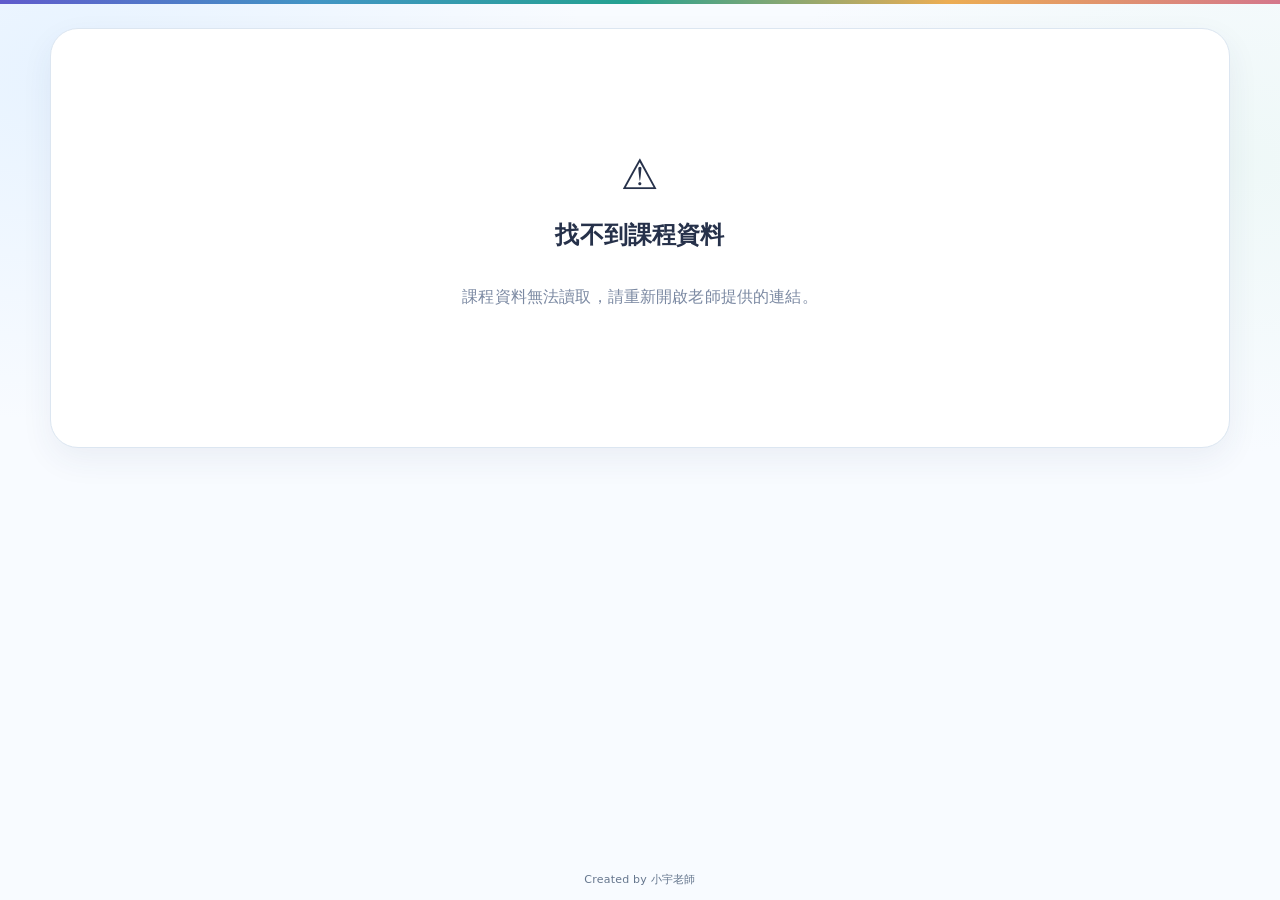
<file: course.html>
<!DOCTYPE html>
<html lang="zh-Hant">
<head>
  <meta charset="UTF-8" />
  <meta name="viewport" content="width=device-width, initial-scale=1.0" />
  <title>完整課程｜課堂互動工具</title>
  <link rel="icon" href="favicon.ico" sizes="any" />
  <link rel="stylesheet" href="app.css?v=2.36.6-motion" />
  <link rel="stylesheet" href="interface-polish.css?v=2.36.6-motion" />
  <link rel="stylesheet" href="theme-v2.36.5.css?v=2.36.6-motion" />
  <link rel="stylesheet" href="live-stance-v2.36.6.css?v=2.36.6-motion" />
  <script src="activity-modules.js?v=2.36.6-motion" defer></script>
  <script src="session-api.js?v=2.36.6-motion" defer></script>
  <script src="live-stance-motion.js?v=2.36.6-motion" defer></script>
  <script src="course.js?v=2.36.6-motion" defer></script>
</head>
<body class="course-player-page">
  <main class="course-player-shell">
    <section id="courseLoadingState" class="course-state-card">
      <div class="loader"></div>
      <p>正在載入完整課程…</p>
    </section>

    <section id="courseErrorState" class="course-state-card hidden">
      <div class="big-icon">⚠️</div>
      <h1>找不到課程資料</h1>
      <p id="courseErrorText" class="subtle">請重新開啟老師提供的課程連結。</p>
    </section>

    <section id="coursePlayerState" class="hidden">
      <header class="course-player-header">
        <div class="course-brand">
          <span id="courseCoverIcon" class="course-cover-icon">📚</span>
          <div>
            <p id="coursePlayerEyebrow" class="eyebrow">CLASSROOM INTERACTIVE</p>
            <h1 id="coursePlayerTitle">課程名稱</h1>
            <p id="coursePlayerSubtitle" class="subtle"></p>
            <div id="courseSessionBadge" class="student-session-badge hidden"></div>
            <div id="courseRealtimeStatus" class="student-realtime-status hidden">↻ 同步準備中</div>
            <div id="coursePresentationBadge" class="course-presentation-badge hidden">
              <span class="presentation-live-dot"></span>
              <strong id="coursePresentationViewLabel">教師投影 · 教材畫面</strong>
              <small id="coursePresentationSyncLabel">等待教師同步</small>
            </div>
          </div>
        </div>
        <div id="courseProgressWrap" class="course-progress-wrap">
          <div class="course-progress-meta">
            <span id="courseLessonLabel">第一節</span>
            <span id="courseStepCounter">1 / 1</span>
          </div>
          <div class="progress-track"><div id="courseProgressBar" class="progress-bar"></div></div>
        </div>
      </header>

      <section id="courseLessonIntro" class="course-lesson-intro hidden">
        <span class="section-kicker">LESSON GOAL</span>
        <strong id="courseLessonTitle"></strong>
        <p id="courseLessonGoal"></p>
      </section>

      <section id="courseNodeCard" class="course-node-card">
        <header class="course-node-head">
          <div>
            <span id="courseNodeKicker" class="section-kicker">目前內容</span>
            <h2 id="courseNodeTitle">教學節點</h2>
            <p id="courseNodeSubtitle" class="subtle"></p>
          </div>
          <span id="courseNodeStatus" class="status-chip">學習中</span>
        </header>
        <div id="courseNodeContent" class="course-node-content"></div>
      </section>

      <section id="coursePresentationResults" class="course-presentation-results hidden">
        <header class="presentation-results-head">
          <div>
            <span class="section-kicker">CLASS RESULTS</span>
            <h2 id="presentationResultsTitle">全班結果</h2>
            <p id="presentationResultsSubtitle" class="subtle">目前節點的匿名全班統計</p>
          </div>
          <span id="presentationResultsPhase" class="stage-badge">即時</span>
        </header>
        <div id="presentationResultMetrics" class="presentation-result-metrics"></div>
        <div id="presentationDistributionSection" class="presentation-distribution-section hidden">
          <div class="presentation-results-section-head">
            <strong>全班分布</strong>
            <span id="presentationDistributionTotal"></span>
          </div>
          <div id="presentationDistributionList" class="presentation-distribution-list"></div>
        </div>
        <div id="presentationConfidenceSection" class="presentation-distribution-section hidden">
          <div class="presentation-results-section-head">
            <strong>作答信心</strong>
            <span id="presentationConfidenceTotal"></span>
          </div>
          <div class="presentation-confidence-summary">
            <div><span>平均信心</span><strong id="presentationConfidenceAverage">—</strong></div>
            <p id="presentationConfidenceLabels" class="subtle">—</p>
          </div>
          <div id="presentationConfidenceDistribution" class="presentation-distribution-list"></div>
        </div>
        <div id="presentationSecondarySection" class="presentation-distribution-section hidden">
          <div class="presentation-results-section-head">
            <strong>進一步統計</strong>
            <span>排序越前，平均順位越小</span>
          </div>
          <div id="presentationSecondaryList" class="presentation-secondary-list"></div>
        </div>
        <div id="presentationTextWallSection" class="presentation-distribution-section hidden">
          <div class="presentation-results-section-head">
            <strong>匿名文字牆</strong>
            <span id="presentationTextWallTotal"></span>
          </div>
          <div id="presentationTextWall" class="presentation-text-wall"></div>
        </div>
        <div id="presentationWordCloudSection" class="presentation-distribution-section hidden">
          <div class="presentation-results-section-head">
            <strong>關鍵詞雲</strong>
            <span id="presentationWordCloudTotal"></span>
          </div>
          <div id="presentationWordCloud" class="presentation-word-cloud" aria-label="全班關鍵詞雲"></div>
        </div>

        <div id="presentationLiveStanceSection" class="presentation-distribution-section hidden">
          <div class="presentation-results-section-head">
            <strong>即時立場拉鋸</strong>
            <span id="presentationLiveStanceTotal"></span>
          </div>
          <div id="presentationLiveStanceBoard" class="live-stance-tug-board projection"></div>
        </div>
        <div id="presentationResultsEmpty" class="presentation-results-empty hidden">
          目前還沒有可以公開的全班結果。
        </div>
      </section>

      <nav class="course-player-nav" aria-label="課程導覽">
        <button id="coursePrevBtn" class="btn btn-secondary" type="button">← 上一步</button>
        <div id="courseActivityWait" class="course-activity-wait hidden">完成活動後即可繼續</div>
        <button id="courseNextBtn" class="btn btn-primary" type="button">下一步 →</button>
      </nav>
    </section>

    <section id="courseCompleteState" class="course-state-card hidden">
      <div class="big-icon">🎉</div>
      <h1>課程完成</h1>
      <p id="courseCompleteText" class="subtle">你已經完成這門課的所有步驟。</p>
      <button id="courseRestartBtn" class="btn btn-primary" type="button">從頭再看一次</button>
    </section>
  </main>

  <footer class="app-credit" aria-label="網站作者">
    Created by 小宇老師
  </footer>

</body>
</html>
</file>
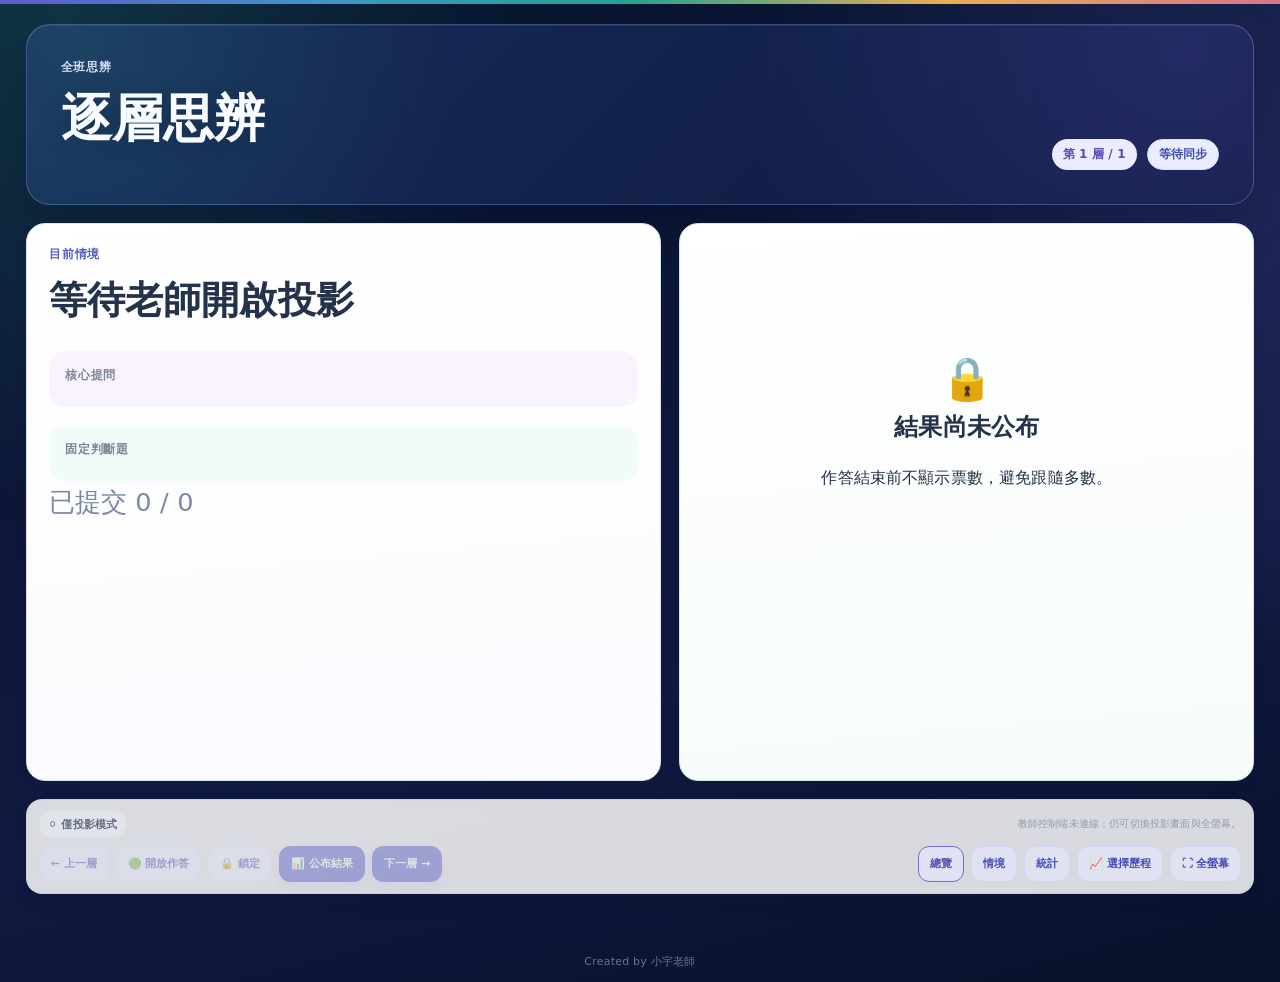
<file: deliberation-present.html>
<!DOCTYPE html>
<html lang="zh-Hant">
<head>
  <meta charset="UTF-8" />
  <meta name="viewport" content="width=device-width, initial-scale=1.0" />
  <title>逐層思辨｜全班投影</title>
  <link rel="icon" href="favicon.ico" sizes="any" />
  <link rel="stylesheet" href="app.css?v=2.36.6-motion" />
  <link rel="stylesheet" href="interface-polish.css?v=2.36.6-motion" />
  <link rel="stylesheet" href="theme-v2.36.5.css?v=2.36.6-motion" />
  <script src="activity-modules.js?v=2.36.6-motion" defer></script>
  <script src="deliberation-history.js?v=2.36.6-motion" defer></script>
  <script src="deliberation-present.js?v=2.36.6-motion" defer></script>
</head>
<body class="deliberation-presentation-page">
  <main class="deliberation-presentation-shell">
    <header class="deliberation-presentation-hero">
      <div>
        <p class="eyebrow">全班思辨</p>
        <h1 id="dpTitle">逐層思辨</h1>
        <p id="dpSource" class="subtle"></p>
      </div>
      <div class="deliberation-presentation-status">
        <span id="dpStage" class="stage-badge">第 1 層 / 1</span>
        <span id="dpRound" class="status-chip">等待同步</span>
      </div>
    </header>

    <section class="deliberation-presentation-grid">
      <article class="panel deliberation-presentation-content">
        <span class="summary-label">目前情境</span>
        <h2 id="dpLayerTitle">等待老師開啟投影</h2>
        <p id="dpLayerContent"></p>
        <div class="deliberation-presentation-question">
          <span>核心提問</span>
          <p id="dpLayerQuestion"></p>
        </div>
        <div class="deliberation-presentation-fixed">
          <span>固定判斷題</span>
          <p id="dpFixedQuestion"></p>
        </div>
        <p id="dpProgress" class="subtle">已提交 0 / 0</p>
      </article>

      <article class="panel deliberation-presentation-results">
        <div id="dpWaitingResults" class="centered-card">
          <div class="big-icon">🔒</div>
          <h2>結果尚未公布</h2>
          <p>作答結束前不顯示票數，避免跟隨多數。</p>
        </div>
        <div id="dpPublishedResults" class="hidden">
          <span class="summary-label">全班判斷分布</span>
          <div id="dpDistribution" class="stage-distribution-list"></div>
          <span class="summary-label deliberation-reason-heading">匿名理由</span>
          <div id="dpReasons" class="deliberation-reason-list"></div>
        </div>
      </article>
    </section>

    <section id="dpHistoryPanel" class="panel dp-history-panel hidden" aria-label="全班選擇歷程">
      <div class="dp-history-heading"><div><span class="summary-label">CHOICE JOURNEY</span><h2>全班選擇歷程</h2><p>橫向比較每一層判斷；↻ 代表學生改變選擇。</p></div><span class="dp-history-privacy">匿名投影 · 僅顯示已公布的選擇</span></div>
      <div id="dpHistoryContent" class="deliberation-history-view"></div>
    </section>

    <section class="deliberation-presentation-control-dock" aria-label="投影課堂控制">
      <div class="dp-control-status-row">
        <span id="dpControlStatus" class="dp-control-status offline">⚪ 僅投影模式</span>
        <small id="dpControlHint">教師控制端連線後，可直接在這裡操作課堂流程。</small>
      </div>

      <div class="dp-control-groups">
        <div class="dp-control-group" aria-label="課堂流程控制">
          <button id="dpPreviousBtn" class="btn btn-secondary dp-session-control" type="button">← 上一層</button>
          <button id="dpOpenBtn" class="btn btn-secondary dp-session-control" type="button">🟢 開放作答</button>
          <button id="dpLockBtn" class="btn btn-secondary dp-session-control" type="button">🔒 鎖定</button>
          <button id="dpPublishBtn" class="btn btn-primary dp-session-control" type="button">📊 公布結果</button>
          <button id="dpNextBtn" class="btn btn-primary dp-session-control" type="button">下一層 →</button>
        </div>

        <div class="dp-control-group dp-local-controls" aria-label="投影顯示控制">
          <button id="dpViewOverviewBtn" class="btn btn-secondary active" type="button">總覽</button>
          <button id="dpViewContentBtn" class="btn btn-secondary" type="button">情境</button>
          <button id="dpViewResultsBtn" class="btn btn-secondary" type="button">統計</button>
          <button id="dpViewHistoryBtn" class="btn btn-secondary" type="button">📈 選擇歷程</button>
          <button id="dpFullscreenBtn" class="btn btn-secondary" type="button">⛶ 全螢幕</button>
        </div>
      </div>
    </section>
  </main>

  <footer class="app-credit" aria-label="網站作者">
    Created by 小宇老師
  </footer>

</body>
</html>
</file>
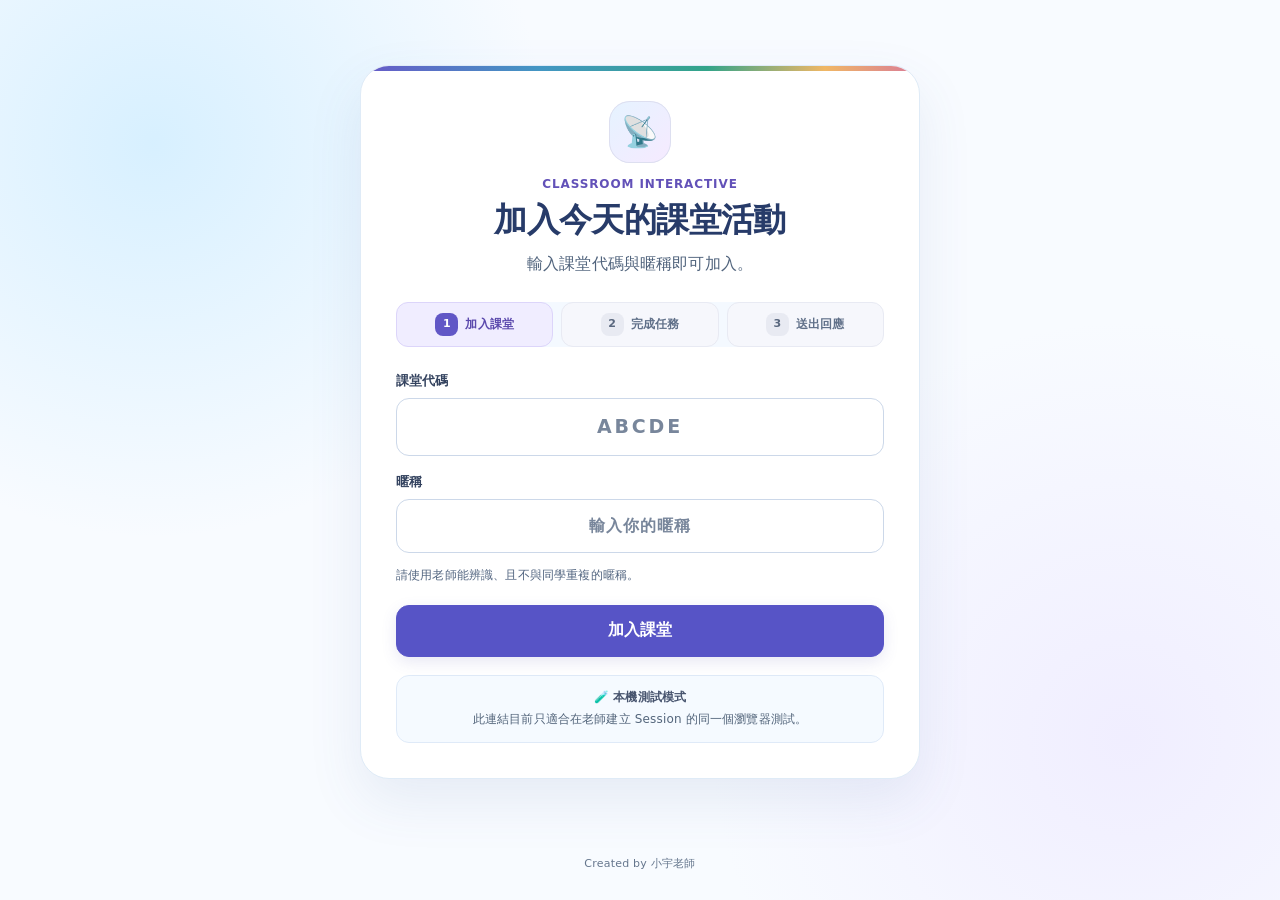
<file: join.html>
<!DOCTYPE html>
<html lang="zh-Hant">
<head>
  <meta charset="UTF-8" />
  <meta name="viewport" content="width=device-width, initial-scale=1.0" />
  <title>加入課堂活動</title>
  <link rel="icon" href="favicon.ico" sizes="any" />
  <link rel="stylesheet" href="app.css?v=2.36.6-motion" />
  <link rel="stylesheet" href="interface-polish.css?v=2.36.6-motion" />
  <link rel="stylesheet" href="theme-v2.36.5.css?v=2.36.6-motion" />
  <script src="activity-modules.js?v=2.36.6-motion" defer></script>
  <script src="session-api.js?v=2.36.6-motion" defer></script>
  <script src="join.js?v=2.36.6-motion" defer></script>
</head>
<body class="student-page join-page">
  <main class="join-shell">
    <section class="join-card">
      <div class="join-icon">📡</div>
      <p id="joinEyebrow" class="eyebrow">課堂活動</p>
      <h1 id="joinTitle">準備開始今天的活動</h1>
      <p id="joinSubtitle" class="subtle">輸入老師提供的課堂代碼與暱稱，就可以進入活動。</p>
      <div class="join-step-strip" aria-label="課堂活動步驟">
        <span class="join-step is-current"><b>1</b>加入課堂</span>
        <span class="join-step"><b>2</b>完成任務</span>
        <span class="join-step"><b>3</b>送出回應</span>
      </div>

      <form id="joinForm" class="join-form">
        <label id="joinCodeField" class="field">
          <span>課堂代碼</span>
          <input id="joinCode" type="text" maxlength="5" inputmode="text" autocomplete="off" placeholder="ABCDE" required />
        </label>
        <label class="field">
          <span>暱稱</span>
          <input id="studentCode" type="text" maxlength="24" inputmode="text" autocomplete="off" placeholder="輸入你的暱稱" required />
          <small class="field-help">請使用老師能辨識、且不與同學重複的暱稱。</small>
        </label>
        <button id="joinSubmitBtn" class="btn btn-primary join-submit" type="submit">加入課堂</button>
      </form>

      <div id="joinModeNotice" class="join-mode-notice"></div>
      <div id="joinError" class="join-error hidden" role="alert"></div>
    </section>
  </main>

  <footer class="app-credit" aria-label="網站作者">
    Created by 小宇老師
  </footer>

</body>
</html>
</file>
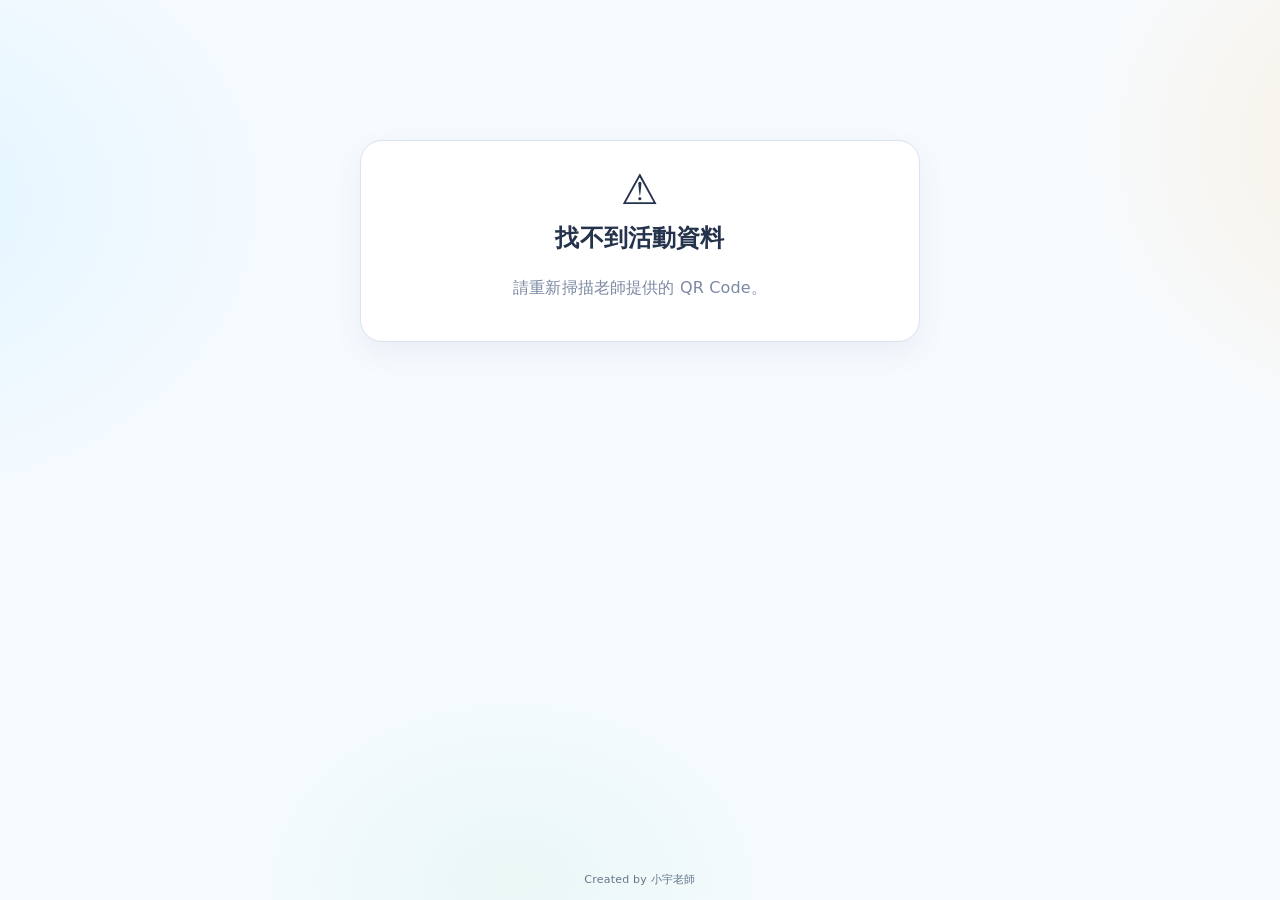
<file: play.html>
<!DOCTYPE html>
<html lang="zh-Hant">
<head>
  <meta charset="UTF-8" />
  <meta name="viewport" content="width=device-width, initial-scale=1.0" />
  <title>課堂互動活動</title>
  <link rel="icon" href="favicon.ico" sizes="any" />
  <link rel="stylesheet" href="app.css?v=2.36.6-motion" />
  <link rel="stylesheet" href="interface-polish.css?v=2.36.6-motion" />
  <link rel="stylesheet" href="theme-v2.36.5.css?v=2.36.6-motion" />
  <script src="activity-modules.js?v=2.36.6-motion" defer></script>
  <script src="session-api.js?v=2.36.6-motion" defer></script>
  <script src="play.js?v=2.36.6-motion" defer></script>
</head>
<body class="student-page">
  <main id="studentApp" class="student-shell">
    <section id="loadingState" class="student-card centered-card">
      <div class="loader"></div>
      <p>正在載入活動…</p>
    </section>

    <section id="errorState" class="student-card centered-card hidden">
      <div class="big-icon">⚠️</div>
      <h1>找不到活動資料</h1>
      <p class="subtle">請重新掃描老師提供的 QR Code。</p>
    </section>

    <section id="activityState" class="hidden">
      <header class="student-hero">
        <div>
          <p id="studentHeroEyebrow" class="eyebrow">CLASSROOM INTERACTIVE</p>
          <h1 id="studentTitle">活動名稱</h1>
          <p id="studentSubtitle" class="subtle"></p>
        <div id="studentSessionBadge" class="student-session-badge hidden"></div>
        <div id="studentRealtimeStatus" class="student-realtime-status hidden">↻ 同步準備中</div>
        </div>
        <div id="studentProgressWrap" class="progress-wrap">
          <div class="progress-meta">
            <span class="student-progress-label">目前進度 <strong id="caseCounter">1 / 1</strong></span>
            <span id="progressText">0%</span>
          </div>
          <div class="progress-track" aria-hidden="true">
            <div id="progressBar" class="progress-bar"></div>
          </div>
        </div>
      </header>

      <section id="missionCard" class="student-card mission-card">
        <div id="missionHeading" class="mission-heading">
          <div>
            <span id="studentCaseIndex" class="section-kicker">任務 01</span>
            <h2 id="studentCaseTitle">材料名稱</h2>
            <div id="studentWorkMedia" class="student-work-media hidden"><img id="studentWorkImage" alt="" /></div>
            <div id="studentCaseIntro" class="work-intro hidden"></div>
            <p id="studentCasePrompt" class="case-prompt subtle"></p>
          </div>
          <span id="lockBadge" class="status-chip">分析中</span>
        </div>

        <div id="elementTypeInteraction" class="element-type-interaction hidden">
          <section id="elementStepPanel" class="classification-step">
            <div class="classification-step-head">
              <span class="step-number">STEP 1</span>
              <div>
                <h3>先找出重要依據</h3>
                <p>先不要急著做最後判斷，從材料中找出能支持你的特徵、證據或資訊。</p>
              </div>
            </div>
            <div id="elementChoiceGrid" class="classification-choice-grid"></div>
            <div class="classification-step-footer">
              <span id="elementSelectionStatus">已選 0 個依據</span>
              <button id="elementToTypeBtn" class="btn btn-primary">下一步：進行分類</button>
            </div>
          </section>

          <section id="typeStepPanel" class="classification-step hidden">
            <div class="classification-step-head">
              <span class="step-number">STEP 2</span>
              <div>
                <h3>根據剛才的依據進行分類</h3>
                <p>看看你選出的依據，目前哪一個分類或答案最合理？</p>
              </div>
            </div>

            <div class="chosen-evidence-box">
              <span class="summary-label">我找到的判斷依據</span>
              <div id="chosenElementCloud" class="keyword-cloud"></div>
            </div>

            <div id="typeChoiceGrid" class="type-choice-grid"></div>

            <div class="classification-step-footer">
              <button id="typeBackBtn" class="btn btn-secondary">← 回去調整依據</button>
              <button id="submitElementTypeBtn" class="btn btn-primary">提交分類判斷</button>
            </div>
          </section>
        </div>

        <div id="progressiveInteraction" class="progressive-interaction hidden">
          <section class="progressive-clue-board">
            <div class="progressive-student-head">
              <div>
                <span id="progressiveStageKicker" class="step-number">資訊 1 / 1</span>
                <h3>目前你知道了什麼？</h3>
              </div>
              <span id="progressiveSyncBadge" class="sync-badge">個人預覽</span>
            </div>
            <div id="progressiveClueList" class="progressive-clue-list"></div>
          </section>

          <section id="progressiveJudgementPanel" class="classification-step progressive-judgement-panel">
            <div class="classification-step-head">
              <span class="step-number">判斷</span>
              <div><h3>根據目前資訊，你怎麼判斷？</h3><p>可以保留上一階段答案，也可以因為新資訊改變判斷。</p></div>
            </div>
            <div id="progressiveTypeGrid" class="type-choice-grid"></div>
            <div class="classification-step-footer">
              <span id="progressivePreviousAnswer">這是你的第一次判斷。</span>
              <button id="submitProgressiveBtn" class="btn btn-primary">提交這一層判斷</button>
            </div>
          </section>

          <section id="progressiveWaitingPanel" class="progressive-waiting-panel hidden">
            <div class="waiting-icon">⏳</div>
            <h3>這一層已提交</h3>
            <p id="progressiveWaitingText">等待老師公開下一項資訊…</p>
            <button id="selfNextClueBtn" class="btn btn-primary hidden" type="button">公開下一項資訊 →</button>
          </section>
        </div>

        <div id="openClassificationInteraction" class="open-classification-interaction hidden">
          <section class="classification-step">
            <div class="classification-step-head">
              <span id="openClassificationPhaseKicker" class="step-number">STEP 1</span>
              <div>
                <h3 id="openClassificationPhaseTitle">先做你的第一次判斷</h3>
                <p id="openClassificationPhaseHelp">選出目前最合理的分類，並用材料中的特徵、證據或資訊支持你的判斷。</p>
              </div>
              <span id="openClassificationSyncBadge" class="sync-badge">個人預覽</span>
            </div>

            <div class="open-evidence-section">
              <div class="mini-heading">
                <span>判斷依據</span>
                <small id="openEvidenceRequirement">至少選 2 個</small>
              </div>
              <div id="openEvidenceGrid" class="classification-choice-grid"></div>
              <div id="openEvidenceStatus" class="open-evidence-status">已選 0 個證據</div>
            </div>

            <div class="open-type-section">
              <div class="mini-heading">
                <span>目前最合理的分類</span>
                <small>沒有唯一答案，但要能用內容說明</small>
              </div>
              <div id="openTypeGrid" class="type-choice-grid"></div>
            </div>

            <div id="openOriginalSummary" class="open-original-summary hidden"></div>

            <div id="openChangeReasonBlock" class="open-change-reason-block hidden">
              <span class="summary-label">這次判斷和原本相比，為什麼會這樣？</span>
              <div class="open-reason-grid">
                <label><input type="radio" name="openChangeReason" value="發現新的判斷依據" /><span>發現新的判斷依據</span></label>
                <label><input type="radio" name="openChangeReason" value="被同學的理由說服" /><span>被同學的理由說服</span></label>
                <label><input type="radio" name="openChangeReason" value="原本忽略了某項資訊" /><span>原本忽略了某項資訊</span></label>
                <label><input type="radio" name="openChangeReason" value="我沒有改變答案" /><span>我沒有改變答案</span></label>
              </div>
            </div>

            <div class="classification-step-footer">
              <span id="openSubmissionHint">準備好後送出你的初次判斷。</span>
              <button id="submitOpenClassificationBtn" class="btn btn-primary">提交初次判斷</button>
            </div>
          </section>
        </div>

        <div id="openClassificationWaitingPanel" class="open-classification-waiting-panel hidden">
          <div class="waiting-icon">💬</div>
          <p class="section-kicker">全班比較</p>
          <h3 id="openWaitingTitle">初次判斷已提交</h3>
          <p id="openWaitingText">看看全班目前怎麼分類，再準備說明自己的判斷依據。</p>

          <div class="open-own-answer">
            <span class="summary-label">我的判斷</span>
            <div id="openOwnType" class="result-type-card"></div>
            <div id="openOwnEvidence" class="keyword-cloud"></div>
          </div>

          <div class="open-class-stats">
            <span class="summary-label">全班分類分布</span>
            <div id="openStudentDistribution" class="stage-distribution-list"></div>
          </div>

          <div class="discussion-question">
            <span class="summary-label">討論提示</span>
            <p id="openStudentDiscussionPrompt"></p>
          </div>

          <div class="open-waiting-actions">
            <span id="openStageWaitingMessage">等待老師開放重新判斷…</span>
            <button id="openPreviewRejudgeBtn" class="btn btn-primary hidden" type="button">進入重新判斷（預覽）</button>
          </div>
        </div>

        <div id="rankingInteraction" class="wave-student-interaction hidden">
          <section class="wave-student-card">
            <div class="classification-step-head">
              <span class="step-number">排序</span>
              <div><h3 id="rankingStudentQuestion">請依優先順序排列</h3><p>可直接拖曳，也可以使用上下按鈕調整。</p></div>
            </div>
            <div id="rankingStudentList" class="ranking-student-list"></div>
            <div class="classification-step-footer"><span>最上方代表第一順位</span><button id="submitRankingBtn" class="btn btn-primary" type="button">提交排序</button></div>
          </section>
        </div>

        <div id="openTextInteraction" class="wave-student-interaction hidden">
          <section class="wave-student-card">
            <div class="classification-step-head">
              <span class="step-number">短答</span>
              <div><h3 id="openTextStudentQuestion">寫下你的想法</h3><p>用自己的話回答即可，不需要追求標準答案。</p></div>
            </div>
            <label class="field open-text-student-field"><textarea id="openTextStudentInput" rows="6" aria-label="你的短答內容"></textarea><small id="openTextCharCount">0 / 240</small></label>
            <div class="classification-step-footer"><span>送出後老師會在文字牆看到這則回覆。</span><button id="submitOpenTextBtn" class="btn btn-primary" type="button">提交文字</button></div>
          </section>
        </div>



        <div id="questionWallInteraction" class="wave-student-interaction hidden">
          <section class="wave-student-card question-wall-student-card">
            <div class="classification-step-head">
              <span class="step-number">提問</span>
              <div><h3 id="questionWallStudentQuestion">你最想追問什麼？</h3><p>你的名字不會顯示給同學。送出後可以看看大家還在意哪些問題，也能回應同學。</p></div>
            </div>
            <label class="field open-text-student-field"><textarea id="questionWallStudentInput" rows="4" aria-label="你的匿名提問"></textarea><small id="questionWallCharCount">0 / 180</small></label>
            <div class="classification-step-footer"><span id="questionWallSubmitStatus">尚未提出問題</span><button id="submitQuestionWallBtn" class="btn btn-primary" type="button">匿名送出問題</button></div>
          </section>
          <section class="wave-student-card question-wall-browse-card">
            <div class="question-wall-browser-head"><div><span class="summary-label">全班匿名提問</span><p id="questionWallBrowseHelp">按「＋1 我也想知道」表示共同關注；展開回應可匿名補充想法。</p></div><div class="question-wall-sort-tabs" role="group" aria-label="提問排序"><button id="questionWallHotBtn" class="btn btn-secondary active" type="button">🔥 熱門</button><button id="questionWallNewBtn" class="btn btn-ghost" type="button">🕒 最新</button></div></div>
            <div id="questionWallStudentList" class="question-wall-list"><div class="empty-v15">目前還沒有匿名提問。</div></div>
          </section>
        </div>


        <div id="groupConsensusInteraction" class="wave-student-interaction hidden">
          <section class="wave-student-card group-consensus-student-card">
            <div class="classification-step-head">
              <span id="groupConsensusStudentPhase" class="step-number">個人</span>
              <div><h3 id="groupConsensusStudentQuestion">先做自己的判斷</h3><p id="groupConsensusStudentHelp">先獨立選擇，不需要先和同學討論。</p></div>
              <span id="groupConsensusStudentSyncBadge" class="sync-badge">等待同步</span>
            </div>
            <div id="groupConsensusOwnSummary" class="group-consensus-own-summary hidden"></div>
            <div id="groupConsensusGroupCard" class="group-consensus-members-card hidden"></div>
            <div id="groupConsensusStudentOptions" class="deliberation-choice-grid"></div>
            <label id="groupConsensusReasonField" class="field group-consensus-reason-field hidden"><span id="groupConsensusReasonLabel">共識理由</span><textarea id="groupConsensusReasonInput" rows="4"></textarea><small id="groupConsensusReasonCounter">0 / 220</small></label>
            <div class="classification-step-footer"><span id="groupConsensusStudentStatus">尚未選擇</span><button id="submitGroupConsensusBtn" class="btn btn-primary" type="button">提交個人判斷</button></div>
          </section>
          <section id="groupConsensusWaitingPanel" class="progressive-waiting-panel hidden">
            <div class="waiting-icon">👥</div><h3>個人判斷已提交</h3><p>等待老師完成分組並開放小組討論…</p>
          </section>
        </div>


        <div id="predictRevealInteraction" class="wave-student-interaction hidden">
          <section id="predictInitialPanel" class="wave-student-card">
            <div class="classification-step-head"><span class="step-number">預測</span><div><h3 id="predictStudentQuestion">先做你的預測</h3><p>只根據目前資訊作答；第二階段會揭曉新資訊。</p></div></div>
            <div id="predictInitialOptions" class="deliberation-choice-grid"></div>
            <div class="classification-step-footer"><span id="predictInitialStatus">尚未選擇</span><button id="submitPredictInitialBtn" class="btn btn-primary" type="button">提交預測</button></div>
          </section>
          <section id="predictWaitingPanel" class="progressive-waiting-panel hidden"><div class="waiting-icon">⏳</div><h3>預測已提交</h3><p>等待老師揭曉新資訊並開放再次判斷。</p><button id="predictLocalRevealBtn" class="btn btn-primary hidden" type="button">查看揭曉 →</button></section>
          <section id="predictFinalPanel" class="wave-student-card hidden">
            <div class="predict-reveal-card"><span class="summary-label">結果揭曉</span><h3 id="predictRevealTitleText">揭曉</h3><p id="predictRevealContentText"></p></div>
            <div class="classification-step-head"><span class="step-number">再判斷</span><div><h3 id="predictRejudgePromptText">看完揭曉後，你現在怎麼判斷？</h3><p>可以維持原本答案，也可以改變。</p></div></div>
            <div id="predictFinalOptions" class="deliberation-choice-grid"></div>
            <div class="classification-step-footer"><span id="predictFinalStatus">尚未選擇</span><button id="submitPredictFinalBtn" class="btn btn-primary" type="button">提交再次判斷</button></div>
          </section>
        </div>


        <div id="liveStanceInteraction" class="wave-student-interaction hidden">
          <section class="wave-student-card live-stance-student-card">
            <div class="classification-step-head">
              <span class="step-number">即時立場</span>
              <div><h3 id="liveStanceStudentQuestion">你目前站在哪一邊？</h3><p>老師說明過程中，你可以隨時改變目前立場；每次點選都會立即同步。</p></div>
              <span id="liveStanceStudentStateBadge" class="sync-badge">開放表態</span>
            </div>
            <div id="liveStanceStudentChoices" class="live-stance-student-choices"></div>
            <div class="live-stance-student-status">
              <strong id="liveStanceStudentCurrent">尚未表態</strong>
              <span id="liveStanceStudentHint">選擇後可隨時換邊。</span>
            </div>
          </section>
        </div>

        <div id="deliberationInteraction" class="deliberation-interaction hidden">
          <section class="deliberation-layer-board">
            <div class="progressive-student-head">
              <div><span id="deliberationStageKicker" class="step-number">第 1 層 / 1</span><h3>目前公開資訊</h3></div>
              <span id="deliberationSyncBadge" class="sync-badge">教師同步</span>
            </div>
            <p id="deliberationSourceNoteText" class="student-context-note hidden"></p>
            <div id="deliberationReleasedLayers" class="deliberation-released-layers"></div>
          </section>
          <section id="deliberationAnswerPanel" class="classification-step">
            <div class="classification-step-head">
              <span class="step-number">判斷</span>
              <div><h3 id="deliberationFixedQuestionText">就目前資訊，你怎麼判斷？</h3><p id="deliberationLayerQuestionText"></p></div>
            </div>
            <div id="deliberationChoiceGrid" class="deliberation-choice-grid"></div>

            <label id="deliberationReasonTextField" class="field">
              <span>我的理由 <small id="deliberationReasonRequirement">必填</small></span>
              <textarea id="deliberationReasonInput" rows="4" placeholder="本層最影響我的資訊是＿＿，因為＿＿。"></textarea>
            </label>

            <div id="deliberationReasonChoiceField" class="field hidden">
              <span>我的理由 <small id="deliberationReasonChoiceRequirement">必填</small></span>
              <div id="deliberationReasonChoiceGrid" class="deliberation-reason-choice-grid"></div>
              <label class="deliberation-reason-choice deliberation-reason-other-choice">
                <input id="deliberationReasonOtherCheck" type="checkbox">
                <span>其他</span>
              </label>
              <textarea id="deliberationReasonOtherInput" class="hidden" rows="3" placeholder="請填寫其他理由"></textarea>
              <small id="deliberationReasonChoiceHelp" class="field-help">可複選；若都不符合，可以勾選「其他」再自行填寫。</small>
            </div>

            <label class="field"><span>我還需要知道什麼？ <small id="deliberationNeedRequirement">選填</small></span><textarea id="deliberationNeedInput" rows="3" placeholder="如果還需要更多資訊，可以寫在這裡。"></textarea></label>
            <div class="classification-step-footer"><span id="deliberationSubmitHint">答案沒有對錯，請留下你此刻真正的判斷。</span><button id="submitDeliberationBtn" class="btn btn-primary" type="button">提交本層判斷</button></div>
          </section>
          <section id="deliberationWaitingPanel" class="progressive-waiting-panel hidden">
            <div class="waiting-icon">⏳</div><h3 id="deliberationWaitingTitle">這一層已提交</h3><p id="deliberationWaitingText">等待老師結束作答與公布結果。</p>
          </section>
          <section id="deliberationPublishedPanel" class="deliberation-published-panel hidden">
            <div class="open-class-stats"><span class="summary-label">全班判斷分布</span><div id="deliberationStudentDistribution" class="stage-distribution-list"></div></div>
            <div class="deliberation-anonymous-reasons"><span class="summary-label">匿名理由</span><div id="deliberationStudentReasons" class="deliberation-reason-list"></div></div>
            <label class="field deliberation-post-note"><span>討論後補記 <small>選填，不會覆蓋原始答案</small></span><textarea id="deliberationPostNoteInput" rows="3" placeholder="討論後，你想補充或修正哪些想法？"></textarea></label>
            <button id="submitDeliberationPostNoteBtn" class="btn btn-secondary" type="button">儲存討論後補記</button>
            <button id="deliberationPreviewNextBtn" class="btn btn-primary hidden" type="button">下一層 →</button>
          </section>
          <section id="deliberationHistoryPanel" class="deliberation-history-panel hidden">
            <div class="mini-heading"><span>我的判斷歷程</span><small>沒有對錯、得分或排行榜</small></div>
            <div id="deliberationHistoryList" class="deliberation-history-list"></div>
            <div id="deliberationReflectionPanel" class="deliberation-reflection-panel hidden">
              <h3>最後回看自己的思考</h3>
              <label class="field"><span id="deliberationReflectionKeyLabel">哪一層最影響你？為什麼？</span><textarea id="deliberationReflectionKeyInput" rows="3"></textarea></label>
              <label class="field"><span id="deliberationReflectionValueLabel">你得知了新事實、修正了假設，還是重新衡量某個價值？</span><textarea id="deliberationReflectionValueInput" rows="3"></textarea></label>
              <label class="field"><span id="deliberationReflectionActionLabel">如果你是店員，會如何處理並回覆顧客？</span><textarea id="deliberationReflectionActionInput" rows="3"></textarea></label>
              <label class="field"><span id="deliberationReflectionExtensionLabel">假設情境延伸</span><textarea id="deliberationReflectionExtensionInput" rows="3"></textarea></label>
              <button id="submitDeliberationReflectionBtn" class="btn btn-primary" type="button">提交最後反思</button>
              <p id="deliberationReflectionStatus" class="subtle"></p>
            </div>
          </section>
        </div>

        <div id="interactionArea">
          <div class="interaction-grid">
            <section>
              <div class="mini-heading">
                <span>可選項目</span>
                <small>點一下或拖曳到右側</small>
              </div>
              <div id="cardPool" class="card-pool drop-zone"></div>
            </section>

            <section>
              <div class="mini-heading">
                <span>我的判斷</span>
                <small>放入最符合材料的項目</small>
              </div>
              <div id="answerZone" class="answer-zone drop-zone">
                <div id="emptyHint" class="empty-hint">把你選中的字卡放到這裡</div>
              </div>
            </section>
          </div>

          <div class="student-actions">
            <button id="resetCaseBtn" class="btn btn-secondary">重新選擇</button>
            <button id="submitCaseBtn" class="btn btn-primary">送出判斷</button>
          </div>
        </div>



        <section id="confidencePanel" class="confidence-student-panel hidden">
          <div class="confidence-student-head"><div><span class="summary-label">信心程度</span><strong>你對這次答案有多確定？</strong></div><span id="confidenceStatus">尚未選擇</span></div>
          <div id="confidenceChoiceGrid" class="confidence-choice-grid"></div>
          <div class="confidence-end-labels"><span id="confidenceLowLabel"></span><span id="confidenceHighLabel"></span></div>
        </section>

        <div id="feedbackPanel" class="feedback-panel hidden">
          <div id="feedbackIcon" class="feedback-icon">✨</div>
          <h3 id="feedbackTitle">判斷結果</h3>
          <p id="feedbackText"></p>
          <button id="revealBtn" class="btn btn-accent">看看這些選擇指向哪裡</button>
        </div>

        <div id="revealPanel" class="reveal-panel hidden">
          <p class="section-kicker">結果揭曉</p>
          <div id="keywordCloud" class="keyword-cloud"></div>
          <div class="reveal-title-wrap">
            <span class="sparkle">✦</span>
            <h2 id="revealTitle"></h2>
            <span class="sparkle">✦</span>
          </div>
          <p id="revealDescription" class="reveal-description"></p>

          <button id="nextCaseBtn" class="btn btn-primary">下一關</button>
        </div>

        <div id="progressiveResultPanel" class="progressive-result-panel hidden">
          <p class="section-kicker">判斷歷程</p>
          <div class="classification-result-heading">
            <div class="big-icon">🧭</div>
            <div><h2>哪一項資訊讓你改變想法？</h2><p class="subtle">回頭看看每一階段的判斷變化，再準備和全班分享你的理由。</p></div>
          </div>
          <div id="progressiveHistoryList" class="progressive-history-list"></div>
          <div id="progressiveReferenceResult" class="progressive-reference-result hidden"></div>
          <button id="progressiveFinishBtn" class="btn btn-primary">完成活動</button>
        </div>

        <div id="elementTypeResultPanel" class="element-type-result-panel hidden">
          <p class="section-kicker">分類結果</p>
          <div class="classification-result-heading">
            <div id="elementTypeResultIcon" class="big-icon">🧠</div>
            <div>
              <h2 id="elementTypeResultTitle">來比較你的判斷</h2>
              <p id="elementTypeResultText" class="subtle"></p>
            </div>
          </div>

          <div class="classification-result-grid">
            <section>
              <span class="summary-label">你的判斷依據</span>
              <div id="studentElementResult" class="keyword-cloud"></div>
              <span class="summary-label result-type-label">你的分類判斷</span>
              <div id="studentTypeResult" class="result-type-card"></div>
            </section>
            <section>
              <span class="summary-label">參考依據</span>
              <div id="referenceElementResult" class="keyword-cloud"></div>
              <span class="summary-label result-type-label">參考分類</span>
              <div id="referenceTypeResult" class="result-type-card"></div>
            </section>
          </div>

          <button id="elementTypeNextBtn" class="btn btn-primary">下一關</button>
        </div>

        <div id="openClassificationResultPanel" class="open-classification-result-panel hidden">
          <p class="section-kicker">重新判斷完成</p>
          <div class="classification-result-heading">
            <div class="big-icon">🗣️</div>
            <div>
              <h2>比較原本與最後的判斷</h2>
              <p class="subtle">重要的不是一定要改答案，而是能說明自己的判斷有沒有改變，以及為什麼。</p>
            </div>
          </div>

          <div class="open-comparison-grid">
            <section>
              <span class="summary-label">初次判斷</span>
              <div id="openInitialTypeResult" class="result-type-card"></div>
              <div id="openInitialEvidenceResult" class="keyword-cloud"></div>
            </section>
            <section>
              <span class="summary-label">最終判斷</span>
              <div id="openFinalTypeResult" class="result-type-card"></div>
              <div id="openFinalEvidenceResult" class="keyword-cloud"></div>
            </section>
          </div>

          <div class="open-reason-result">
            <span class="summary-label">我的改變原因</span>
            <strong id="openFinalReason">—</strong>
          </div>

          <div class="open-final-stats-grid">
            <section>
              <span class="summary-label">全班初次分布</span>
              <div id="openInitialDistributionResult" class="stage-distribution-list"></div>
            </section>
            <section>
              <span class="summary-label">全班最終分布</span>
              <div id="openFinalDistributionResult" class="stage-distribution-list"></div>
            </section>
          </div>

          <button id="openClassificationFinishBtn" class="btn btn-primary">完成活動</button>
        </div>

        <div id="discussionPanel" class="discussion-panel hidden">
          <p class="section-kicker">討論時間</p>
          <div class="discussion-heading">
            <div class="big-icon">💬</div>
            <div>
              <h2>沒有唯一答案</h2>
              <p class="subtle">同一份材料可能同時支持不同判斷。先看看自己的選擇，再和同學比較你們使用了哪些依據。</p>
            </div>
          </div>

          <div class="selection-summary">
            <span class="summary-label">我選擇的標籤</span>
            <div id="selectedTagCloud" class="keyword-cloud discussion-tag-cloud"></div>
          </div>

          <div class="discussion-question">
            <span class="summary-label">討論提示</span>
            <p id="discussionPromptText"></p>
          </div>

          <button id="discussionNextBtn" class="btn btn-primary">下一關</button>
        </div>
      </section>

      <section id="completePanel" class="student-card complete-card hidden">
        <div class="big-icon">🏁</div>
        <p class="section-kicker">挑戰完成</p>
        <h2>任務全部完成！</h2>
        <p id="completeText">你已經完成所有關卡。現在回頭看看：哪些資訊或依據最影響你的判斷？</p>
        <button id="restartBtn" class="btn btn-secondary">重新挑戰</button>
      </section>
    </section>
  </main>
  <div id="studentToast" class="toast" role="status" aria-live="polite"></div>

  <footer class="app-credit" aria-label="網站作者">
    Created by 小宇老師
  </footer>

</body>
</html>
</file>
<file: app.css>
/* =========================================================
   Source: styles.css
   ========================================================= */
:root {
  --bg: #f5f7fb;
  --panel: #ffffff;
  --text: #1e293b;
  --muted: #64748b;
  --line: #e2e8f0;
  --primary: #4f46e5;
  --primary-dark: #3730a3;
  --accent: #f59e0b;
  --accent-dark: #b45309;
  --success: #16a34a;
  --danger: #dc2626;
  --soft: #eef2ff;
  --shadow: 0 14px 40px rgba(15, 23, 42, .08);
  --radius: 20px;
}

* { box-sizing: border-box; }

html { scroll-behavior: auto; }

body {
  margin: 0;
  min-height: 100vh;
  font-family: "Noto Sans TC", "PingFang TC", "Microsoft JhengHei", system-ui, sans-serif;
  color: var(--text);
  background: var(--bg);
}

button, input, textarea, a {
  font: inherit;
}

button, a {
  -webkit-tap-highlight-color: transparent;
}

h1, h2, h3, p {
  margin-top: 0;
}

.hidden { display: none !important; }

.topbar {
  max-width: 1500px;
  margin: 0 auto;
  padding: 28px 30px 18px;
  display: flex;
  gap: 20px;
  align-items: flex-start;
  justify-content: space-between;
}

.topbar h1,
.student-hero h1 {
  margin-bottom: 8px;
  font-size: clamp(28px, 4vw, 46px);
  letter-spacing: -.04em;
}

.eyebrow,
.section-kicker {
  margin-bottom: 7px;
  font-size: 12px;
  font-weight: 800;
  letter-spacing: .14em;
  color: var(--primary);
}

.subtle {
  color: var(--muted);
  line-height: 1.65;
}

.layout {
  max-width: 1500px;
  margin: 0 auto;
  padding: 0 30px 40px;
  display: grid;
  grid-template-columns: 300px minmax(0, 1fr);
  gap: 22px;
  align-items: start;
}

.panel,
.student-card {
  background: var(--panel);
  border: 1px solid var(--line);
  border-radius: var(--radius);
  box-shadow: var(--shadow);
}

.panel {
  padding: 22px;
}

.library-panel {
  position: sticky;
  top: 18px;
}

.panel-heading,
.editor-toolbar,
.editor-title-row,
.case-card-header,
.mission-heading,
.progress-meta,
.mini-heading,
.student-actions,
.sticky-actions,
.dialog-actions,
.copy-row {
  display: flex;
  align-items: center;
  justify-content: space-between;
  gap: 12px;
}

.panel-heading h2,
.editor-toolbar h3 {
  margin: 0;
}

.activity-list {
  display: grid;
  gap: 10px;
  margin: 18px 0 20px;
}

.activity-item {
  border: 1px solid var(--line);
  background: #fff;
  border-radius: 14px;
  padding: 14px;
  cursor: pointer;
  transition: .18s ease;
}

.activity-item:hover {
  transform: translateY(-1px);
  border-color: #c7d2fe;
}

.activity-item.active {
  border-color: var(--primary);
  background: var(--soft);
}

.activity-item strong {
  display: block;
  margin-bottom: 4px;
}

.activity-item small {
  color: var(--muted);
}

.tip-box {
  border-radius: 14px;
  padding: 14px;
  background: #fff7ed;
  color: #7c2d12;
  line-height: 1.55;
  font-size: 13px;
}

.tip-box p { margin: 6px 0 0; }

.status-chip {
  display: inline-flex;
  align-items: center;
  border-radius: 999px;
  padding: 6px 10px;
  background: var(--soft);
  color: var(--primary);
  font-size: 12px;
  font-weight: 800;
}

.form-grid {
  display: grid;
  gap: 16px;
}

.form-grid.two-col {
  grid-template-columns: repeat(2, minmax(0, 1fr));
}

.field {
  display: grid;
  gap: 8px;
  margin-bottom: 16px;
}

.field > span {
  font-size: 13px;
  font-weight: 800;
}

input, textarea {
  width: 100%;
  border: 1px solid var(--line);
  border-radius: 12px;
  padding: 12px 14px;
  color: var(--text);
  background: #fff;
  outline: none;
  transition: .18s ease;
}

textarea {
  resize: vertical;
  line-height: 1.5;
}

input:focus, textarea:focus {
  border-color: var(--primary);
  box-shadow: 0 0 0 4px rgba(79, 70, 229, .1);
}

.editor-toolbar {
  margin: 24px 0 12px;
}

.case-card {
  border: 1px solid var(--line);
  border-radius: 18px;
  padding: 18px;
  margin-bottom: 14px;
  background: linear-gradient(180deg, #fff, #fbfcff);
}

.case-card-header {
  margin-bottom: 14px;
}

.case-card-header h3 {
  margin: 4px 0 0;
}

.case-index {
  font-size: 12px;
  font-weight: 900;
  letter-spacing: .12em;
  color: var(--primary);
}

.btn,
.icon-btn {
  border: 0;
  cursor: pointer;
  transition: .18s ease;
}

.btn {
  display: inline-flex;
  min-height: 42px;
  align-items: center;
  justify-content: center;
  border-radius: 12px;
  padding: 10px 15px;
  text-decoration: none;
  font-weight: 800;
}

.btn:hover { transform: translateY(-1px); }

.btn-primary {
  color: #fff;
  background: var(--primary);
}
.btn-primary:hover { background: var(--primary-dark); }

.btn-accent {
  color: #fff;
  background: var(--accent);
}
.btn-accent:hover { background: var(--accent-dark); }

.btn-secondary {
  color: var(--text);
  border: 1px solid var(--line);
  background: #fff;
}

.btn-danger-soft {
  color: var(--danger);
  background: #fef2f2;
}

.icon-btn {
  width: 38px;
  height: 38px;
  border-radius: 10px;
  background: #f8fafc;
}


.card-builder {
  margin: 4px 0 18px;
  padding: 16px;
  border: 1px solid var(--line);
  border-radius: 16px;
  background: #f8fafc;
}

.card-builder-header {
  display: flex;
  align-items: center;
  justify-content: space-between;
  gap: 14px;
  margin-bottom: 12px;
}

.field-label {
  display: block;
  font-size: 13px;
  font-weight: 800;
}

.field-help {
  margin: 4px 0 0;
  color: var(--muted);
  font-size: 12px;
  line-height: 1.5;
}

.card-editor-list {
  display: grid;
  gap: 8px;
}

.card-editor-row {
  display: grid;
  grid-template-columns: minmax(0, 1fr) auto 38px;
  gap: 8px;
  align-items: center;
}

.card-editor-row .card-text {
  margin: 0;
}

.correct-toggle {
  min-height: 42px;
  display: inline-flex;
  align-items: center;
  gap: 7px;
  padding: 0 12px;
  border: 1px solid var(--line);
  border-radius: 12px;
  background: #fff;
  color: var(--muted);
  font-size: 13px;
  font-weight: 800;
  cursor: pointer;
  user-select: none;
}

.correct-toggle:has(input:checked) {
  border-color: #86efac;
  background: #f0fdf4;
  color: #166534;
}

.correct-toggle input {
  width: 17px;
  height: 17px;
  margin: 0;
  accent-color: var(--success);
}

.remove-card {
  font-size: 22px;
  line-height: 1;
  color: var(--muted);
}

.remove-card:hover {
  color: var(--danger);
  background: #fef2f2;
}

.sticky-actions {
  position: sticky;
  bottom: 12px;
  margin: 24px -8px -8px;
  padding: 12px;
  border: 1px solid var(--line);
  border-radius: 16px;
  background: rgba(255, 255, 255, .94);
  box-shadow: 0 10px 30px rgba(15, 23, 42, .12);
  backdrop-filter: blur(10px);
}

.action-left,
.action-right {
  display: flex;
  flex-wrap: wrap;
  gap: 8px;
}

.share-dialog {
  border: 0;
  padding: 0;
  border-radius: 22px;
  width: min(92vw, 520px);
  box-shadow: 0 30px 80px rgba(15, 23, 42, .28);
}

.share-dialog::backdrop {
  background: rgba(15, 23, 42, .52);
  backdrop-filter: blur(3px);
}

.share-card {
  position: relative;
  padding: 28px;
}

.dialog-close {
  position: absolute;
  right: 16px;
  top: 14px;
  border: 0;
  background: transparent;
  font-size: 28px;
  cursor: pointer;
  color: var(--muted);
}

.qr-wrap {
  width: 232px;
  min-height: 232px;
  margin: 18px auto 22px;
  border: 1px solid var(--line);
  border-radius: 18px;
  display: grid;
  place-items: center;
  background: #fff;
  padding: 16px;
}

.qr-wrap img,
.qr-wrap canvas {
  max-width: 100%;
  height: auto !important;
}

.copy-row input {
  flex: 1;
}

.small-note {
  margin: 18px 0 0;
  color: var(--muted);
  font-size: 12px;
  line-height: 1.6;
}

.toast {
  position: fixed;
  left: 50%;
  bottom: 26px;
  transform: translate(-50%, 20px);
  opacity: 0;
  pointer-events: none;
  z-index: 999;
  padding: 11px 16px;
  border-radius: 999px;
  background: #0f172a;
  color: #fff;
  box-shadow: var(--shadow);
  transition: .22s ease;
}

.toast.show {
  opacity: 1;
  transform: translate(-50%, 0);
}

/* Student */
.student-page {
  background:
    radial-gradient(circle at top left, rgba(99,102,241,.14), transparent 30%),
    radial-gradient(circle at bottom right, rgba(245,158,11,.13), transparent 34%),
    var(--bg);
}

.student-shell {
  width: min(1100px, calc(100% - 28px));
  margin: 0 auto;
  padding: 26px 0 48px;
}

.student-hero {
  display: grid;
  grid-template-columns: 1fr 280px;
  gap: 26px;
  align-items: end;
  margin-bottom: 18px;
}

.progress-wrap {
  padding-bottom: 10px;
}

.progress-meta {
  font-size: 12px;
  font-weight: 800;
  color: var(--muted);
  margin-bottom: 7px;
}

.progress-track {
  height: 10px;
  overflow: hidden;
  border-radius: 999px;
  background: #e2e8f0;
}

.progress-bar {
  width: 0;
  height: 100%;
  border-radius: inherit;
  background: var(--primary);
  transition: width .3s ease;
}

.student-card {
  padding: 24px;
}

.mission-card {
  min-height: 560px;
}

.mission-heading {
  margin-bottom: 22px;
}

.mission-heading > div {
  min-width: 0;
  flex: 1;
}

.interaction-grid {
  display: grid;
  grid-template-columns: 1fr 1fr;
  gap: 18px;
}

.mini-heading {
  align-items: baseline;
  margin-bottom: 10px;
}

.mini-heading span {
  font-weight: 900;
}

.mini-heading small {
  color: var(--muted);
}

.card-pool,
.answer-zone {
  min-height: 310px;
  border-radius: 18px;
  padding: 14px;
  border: 2px dashed #cbd5e1;
  align-content: start;
}

.card-pool {
  display: flex;
  flex-wrap: wrap;
  gap: 10px;
  background: #f8fafc;
}

.answer-zone {
  position: relative;
  display: flex;
  flex-wrap: wrap;
  gap: 10px;
  background: #fefce8;
  border-color: #fde68a;
}

.drag-card {
  position: relative;
  z-index: 2;
  height: fit-content;
  border: 1px solid #c7d2fe;
  border-radius: 999px;
  padding: 10px 14px;
  background: #fff;
  color: #312e81;
  font-weight: 800;
  cursor: grab;
  box-shadow: 0 6px 16px rgba(79,70,229,.08);
  user-select: none;
  touch-action: manipulation;
}

.drag-card:active { cursor: grabbing; }

.drag-card.selected {
  border-color: var(--accent);
  background: #fff7ed;
  color: #9a3412;
}

.drop-zone.drag-over {
  border-color: var(--primary);
  background: #eef2ff;
}

.empty-hint {
  position: absolute;
  inset: 0;
  display: grid;
  place-items: center;
  text-align: center;
  padding: 24px;
  color: #a16207;
  pointer-events: none;
}

.student-actions {
  justify-content: flex-end;
  margin-top: 18px;
}

.feedback-panel,
.reveal-panel,
.complete-card,
.centered-card {
  text-align: center;
}

.feedback-panel,
.reveal-panel {
  margin-top: 20px;
  border-radius: 18px;
  padding: 24px;
}

.feedback-panel {
  background: #f8fafc;
  border: 1px solid var(--line);
}

.feedback-icon,
.big-icon {
  font-size: 42px;
  margin-bottom: 8px;
}

.reveal-panel {
  background:
    radial-gradient(circle at top center, rgba(245,158,11,.2), transparent 32%),
    #fffaf0;
  border: 1px solid #fed7aa;
}

.keyword-cloud {
  display: flex;
  justify-content: center;
  flex-wrap: wrap;
  gap: 8px;
  margin: 16px 0 24px;
}

.keyword-pill {
  border-radius: 999px;
  padding: 8px 12px;
  background: #fff;
  border: 1px solid #fdba74;
  color: #9a3412;
  font-weight: 900;
}

.reveal-title-wrap {
  display: flex;
  justify-content: center;
  align-items: center;
  gap: 12px;
}

.reveal-title-wrap h2 {
  margin: 0;
  font-size: clamp(34px, 6vw, 56px);
  letter-spacing: -.04em;
}

.sparkle {
  color: var(--accent);
  font-size: 26px;
}

.reveal-description {
  width: min(680px, 100%);
  margin: 16px auto 22px;
  color: #475569;
  line-height: 1.8;
  font-size: 17px;
}

.complete-card {
  margin-top: 18px;
}

.centered-card {
  max-width: 560px;
  margin: 12vh auto 0;
}

.loader {
  width: 42px;
  height: 42px;
  margin: 0 auto 16px;
  border: 4px solid #e2e8f0;
  border-top-color: var(--primary);
  border-radius: 50%;
  animation: spin .8s linear infinite;
}

@keyframes spin {
  to { transform: rotate(360deg); }
}

@media (max-width: 900px) {
  .layout {
    grid-template-columns: 1fr;
  }

  .library-panel {
    position: static;
  }

  .activity-list {
    grid-template-columns: repeat(2, minmax(0, 1fr));
  }

  .student-hero,
  .interaction-grid {
    grid-template-columns: 1fr;
  }
}

@media (max-width: 640px) {
  .topbar,
  .layout {
    padding-left: 16px;
    padding-right: 16px;
  }

  .topbar {
    flex-direction: column;
  }

  .panel {
    padding: 16px;
  }

  .form-grid.two-col {
    grid-template-columns: 1fr;
  }

  .sticky-actions {
    position: static;
    flex-direction: column;
    align-items: stretch;
  }

  .action-left,
  .action-right {
    width: 100%;
  }

  .action-left .btn,
  .action-right .btn {
    flex: 1 1 auto;
  }

  .activity-list {
    grid-template-columns: 1fr;
  }


  .card-builder-header {
    align-items: stretch;
    flex-direction: column;
  }

  .card-builder-header .btn {
    width: 100%;
  }

  .card-editor-row {
    grid-template-columns: minmax(0, 1fr) auto 38px;
  }

  .correct-toggle {
    padding: 0 9px;
  }
  .student-shell {
    width: min(100% - 18px, 1100px);
    padding-top: 16px;
  }

  .student-card {
    padding: 16px;
  }

  .mission-heading {
    align-items: stretch;
    flex-direction: column;
  }

  .mission-heading .status-chip {
    align-self: flex-start;
  }

  .mini-heading {
    flex-direction: column;
    align-items: flex-start;
  }

  .card-pool,
  .answer-zone {
    min-height: 210px;
  }

  .student-actions {
    flex-direction: column;
  }

  .student-actions .btn {
    width: 100%;
  }
}

.qr-notice {
  margin: -8px 0 18px;
  text-align: center;
}


/* V1.2 — work introduction */
.optional-tag {
  display: inline-flex;
  margin-left: 6px;
  padding: 2px 7px;
  border-radius: 999px;
  background: #f1f5f9;
  color: var(--muted);
  font-size: 11px;
  font-weight: 800;
  vertical-align: middle;
}

.work-intro {
  max-width: 760px;
  margin: 12px 0 12px;
  padding: 14px 16px;
  border: 1px solid #e0e7ff;
  border-left: 4px solid var(--primary);
  border-radius: 14px;
  background: #f8faff;
  color: #475569;
  font-size: 15px;
  line-height: 1.8;
  white-space: pre-wrap;
  overflow-wrap: anywhere;
}

.case-prompt {
  margin-top: 10px;
  margin-bottom: 0;
  font-weight: 700;
}

@media (max-width: 640px) {
  .work-intro {
    padding: 12px 13px;
    font-size: 14px;
    line-height: 1.7;
  }
}


/* V1.3 — activity modes */
.mode-selector-wrap {
  margin: 4px 0 20px;
}

.mode-selector {
  display: grid;
  grid-template-columns: repeat(2, minmax(0, 1fr));
  gap: 12px;
  margin-top: 9px;
}

.mode-option {
  position: relative;
  cursor: pointer;
}

.mode-option > input {
  position: absolute;
  opacity: 0;
  pointer-events: none;
}

.mode-option-body {
  min-height: 92px;
  display: grid;
  align-content: center;
  gap: 6px;
  padding: 15px 16px;
  border: 2px solid var(--line);
  border-radius: 16px;
  background: #fff;
  transition: .18s ease;
}

.mode-option-body strong {
  font-size: 15px;
}

.mode-option-body small {
  color: var(--muted);
  line-height: 1.55;
}

.mode-option > input:checked + .mode-option-body {
  border-color: var(--primary);
  background: var(--soft);
  box-shadow: 0 0 0 3px rgba(79, 70, 229, .08);
}

.mode-option:hover .mode-option-body {
  border-color: #c7d2fe;
}

.mode-specific-section {
  margin-top: 4px;
}

.discussion-panel {
  margin-top: 20px;
  border-radius: 18px;
  padding: 24px;
  border: 1px solid #bfdbfe;
  background:
    radial-gradient(circle at top left, rgba(59,130,246,.11), transparent 36%),
    #f8fbff;
}

.discussion-heading {
  display: flex;
  align-items: center;
  gap: 14px;
  text-align: left;
  max-width: 760px;
  margin: 0 auto 20px;
}

.discussion-heading .big-icon {
  margin: 0;
  flex: 0 0 auto;
}

.discussion-heading h2 {
  margin-bottom: 5px;
}

.selection-summary,
.discussion-question {
  width: min(760px, 100%);
  margin: 14px auto;
  padding: 16px;
  border-radius: 16px;
  background: #fff;
  border: 1px solid #dbeafe;
  text-align: left;
}

.summary-label {
  display: block;
  margin-bottom: 10px;
  color: #1d4ed8;
  font-size: 12px;
  font-weight: 900;
  letter-spacing: .08em;
}

.discussion-tag-cloud {
  justify-content: flex-start;
  margin: 0;
}

.discussion-selected-pill {
  border-color: #93c5fd;
  color: #1d4ed8;
  background: #eff6ff;
}

.discussion-question p {
  margin: 0;
  color: #334155;
  line-height: 1.75;
  white-space: pre-wrap;
  overflow-wrap: anywhere;
}

.discussion-panel > .btn {
  margin-top: 8px;
}

@media (max-width: 640px) {
  .mode-selector {
    grid-template-columns: 1fr;
  }

  .mode-option-body {
    min-height: 0;
  }

  .discussion-panel {
    padding: 18px 14px;
  }

  .discussion-heading {
    align-items: flex-start;
  }
}


/* =========================================================
   Source: v14.css
   ========================================================= */
:root{--bg:#f3f6fb;--panel:#fff;--text:#172033;--muted:#68748a;--line:#dfe6f1;--primary:#4f5bd5;--primary-dark:#3943ad;--accent:#f0a43c;--success:#2f9e73;--soft:#eef0ff;--shadow:0 18px 50px rgba(50,64,92,.10);--shadow-soft:0 8px 24px rgba(50,64,92,.08);--radius:24px}
body{letter-spacing:.01em;background:radial-gradient(circle at 10% -10%,rgba(79,91,213,.08),transparent 30%),radial-gradient(circle at 90% 10%,rgba(240,164,60,.08),transparent 28%),var(--bg)}
.teacher-page{background:linear-gradient(180deg,#edf1fb 0,#f5f7fb 300px),var(--bg)}
.teacher-page:before{content:"";position:fixed;inset:0;pointer-events:none;opacity:.32;background-image:linear-gradient(rgba(96,111,146,.035) 1px,transparent 1px),linear-gradient(90deg,rgba(96,111,146,.035) 1px,transparent 1px);background-size:26px 26px;mask-image:linear-gradient(to bottom,#000,transparent 65%)}
.topbar{position:relative;max-width:1500px;margin:22px auto 20px;padding:28px 32px;overflow:hidden;align-items:center;color:#fff;border-radius:30px;background:radial-gradient(circle at 85% 20%,rgba(255,255,255,.22),transparent 18%),linear-gradient(130deg,#4450c8 0%,#5a68df 52%,#7181eb 100%);box-shadow:0 22px 60px rgba(57,67,173,.22)}
.topbar:after{content:"✦";position:absolute;right:170px;top:18px;color:rgba(255,255,255,.22);font-size:76px;transform:rotate(12deg)}
.topbar h1{margin:2px 0 7px;color:#fff;font-size:clamp(30px,4vw,46px);font-weight:900;letter-spacing:-.045em}.topbar .eyebrow{color:#e4e7ff}.topbar .subtle{margin:0;color:rgba(255,255,255,.82);font-size:15px}
.topbar .btn-secondary{position:relative;z-index:2;min-height:48px;padding-inline:20px;color:#313c9e;border:0;background:#fff;box-shadow:0 8px 20px rgba(28,36,98,.17)}
.layout{gap:24px;padding-bottom:56px}.panel{position:relative;border:1px solid rgba(210,220,235,.85);border-radius:26px;box-shadow:var(--shadow-soft)}
.library-panel{top:20px;padding:22px 18px;background:rgba(255,255,255,.9);backdrop-filter:blur(12px)}.library-panel .panel-heading{padding:2px 4px}.library-panel .panel-heading h2{font-size:22px;letter-spacing:-.025em}
.section-kicker,.eyebrow{font-weight:900;letter-spacing:.12em}.activity-list{gap:9px;margin-top:16px}.activity-item{position:relative;padding:14px 14px 14px 17px;border-color:transparent;background:#f7f9fc;box-shadow:none}
.activity-item:before{content:"";position:absolute;left:0;top:12px;bottom:12px;width:4px;border-radius:999px;background:transparent}.activity-item:hover{transform:translateY(-1px);border-color:#dce3f2;background:#fff;box-shadow:var(--shadow-soft)}.activity-item.active{border-color:#d9ddff;background:linear-gradient(135deg,#f1f2ff,#f7f8ff)}.activity-item.active:before{background:var(--primary)}
.activity-item strong{color:#28324a;font-size:14px}.tip-box{margin-top:22px;padding:15px 16px;border:1px solid #f3dfb5;border-radius:18px;background:#fffaf0;color:#805720}.tip-box strong:before{content:"💡 "}
.editor-panel{padding:26px;overflow:hidden}.editor-panel:before{content:"";position:absolute;left:0;right:0;top:0;height:5px;background:linear-gradient(90deg,var(--primary),#7d8af1 58%,var(--accent))}
.editor-title-row{margin-bottom:22px;padding-bottom:18px;border-bottom:1px solid #edf0f5}.editor-title-row h2{font-size:25px;letter-spacing:-.03em}.status-chip{min-height:30px;padding:6px 11px;border:1px solid #dfe3ff;background:#f4f5ff;color:#4652bd;font-weight:900}
.mode-selector-wrap{margin:0 0 24px;padding:18px;border:1px solid #e4e9f2;border-radius:20px;background:#f8fafe}.mode-selector{gap:14px}.mode-option-body{min-height:102px;padding:18px;border:1px solid #dfe5ef;border-radius:18px;background:#fff;box-shadow:0 5px 14px rgba(55,70,104,.04)}
.mode-option-body strong{color:#27314a;font-size:16px}.mode-option>input:checked+.mode-option-body{border:2px solid var(--primary);background:radial-gradient(circle at 100% 0,rgba(79,91,213,.10),transparent 36%),#f8f8ff;box-shadow:0 8px 22px rgba(79,91,213,.11)}
.field>span,.field-label{color:#35405a;font-weight:900}.field-help{color:#8290a6}input,textarea{min-height:46px;border:1px solid #dbe2ed;border-radius:14px;background:#fbfcfe;color:#26314a}input:hover,textarea:hover{border-color:#cbd5e5;background:#fff}input:focus,textarea:focus{border-color:#7985eb;background:#fff;box-shadow:0 0 0 4px rgba(79,91,213,.09)}
.editor-toolbar{margin:30px 0 14px;padding-top:22px;border-top:1px solid #edf0f5}.editor-toolbar h3{color:#27314a;font-size:22px;letter-spacing:-.02em}
.case-card{position:relative;overflow:hidden;padding:22px;margin-bottom:18px;border:1px solid #dfe5ef;border-radius:22px;background:#fff;box-shadow:0 9px 28px rgba(55,70,104,.055)}.case-card:before{content:"";position:absolute;left:0;top:0;bottom:0;width:5px;background:linear-gradient(180deg,var(--primary),#8994ee)}
.case-card-header{margin:-2px 0 20px;padding-bottom:14px;border-bottom:1px dashed #dde4ef}.case-card-header h3{color:#2d3851;font-size:19px}.case-index{display:inline-flex;align-items:center;min-height:27px;padding:4px 10px;border-radius:999px;background:#eef0ff;color:var(--primary);letter-spacing:.07em}
.card-builder{margin:8px 0 20px;padding:18px;border:1px solid #e1e6f0;border-radius:19px;background:#f8faff}.card-editor-list{gap:10px}.card-editor-row{padding:7px;border:1px solid #e4e9f1;border-radius:15px;background:#fff;box-shadow:0 3px 10px rgba(55,70,104,.035)}.card-editor-row .card-text{min-height:40px;border:0;background:#fff;box-shadow:none}
.correct-toggle{border-color:#dde4ef;background:#f8fafc}.correct-toggle:has(input:checked){border-color:#b7e1ce;background:#eefaf4;color:#217050}.optional-tag{background:#eef2f7;color:#748197}
.btn{min-height:44px;border-radius:13px;font-weight:900;letter-spacing:.01em}.btn-primary{background:linear-gradient(135deg,#4e5ad1,#626fe1);box-shadow:0 8px 18px rgba(79,91,213,.18)}.btn-primary:hover{background:linear-gradient(135deg,#3e49b8,#5663d3);box-shadow:0 10px 24px rgba(79,91,213,.25)}.btn-accent{background:linear-gradient(135deg,#efa23a,#f2b553);box-shadow:0 8px 18px rgba(240,164,60,.20)}.btn-secondary{color:#42506a;border-color:#dce3ed;background:#fff}.btn-danger-soft{color:#c84c59;background:#fff4f5}.icon-btn{background:#f5f7fa}
.sticky-actions{bottom:16px;margin:30px -4px -4px;padding:13px 14px;border-color:#dae1ed;border-radius:19px;background:rgba(255,255,255,.93);box-shadow:0 16px 38px rgba(43,56,85,.14)}.share-dialog{border-radius:28px}.share-card{padding:32px}.qr-wrap{border:8px solid #f4f5ff;border-radius:22px;box-shadow:inset 0 0 0 1px #dfe3ef}.toast{padding:12px 18px;background:#26314a;font-weight:800}
.student-page{position:relative;background:radial-gradient(circle at 8% 6%,rgba(90,105,222,.17),transparent 24%),radial-gradient(circle at 94% 16%,rgba(240,164,60,.18),transparent 23%),linear-gradient(180deg,#f2f5fc 0%,#f8f9fc 55%,#f3f6fb 100%)}.student-page:before,.student-page:after{content:"";position:fixed;pointer-events:none;border-radius:999px;z-index:0}.student-page:before{width:180px;height:180px;left:-90px;bottom:8%;background:rgba(79,91,213,.055)}.student-page:after{width:120px;height:120px;right:-55px;bottom:22%;border:22px solid rgba(240,164,60,.07)}
.student-shell{position:relative;z-index:1;width:min(1140px,calc(100% - 34px));padding:32px 0 56px}.student-hero{position:relative;overflow:hidden;grid-template-columns:minmax(0,1fr) 310px;align-items:center;min-height:160px;margin-bottom:20px;padding:28px 30px;border-radius:30px;color:#fff;background:radial-gradient(circle at 82% 12%,rgba(255,255,255,.22),transparent 20%),radial-gradient(circle at 92% 86%,rgba(240,164,60,.30),transparent 22%),linear-gradient(128deg,#424ec6,#5b68dd 58%,#6d7be8);box-shadow:0 22px 58px rgba(55,67,160,.22)}
.student-hero:after{content:"✦";position:absolute;right:24px;top:10px;color:rgba(255,255,255,.18);font-size:78px;transform:rotate(14deg)}.student-hero h1{position:relative;z-index:1;margin:3px 0 9px;color:#fff;font-size:clamp(30px,5vw,50px);font-weight:900;letter-spacing:-.045em}.student-hero .eyebrow{position:relative;z-index:1;color:#e7eaff}.student-hero .subtle{position:relative;z-index:1;margin:0;color:rgba(255,255,255,.82);font-size:15px}
.progress-wrap{position:relative;z-index:2;padding:17px 18px;border:1px solid rgba(255,255,255,.2);border-radius:18px;background:rgba(255,255,255,.12);backdrop-filter:blur(8px)}.progress-meta{margin-bottom:9px;color:#fff}.progress-track{height:11px;background:rgba(255,255,255,.2)}.progress-bar{background:linear-gradient(90deg,#ffd27e,#ffb94e);box-shadow:0 0 12px rgba(255,194,87,.5)}
.student-card{border:1px solid rgba(216,224,237,.9);border-radius:28px;box-shadow:0 20px 50px rgba(58,70,99,.10)}.mission-card{position:relative;min-height:560px;padding:30px;overflow:hidden}.mission-card:before{content:"";position:absolute;left:0;top:0;right:0;height:5px;background:linear-gradient(90deg,var(--primary),#8290ef 60%,var(--accent))}
.mission-heading{align-items:flex-start;margin-bottom:24px;padding-bottom:20px;border-bottom:1px solid #edf0f5}.mission-heading h2{margin:7px 0 8px;color:#202a41;font-size:clamp(26px,4vw,38px);font-weight:900;letter-spacing:-.035em}.mission-heading .section-kicker{display:inline-flex;padding:5px 10px;border-radius:999px;background:#eef0ff}.mission-heading .status-chip{flex:0 0 auto;margin-top:3px}
.work-intro{position:relative;max-width:820px;margin:18px 0 14px;padding:38px 18px 16px;border:1px solid #dbe6f4;border-left:0;border-radius:18px;background:linear-gradient(135deg,#f7fbff,#fbfcff);color:#506078;font-size:15px;line-height:1.85}.work-intro:before{content:"📖 活動說明";position:absolute;left:17px;top:12px;color:#5867c9;font-size:12px;font-weight:900;letter-spacing:.04em}
.case-prompt{position:relative;max-width:820px;margin:14px 0 0;padding:15px 17px 15px 46px;border-radius:16px;background:#fff7e8;color:#694a1c;font-size:15px;line-height:1.65}.case-prompt:before{content:"🎯";position:absolute;left:16px;top:14px}
.interaction-grid{gap:20px}.interaction-grid>section{padding:18px;border:1px solid #e2e8f1;border-radius:21px;background:#fbfcfe}.mini-heading{align-items:flex-end;margin-bottom:13px;padding:0 3px}.mini-heading span{color:#2c3851;font-size:16px;font-weight:900}.mini-heading small{color:#8894a7}
.card-pool,.answer-zone{min-height:300px;padding:16px;border-radius:18px}.card-pool{gap:11px;border:1.5px dashed #cbd6e6;background:linear-gradient(135deg,rgba(79,91,213,.035),transparent),#f8fafe}.answer-zone{gap:11px;border:1.5px dashed #efc873;background:radial-gradient(circle at 100% 0,rgba(240,164,60,.09),transparent 30%),#fffaf0}
.drag-card{min-height:44px;padding:10px 16px;border:1px solid #d8def4;border-radius:14px;background:#fff;color:#3e4a72;font-size:14px;box-shadow:0 5px 13px rgba(66,79,119,.08);transition:transform .16s ease,box-shadow .16s ease,background .16s ease}.drag-card:before{content:"✦";margin-right:7px;color:#8791df;font-size:10px}.drag-card:hover{transform:translateY(-2px);box-shadow:0 8px 17px rgba(66,79,119,.12)}.drag-card.selected{border-color:#efbe5d;background:#fff4dc;color:#7d5415;box-shadow:0 7px 16px rgba(224,158,43,.13)}.drag-card.selected:before{content:"✓";color:#c17c0f}.drop-zone.drag-over{border-color:#6b76df;background:#f2f3ff;box-shadow:inset 0 0 0 3px rgba(79,91,213,.06)}.empty-hint{color:#a87427;font-weight:800;line-height:1.7}
.student-actions{margin-top:22px}.student-actions .btn{min-height:48px;padding-inline:20px}.feedback-panel,.reveal-panel,.discussion-panel{margin-top:10px;padding:30px;border-radius:22px}.feedback-panel{border:1px solid #dce5f2;background:radial-gradient(circle at 50% 0,rgba(79,91,213,.08),transparent 34%),#f9fbfe}.feedback-icon{width:70px;height:70px;display:grid;place-items:center;margin:0 auto 12px;border-radius:22px;background:#fff;box-shadow:var(--shadow-soft);font-size:34px}.feedback-panel h3{margin-bottom:8px;color:#27314a;font-size:25px}.feedback-panel p{max-width:680px;margin:0 auto 22px;color:#68758b;line-height:1.75}
.reveal-panel{position:relative;overflow:hidden;border:1px solid #f0d49a;background:radial-gradient(circle at 50% 0,rgba(255,215,132,.32),transparent 38%),linear-gradient(180deg,#fffaf0,#fffdf8)}.reveal-panel:before,.reveal-panel:after{content:"✦";position:absolute;color:rgba(223,157,44,.24);font-size:66px}.reveal-panel:before{left:30px;top:20px;transform:rotate(-16deg)}.reveal-panel:after{right:30px;bottom:24px;transform:rotate(20deg)}.keyword-pill{padding:9px 13px;border-color:#efd4a2;background:rgba(255,255,255,.88);color:#8b5c16;box-shadow:0 4px 10px rgba(165,111,28,.07)}.reveal-title-wrap h2{color:#473516;font-weight:900}.reveal-description{color:#675941}
.discussion-panel{border:1px solid #d5e3f6;background:radial-gradient(circle at 0 0,rgba(88,115,220,.10),transparent 35%),#f8fbff}.discussion-heading{max-width:800px}.discussion-heading .big-icon{width:66px;height:66px;display:grid;place-items:center;border-radius:20px;background:#eef3ff;font-size:32px}.discussion-heading h2{color:#28344e;font-size:26px}.selection-summary,.discussion-question{border-color:#dbe5f4;border-radius:18px;box-shadow:0 5px 14px rgba(55,70,104,.04)}.summary-label{color:#5262c9}
.complete-card{position:relative;overflow:hidden;margin-top:20px;padding:46px 30px;background:radial-gradient(circle at 50% 0,rgba(79,91,213,.12),transparent 35%),#fff}.complete-card:before{content:"";position:absolute;inset:0;pointer-events:none;background:radial-gradient(circle at 15% 20%,rgba(240,164,60,.12) 0 5px,transparent 6px),radial-gradient(circle at 85% 30%,rgba(79,91,213,.12) 0 5px,transparent 6px),radial-gradient(circle at 75% 85%,rgba(240,164,60,.10) 0 4px,transparent 5px)}.complete-card .big-icon{position:relative;width:82px;height:82px;display:grid;place-items:center;margin:0 auto 14px;border-radius:26px;background:linear-gradient(135deg,#eef0ff,#fff6e4);font-size:40px}.complete-card h2,.complete-card p,.complete-card .btn{position:relative}.complete-card h2{font-size:30px;color:#27314a}.complete-card #completeText{max-width:680px;margin:0 auto 24px;color:#6e7a90;line-height:1.8}
@media(max-width:900px){.topbar{margin-inline:16px}.student-hero{grid-template-columns:1fr;gap:20px}.progress-wrap{max-width:520px}}
@media(max-width:640px){.topbar{margin:12px 12px 16px;padding:24px 20px;border-radius:24px}.topbar:after{right:16px;font-size:52px}.topbar .btn-secondary{width:100%}.layout{padding-inline:12px}.panel,.editor-panel{border-radius:22px}.editor-panel{padding:18px 15px}.editor-title-row{align-items:flex-start}.mode-selector-wrap{padding:14px}.case-card{padding:18px 14px 16px 18px}.student-shell{width:min(100% - 18px,1140px);padding-top:12px}.student-hero{min-height:0;padding:24px 20px;border-radius:24px}.student-hero:after{font-size:54px}.student-card{border-radius:23px}.mission-card{padding:22px 16px}.mission-heading{margin-bottom:18px}.work-intro{padding:38px 14px 14px}.interaction-grid>section{padding:14px}.card-pool,.answer-zone{min-height:220px;padding:12px}.drag-card{min-height:42px;padding:9px 13px}.feedback-panel,.reveal-panel,.discussion-panel{padding:24px 16px}.reveal-panel:before,.reveal-panel:after{display:none}.discussion-heading{flex-direction:column}.complete-card{padding:36px 18px}}


/* =========================================================
   Source: v15.css
   ========================================================= */
/* V1.5 — 課程、類型工具箱、作品庫 */
.v15-page .topbar{margin-bottom:14px}
.v15-topbar{display:flex;justify-content:space-between;align-items:center}
.workspace-version{position:relative;z-index:2;display:inline-flex;padding:8px 13px;border:1px solid rgba(255,255,255,.28);border-radius:999px;background:rgba(255,255,255,.13);font-weight:900;color:#fff;backdrop-filter:blur(8px)}
.workspace-tabs{width:min(1440px,calc(100% - 40px));margin:0 auto 20px;padding:7px;display:flex;gap:6px;border:1px solid #dbe3ef;border-radius:18px;background:rgba(255,255,255,.86);box-shadow:0 8px 28px rgba(50,64,92,.07);backdrop-filter:blur(12px)}
.workspace-tab{flex:1;min-height:46px;padding:9px 14px;border:0;border-radius:13px;background:transparent;color:#637087;font-weight:900;cursor:pointer;transition:.18s ease}
.workspace-tab:hover{background:#f4f6fb;color:#35415b}.workspace-tab.active{color:#3e49b8;background:#eef0ff;box-shadow:inset 0 0 0 1px #d8ddff}
.workspace-view{display:none}.workspace-view.active{display:block}
.v15-layout{width:min(1440px,calc(100% - 40px));margin:0 auto 54px;display:grid;grid-template-columns:300px minmax(0,1fr);gap:24px;align-items:start}
.v15-sidebar{position:sticky;top:18px;padding:20px 17px;background:rgba(255,255,255,.92);backdrop-filter:blur(12px)}
.compact-btn{min-width:42px;padding:8px 11px;font-size:20px;line-height:1}
.v15-list{display:grid;gap:9px;margin:17px 0 20px}.v15-list-item{position:relative;padding:13px 14px;border:1px solid transparent;border-radius:15px;background:#f7f9fc;cursor:pointer;transition:.16s ease}
.v15-list-item:hover{border-color:#dde4ee;background:#fff;transform:translateY(-1px)}.v15-list-item.active{border-color:#d7dcff;background:#f0f2ff}.v15-list-item.active:before{content:"";position:absolute;left:0;top:11px;bottom:11px;width:4px;border-radius:999px;background:var(--primary)}
.v15-list-item strong{display:block;color:#2b3650;font-size:14px;margin-bottom:4px}.v15-list-item small{color:#8994a6;line-height:1.45}
.v15-editor{position:relative;padding:27px;overflow:hidden}.v15-editor:before{content:"";position:absolute;left:0;right:0;top:0;height:5px;background:linear-gradient(90deg,var(--primary),#8793ef 58%,var(--accent))}
.v15-editor-head,.v15-section-toolbar,.lesson-card-head,.v15-savebar,.type-identity-grid,.activity-template-toolbar{display:flex;align-items:center;justify-content:space-between;gap:14px}
.v15-editor-head{margin-bottom:22px;padding-bottom:18px;border-bottom:1px solid #edf0f5}.v15-editor-head h2,.v15-section-toolbar h3,.activity-template-toolbar h2{margin:3px 0 0;color:#263149;letter-spacing:-.025em}
.v15-head-actions{display:flex;gap:8px;flex-wrap:wrap}.v15-section-toolbar{margin:28px 0 14px;padding-top:22px;border-top:1px solid #edf0f5}
.lesson-editor{display:grid;gap:16px}.lesson-card{padding:18px;border:1px solid #dde5ef;border-radius:21px;background:#fbfcfe;box-shadow:0 8px 22px rgba(55,70,104,.045)}
.lesson-card-head{align-items:flex-start;margin-bottom:13px}.lesson-title-group{display:flex;align-items:center;gap:10px;flex:1}.lesson-number{flex:0 0 auto;display:inline-flex;padding:6px 10px;border-radius:999px;background:#eef0ff;color:#4b58c4;font-size:12px;font-weight:900}
.lesson-title-input{font-size:17px;font-weight:900;background:#fff}.lesson-head-actions,.node-actions{display:flex;gap:5px}
.lesson-node-list{display:grid;gap:9px;margin-bottom:12px}.lesson-node{display:grid;grid-template-columns:28px minmax(0,1fr) auto;gap:10px;align-items:start;padding:12px;border:1px solid #e2e8f1;border-radius:16px;background:#fff}
.node-grip{padding-top:10px;color:#b2bbca;font-weight:900}.node-main{display:grid;grid-template-columns:180px minmax(0,1fr);gap:8px}.node-main .node-note{grid-column:1/-1;min-height:58px}.node-main select,.node-main input,.node-main textarea{margin:0}.node-activity-ref{grid-column:1/-1}
.node-actions{padding-top:3px}.v15-savebar{position:sticky;bottom:15px;margin:26px -5px -5px;padding:12px 14px;border:1px solid #dce3ed;border-radius:18px;background:rgba(255,255,255,.94);box-shadow:0 14px 34px rgba(42,56,87,.13);backdrop-filter:blur(10px)}
.save-state{display:flex;align-items:center;gap:8px;color:#7e899b;font-size:13px;font-weight:800}.save-dot{width:9px;height:9px;border-radius:50%;background:#b9c2d0}.save-state.dirty .save-dot{background:#f0a43c}.save-state.saved .save-dot{background:#2f9e73}
.type-identity-grid{display:grid;grid-template-columns:minmax(0,1fr) 110px 130px;align-items:start}.type-identity-grid .field{margin-bottom:0}
input[type="color"]{height:46px;padding:5px 7px;cursor:pointer}
.element-builder{margin-top:20px;padding:18px;border:1px solid #e1e7f0;border-radius:20px;background:#f8fafe}.inner-toolbar{margin:0 0 13px;padding:0;border:0}.element-list{display:grid;gap:9px}
.simple-row{display:grid;grid-template-columns:minmax(0,1fr) 40px;gap:8px}.simple-row input{margin:0;background:#fff}
.type-preview{display:flex;gap:8px;align-items:center;flex-wrap:wrap}.type-preview-chip{display:inline-flex;align-items:center;gap:7px;padding:8px 12px;border-radius:999px;font-weight:900;border:1px solid rgba(0,0,0,.06);background:#f3f4f7}
.toggle-field{display:flex;align-items:center;gap:10px;margin:4px 0 18px;padding:12px 14px;border:1px solid #e2e8f0;border-radius:14px;background:#fafbfd;color:#435069;font-weight:800}.toggle-field input{width:18px;height:18px;min-height:0}
.element-choice-grid{display:grid;grid-template-columns:repeat(2,minmax(0,1fr));gap:9px}.element-choice{display:flex;align-items:flex-start;gap:9px;padding:10px 12px;border:1px solid #e0e7f0;border-radius:14px;background:#fff;cursor:pointer}.element-choice input{width:17px;height:17px;min-height:0;margin-top:2px}.element-choice strong{display:block;color:#35415b;font-size:13px}.element-choice small{display:block;margin-top:2px;color:#8a95a6}
.work-mini-preview{display:flex;align-items:center;gap:10px;color:#6d788c}.work-preview-thumb{width:52px;height:52px;border-radius:14px;display:grid;place-items:center;overflow:hidden;background:#eef2f7;font-size:24px}.work-preview-thumb img{width:100%;height:100%;object-fit:cover}
.activity-template-toolbar{width:min(1440px,calc(100% - 40px));margin:0 auto 14px;padding:18px 20px;border:1px solid #dce3ed;border-radius:20px;background:rgba(255,255,255,.9);box-shadow:0 8px 24px rgba(50,64,92,.07)}.activity-template-toolbar p{margin:5px 0 0;color:#7a879b}.workspace-view[data-workspace-view="activities"] .layout{padding-top:0}
.node-type-badge{font-size:12px}
.empty-v15{padding:24px 14px;text-align:center;color:#97a1b1;border:1px dashed #d8e0eb;border-radius:15px;background:#fbfcfe}
@media(max-width:960px){.workspace-tabs{overflow:auto;justify-content:flex-start}.workspace-tab{flex:0 0 auto}.v15-layout{grid-template-columns:1fr}.v15-sidebar{position:static}.node-main{grid-template-columns:1fr}.node-main .node-note,.node-activity-ref{grid-column:auto}.element-choice-grid{grid-template-columns:1fr}}
@media(max-width:640px){.workspace-tabs,.v15-layout,.activity-template-toolbar{width:calc(100% - 24px)}.workspace-tabs{padding:5px}.workspace-tab{min-height:42px;padding:8px 12px}.v15-editor{padding:20px 15px}.v15-editor-head,.v15-section-toolbar,.v15-savebar,.activity-template-toolbar{align-items:stretch;flex-direction:column}.v15-head-actions{width:100%}.v15-head-actions .btn,.v15-savebar .btn,.activity-template-toolbar .btn{width:100%}.type-identity-grid{grid-template-columns:1fr}.lesson-title-group{align-items:flex-start;flex-direction:column}.lesson-card-head{align-items:flex-start}.lesson-node{grid-template-columns:1fr}.node-grip{display:none}.node-actions{justify-content:flex-end}.element-choice-grid{grid-template-columns:1fr}}


/* =========================================================
   Source: v16.css
   ========================================================= */
/* V1.6 — 要素 → 類型分類模式 */

/* 教師端：三欄模式卡 */
.mode-selector{grid-template-columns:repeat(3,minmax(0,1fr))}
.element-type-editor-section{margin-top:4px}
.element-type-toolbar{align-items:flex-end}
.element-type-task-editor{display:grid;gap:18px}
.element-type-task-card:before{background:linear-gradient(180deg,#df9227,#f0b24f)}
.mode-a-work-preview{display:grid;grid-template-columns:82px minmax(0,1fr);gap:16px;align-items:center;margin:2px 0 18px;padding:14px;border:1px solid #dfe7f1;border-radius:18px;background:linear-gradient(135deg,#f8fbff,#fff)}
.mode-a-preview-image{width:82px;height:82px;display:grid;place-items:center;overflow:hidden;border-radius:16px;background:#eef2f7;font-size:30px}
.mode-a-preview-image img{width:100%;height:100%;object-fit:cover}
.mode-a-work-preview h4{margin:3px 0 6px;color:#29344d;font-size:18px}
.mode-a-work-preview p{margin:0;color:#748197;font-size:13px;line-height:1.6}
.mode-a-config-block{margin:18px 0;padding:18px;border:1px solid #e0e7f0;border-radius:19px;background:#f9fbfe}
.mode-a-config-head{display:flex;align-items:flex-start;justify-content:space-between;gap:12px;margin-bottom:12px}
.mode-a-config-head h4{margin:3px 0 0;color:#2e3952;font-size:17px}
.mode-a-element-grid{display:grid;gap:8px;margin-top:12px}
.mode-a-element-row{display:grid;grid-template-columns:minmax(0,1fr) 90px 90px;align-items:center;gap:10px;padding:10px 12px;border:1px solid #e1e7ef;border-radius:14px;background:#fff}
.mode-a-element-name{display:grid;grid-template-columns:10px minmax(0,1fr) auto;align-items:center;gap:8px}
.mode-a-element-name strong{color:#36415a;font-size:14px}
.mode-a-element-name small{color:#8a95a7;font-size:12px}
.mode-a-type-dot,.evidence-type-dot{width:9px;height:9px;border-radius:999px;display:inline-block}
.mini-check{display:flex;align-items:center;justify-content:center;gap:6px;padding:7px 8px;border:1px solid #e0e6ee;border-radius:11px;background:#fafbfd;color:#5d6980;font-size:12px;font-weight:800}
.mini-check input{width:16px;height:16px;min-height:0;margin:0}
.reference-check{background:#fff8ea;border-color:#f0dfbb;color:#8a5b18}
.mode-a-type-grid{display:grid;grid-template-columns:repeat(2,minmax(0,1fr));gap:9px;margin-bottom:16px}
.mode-a-type-option{display:grid;grid-template-columns:18px 34px minmax(0,1fr);gap:9px;align-items:start;padding:12px;border:1px solid #e0e6ef;border-radius:15px;background:#fff;cursor:pointer}
.mode-a-type-option input{width:17px;height:17px;min-height:0;margin-top:4px}
.mode-a-type-icon{font-size:23px}
.mode-a-type-option strong{display:block;color:#33405a;font-size:14px}
.mode-a-type-option small{display:block;margin-top:3px;color:#8792a4;font-size:11px;line-height:1.45}
.mode-a-reference-type-field{margin-bottom:0}
.mode-a-missing-data{grid-column:1/-1;padding:18px;border:1px dashed #d8e0eb;border-radius:14px;background:#fff;color:#8b96a7;text-align:center}

/* 學生作品圖片 */
.student-work-media{width:min(100%,760px);margin:15px 0;overflow:hidden;border-radius:20px;background:#eef2f7;box-shadow:0 8px 22px rgba(51,65,95,.08)}
.student-work-media img{display:block;width:100%;max-height:330px;object-fit:cover}

/* 學生兩階段分類 */
.element-type-interaction{display:grid;gap:18px}
.classification-step{padding:22px;border:1px solid #dfe7f2;border-radius:22px;background:linear-gradient(180deg,#fbfcff,#f8fafe)}
.classification-step-head{display:flex;gap:14px;align-items:flex-start;margin-bottom:20px}
.step-number{flex:0 0 auto;display:inline-flex;padding:7px 10px;border-radius:999px;background:#eef0ff;color:#4b57c2;font-size:11px;font-weight:900;letter-spacing:.1em}
.classification-step-head h3{margin:1px 0 5px;color:#263149;font-size:21px}
.classification-step-head p{margin:0;color:#7a879b;line-height:1.6}
.classification-choice-grid{display:grid;grid-template-columns:repeat(3,minmax(0,1fr));gap:10px}
.evidence-choice{position:relative;display:flex;align-items:center;gap:10px;min-height:58px;padding:12px 14px;border:1.5px solid #dde4ef;border-radius:15px;background:#fff;color:#3a465f;text-align:left;font-weight:850;cursor:pointer;transition:.16s ease}
.evidence-choice:hover{transform:translateY(-1px);border-color:#cbd4ea;box-shadow:0 6px 14px rgba(55,70,104,.07)}
.evidence-choice.selected{border-color:#e5ad49;background:#fff7e7;color:#795016;box-shadow:0 7px 16px rgba(224,158,43,.10)}
.evidence-choice.selected:after{content:"✓";position:absolute;right:10px;top:9px;color:#bd7610;font-weight:900}
.classification-step-footer{display:flex;align-items:center;justify-content:space-between;gap:12px;margin-top:20px;padding-top:16px;border-top:1px solid #e6ebf2}
.classification-step-footer>span{color:#6f7c91;font-size:13px;font-weight:800}
.classification-step-footer .btn:disabled{opacity:.42;cursor:not-allowed;transform:none}
.chosen-evidence-box{margin-bottom:18px;padding:15px 16px;border:1px solid #e3e8f1;border-radius:16px;background:#fff}
.chosen-evidence-box .keyword-cloud{justify-content:flex-start;margin:0}
.type-choice-grid{display:grid;grid-template-columns:repeat(2,minmax(0,1fr));gap:11px}
.student-type-choice{display:grid;grid-template-columns:46px minmax(0,1fr);gap:12px;align-items:center;min-height:90px;padding:14px 16px;border:1.5px solid #dee5ef;border-radius:17px;background:#fff;text-align:left;color:#34405a;cursor:pointer;transition:.17s ease}
.student-type-choice:hover{transform:translateY(-1px);border-color:#cfd7e6;box-shadow:0 7px 18px rgba(55,70,104,.07)}
.student-type-choice.selected{border-color:var(--type-color);background:color-mix(in srgb,var(--type-color) 9%,white);box-shadow:0 0 0 3px color-mix(in srgb,var(--type-color) 10%,transparent)}
.student-type-icon{font-size:31px;text-align:center}
.student-type-choice strong{display:block;font-size:16px}
.student-type-choice small{display:block;margin-top:4px;color:#8691a3;font-size:12px;line-height:1.45}

/* 分類結果 */
.element-type-result-panel{margin-top:10px;padding:30px;border:1px solid #dce5f1;border-radius:22px;background:radial-gradient(circle at 50% 0,rgba(79,91,213,.08),transparent 34%),#f9fbfe}
.classification-result-heading{display:flex;align-items:center;gap:14px;max-width:820px;margin:0 auto 22px}
.classification-result-heading .big-icon{width:68px;height:68px;display:grid;place-items:center;border-radius:21px;background:#fff;box-shadow:0 8px 22px rgba(55,70,104,.08);font-size:34px}
.classification-result-heading h2{margin:0 0 4px;color:#28334c;font-size:25px}
.classification-result-heading p{margin:0}
.classification-result-grid{display:grid;grid-template-columns:repeat(2,minmax(0,1fr));gap:14px;margin-bottom:20px}
.classification-result-grid>section{padding:18px;border:1px solid #e0e6ef;border-radius:18px;background:#fff}
.classification-result-grid .keyword-cloud{justify-content:flex-start;min-height:38px;margin:0 0 17px}
.result-type-label{margin-top:5px}
.result-type-card{display:flex;align-items:center;gap:10px;min-height:58px;padding:12px 14px;border-left:4px solid var(--result-type-color,#667085);border-radius:13px;background:#f8fafc;color:#364159}
.result-type-icon{font-size:25px}
.element-type-result-panel>.btn{display:flex;margin:0 auto}

@media(max-width:1000px){
  .mode-selector{grid-template-columns:1fr}
  .classification-choice-grid{grid-template-columns:repeat(2,minmax(0,1fr))}
}
@media(max-width:720px){
  .mode-a-element-row{grid-template-columns:1fr 82px 82px}
  .mode-a-element-name{grid-column:1/-1}
  .mode-a-type-grid,.type-choice-grid,.classification-result-grid{grid-template-columns:1fr}
  .classification-choice-grid{grid-template-columns:1fr 1fr}
  .classification-step-footer{align-items:stretch;flex-direction:column}
  .classification-step-footer .btn{width:100%}
}
@media(max-width:480px){
  .classification-choice-grid{grid-template-columns:1fr}
  .mode-a-element-row{grid-template-columns:1fr 1fr}
  .mode-a-element-name{grid-column:1/-1}
  .student-work-media img{max-height:240px}
}

/* V1.6.1: student evidence choices stay neutral to avoid hinting the source category. */
.evidence-choice .evidence-type-dot{background:#7a86d9}


/* =========================================================
   Source: v17.css
   ========================================================= */
/* V1.7 — Classroom Session */
.session-workspace{width:min(1440px,calc(100% - 40px));margin:0 auto 56px;display:grid;gap:20px}
.session-config-card,.active-session-card,.session-history-card{padding:26px}
.session-head{align-items:flex-start}.session-head p{max-width:760px;margin:6px 0 0}
.cloud-mode-badge{display:inline-flex;align-items:center;padding:8px 12px;border-radius:999px;font-size:12px;font-weight:900;white-space:nowrap}
.cloud-mode-badge.local{background:#fff4dc;color:#8b5d15;border:1px solid #f1d69f}
.cloud-mode-badge.cloud{background:#eaf8f1;color:#25704f;border:1px solid #bfe4d2}
.cloud-settings{margin:4px 0 22px;border:1px solid #dfe6f0;border-radius:18px;background:#f9fbfe;overflow:hidden}
.cloud-settings summary{display:flex;justify-content:space-between;gap:12px;padding:15px 17px;cursor:pointer;color:#35415a;font-weight:900}
.cloud-settings summary small{color:#8390a4;font-weight:700}.cloud-settings-body{padding:0 17px 17px}
.cloud-warning{margin-bottom:14px;padding:12px 14px;border:1px solid #f0dbad;border-radius:14px;background:#fff9ec;color:#76511d}
.cloud-warning p{margin:4px 0 0;font-size:12px;line-height:1.55}.cloud-warning code{font-weight:900}
.cloud-settings-actions{display:flex;align-items:center;justify-content:flex-end;gap:9px;flex-wrap:wrap}.cloud-settings-actions>span{margin-right:auto}
.session-create-grid{display:grid;grid-template-columns:1fr 1fr;gap:16px}
.session-activity-preview{min-height:74px;margin:0 0 18px;padding:13px 15px;display:flex;align-items:center;gap:12px;border:1px solid #e1e7f0;border-radius:16px;background:#fbfcfe}
.session-preview-icon{width:48px;height:48px;display:grid;place-items:center;border-radius:14px;background:#eef0ff;font-size:24px}
.session-activity-preview strong{display:block;color:#303b54}.session-activity-preview p{margin:3px 0;color:#7c889b;font-size:12px}.session-activity-preview small{color:#5361bd;font-weight:800}
.session-create-actions{display:flex;align-items:center;justify-content:space-between;gap:18px;padding-top:17px;border-top:1px solid #edf0f5}.session-create-actions strong{display:block;color:#3b465e}.session-create-actions small{display:block;margin-top:4px;color:#8994a5;line-height:1.5}
.active-session-top,.session-section-head{display:flex;align-items:flex-start;justify-content:space-between;gap:14px}.active-session-top{padding-bottom:18px;border-bottom:1px solid #edf0f5}.active-session-top h2{margin:3px 0 8px;color:#263149}
.session-status-row{display:flex;align-items:center;gap:9px}.session-status{display:inline-flex;padding:5px 9px;border-radius:999px;font-size:11px;font-weight:900}.session-status.active{background:#eaf8f1;color:#25704f}
.session-live-grid{display:grid;grid-template-columns:minmax(0,1fr) 260px;gap:18px;margin:20px 0}
.session-code-panel,.session-qr-panel{padding:20px;border:1px solid #e0e6ef;border-radius:20px;background:#fafbfd}
.session-code{margin:5px 0 8px;color:#3945b4;font-size:clamp(38px,7vw,62px);font-weight:950;letter-spacing:.14em}.session-code-panel p{color:#78859a;line-height:1.65}
.session-qr-panel{display:grid;place-items:center;text-align:center}.session-qr-code{min-height:190px;display:grid;place-items:center;background:#fff;border-radius:15px;padding:8px}
.session-metrics{display:grid;grid-template-columns:repeat(3,1fr);gap:12px;margin:0 0 24px}.session-metric{padding:15px 17px;border:1px solid #e1e7f0;border-radius:16px;background:#fff}.session-metric span{display:block;color:#7e8a9d;font-size:12px;font-weight:800}.session-metric strong{display:block;margin-top:4px;color:#2e3952;font-size:27px}
.session-participants-section{padding-top:20px;border-top:1px solid #edf0f5}.session-section-head h2,.session-section-head h3{margin:3px 0 0;color:#2d3851}.session-section-head small{max-width:500px;color:#8a95a6;line-height:1.5}
.session-participant-list{display:grid;gap:8px;margin-top:14px}.session-participant-row{display:grid;grid-template-columns:54px minmax(0,1fr) auto;align-items:center;gap:12px;padding:11px 13px;border:1px solid #e1e7f0;border-radius:14px;background:#fbfcfe}
.participant-seat{width:45px;height:45px;display:grid;place-items:center;border-radius:13px;background:#eef0ff;color:#4956c0;font-weight:950}.participant-main strong{display:block;color:#39445c}.participant-main small{display:block;margin-top:2px;color:#8b96a8}.participant-response-count{padding:5px 8px;border-radius:999px;background:#f0f3f7;color:#667287;font-size:11px;font-weight:900}
.session-history-list{display:grid;gap:8px;margin-top:15px}.session-history-item{width:100%;display:grid;grid-template-columns:90px minmax(0,1fr) auto;align-items:center;gap:12px;padding:12px 14px;border:1px solid #e1e7f0;border-radius:15px;background:#fbfcfe;text-align:left;cursor:pointer;color:#526079}.session-history-item:hover{background:#fff;border-color:#cfd8e7}.history-code{font-size:18px;font-weight:950;letter-spacing:.08em;color:#4653bd}.history-main strong{display:block;color:#35405a}.history-main small{display:block;margin-top:2px;color:#8994a5}

/* Join page */
.join-shell{width:min(560px,calc(100% - 28px));margin:0 auto;padding:9vh 0 50px}.join-card{padding:34px;border:1px solid #dfe5ef;border-radius:30px;background:#fff;box-shadow:0 24px 65px rgba(56,69,99,.13);text-align:center}.join-icon{width:78px;height:78px;display:grid;place-items:center;margin:0 auto 16px;border-radius:25px;background:linear-gradient(135deg,#eef0ff,#fff2d9);font-size:37px}.join-card h1{margin:3px 0 9px;color:#263149;font-size:31px;letter-spacing:-.035em}.join-card>.subtle{max-width:420px;margin:0 auto 24px}.join-form{text-align:left}.join-form input{text-align:center;font-size:21px;font-weight:900;letter-spacing:.06em}.join-submit{width:100%;min-height:52px;margin-top:5px}.join-mode-notice{display:grid;gap:3px;margin-top:18px;padding:12px 14px;border-radius:14px;background:#f7f9fc;color:#6c788c;font-size:12px}.join-mode-notice strong{color:#47546e}.join-error{margin-top:14px;padding:11px 13px;border:1px solid #f0c4c8;border-radius:13px;background:#fff3f4;color:#a63d48;font-size:13px;font-weight:800}

/* Student session badge */
.student-session-badge{display:inline-flex;align-items:center;margin-top:10px;padding:7px 10px;border:1px solid rgba(255,255,255,.24);border-radius:999px;background:rgba(255,255,255,.13);color:#fff;font-size:12px;font-weight:900}

@media(max-width:820px){
 .session-create-grid,.session-live-grid{grid-template-columns:1fr}
 .session-qr-panel{justify-items:center}.session-metrics{grid-template-columns:1fr 1fr}
 .session-create-actions,.active-session-top,.session-section-head{align-items:stretch;flex-direction:column}
}
@media(max-width:560px){
 .session-workspace{width:calc(100% - 24px)}.session-config-card,.active-session-card,.session-history-card{padding:18px 15px}
 .session-metrics{grid-template-columns:1fr}.session-code{text-align:center}.session-code-panel .copy-row{flex-direction:column}.session-code-panel .copy-row .btn{width:100%}
 .session-participant-row{grid-template-columns:48px minmax(0,1fr)}.participant-response-count{grid-column:2;justify-self:start}
 .session-history-item{grid-template-columns:1fr auto}.history-code{grid-column:1/-1}.join-card{padding:28px 19px;border-radius:24px}
}


/* =========================================================
   Source: v18.css
   ========================================================= */
/* V1.8 — 逐層揭露與教師同步 */
.mode-selector{grid-template-columns:repeat(4,minmax(0,1fr))}
.progressive-editor-section{margin-top:4px}.progressive-task-card:before{background:linear-gradient(180deg,#8d61db,#5b6edb)}
.progressive-clue-grid{display:grid;gap:9px;margin-top:12px}.progressive-clue-option{display:grid;grid-template-columns:18px 34px minmax(0,1fr);align-items:center;gap:10px;padding:11px 12px;border:1px solid #e0e6ef;border-radius:14px;background:#fff;color:#48556c;cursor:pointer}.progressive-clue-option input{width:17px;height:17px;min-height:0}.clue-order{width:29px;height:29px;display:grid;place-items:center;border-radius:9px;background:#eef0ff;color:#4a57c0;font-size:12px;font-weight:900}
.progressive-session-control{margin:0 0 24px;padding:20px;border:1px solid #dedff5;border-radius:20px;background:linear-gradient(135deg,#f7f6ff,#fbfcff)}.stage-badge{padding:7px 11px;border-radius:999px;background:#ecebff;color:#554eb3;font-size:12px;font-weight:900}.progressive-control-grid{display:grid;grid-template-columns:minmax(0,1fr) minmax(320px,.75fr);gap:16px;margin-top:15px}.progressive-current-clue,.progressive-distribution{padding:16px;border:1px solid #e2e5f0;border-radius:16px;background:#fff}.progressive-current-clue>strong{display:block;margin:7px 0;color:#343e58;font-size:19px}.progressive-current-clue>p{color:#7b879a}.progressive-control-actions{display:flex;gap:8px;margin-top:14px}.stage-distribution-list{display:grid;gap:8px;margin-top:10px}.stage-distribution-row{display:grid;grid-template-columns:90px minmax(0,1fr) 28px;gap:8px;align-items:center;font-size:12px}.stage-distribution-row>div{height:9px;border-radius:999px;background:#edf0f5;overflow:hidden}.stage-distribution-row i{display:block;height:100%;border-radius:999px;background:linear-gradient(90deg,#6c72df,#9a72df)}.stage-distribution-row strong{text-align:right}.participant-judgement-history{display:flex;gap:5px;align-items:center;flex-wrap:wrap;margin-top:6px;color:#59647a;font-size:11px;font-weight:800}.history-arrow{color:#a6afbd}
.progressive-interaction{display:grid;gap:18px}.progressive-clue-board{padding:20px;border:1px solid #dedff0;border-radius:22px;background:linear-gradient(180deg,#fbfbff,#f8f9fe)}.progressive-student-head{display:flex;justify-content:space-between;align-items:flex-start;gap:12px;margin-bottom:15px}.progressive-student-head h3{margin:6px 0 0;color:#303a52}.sync-badge{padding:6px 9px;border-radius:999px;background:#eef0ff;color:#515dc7;font-size:11px;font-weight:900}.progressive-clue-list{display:grid;gap:10px}.progressive-clue-card{display:grid;grid-template-columns:36px minmax(0,1fr);gap:10px;align-items:start;padding:13px 14px;border:1px solid #e1e6ef;border-radius:15px;background:#fff}.progressive-clue-card>span{width:30px;height:30px;display:grid;place-items:center;border-radius:9px;background:#eef1f5;color:#758096;font-weight:900}.progressive-clue-card p{margin:4px 0;color:#4b566d;line-height:1.65}.progressive-clue-card.current{border-color:#c9c5f2;background:#f7f6ff;box-shadow:0 7px 18px rgba(92,79,173,.07)}.progressive-clue-card.current>span{background:#6763d1;color:#fff}.progressive-judgement-panel{margin:0}.progressive-waiting-panel{padding:30px 20px;text-align:center;border:1px solid #e2e6ef;border-radius:20px;background:#fbfcfe}.waiting-icon{font-size:39px}.progressive-waiting-panel h3{margin:9px 0 6px;color:#354059}.progressive-waiting-panel p{color:#7e899b}.progressive-result-panel{margin-top:10px;padding:30px;border:1px solid #dce3ef;border-radius:22px;background:radial-gradient(circle at 50% 0,rgba(104,99,209,.08),transparent 36%),#fbfcfe}.progressive-history-list{display:grid;gap:9px;max-width:760px;margin:0 auto 20px}.progressive-history-row{display:grid;grid-template-columns:90px minmax(0,1fr) 110px;gap:10px;align-items:center;padding:12px 14px;border:1px solid #e1e6ef;border-radius:14px;background:#fff}.progressive-history-row.changed{border-color:#efcf91;background:#fffaf0}.history-stage{font-size:12px;font-weight:900;color:#6a7589}.history-answer{font-weight:900;color:#364159}.history-change{font-size:12px;color:#7d8899;text-align:right}.progressive-history-row.changed .history-change{color:#ac6d10;font-weight:900}.progressive-reference-result{max-width:760px;margin:0 auto 20px;padding:15px 17px;border:1px solid #e1d5ac;border-radius:16px;background:#fff9e9}.progressive-reference-result strong{display:block;margin:6px 0;color:#66491d;font-size:20px}.progressive-reference-result p{margin:0;color:#806c4c;line-height:1.6}.progressive-result-panel>.btn{display:flex;margin:0 auto}
@media(max-width:1100px){.mode-selector{grid-template-columns:repeat(2,minmax(0,1fr))}.progressive-control-grid{grid-template-columns:1fr}}
@media(max-width:640px){.mode-selector{grid-template-columns:1fr}.progressive-student-head{flex-direction:column}.progressive-history-row{grid-template-columns:1fr auto}.history-stage{grid-column:1/-1}.history-change{text-align:right}.progressive-control-actions{flex-direction:column}.progressive-control-actions .btn{width:100%}.stage-distribution-row{grid-template-columns:74px minmax(0,1fr) 24px}}


/* =========================================================
   Source: v19.css
   ========================================================= */
/* V1.9 — 開放分類、全班比較、重新判斷 */

.mode-selector{grid-template-columns:repeat(3,minmax(0,1fr))}
.open-classification-editor-section{margin-top:4px}
.open-classification-task-card:before{background:linear-gradient(180deg,#7b61d1,#b58cf0)}
.open-classification-work-preview{display:grid;grid-template-columns:82px minmax(0,1fr);gap:16px;align-items:center;margin:2px 0 18px;padding:14px;border:1px solid #dfe7f1;border-radius:18px;background:linear-gradient(135deg,#fbf9ff,#fff)}
.open-classification-work-preview h4{margin:3px 0 6px;color:#29344d;font-size:18px}
.open-classification-work-preview p{margin:0;color:#748197;font-size:13px;line-height:1.6}
.open-editor-evidence-row{display:grid;grid-template-columns:20px minmax(0,1fr);gap:10px;align-items:start;padding:11px 12px;border:1px solid #e1e7ef;border-radius:14px;background:#fff;cursor:pointer}
.open-editor-evidence-row input{width:17px;height:17px;min-height:0;margin-top:3px}
.open-editor-evidence-row strong{display:block;color:#36415a;font-size:14px}
.open-editor-evidence-row small{display:block;margin-top:2px;color:#8a95a7;font-size:12px}
.open-rejudge-toggle{display:block;margin-top:18px}
.open-rejudge-toggle .mode-option-body{min-height:0}

/* Student Mode C */
.open-classification-interaction{display:grid;gap:18px}
.open-classification-interaction .classification-step-head{align-items:flex-start}
.open-classification-interaction .sync-badge{margin-left:auto}
.open-evidence-section,.open-type-section{margin-top:18px}
.open-evidence-status{margin-top:10px;color:#6f7c91;font-size:13px;font-weight:800}
.open-original-summary{margin:20px 0 0;padding:15px 16px;border:1px solid #dedcf4;border-radius:16px;background:#faf9ff}
.open-original-summary>strong{display:block;margin:5px 0 9px;color:#5344a3;font-size:17px}
.open-original-summary .keyword-cloud{justify-content:flex-start;margin:0}
.open-change-reason-block{margin-top:20px;padding:16px;border:1px solid #e1e6ef;border-radius:17px;background:#fff}
.open-reason-grid{display:grid;grid-template-columns:repeat(2,minmax(0,1fr));gap:9px;margin-top:11px}
.open-reason-grid label{display:flex;align-items:center;gap:8px;padding:11px 12px;border:1px solid #e1e6ef;border-radius:13px;background:#fafbfd;color:#526078;font-size:13px;font-weight:800;cursor:pointer}
.open-reason-grid input{width:17px;height:17px;min-height:0;margin:0}

.open-classification-waiting-panel{margin-top:10px;padding:28px;border:1px solid #dfe6f0;border-radius:22px;background:radial-gradient(circle at 80% 0,rgba(123,97,209,.08),transparent 32%),#fafbfd;text-align:center}
.open-classification-waiting-panel .waiting-icon{font-size:39px}
.open-classification-waiting-panel h3{margin:7px 0;color:#303b54;font-size:24px}
.open-own-answer,.open-class-stats,.open-classification-waiting-panel .discussion-question{margin-top:18px;padding:16px;border:1px solid #e1e6ef;border-radius:17px;background:#fff;text-align:left}
.open-own-answer .result-type-card{margin:8px 0 10px}
.open-own-answer .keyword-cloud{justify-content:flex-start;margin:0}
.open-waiting-actions{display:flex;align-items:center;justify-content:space-between;gap:12px;margin-top:18px;padding-top:15px;border-top:1px solid #e3e8ef;color:#748197;font-size:13px;font-weight:800}

.open-classification-result-panel{margin-top:10px;padding:30px;border:1px solid #dce4ef;border-radius:22px;background:radial-gradient(circle at 50% 0,rgba(123,97,209,.08),transparent 36%),#f9fbfe}
.open-comparison-grid,.open-final-stats-grid{display:grid;grid-template-columns:repeat(2,minmax(0,1fr));gap:14px;margin:18px 0}
.open-comparison-grid>section,.open-final-stats-grid>section{padding:17px;border:1px solid #e0e6ef;border-radius:18px;background:#fff}
.open-comparison-grid .result-type-card{margin:9px 0 11px}
.open-comparison-grid .keyword-cloud{justify-content:flex-start;margin:0}
.open-reason-result{display:flex;align-items:center;justify-content:space-between;gap:12px;padding:15px 17px;border:1px solid #e4dff7;border-radius:16px;background:#fbf9ff}
.open-reason-result strong{color:#5c49ae}
.open-classification-result-panel>.btn{display:flex;margin:18px auto 0}

/* Teacher Session control */
.open-classification-session-control{margin:22px 0;padding:20px;border:1px solid #dddff1;border-radius:20px;background:linear-gradient(135deg,#fbfaff,#f8fafe)}
.open-session-grid{display:grid;grid-template-columns:minmax(0,1fr) minmax(0,1fr);gap:16px;margin-top:16px}
.open-phase-control,.open-distribution-panel{padding:16px;border:1px solid #e0e5ef;border-radius:17px;background:#fff}
.open-phase-control>strong{display:block;margin:6px 0;color:#35405a;font-size:18px}
.open-phase-control>p{color:#7d899c}
.open-change-summary{display:grid;grid-template-columns:repeat(2,minmax(0,1fr));gap:10px;margin-top:14px}
.open-change-summary>div{display:flex;align-items:center;justify-content:space-between;padding:13px 15px;border:1px solid #e0e5ef;border-radius:15px;background:#fff}
.open-change-summary span{color:#738096;font-size:12px;font-weight:800}
.open-change-summary strong{color:#4e5ac2;font-size:24px}
.open-history-reason{display:inline-flex;margin-left:7px;padding:3px 7px;border-radius:999px;background:#f1eefc;color:#6553b0;font-size:10px;font-weight:800}

@media(max-width:1000px){
  .mode-selector{grid-template-columns:repeat(2,minmax(0,1fr))}
}
@media(max-width:820px){
  .open-session-grid,.open-comparison-grid,.open-final-stats-grid{grid-template-columns:1fr}
  .open-waiting-actions{align-items:stretch;flex-direction:column}
  .open-waiting-actions .btn{width:100%}
}
@media(max-width:620px){
  .mode-selector{grid-template-columns:1fr}
  .open-reason-grid,.open-change-summary{grid-template-columns:1fr}
  .open-classification-result-panel,.open-classification-waiting-panel{padding:22px 16px}
}



/* V1.9.3 — QR scanning reliability */
.share-dialog{
  width:min(94vw,680px);
}
.qr-wrap{
  box-sizing:content-box;
  width:320px;
  min-height:320px;
  padding:24px;
  overflow:visible;
  background:#fff;
  border:1px solid var(--line);
  box-shadow:0 8px 28px rgba(30,41,59,.08);
}
.qr-wrap.qr-size-medium{
  width:420px;
  min-height:420px;
}
.qr-wrap.qr-size-large{
  width:520px;
  min-height:520px;
}
.qr-wrap img,
.qr-wrap canvas{
  display:block;
  max-width:none;
  width:auto !important;
  height:auto !important;
}
.qr-notice{
  margin:0 auto 18px;
  max-width:540px;
  line-height:1.65;
}
@media(max-width:620px){
  .share-dialog{width:min(96vw,560px)}
  .qr-wrap,
  .qr-wrap.qr-size-medium,
  .qr-wrap.qr-size-large{
    box-sizing:border-box;
    width:min(100%,360px);
    min-height:auto;
    padding:20px;
  }
  .qr-wrap img,
  .qr-wrap canvas{
    max-width:100%;
    width:100% !important;
    height:auto !important;
  }
}

.qr-environment-warning{
  width:100%;
  min-height:220px;
  display:grid;
  place-items:center;
  align-content:center;
  gap:8px;
  padding:24px;
  text-align:center;
  color:#84591d;
  background:#fffaf0;
  border:1px dashed #e3c98f;
  border-radius:18px;
}
.qr-environment-warning span{font-size:36px}
.qr-environment-warning strong{font-size:15px}


/* V1.9.4 — conservative classroom QR sizing */
.share-dialog{
  width:min(96vw,740px);
}
.qr-wrap{
  width:400px;
  min-height:400px;
  padding:26px;
}
.qr-wrap.qr-size-medium{
  width:560px;
  min-height:560px;
}
@media(max-width:700px){
  .qr-wrap,
  .qr-wrap.qr-size-medium,
  .qr-wrap.qr-size-large{
    box-sizing:border-box;
    width:min(100%,360px);
    min-height:auto;
    padding:20px;
  }
  .qr-wrap img,
  .qr-wrap canvas{
    max-width:100%;
    width:100% !important;
    height:auto !important;
    image-rendering:pixelated;
  }
}


/* V1.9.5 — classroom reliability / data management */
.topbar-actions{
  display:flex;
  align-items:center;
  gap:10px;
  flex-wrap:wrap;
  justify-content:flex-end;
}
.data-management-dialog{width:min(94vw,680px)}
.backup-summary-grid{
  display:grid;
  grid-template-columns:repeat(4,minmax(0,1fr));
  gap:10px;
  margin:20px 0;
}
.backup-summary-grid>div{
  padding:14px;
  border:1px solid var(--line);
  border-radius:16px;
  background:#f8fafc;
  text-align:center;
}
.backup-summary-grid span{
  display:block;
  color:var(--muted);
  font-size:12px;
  font-weight:800;
}
.backup-summary-grid strong{
  display:block;
  margin-top:4px;
  color:#334155;
  font-size:25px;
}
.backup-action-card{
  display:flex;
  align-items:center;
  justify-content:space-between;
  gap:16px;
  margin-top:12px;
  padding:16px;
  border:1px solid var(--line);
  border-radius:18px;
  background:#fff;
}
.backup-action-card strong{color:#334155}
.backup-action-card p{
  margin:5px 0 0;
  color:var(--muted);
  font-size:13px;
  line-height:1.6;
}
.backup-action-card .btn{flex:0 0 auto}
.backup-warning{
  margin-top:16px;
  padding:14px 16px;
  border:1px solid #ead8a8;
  border-radius:16px;
  background:#fffbeb;
  color:#7c5a16;
}
.backup-warning p{margin:5px 0 0;font-size:12px;line-height:1.6}

.session-qr-code.session-qr-local{
  min-height:240px;
  display:grid;
  place-items:center;
}
.session-local-qr-warning{
  width:100%;
  min-height:220px;
  display:grid;
  place-items:center;
  align-content:center;
  gap:6px;
  padding:20px;
  border:1px dashed #cbd5e1;
  border-radius:20px;
  background:#f8fafc;
  text-align:center;
}
.session-local-qr-warning span{font-size:38px}
.session-local-qr-warning strong{color:#475569}
.session-local-qr-warning small{color:#94a3b8;font-weight:800}

.session-qr-code.session-qr-cloud{
  width:min(100%,460px);
  margin-inline:auto;
  padding:18px;
  background:#fff;
  border-radius:22px;
}
.session-qr-code.session-qr-cloud img,
.session-qr-code.session-qr-cloud canvas{
  display:block;
  width:100% !important;
  height:auto !important;
  image-rendering:pixelated;
}

@media(max-width:700px){
  .topbar-actions{justify-content:flex-start}
  .backup-summary-grid{grid-template-columns:repeat(2,minmax(0,1fr))}
  .backup-action-card{
    align-items:stretch;
    flex-direction:column;
  }
  .backup-action-card .btn{width:100%}
}

/* V1.9.5 — Session QR needs enough physical space for reliable scanning */
@media(min-width:821px){
  .session-live-grid{grid-template-columns:minmax(0,1fr) minmax(0,1fr)}
}
.session-qr-code.session-qr-cloud{
  box-sizing:border-box;
  width:min(100%,600px);
}
.session-qr-code.session-qr-cloud img,
.session-qr-code.session-qr-cloud canvas{
  width:auto !important;
  max-width:100%;
  height:auto !important;
}
@media(max-width:820px){
  .session-qr-code.session-qr-cloud img,
  .session-qr-code.session-qr-cloud canvas{
    width:100% !important;
  }
}

/* V1.9.5 — prioritize scan reliability over side-by-side Session layout */
.session-live-grid{grid-template-columns:1fr}
.session-qr-panel{justify-items:center}


/* V1.9.6 — conservative QR ceiling after decoder regression tests */
.share-dialog{
  width:min(96vw,820px);
}
.qr-wrap.qr-size-medium{
  width:640px;
  min-height:640px;
}
.session-qr-code.session-qr-cloud{
  width:min(100%,680px);
}
@media(max-width:700px){
  .share-dialog{width:min(96vw,560px)}
  .qr-wrap.qr-size-medium{
    width:min(100%,360px);
    min-height:auto;
  }
}


/* =========================================================
   V2.0 — Course / Lesson / Node editor + Course Player
   ========================================================= */
.course-v2-settings{
  display:flex;
  flex-wrap:wrap;
  gap:12px 18px;
  margin:14px 0 22px;
}
.course-v2-savebar{gap:16px}
.course-v2-actions{display:flex;flex-wrap:wrap;gap:10px;justify-content:flex-end}
.lesson-meta-grid{
  display:grid;
  grid-template-columns:minmax(0,1fr) 180px;
  gap:12px;
  margin:14px 0 0;
}
.node-v2-top{
  display:grid;
  grid-template-columns:minmax(220px,.42fr) minmax(0,1fr);
  gap:10px;
}
.node-navigation-grid{
  display:grid;
  grid-template-columns:1fr 1fr auto;
  gap:10px;
  align-items:center;
}
.node-resource-refs{
  min-height:116px;
}
.compact-toggle{
  min-height:44px;
  white-space:nowrap;
}
.lesson-node .field{margin:0}
.lesson-node .node-body-field,
.lesson-node .node-resource-field{margin-top:10px}
.lesson-node .node-subtitle{margin-top:10px}
.lesson-node .node-navigation-grid{margin-top:10px}
.lesson-node .node-note{margin-top:10px}

.course-player-page{
  min-height:100vh;
  margin:0;
  background:
    radial-gradient(circle at 8% 5%,rgba(79,91,213,.12),transparent 24%),
    radial-gradient(circle at 95% 10%,rgba(240,164,60,.13),transparent 24%),
    #f4f6fb;
  color:#26314a;
}
.course-player-shell{
  width:min(1180px,calc(100% - 32px));
  margin:0 auto;
  padding:28px 0 64px;
}
.course-state-card{
  min-height:420px;
  display:grid;
  place-items:center;
  align-content:center;
  gap:12px;
  padding:36px;
  border:1px solid #e2e7ef;
  border-radius:28px;
  background:#fff;
  box-shadow:0 22px 55px rgba(50,62,95,.08);
  text-align:center;
}
.course-player-header{
  display:grid;
  grid-template-columns:minmax(0,1fr) minmax(280px,.42fr);
  gap:24px;
  align-items:center;
  padding:22px 24px;
  border:1px solid #e2e7ef;
  border-radius:26px;
  background:rgba(255,255,255,.94);
  box-shadow:0 18px 45px rgba(50,62,95,.07);
}
.course-brand{display:flex;align-items:center;gap:16px;min-width:0}
.course-cover-icon{
  width:62px;height:62px;display:grid;place-items:center;flex:0 0 auto;
  border-radius:20px;background:#eef0ff;font-size:30px;
}
.course-brand h1{margin:2px 0 3px;font-size:clamp(24px,3vw,38px)}
.course-progress-meta{
  display:flex;justify-content:space-between;gap:12px;
  margin-bottom:8px;color:#667085;font-size:13px;font-weight:850;
}
.course-lesson-intro{
  margin:18px 0 0;
  padding:16px 20px;
  border:1px solid #dde3f6;
  border-radius:20px;
  background:#f8f9ff;
}
.course-lesson-intro strong{display:block;margin:4px 0;color:#3540aa;font-size:18px}
.course-lesson-intro p{margin:0;color:#637087;line-height:1.7}
.course-node-card{
  margin-top:18px;
  padding:26px;
  border:1px solid #e2e7ef;
  border-radius:28px;
  background:#fff;
  box-shadow:0 22px 55px rgba(50,62,95,.08);
}
.course-node-head{
  display:flex;justify-content:space-between;align-items:flex-start;gap:18px;
  padding-bottom:18px;border-bottom:1px solid #edf0f5;
}
.course-node-head h2{margin:3px 0 0;font-size:clamp(25px,3vw,38px)}
.course-node-content{padding-top:22px}
.course-content-node{
  min-height:260px;
  display:grid;
  align-content:center;
  justify-items:center;
  gap:18px;
  padding:28px;
  text-align:center;
}
.course-content-body{
  max-width:800px;
  white-space:pre-wrap;
  font-size:clamp(18px,2vw,25px);
  line-height:1.85;
}
.course-content-emphasis{
  max-width:820px;
  padding:16px 20px;
  border-radius:18px;
  background:#eef0ff;
  color:#3540aa;
  font-size:20px;
  font-weight:900;
}
.course-content-image{max-width:min(100%,720px);max-height:460px;object-fit:contain;border-radius:20px}

.course-work-grid{
  display:grid;
  grid-template-columns:repeat(auto-fit,minmax(220px,1fr));
  gap:16px;
}
.course-work-card{
  overflow:hidden;
  border:1px solid #e1e6ee;
  border-radius:22px;
  background:#fbfcfe;
}
.course-work-image{aspect-ratio:16/10;background:#eef1f7}
.course-work-image img{width:100%;height:100%;object-fit:cover}
.course-work-placeholder{aspect-ratio:16/10;display:grid;place-items:center;background:#eef1f7;font-size:42px}
.course-work-copy{padding:16px}
.course-work-copy h3{margin:0 0 8px}
.course-work-copy p{margin:0;color:#667085;line-height:1.65}

.course-type-grid{
  display:grid;
  grid-template-columns:repeat(auto-fit,minmax(220px,1fr));
  gap:16px;
}
.course-type-card{
  border:1px solid #e1e6ee;
  border-top:5px solid var(--type-accent,#667085);
  border-radius:20px;
  padding:18px;
  background:#fff;
}
.course-type-head{display:flex;align-items:center;gap:10px}
.course-type-head span{font-size:27px}
.course-type-head h3{margin:0;font-size:21px}
.course-type-card p{color:#667085;line-height:1.65}
.course-type-elements{display:flex;flex-wrap:wrap;gap:7px}
.course-type-elements span{
  padding:6px 9px;border-radius:999px;background:#f3f5f8;color:#536076;
  font-size:12px;font-weight:800;
}
.course-inline-error{
  padding:22px;border:1px solid #f1caca;border-radius:18px;background:#fff7f7;color:#9c3c3c;
}
.course-activity-frame{
  width:100%;
  min-height:760px;
  border:0;
  border-radius:20px;
  background:#f6f7fb;
}
.course-player-nav{
  position:sticky;
  bottom:12px;
  z-index:10;
  display:grid;
  grid-template-columns:auto 1fr auto;
  align-items:center;
  gap:12px;
  margin-top:18px;
  padding:14px;
  border:1px solid #dfe4ed;
  border-radius:20px;
  background:rgba(255,255,255,.96);
  box-shadow:0 18px 45px rgba(50,62,95,.13);
  backdrop-filter:blur(12px);
}
.course-activity-wait{text-align:center;color:#7a8497;font-size:13px;font-weight:850}

/* Activity Player embedded inside Course Player */
.embedded-activity{
  background:transparent !important;
}
.embedded-activity:before,
.embedded-activity:after{display:none !important}
.embedded-activity .student-shell{
  width:100%;
  padding:0;
}
.embedded-activity .student-hero{
  display:none;
}
.embedded-activity #activityState{
  padding:0;
}
.embedded-activity .student-card{
  box-shadow:none;
  margin-top:0;
}

@media(max-width:760px){
  .lesson-meta-grid,
  .node-v2-top,
  .node-navigation-grid{grid-template-columns:1fr}
  .course-v2-actions{width:100%;justify-content:stretch}
  .course-v2-actions .btn{flex:1 1 180px}
  .course-player-shell{width:min(100% - 20px,1180px);padding-top:10px}
  .course-player-header{grid-template-columns:1fr;padding:18px}
  .course-node-card{padding:18px}
  .course-node-head{flex-direction:column}
  .course-player-nav{grid-template-columns:1fr 1fr}
  .course-activity-wait{grid-column:1 / -1;grid-row:1}
  .course-activity-frame{min-height:700px}
}


/* V2.0.1 — reset legacy V1 node editor grid */
.lesson-node .node-main{
  grid-template-columns:minmax(0,1fr);
}
.lesson-node .node-v2-top,
.lesson-node .node-subtitle,
.lesson-node .node-activity-ref,
.lesson-node .node-resource-field,
.lesson-node .node-body-field,
.lesson-node .node-navigation-grid,
.lesson-node .node-note{
  grid-column:1 / -1;
  width:100%;
  box-sizing:border-box;
}


/* =========================================================
   V2.1 — Course Session / Teacher Presentation
   ========================================================= */
.session-kind-selector{
  display:grid;
  grid-template-columns:repeat(2,minmax(0,1fr));
  gap:12px;
  margin:18px 0;
}
.session-kind-option{
  display:flex;
  align-items:flex-start;
  gap:12px;
  padding:15px 16px;
  border:1px solid var(--line);
  border-radius:18px;
  background:#fff;
  cursor:pointer;
  transition:.18s ease;
}
.session-kind-option.active{
  border-color:#818cf8;
  background:#f5f6ff;
  box-shadow:0 0 0 3px rgba(99,102,241,.08);
}
.session-kind-option input{width:18px;height:18px;min-height:0;flex:0 0 auto;margin:4px 0 0}
.session-kind-option span{display:grid;gap:4px}
.session-kind-option strong{color:#334155}
.session-kind-option small{color:var(--muted);line-height:1.45}

.active-session-actions{display:flex;gap:9px;flex-wrap:wrap;justify-content:flex-end}

.course-session-control{
  margin-top:18px;
  padding:20px;
  border:1px solid #dfe3f5;
  border-radius:22px;
  background:linear-gradient(180deg,#fbfbff,#f6f7ff);
}
.course-control-grid{
  display:grid;
  grid-template-columns:minmax(0,1.25fr) minmax(280px,.75fr);
  gap:16px;
}
.course-current-node,
.course-node-progress-panel{
  padding:18px;
  border:1px solid #e1e5f0;
  border-radius:18px;
  background:#fff;
}
.course-current-node>strong{
  display:block;
  margin:6px 0 4px;
  color:#303b75;
  font-size:clamp(22px,2.6vw,31px);
}
.course-current-node>p{margin:0 0 5px;color:#5f6b83;font-weight:800}
.course-current-node>small{color:#8a94a8}
.course-node-progress-number{
  display:flex;
  align-items:baseline;
  gap:7px;
  margin:11px 0 12px;
}
.course-node-progress-number strong{font-size:38px;color:#4f5bd5}
.course-node-progress-number span{color:#758096}
.course-node-progress-panel p{margin:10px 0 0;color:#667085;font-size:13px}
.course-node-progress-panel .progress-track{height:10px}

.course-session-player .course-player-nav{
  grid-template-columns:minmax(0,1fr) auto;
}
.course-session-player .course-activity-wait{
  grid-column:1;
  text-align:left;
}
.course-session-player .course-player-nav #courseNextBtn{grid-column:2}
.teacher-course-presentation .course-player-shell{
  width:min(1380px,calc(100% - 36px));
}
.teacher-course-presentation .course-player-header{
  position:sticky;
  top:10px;
  z-index:5;
}
.teacher-course-presentation .course-node-card{
  min-height:70vh;
}
.teacher-course-presentation .course-node-content{
  font-size:1.08em;
}
.v2-disabled-setting small{color:#8b95a7;font-weight:700}

@media(max-width:760px){
  .session-kind-selector,
  .course-control-grid{grid-template-columns:1fr}
  .active-session-actions{justify-content:stretch;width:100%}
  .active-session-actions .btn{flex:1 1 auto}
  .course-session-player .course-player-nav{grid-template-columns:1fr}
  .course-session-player .course-activity-wait,
  .course-session-player .course-player-nav #courseNextBtn{grid-column:1}
}


/* V2.1 display fix: Session badge sits on a light Course Player header. */
.course-player-header .student-session-badge{
  width:max-content;
  max-width:100%;
  margin-top:8px;
  border-color:#d8dcfb;
  background:#eef0ff;
  color:#4f5bd5;
  white-space:normal;
  line-height:1.4;
}


/* =========================================================
   V2.2 — Formal Teacher Presentation controls
   ========================================================= */
.presentation-control-bar{
  display:flex;
  align-items:center;
  flex-wrap:wrap;
  gap:10px 12px;
  margin-top:14px;
  padding-top:14px;
  border-top:1px dashed #dfe4ef;
}
.presentation-view-switch{
  display:inline-flex;
  padding:3px;
  border-radius:999px;
  background:#eef1f7;
}
.presentation-view-btn{
  border:0;
  border-radius:999px;
  padding:7px 12px;
  background:transparent;
  color:#667085;
  font:inherit;
  font-size:12px;
  font-weight:850;
  cursor:pointer;
}
.presentation-view-btn.active{
  background:#fff;
  color:#4652c7;
  box-shadow:0 1px 5px rgba(50,62,95,.13);
}
.presentation-view-btn:disabled{
  opacity:.42;
  cursor:not-allowed;
}
.presentation-sync-state{
  margin-left:auto;
  color:#7c879a;
  font-size:12px;
  font-weight:800;
}
.presentation-sync-state.live{color:#16805f}
@media(max-width:760px){
  .presentation-sync-state{
    width:100%;
    margin-left:0;
  }
}


/* =========================================================
   V2.2 — Teacher Presentation surface
   ========================================================= */
.course-presentation-badge{
  display:flex;
  align-items:center;
  flex-wrap:wrap;
  gap:7px 9px;
  width:max-content;
  max-width:100%;
  margin-top:9px;
  padding:7px 11px;
  border:1px solid #cfe8dd;
  border-radius:999px;
  background:#f1fbf6;
  color:#176d52;
  font-size:12px;
}
.course-presentation-badge small{
  color:#688276;
  font-weight:750;
}
.presentation-live-dot{
  width:8px;
  height:8px;
  border-radius:50%;
  background:#22a06b;
  box-shadow:0 0 0 4px rgba(34,160,107,.12);
}
.course-presentation-results{
  margin-top:18px;
  padding:28px;
  border:1px solid #e2e7ef;
  border-radius:28px;
  background:#fff;
  box-shadow:0 22px 55px rgba(50,62,95,.08);
}
.presentation-results-head{
  display:flex;
  align-items:flex-start;
  justify-content:space-between;
  gap:18px;
  padding-bottom:18px;
  border-bottom:1px solid #edf0f5;
}
.presentation-results-head h2{
  margin:3px 0 4px;
  font-size:clamp(27px,3.2vw,42px);
}
.presentation-result-metrics{
  display:grid;
  grid-template-columns:repeat(auto-fit,minmax(210px,1fr));
  gap:14px;
  margin-top:22px;
}
.presentation-result-metric{
  padding:20px;
  border:1px solid #e4e8f0;
  border-radius:20px;
  background:#fafbfe;
}
.presentation-result-metric span{
  display:block;
  color:#788399;
  font-size:12px;
  font-weight:850;
}
.presentation-result-metric strong{
  display:block;
  margin-top:6px;
  color:#3540aa;
  font-size:clamp(30px,4vw,48px);
}
.presentation-result-metric small{
  display:block;
  margin-top:3px;
  color:#8a94a7;
}
.presentation-distribution-section{
  margin-top:22px;
  padding-top:20px;
  border-top:1px solid #edf0f5;
}
.presentation-results-section-head{
  display:flex;
  align-items:center;
  justify-content:space-between;
  gap:12px;
  margin-bottom:14px;
  color:#465166;
}
.presentation-results-section-head span{
  color:#8a94a7;
  font-size:12px;
  font-weight:800;
}
.presentation-distribution-list{
  display:grid;
  gap:12px;
}
.presentation-distribution-row{
  display:grid;
  grid-template-columns:minmax(120px,.34fr) minmax(0,1fr) 52px;
  gap:13px;
  align-items:center;
}
.presentation-distribution-row>span{
  font-weight:850;
  color:#3e4960;
}
.presentation-distribution-bar{
  height:15px;
  overflow:hidden;
  border-radius:999px;
  background:#edf0f5;
}
.presentation-distribution-bar i{
  display:block;
  height:100%;
  min-width:8px;
  border-radius:inherit;
  background:linear-gradient(90deg,#6b74df,#8d78da);
}
.presentation-distribution-row strong{
  text-align:right;
  color:#4652c7;
  font-size:18px;
}
.presentation-results-empty{
  margin-top:22px;
  padding:30px;
  border:1px dashed #dfe4ed;
  border-radius:20px;
  color:#7c879a;
  text-align:center;
  background:#fafbfc;
}
.teacher-course-presentation.presentation-results-view #courseLessonIntro{
  display:none !important;
}
.teacher-course-presentation.presentation-results-view #courseNodeCard{
  display:none !important;
}
.teacher-course-presentation.presentation-content-view #coursePresentationResults{
  display:none !important;
}
.teacher-course-presentation #coursePresentationResults:not(.hidden){
  display:block;
}
.teacher-course-presentation .course-player-nav{
  display:none !important;
}
.teacher-course-presentation .course-node-head #courseNodeStatus{
  display:none;
}
.teacher-course-presentation .course-brand .eyebrow{
  letter-spacing:.15em;
}
.teacher-course-presentation .course-work-card,
.teacher-course-presentation .course-type-card{
  font-size:1.04em;
}
@media(max-width:760px){
  .course-presentation-results{padding:18px}
  .presentation-results-head{flex-direction:column}
  .presentation-distribution-row{
    grid-template-columns:minmax(86px,.42fr) minmax(0,1fr) 38px;
    gap:8px;
  }
}

/* V2.2 — Activity node in teacher projection mode */
.presentation-activity-stage{
  min-height:430px;
  display:grid;
  place-items:center;
  align-content:center;
  gap:12px;
  padding:42px 28px;
  text-align:center;
  border:1px solid #e3e7f2;
  border-radius:24px;
  background:linear-gradient(180deg,#fbfbff,#f7f8ff);
}
.presentation-activity-icon{
  width:76px;
  height:76px;
  display:grid;
  place-items:center;
  border-radius:24px;
  background:#eceeff;
  font-size:38px;
}
.presentation-activity-stage h3{
  margin:2px 0 0;
  font-size:clamp(30px,4vw,48px);
  color:#303b75;
}
.presentation-activity-stage p{
  max-width:820px;
  margin:0;
  color:#68758b;
  font-size:18px;
  line-height:1.7;
}
.presentation-activity-stage>strong{
  margin-top:8px;
  padding:8px 13px;
  border-radius:999px;
  background:#eef0ff;
  color:#4b55c6;
}
.presentation-activity-stage>small{
  max-width:720px;
  color:#7c879a;
  font-size:14px;
  line-height:1.6;
}


/* =========================================================
   V2.3 — Teacher workflow: Prepare / Teach
   ========================================================= */
.teacher-workflow-nav{
  width:min(1440px,calc(100% - 32px));
  margin:18px auto 0;
}
.workflow-switcher{
  display:grid;
  grid-template-columns:repeat(2,minmax(0,1fr));
  gap:12px;
  padding:6px;
  border:1px solid #dfe4ed;
  border-radius:22px;
  background:#eef1f6;
}
.workflow-mode-btn{
  display:flex;
  align-items:center;
  gap:13px;
  min-height:68px;
  padding:12px 16px;
  border:1px solid transparent;
  border-radius:17px;
  background:transparent;
  color:#5f697c;
  font:inherit;
  text-align:left;
  cursor:pointer;
  transition:.18s ease;
}
.workflow-mode-btn:hover{
  background:rgba(255,255,255,.62);
}
.workflow-mode-btn.active{
  border-color:#d9def4;
  background:#fff;
  color:#3640a8;
  box-shadow:0 5px 18px rgba(50,62,95,.09);
}
.workflow-mode-icon{
  width:40px;
  height:40px;
  display:grid;
  place-items:center;
  flex:0 0 auto;
  border-radius:13px;
  background:#f3f5f9;
  font-size:20px;
}
.workflow-mode-btn.active .workflow-mode-icon{
  background:#eef0ff;
}
.workflow-mode-btn span:last-child{
  display:grid;
  gap:2px;
}
.workflow-mode-btn strong{
  font-size:17px;
}
.workflow-mode-btn small{
  color:#8791a4;
  font-size:12px;
  font-weight:700;
}
.workflow-subnav{
  width:100%;
  margin:10px 0 0;
}
.workflow-subnav[data-workflow-nav="prepare"]{
  grid-template-columns:repeat(4,minmax(0,1fr));
}
.workflow-subnav[data-workflow-nav="teach"]{
  grid-template-columns:minmax(220px,360px);
}
.workflow-context-bar{
  width:min(1440px,calc(100% - 32px));
  margin:12px auto 0;
  display:flex;
  align-items:center;
  justify-content:space-between;
  gap:20px;
  min-height:74px;
  padding:14px 18px;
  border:1px solid #e2e7ef;
  border-radius:18px;
  background:rgba(255,255,255,.92);
  box-shadow:0 10px 28px rgba(50,62,95,.05);
}
.workflow-context-bar>div:first-child{
  min-width:0;
}
.workflow-context-bar strong{
  display:block;
  margin:2px 0 1px;
  color:#344054;
  font-size:18px;
}
.workflow-context-bar p{
  margin:0;
  color:#7a8497;
  font-size:13px;
  line-height:1.55;
}
.workflow-context-stats{
  display:flex;
  flex-wrap:wrap;
  justify-content:flex-end;
  gap:8px;
  flex:0 0 auto;
}
.workflow-context-stat{
  min-width:82px;
  padding:8px 11px;
  border:1px solid #e5e9f0;
  border-radius:13px;
  background:#fafbfc;
  text-align:center;
}
.workflow-context-stat strong{
  margin:0;
  color:#4f5bd5;
  font-size:18px;
}
.workflow-context-stat span{
  display:block;
  margin-top:1px;
  color:#8892a4;
  font-size:10px;
  font-weight:800;
}
.teacher-page[data-workflow="teach"] .workflow-context-bar{
  border-color:#dce9e4;
  background:linear-gradient(180deg,#fbfffd,#f6fbf8);
}
.teacher-page[data-workflow="teach"] .workflow-context-stat strong{
  color:#18805e;
}
.teacher-page[data-workflow="teach"] .workflow-mode-btn[data-workflow="teach"].active .workflow-mode-icon{
  background:#eaf8f2;
}
@media(max-width:760px){
  .teacher-workflow-nav,
  .workflow-context-bar{
    width:min(100% - 20px,1440px);
  }
  .workflow-switcher{
    grid-template-columns:1fr 1fr;
  }
  .workflow-mode-btn{
    min-height:58px;
    padding:9px 10px;
    gap:8px;
  }
  .workflow-mode-icon{
    width:34px;height:34px;font-size:17px;
  }
  .workflow-mode-btn strong{font-size:15px}
  .workflow-mode-btn small{display:none}
  .workflow-subnav[data-workflow-nav="prepare"]{
    display:grid;
    grid-template-columns:repeat(2,minmax(0,1fr));
    gap:6px;
    overflow:visible;
  }
  .workflow-subnav[data-workflow-nav="prepare"] .workspace-tab{
    width:100%;
    min-width:0;
    flex:initial;
    white-space:normal;
  }
  .workflow-subnav[data-workflow-nav="teach"]{
    display:grid;
    grid-template-columns:1fr;
  }
  .workflow-subnav.hidden{display:none !important}
  .workflow-context-bar{
    align-items:flex-start;
    flex-direction:column;
    gap:10px;
  }
  .workflow-context-stats{
    width:100%;
    justify-content:flex-start;
  }
  .workflow-context-stat{
    flex:1 1 72px;
  }
}


/* V2.3 — quick handoff from prep to live teaching */
.btn.btn-teach{
  border-color:#bfe0d3;
  background:#edf9f4;
  color:#177254;
}
.btn.btn-teach:hover{
  border-color:#9fcfbd;
  background:#e3f5ed;
}
.teacher-page[data-workflow="teach"] .btn.btn-teach{
  border-color:#a9d5c4;
}
@media(max-width:760px){
  .course-v2-actions .btn-teach{
    flex-basis:100%;
  }
}

/* =========================================================
   V2.4 — Teach Home / Session Summary / legacy activity mode
   ========================================================= */

.teach-home-dashboard{display:grid;gap:18px}
.teach-home-head{display:flex;align-items:flex-start;justify-content:space-between;gap:18px}
.teach-home-head h2{margin:3px 0 4px}
.teach-home-metrics{display:grid;grid-template-columns:repeat(4,minmax(0,1fr));gap:12px}
.teach-home-metrics>div{padding:15px 16px;border:1px solid #e2e7ef;border-radius:18px;background:#fafbfc}
.teach-home-metrics span{display:block;color:#7d8799;font-size:11px;font-weight:850}
.teach-home-metrics strong{display:block;margin-top:4px;color:#18805e;font-size:28px}
.teach-continue-card{display:flex;align-items:center;justify-content:space-between;gap:18px;padding:17px 18px;border:1px solid #bfe2d4;border-radius:20px;background:linear-gradient(180deg,#f5fcf9,#edf9f4)}
.teach-continue-card strong{display:block;margin:4px 0 3px;color:#16684f;font-size:18px}
.teach-continue-card p{margin:0;color:#668074;font-size:12px}
.teach-launch-grid{display:grid;grid-template-columns:repeat(2,minmax(0,1fr));gap:16px}
.teach-launch-panel{min-width:0;padding:17px;border:1px solid #e2e7ef;border-radius:20px;background:#fff}
.teach-launch-head{display:flex;align-items:center;justify-content:space-between;gap:12px;margin-bottom:12px}
.teach-launch-head h3{margin:2px 0 0;color:#344054}
.teach-ready-list{display:grid;gap:10px}
.teach-ready-item{display:grid;grid-template-columns:minmax(0,1fr) auto;gap:12px;align-items:center;padding:12px 13px;border:1px solid #e8ebf1;border-radius:16px;background:#fafbfc}
.teach-ready-item>div{min-width:0}
.teach-ready-item strong{display:block;color:#3e485c;white-space:nowrap;overflow:hidden;text-overflow:ellipsis}
.teach-ready-item small{display:block;margin-top:3px;color:#8993a5;font-size:11px;line-height:1.4}
.teach-ready-item .btn{white-space:nowrap}
.teach-ready-item.unready{opacity:.63;background:#fbfbfc}
.teach-ready-empty{padding:22px;border:1px dashed #dfe4ed;border-radius:16px;color:#7f899a;text-align:center;background:#fafbfc}

.session-summary-card{display:grid;gap:18px}
.session-summary-metrics{display:grid;grid-template-columns:repeat(3,minmax(0,1fr));gap:12px}
.session-summary-metrics>div{padding:16px;border:1px solid #e3e8ef;border-radius:17px;background:#fafbfc}
.session-summary-metrics span{display:block;color:#7f899b;font-size:11px;font-weight:850}
.session-summary-metrics strong{display:block;margin-top:4px;color:#4f5bd5;font-size:28px}
.session-summary-details{display:grid;gap:16px}
.summary-section{padding-top:15px;border-top:1px solid #edf0f4}
.summary-section:first-child{padding-top:0;border-top:0}
.summary-section-head{display:flex;align-items:center;justify-content:space-between;gap:12px;margin-bottom:10px}
.summary-section-head strong{color:#455065}
.summary-section-head span{color:#8b95a5;font-size:11px;font-weight:800}
.summary-node-list,.summary-distribution-list{display:grid;gap:9px}
.summary-node-row{display:grid;grid-template-columns:minmax(150px,.55fr) minmax(0,1fr) 70px;gap:12px;align-items:center}
.summary-node-main strong{display:block;color:#465166;font-size:13px}
.summary-node-main small{display:block;margin-top:2px;color:#929bad;font-size:10px}
.summary-progress-track{height:10px;border-radius:999px;background:#edf0f5;overflow:hidden}
.summary-progress-track i{display:block;height:100%;min-width:0;border-radius:inherit;background:linear-gradient(90deg,#6f7ae6,#6eb79e)}
.summary-node-row>b{text-align:right;color:#59657c;font-size:12px}
.summary-distribution-row{display:grid;grid-template-columns:minmax(100px,.35fr) minmax(0,1fr) 45px;gap:10px;align-items:center}
.summary-distribution-row span{font-weight:800;color:#4d586d;font-size:12px}
.summary-distribution-row b{text-align:right;color:#4f5bd5}
.session-history-item .history-status{padding:4px 8px;border-radius:999px;background:#eef2f6;color:#69758a;font-size:10px;font-weight:850}
.session-history-item .history-status.active{background:#e8f7f0;color:#187154}
.session-history-item .history-status.closed{background:#f1f2f4;color:#737b89}

@media(max-width:900px){
  .teach-home-metrics{grid-template-columns:repeat(2,minmax(0,1fr))}
  .teach-launch-grid{grid-template-columns:1fr}
}
@media(max-width:700px){
  .teach-home-head,.teach-continue-card,.teach-launch-head{align-items:stretch;flex-direction:column}
  .teach-home-metrics{grid-template-columns:repeat(2,minmax(0,1fr))}
  .teach-ready-item{grid-template-columns:1fr}
  .teach-ready-item .btn{width:100%}
  .session-summary-metrics{grid-template-columns:1fr}
  .summary-node-row{grid-template-columns:1fr}
  .summary-node-row>b{text-align:left}
}


/* =========================================================
   V2.6 — Realtime sync status
   ========================================================= */
.realtime-status,
.student-realtime-status{
  display:inline-flex;
  align-items:center;
  width:max-content;
  max-width:100%;
  gap:5px;
  border:1px solid #dfe5ec;
  border-radius:999px;
  background:#f7f9fb;
  color:#7b8495;
  font-size:11px;
  font-weight:850;
  line-height:1.35;
}
.realtime-status{padding:5px 8px}
.student-realtime-status{
  margin-top:6px;
  padding:5px 9px;
}
.realtime-status.live,
.student-realtime-status.live{
  border-color:#bee5d5;
  background:#effaf5;
  color:#177454;
}
.realtime-status.fallback,
.student-realtime-status.fallback{
  border-color:#ecdca7;
  background:#fff9e9;
  color:#8a6715;
}
.realtime-status.local,
.student-realtime-status.local{
  border-color:#dde2ea;
  background:#f5f7fa;
  color:#7b8495;
}
.realtime-status.closed,
.student-realtime-status.closed{
  border-color:#e3e5ea;
  background:#f7f7f8;
  color:#9198a5;
}


/* =========================================================
   V2.6.1 — Layout / scroll reliability
   ========================================================= */

/* Long teacher pages must always be able to return to the actual document top.
   Intentional smooth movement is still requested explicitly by JS where useful. */
html{
  scroll-behavior:auto;
  scroll-padding-top:12px;
}
.teacher-page{
  overflow-x:clip;
}

/* Realtime added another status chip in V2.6; let the row wrap instead of collide. */
.session-status-row{
  flex-wrap:wrap;
  row-gap:7px;
}

/* Native dialogs can otherwise extend beyond short iPad / phone viewports. */
.share-dialog,
.data-management-dialog{
  max-height:min(88dvh,820px);
  overflow:auto;
  overscroll-behavior:contain;
}
.share-dialog .share-card{
  min-width:0;
}

/* A small escape hatch for every long teacher page. */
.back-to-top-btn{
  position:fixed;
  right:max(16px,env(safe-area-inset-right));
  bottom:max(18px,calc(env(safe-area-inset-bottom) + 12px));
  z-index:80;
  display:inline-flex;
  align-items:center;
  gap:7px;
  min-height:44px;
  padding:9px 13px;
  border:1px solid #d8def0;
  border-radius:999px;
  background:rgba(255,255,255,.96);
  color:#4753bd;
  box-shadow:0 12px 32px rgba(43,56,85,.16);
  backdrop-filter:blur(10px);
  opacity:0;
  transform:translateY(10px);
  pointer-events:none;
  cursor:pointer;
  transition:opacity .16s ease,transform .16s ease;
}
.back-to-top-btn.show{
  opacity:1;
  transform:translateY(0);
  pointer-events:auto;
}
.back-to-top-btn>span{
  font-size:18px;
  line-height:1;
}
.back-to-top-btn strong{
  font-size:12px;
  white-space:nowrap;
}

/* Sticky editing controls are useful only when there is enough room.
   On short / narrow screens they consume too much of the viewport and can
   visually cover editing fields, so they return to normal document flow. */
@media (max-width:960px), (max-height:720px){
  .v15-sidebar,
  .library-panel,
  .v15-savebar,
  .sticky-actions{
    position:static !important;
  }
  .course-player-nav{
    position:static;
  }
  .teacher-course-presentation .course-player-header{
    position:relative;
    top:auto;
  }
}

/* Medium-width teacher UI previously kept the wide desktop heading layout
   until 640px, which could squeeze buttons and text into each other. */
@media (max-width:760px){
  .topbar{
    flex-direction:column;
    align-items:stretch;
  }
  .topbar-actions{
    width:100%;
    justify-content:flex-start;
  }
  .topbar-actions .btn{
    flex:1 1 180px;
  }
  .workspace-brandline{display:flex;align-items:center;gap:9px;flex-wrap:wrap}
.workspace-brandline .eyebrow{margin:0}
.workspace-version{
    flex:0 0 auto;
    align-self:flex-start;
  }
  .v15-editor-head,
  .v15-section-toolbar,
  .activity-template-toolbar{
    align-items:stretch;
    flex-direction:column;
  }
  .v15-head-actions{
    width:100%;
  }
}

/* On phones keep the escape button compact so it doesn't cover content. */
@media (max-width:520px){
  .back-to-top-btn{
    right:max(10px,env(safe-area-inset-right));
    bottom:max(12px,calc(env(safe-area-inset-bottom) + 8px));
    width:44px;
    padding:0;
    justify-content:center;
  }
  .back-to-top-btn strong{
    display:none;
  }
}


/* =========================================================
   V2.7 — Release Center / production readiness
   ========================================================= */
.release-center-card{
  margin:18px 0;
  padding:18px;
  border:1px solid #dde3ee;
  border-radius:18px;
  background:linear-gradient(180deg,#fbfcff,#f6f8fc);
}
.release-center-head{
  display:flex;
  align-items:flex-start;
  justify-content:space-between;
  gap:18px;
}
.release-center-head h3{
  margin:2px 0 5px;
  color:#344054;
  font-size:19px;
}
.release-center-head p{
  margin:0;
  color:#7c8798;
  font-size:13px;
}
.release-overall-badge{
  flex:0 0 auto;
  display:inline-flex;
  align-items:center;
  min-height:32px;
  padding:6px 10px;
  border-radius:999px;
  border:1px solid #dfe4ec;
  background:#f7f8fa;
  color:#717b8d;
  font-size:12px;
  font-weight:900;
}
.release-overall-badge.ready{
  border-color:#bfe2d3;
  background:#eef9f4;
  color:#177252;
}
.release-overall-badge.warning{
  border-color:#efdca7;
  background:#fff9e8;
  color:#886516;
}
.release-overall-badge.error{
  border-color:#edc5c5;
  background:#fff3f3;
  color:#a44242;
}
.release-metrics{
  display:grid;
  grid-template-columns:repeat(4,minmax(0,1fr));
  gap:9px;
  margin:15px 0;
}
.release-metrics>div{
  padding:10px 9px;
  border:1px solid #e3e7ef;
  border-radius:13px;
  background:#fff;
  text-align:center;
}
.release-metrics span{
  display:block;
  color:#8a94a5;
  font-size:10px;
  font-weight:850;
}
.release-metrics strong{
  display:block;
  margin-top:3px;
  color:#4653c0;
  font-size:17px;
}
.release-check-list{
  display:grid;
  gap:8px;
}
.release-check-item{
  display:grid;
  grid-template-columns:28px minmax(0,1fr);
  gap:9px;
  align-items:start;
  padding:10px 12px;
  border:1px solid #e5e8ef;
  border-radius:13px;
  background:#fff;
}
.release-check-icon{
  width:28px;
  height:28px;
  display:grid;
  place-items:center;
  border-radius:9px;
  background:#f2f4f8;
  font-size:14px;
}
.release-check-item.ok .release-check-icon{background:#eaf8f1}
.release-check-item.warning .release-check-icon{background:#fff5d9}
.release-check-item.error .release-check-icon{background:#fff0f0}
.release-check-item strong{
  display:block;
  margin:0 0 2px;
  color:#445065;
  font-size:13px;
}
.release-check-item p{
  margin:0;
  color:#7d8797;
  font-size:12px;
  line-height:1.5;
}
.release-center-actions{
  display:flex;
  flex-wrap:wrap;
  gap:8px;
  margin-top:14px;
}
.backup-time-hint{
  display:block;
  margin-top:5px;
  color:#8a94a5;
  font-size:11px;
}
@media(max-width:760px){
  .release-center-head{
    flex-direction:column;
    gap:10px;
  }
  .release-metrics{
    grid-template-columns:1fr 1fr;
  }
  .release-center-actions .btn{
    flex:1 1 180px;
  }
}


/* =========================================================
   V2.7.1 — Teach page overlap fix
   ========================================================= */

/* The floating escape button is for very long PREP editors only.
   On TEACH pages it could cover ACTIVE SESSION controls on short screens. */
.teacher-page[data-workflow="teach"] .back-to-top-btn{
  display:none !important;
}

/* Active Session header must tolerate long course names and three status chips. */
.active-session-top > div:first-child{
  min-width:0;
  flex:1 1 auto;
}
.active-session-top h2,
.active-session-top p,
.session-status-row > *{
  max-width:100%;
  overflow-wrap:anywhere;
  word-break:break-word;
}
.active-session-actions{
  display:flex;
  flex:0 1 auto;
  flex-wrap:wrap;
  align-items:center;
  justify-content:flex-end;
  gap:8px;
  min-width:0;
}
.active-session-actions .btn{
  max-width:100%;
  white-space:normal;
}

/* Short screens and tablet widths get a fully stacked ACTIVE SESSION header.
   This avoids the narrow 821–1024px band where title/status/actions compete. */
@media (max-width:1024px), (max-height:720px){
  .active-session-top{
    flex-direction:column;
    align-items:stretch;
  }
  .active-session-actions{
    width:100%;
    justify-content:flex-start;
  }
  .session-status-row{
    width:100%;
  }
}

/* On phones the actions become easy-to-tap rows rather than squeezed pills. */
@media (max-width:560px){
  .active-session-actions .btn{
    flex:1 1 140px;
  }
  .session-status-row{
    align-items:flex-start;
  }
  .session-status-row > *{
    width:max-content;
    max-width:100%;
  }
}


/* =========================================================
   V2.7.2 — Mobile Session intrinsic-width containment
   ========================================================= */
/*
   Long Course / Session names can give grid/flex children a large intrinsic
   min-content width. Grid items default to min-width:auto, so a 390px phone
   could be widened to ~450px even though the outer workspace was responsive.
*/
.session-workspace,
.session-workspace > *,
.session-config-card,
.active-session-card,
.session-history-card,
.teach-home-dashboard,
.session-create-grid,
.session-create-grid > *,
.session-kind-selector,
.session-kind-selector > *,
.session-activity-preview,
.active-session-top,
.active-session-top > *,
.session-live-grid,
.session-live-grid > *,
.course-session-control,
.course-session-control > *,
.session-history-item,
.session-history-item > *{
  min-width:0;
  max-width:100%;
}

.session-workspace > .panel{
  width:100%;
}

.session-config-card input,
.session-config-card select,
.session-config-card textarea,
.session-config-card .field,
.session-config-card .cloud-mode-badge,
.session-config-card .btn,
.active-session-card .btn{
  min-width:0;
  max-width:100%;
}

.session-config-card input,
.session-config-card select,
.session-config-card textarea{
  width:100%;
}

.session-config-card select,
.session-config-card option{
  text-overflow:ellipsis;
}

.session-activity-preview > div:last-child,
.history-main,
.participant-main,
.course-session-control-main{
  min-width:0;
  overflow-wrap:anywhere;
}

.session-activity-preview strong,
.session-activity-preview p,
.session-activity-preview small,
.session-history-item strong,
.session-history-item small{
  overflow-wrap:anywhere;
  word-break:break-word;
}

@media(max-width:560px){
  .session-kind-option,
  .cloud-mode-badge,
  .session-create-actions .btn{
    width:100%;
  }
}


/* =========================================================
   V2.7.3 — Closed Session deletion
   ========================================================= */
.session-history-row{
  display:grid;
  grid-template-columns:minmax(0,1fr) auto;
  align-items:stretch;
  gap:8px;
}
.session-history-row .session-history-item{
  min-width:0;
}
.history-delete-btn{
  min-width:84px;
  padding:0 12px;
  border:1px solid #efd0d0;
  border-radius:14px;
  background:#fff7f7;
  color:#a54848;
  font:inherit;
  font-size:12px;
  font-weight:900;
  cursor:pointer;
  transition:background .15s ease,border-color .15s ease,transform .15s ease;
}
.history-delete-btn:hover{
  background:#fff0f0;
  border-color:#e7bcbc;
}
.history-delete-btn:active{
  transform:translateY(1px);
}
.history-delete-btn:disabled{
  opacity:.55;
  cursor:wait;
}
@media(max-width:560px){
  .session-history-row{
    grid-template-columns:1fr;
  }
  .history-delete-btn{
    min-height:42px;
    width:100%;
  }
}


/* =========================================================
   V2.7.4 — Teacher Session handoff
   ========================================================= */
.teacher-handoff-import{margin-top:14px;padding:13px 14px;display:flex;align-items:center;justify-content:space-between;gap:14px;border:1px solid #dfe5ef;border-radius:15px;background:#fff}
.teacher-handoff-import>div{min-width:0}
.teacher-handoff-import strong{display:block;color:#35415a;font-size:13px}
.teacher-handoff-import small{display:block;margin-top:4px;color:#7f8a9c;line-height:1.55}
.teacher-handoff-import .btn{flex:0 0 auto}
@media(max-width:700px){.teacher-handoff-import{align-items:stretch;flex-direction:column}.teacher-handoff-import .btn{width:100%}}


/* =========================================================
   V2.8.0 — Layered Deliberation
   ========================================================= */
.deliberation-editor-section,
.deliberation-interaction,
.deliberation-session-control{
  min-width:0;
}
.deliberation-meta-grid{
  display:grid;
  grid-template-columns:minmax(0,1fr) minmax(0,1fr);
  gap:14px;
  margin-bottom:14px;
}
.deliberation-option-note{
  display:flex;
  flex-wrap:wrap;
  align-items:center;
  gap:8px;
  margin:12px 0 18px;
  padding:12px 14px;
  border:1px solid #e3e7ef;
  border-radius:14px;
  background:#fbfcff;
}
.deliberation-option-note strong{
  width:100%;
}
.deliberation-option-note span{
  padding:6px 9px;
  border-radius:999px;
  background:#fff;
  border:1px solid #e2e6ee;
  font-size:12px;
}
.deliberation-option-note small{
  width:100%;
  color:#7b8496;
}
.deliberation-layers-editor{
  display:grid;
  gap:14px;
}
.deliberation-layer-card textarea,
.deliberation-layer-card input{
  width:100%;
  max-width:100%;
}
.deliberation-reflection-editor{
  margin-top:18px;
}
.deliberation-layer-board{
  border:1px solid #e3e7ef;
  border-radius:18px;
  padding:16px;
  background:#fbfcff;
  margin-bottom:14px;
}
.deliberation-released-layers{
  display:grid;
  gap:10px;
}
.deliberation-released-layer{
  display:grid;
  gap:6px;
  padding:13px 14px;
  border:1px solid #e4e8ef;
  border-radius:14px;
  background:#fff;
}
.deliberation-released-layer.current{
  border-width:2px;
}
.deliberation-released-layer>span{
  font-size:11px;
  font-weight:900;
  letter-spacing:.08em;
  color:#7b8496;
}
.deliberation-released-layer>strong{
  font-size:15px;
}
.deliberation-released-layer>p{
  margin:0;
  line-height:1.7;
  white-space:pre-wrap;
}
.deliberation-choice-grid{
  display:grid;
  grid-template-columns:repeat(5,minmax(0,1fr));
  gap:9px;
  margin:14px 0 18px;
}
.deliberation-choice{
  min-width:0;
  min-height:92px;
  display:flex;
  flex-direction:column;
  justify-content:center;
  gap:6px;
  padding:10px;
  border:1px solid #dfe4ed;
  border-radius:15px;
  background:#fff;
  cursor:pointer;
  font:inherit;
}
.deliberation-choice b{
  font-size:22px;
}
.deliberation-choice span{
  font-size:14px;
  line-height:1.45;
  font-weight:800;
}
.deliberation-choice.selected{
  outline:2px solid currentColor;
  outline-offset:1px;
}
.deliberation-choice:disabled{
  cursor:default;
  opacity:.72;
}
.deliberation-published-panel{
  display:grid;
  gap:16px;
  margin-top:14px;
}
.deliberation-reason-list{
  display:grid;
  gap:8px;
  margin-top:8px;
}
.deliberation-reason-item{
  padding:11px 12px;
  border:1px solid #e5e8ef;
  border-radius:12px;
  background:#fff;
}
.deliberation-reason-item p{
  margin:0;
  line-height:1.6;
}
.deliberation-reason-item small{
  display:block;
  margin-top:6px;
  color:#7b8496;
}
.deliberation-history-panel{
  margin-top:18px;
  padding-top:16px;
  border-top:1px solid #e7eaf0;
}
.deliberation-history-list{
  display:grid;
  gap:8px;
}
.deliberation-history-row{
  display:grid;
  grid-template-columns:80px minmax(0,1fr) auto;
  align-items:center;
  gap:10px;
  padding:10px 12px;
  border:1px solid #e4e8ef;
  border-radius:12px;
}
.deliberation-history-row.changed{
  border-style:dashed;
}
.deliberation-history-row small{
  color:#7b8496;
}
.deliberation-reflection-panel{
  display:grid;
  gap:12px;
  margin-top:18px;
  padding:16px;
  border:1px solid #e2e6ee;
  border-radius:16px;
  background:#fbfcff;
}
.deliberation-teacher-grid{
  display:grid;
  grid-template-columns:minmax(0,1.1fr) minmax(0,.9fr);
  gap:16px;
}
.deliberation-current-panel,
.deliberation-results-panel{
  min-width:0;
  padding:15px;
  border:1px solid #e3e7ef;
  border-radius:16px;
  background:#fff;
}
.deliberation-current-panel>strong{
  display:block;
  margin:5px 0 8px;
  font-size:18px;
}
.deliberation-current-panel>p{
  white-space:pre-wrap;
  line-height:1.65;
}
.deliberation-teacher-question,
.deliberation-teacher-note{
  margin:12px 0;
  padding:11px 12px;
  border-radius:12px;
  background:#f7f9fc;
}
.deliberation-teacher-question>span,
.deliberation-teacher-note>span{
  display:block;
  font-size:11px;
  font-weight:900;
  color:#7b8496;
}
.deliberation-teacher-question p,
.deliberation-teacher-note p{
  margin:4px 0 0;
  line-height:1.55;
}
.deliberation-round-status{
  margin-top:10px;
}
.deliberation-reason-heading{
  display:block;
  margin-top:16px;
}
.deliberation-state-actions{
  margin-top:12px;
  flex-wrap:wrap;
}
@media(max-width:900px){
  .deliberation-teacher-grid,
  .deliberation-meta-grid{
    grid-template-columns:1fr;
  }
}
@media(max-width:700px){
  .deliberation-choice-grid{
    grid-template-columns:repeat(2,minmax(0,1fr));
  }
  .deliberation-choice:last-child{
    grid-column:1 / -1;
  }
  .deliberation-history-row{
    grid-template-columns:1fr;
    gap:4px;
  }
}


.deliberation-presentation-page{
  min-height:100vh;
  background:#f5f7fb;
}
.deliberation-presentation-shell{
  width:min(1500px,96vw);
  margin:0 auto;
  padding:24px 0 36px;
}
.deliberation-presentation-hero{
  display:flex;
  align-items:flex-end;
  justify-content:space-between;
  gap:18px;
  margin-bottom:18px;
}
.deliberation-presentation-hero h1{
  margin:4px 0 6px;
  font-size:clamp(28px,4vw,54px);
}
.deliberation-presentation-status{
  display:flex;
  align-items:center;
  gap:10px;
  flex-wrap:wrap;
  justify-content:flex-end;
}
.deliberation-presentation-grid{
  display:grid;
  grid-template-columns:minmax(0,1.05fr) minmax(0,.95fr);
  gap:18px;
}
.deliberation-presentation-content,
.deliberation-presentation-results{
  min-height:62vh;
}
.deliberation-presentation-content h2{
  font-size:clamp(26px,3vw,42px);
  margin:8px 0 14px;
}
.deliberation-presentation-content>p{
  font-size:clamp(18px,2vw,28px);
  line-height:1.7;
  white-space:pre-wrap;
}
.deliberation-presentation-question,
.deliberation-presentation-fixed{
  margin-top:18px;
  padding:16px;
  border-radius:16px;
  background:#f7f9fc;
}
.deliberation-presentation-question span,
.deliberation-presentation-fixed span{
  display:block;
  font-size:12px;
  font-weight:900;
  letter-spacing:.08em;
  color:#7b8496;
}
.deliberation-presentation-question p,
.deliberation-presentation-fixed p{
  margin:7px 0 0;
  font-size:clamp(18px,1.7vw,24px);
  line-height:1.6;
}
.deliberation-presentation-results .stage-distribution-row{
  font-size:clamp(16px,1.4vw,22px);
}
@media(max-width:900px){
  .deliberation-presentation-grid{
    grid-template-columns:1fr;
  }
  .deliberation-presentation-hero{
    align-items:flex-start;
    flex-direction:column;
  }
  .deliberation-presentation-status{
    justify-content:flex-start;
  }
  .deliberation-presentation-content,
  .deliberation-presentation-results{
    min-height:auto;
  }
}


/* =========================================================
   V2.9.0 — Deliberation reason moderation + result export
   ========================================================= */
.deliberation-reason-item.moderation-item{
  display:flex;
  align-items:flex-start;
  justify-content:space-between;
  gap:12px;
}
.moderation-reason-content{
  min-width:0;
  flex:1 1 auto;
}
.moderation-reason-content p{
  margin:0;
  white-space:pre-wrap;
  overflow-wrap:anywhere;
}
.moderation-reason-content small{
  display:block;
  margin-top:6px;
  color:#748096;
  line-height:1.45;
}
.deliberation-reason-item.hidden-from-projection{
  opacity:.72;
  border-style:dashed;
}
.deliberation-reason-item.hidden-from-projection .moderation-reason-content p{
  text-decoration:line-through;
  text-decoration-thickness:1px;
}
.moderation-toggle-btn{
  flex:0 0 auto;
  white-space:nowrap;
}
@media(max-width:700px){
  .deliberation-reason-item.moderation-item{
    flex-direction:column;
    align-items:stretch;
  }
  .moderation-toggle-btn{
    width:100%;
  }
}


/* =========================================================
   V2.9.1 — Teacher workspace outer-width refinement
   Keep the teacher workspace away from viewport edges and align the
   hero, workflow controls, context bar and editors to one content axis.
   Student/player layouts intentionally keep their existing widths.
   ========================================================= */
.teacher-page{
  --teacher-shell-max:1360px;
  --teacher-shell-gutter:32px;
}
.teacher-page .topbar,
.teacher-page .teacher-workflow-nav,
.teacher-page .workflow-context-bar,
.teacher-page .v15-layout,
.teacher-page .activity-template-toolbar,
.teacher-page .workspace-view[data-workspace-view="activities"] > .layout{
  width:min(var(--teacher-shell-max),calc(100% - (var(--teacher-shell-gutter) * 2)));
  max-width:none;
  margin-left:auto;
  margin-right:auto;
}
.teacher-page .topbar{
  margin-top:22px;
  margin-bottom:20px;
}
.teacher-page .workspace-view[data-workspace-view="activities"] > .layout{
  padding-left:0;
  padding-right:0;
}
@media(max-width:900px){
  .teacher-page{--teacher-shell-gutter:20px}
}
@media(max-width:640px){
  .teacher-page{--teacher-shell-gutter:12px}
  .teacher-page .topbar{
    margin-top:12px;
    margin-bottom:16px;
  }
}


/* =========================================================
   V2.10.0 — Deliberation chart + response settings
   ========================================================= */
.deliberation-response-settings{
  margin:16px 0;
  padding:16px;
  border:1px solid #e2e5ef;
  border-radius:18px;
  background:#fafbff;
}
.deliberation-response-settings h4{margin:3px 0 0;color:#35415a;font-size:17px}
.deliberation-setting-grid{display:grid;grid-template-columns:minmax(220px,.8fr) minmax(240px,1fr) minmax(240px,1fr);gap:12px;margin-top:14px;align-items:stretch}
.deliberation-check-setting{display:flex;align-items:flex-start;gap:10px;padding:13px 14px;border:1px solid #e2e5ef;border-radius:14px;background:#fff;cursor:pointer}
.deliberation-check-setting input{margin-top:3px;accent-color:#6964d8}
.deliberation-check-setting span{display:grid;gap:4px;color:#3f4b63}
.deliberation-check-setting small{color:#8791a2;line-height:1.45}

.answer-bar-row{grid-template-columns:minmax(145px,1fr) minmax(120px,2fr) 58px;gap:12px;font-size:13px}
.answer-bar-row>div{height:14px}
.answer-bar-row>strong{display:grid;justify-items:end;line-height:1.05;font-size:16px}
.answer-bar-row>strong small{margin-top:4px;color:#8a93a5;font-size:10px;font-weight:800}
.answer-pie-layout{display:grid;grid-template-columns:minmax(160px,210px) minmax(0,1fr);gap:22px;align-items:center;padding:8px 0}
.answer-pie{width:min(210px,100%);aspect-ratio:1;border-radius:50%;display:grid;place-items:center;box-shadow:inset 0 0 0 1px rgba(71,79,105,.08)}
.answer-pie>div{width:54%;aspect-ratio:1;border-radius:50%;display:grid;place-content:center;text-align:center;background:#fff;box-shadow:0 5px 18px rgba(55,65,90,.13)}
.answer-pie>div strong{font-size:28px;color:#37415a}
.answer-pie>div span{font-size:11px;color:#8b95a7;font-weight:800}
.answer-pie-legend{display:grid;gap:7px}
.answer-pie-legend>div{display:grid;grid-template-columns:12px minmax(0,1fr) 28px 38px;gap:8px;align-items:center;padding:7px 9px;border:1px solid #edf0f5;border-radius:11px;background:#fff;font-size:12px}
.answer-pie-legend i{width:10px;height:10px;border-radius:50%;background:var(--legend-color)}
.answer-pie-legend>div>strong{text-align:right;color:#3e4961}
.answer-pie-legend>div>small{text-align:right;color:#8a93a5;font-weight:800}
.deliberation-presentation-results .answer-pie{max-width:250px}
.deliberation-presentation-results .answer-pie-layout{grid-template-columns:minmax(190px,250px) minmax(260px,1fr)}

@media(max-width:900px){
  .deliberation-setting-grid{grid-template-columns:1fr}
}
@media(max-width:640px){
  .answer-bar-row{grid-template-columns:minmax(105px,1fr) minmax(80px,1.45fr) 48px;gap:7px;font-size:11px}
  .answer-pie-layout,.deliberation-presentation-results .answer-pie-layout{grid-template-columns:1fr;justify-items:center}
  .answer-pie-legend{width:100%}
  .answer-pie{width:min(200px,72vw)}
}

/* V2.10.0 projection pie responsive fix */
.answer-pie-layout,.answer-pie-legend,.answer-pie-legend>div,.answer-pie-legend>div>span,
.deliberation-presentation-results{min-width:0;max-width:100%}
.answer-pie-legend>div>span{overflow-wrap:anywhere}
.deliberation-presentation-results .answer-pie-layout{grid-template-columns:minmax(150px,190px) minmax(0,1fr);gap:14px;width:100%}
@media(max-width:1100px){
  .deliberation-presentation-results .answer-pie-layout{grid-template-columns:1fr;justify-items:center}
  .deliberation-presentation-results .answer-pie-legend{width:100%}
}


/* =========================================================
   V2.11.0 — Custom deliberation choices
   ========================================================= */
.deliberation-options-settings{
  margin:16px 0;
  padding:16px;
  border:1px solid #e2e5ef;
  border-radius:18px;
  background:#fafbff;
}
.deliberation-options-settings .mode-a-config-head p{
  margin:5px 0 0;
  color:#7c8799;
  line-height:1.5;
  font-size:12px;
}
.deliberation-options-editor{
  display:grid;
  gap:9px;
  margin:14px 0 10px;
}
.deliberation-option-row{
  display:grid;
  grid-template-columns:72px minmax(0,1fr) auto;
  gap:9px;
  align-items:center;
  padding:9px 10px;
  border:1px solid #e4e8f0;
  border-radius:13px;
  background:#fff;
}
.deliberation-option-order{
  color:#7c8799;
  font-size:11px;
  font-weight:800;
}
.deliberation-option-code{
  display:grid;
  place-items:center;
  min-height:36px;
  border-radius:9px;
  background:#f0f1ff;
  color:#5d5bc7;
  font-weight:900;
}
.deliberation-option-label{
  width:100%;
  min-width:0;
}
.deliberation-option-remove:disabled{
  opacity:.45;
  cursor:not-allowed;
}
@media(max-width:640px){
  .deliberation-option-row{
    grid-template-columns:54px minmax(0,1fr);
  }
  .deliberation-option-remove{
    grid-column:1 / -1;
    width:100%;
  }
}


/* =========================================================
   V2.12.0 — Deliberation layer count control
   ========================================================= */
.deliberation-layer-toolbar{
  display:flex;
  align-items:center;
  justify-content:flex-end;
  flex-wrap:wrap;
  gap:10px;
}
.deliberation-layer-count-control{
  display:flex;
  align-items:center;
  gap:7px;
  min-height:42px;
  padding:5px 8px 5px 12px;
  border:1px solid #e2e5ef;
  border-radius:13px;
  background:#fff;
}
.deliberation-layer-count-control > span{
  font-size:12px;
  font-weight:800;
  color:#576174;
  white-space:nowrap;
}
.deliberation-layer-count-control input{
  width:58px;
  min-width:58px;
  height:34px;
  padding:4px 6px;
  text-align:center;
  font-weight:900;
  border-radius:9px;
}
.deliberation-layer-count-control small{
  color:#8b94a6;
  font-size:10px;
  white-space:nowrap;
}
.layer-count-btn{
  width:34px;
  height:34px;
  min-width:34px;
  border:1px solid #e1e5ee;
  background:#f8f9fc;
  color:#596273;
  font-size:19px;
  font-weight:900;
}
.layer-count-btn:disabled,
.deliberation-remove-layer:disabled{
  opacity:.38;
  cursor:not-allowed;
}
@media(max-width:720px){
  .deliberation-toolbar{align-items:stretch}
  .deliberation-layer-toolbar{width:100%;justify-content:stretch}
  .deliberation-layer-count-control{flex:1 1 100%;justify-content:center}
  .deliberation-layer-toolbar > .btn{width:100%}
}


/* =========================================================
   V2.13.1 — Footer credit
   ========================================================= */
body{
  display:flex;
  flex-direction:column;
}

.app-credit{
  width:100%;
  margin:0 auto 12px;
  margin-top:auto;
  padding:24px 16px 0;
  text-align:center;
  color:#bcc3cf;
  font-size:11px;
  font-weight:500;
  letter-spacing:.01em;
  line-height:1.45;
  opacity:.82;
}

@media(max-width:640px){
  .app-credit{
    margin-bottom:8px;
    padding-top:18px;
    font-size:10px;
    color:#c4cad4;
    opacity:.78;
  }
}


/* =========================================================
   V2.13.0 — Join hint + projection classroom controls
   ========================================================= */

.deliberation-presentation-control-dock{
  width:100%;
  margin:18px auto 0;
  padding:11px 12px;
  border:1px solid rgba(214,219,229,.88);
  border-radius:16px;
  background:rgba(255,255,255,.90);
  box-shadow:0 8px 24px rgba(41,48,66,.07);
  backdrop-filter:blur(8px);
  transition:opacity .18s ease,box-shadow .18s ease;
  opacity:.74;
}
.deliberation-presentation-control-dock:hover,
.deliberation-presentation-control-dock:focus-within{
  opacity:1;
  box-shadow:0 10px 28px rgba(41,48,66,.11);
}
.dp-control-status-row{
  display:flex;
  align-items:center;
  justify-content:space-between;
  gap:12px;
  margin-bottom:9px;
}
.dp-control-status{
  display:inline-flex;
  align-items:center;
  min-height:26px;
  padding:4px 9px;
  border-radius:999px;
  font-size:11px;
  font-weight:800;
  white-space:nowrap;
  color:#687386;
  background:#f1f3f7;
}
.dp-control-status.online{
  color:#287356;
  background:#eaf7f0;
}
.dp-control-status.busy{
  color:#6f5a1d;
  background:#fff8de;
}
.dp-control-status.error{
  color:#9d4141;
  background:#fff0f0;
}
#dpControlHint{
  color:#9aa3b2;
  font-size:10px;
  text-align:right;
}
.dp-control-groups{
  display:flex;
  align-items:center;
  justify-content:space-between;
  gap:12px;
  flex-wrap:wrap;
}
.dp-control-group{
  display:flex;
  align-items:center;
  gap:7px;
  flex-wrap:wrap;
}
.dp-control-group .btn{
  min-height:36px;
  padding:7px 11px;
  font-size:11px;
}
.dp-control-group .btn.active{
  border-color:#7a76dc;
  background:#efefff;
  color:#5754bd;
}
.dp-session-control:disabled{
  opacity:.42;
}
.deliberation-presentation-page.dp-view-content .deliberation-presentation-results{
  display:none;
}
.deliberation-presentation-page.dp-view-content .deliberation-presentation-content{
  grid-column:1 / -1;
}
.deliberation-presentation-page.dp-view-results .deliberation-presentation-content{
  display:none;
}
.deliberation-presentation-page.dp-view-results .deliberation-presentation-results{
  grid-column:1 / -1;
}
@media(max-width:760px){
  .deliberation-presentation-control-dock{
    opacity:1;
  }
  .dp-control-status-row{
    align-items:flex-start;
    flex-direction:column;
    gap:4px;
  }
  #dpControlHint{
    text-align:left;
  }
  .dp-control-groups,
  .dp-control-group{
    width:100%;
  }
  .dp-control-group .btn{
    flex:1 1 120px;
  }
}


/* =========================================================
   V2.14.0 — Reason choices + wider select fields
   ========================================================= */
select{
  width:100%;
  min-height:46px;
  border:1px solid #dbe2ed;
  border-radius:14px;
  padding:10px 40px 10px 14px;
  background:#fbfcfe;
  color:#26314a;
  font:inherit;
  outline:none;
  transition:border-color .18s ease,background .18s ease,box-shadow .18s ease;
}
select:hover{
  border-color:#cbd5e5;
  background:#fff;
}
select:focus{
  border-color:#7985eb;
  background:#fff;
  box-shadow:0 0 0 4px rgba(79,91,213,.09);
}

.deliberation-response-settings-grid{
  display:grid;
  grid-template-columns:repeat(3,minmax(240px,1fr));
  gap:14px;
  margin-top:14px;
  align-items:start;
}
.deliberation-response-settings-grid > *{
  min-width:0;
}
.deliberation-response-settings-grid select{
  min-width:240px;
}

.session-config-card select{
  min-width:260px;
}
.mode-a-work-select,
.mode-a-reference-type,
.progressive-work-select,
.progressive-reference-type,
.open-classification-work-select{
  min-width:240px;
}
.node-main select{
  min-width:0;
}

.deliberation-reason-choices-settings{
  margin-top:14px;
  padding:15px;
  border:1px solid #e2e5ef;
  border-radius:16px;
  background:#fff;
}
.deliberation-reason-choices-settings .mode-a-config-head p{
  margin:5px 0 0;
  color:#7c8799;
  font-size:12px;
  line-height:1.5;
}
.deliberation-reason-choices-editor{
  display:grid;
  gap:9px;
  margin:13px 0 9px;
}
.deliberation-reason-option-row{
  display:grid;
  grid-template-columns:72px minmax(0,1fr) auto;
  gap:9px;
  align-items:center;
  padding:9px 10px;
  border:1px solid #e4e8f0;
  border-radius:13px;
  background:#fafbff;
}
.deliberation-reason-option-order{
  color:#7c8799;
  font-size:11px;
  font-weight:800;
}
.deliberation-reason-option-label{
  width:100%;
  min-width:0;
}
.deliberation-reason-option-remove:disabled{
  opacity:.45;
  cursor:not-allowed;
}

.deliberation-reason-choice-grid{
  display:grid;
  grid-template-columns:repeat(2,minmax(0,1fr));
  gap:9px;
}
.deliberation-reason-choice{
  display:flex;
  align-items:flex-start;
  gap:10px;
  min-width:0;
  padding:11px 12px;
  border:1px solid #e1e6ef;
  border-radius:13px;
  background:#fff;
  color:#47536a;
  font-size:13px;
  line-height:1.5;
  cursor:pointer;
  transition:border-color .16s ease,background .16s ease,box-shadow .16s ease;
}
.deliberation-reason-choice:hover{
  border-color:#cbd4e8;
  background:#fbfcff;
}
.deliberation-reason-choice.selected,
.deliberation-reason-choice:has(input:checked){
  border-color:#9c9be7;
  background:#f5f4ff;
  color:#4f4aa8;
  box-shadow:0 0 0 2px rgba(105,100,216,.06);
}
.deliberation-reason-choice input{
  width:18px;
  min-width:18px;
  height:18px;
  min-height:18px;
  margin:1px 0 0;
  padding:0;
  accent-color:#6964d8;
  box-shadow:none;
}
.deliberation-reason-choice span{
  min-width:0;
  overflow-wrap:anywhere;
}
.deliberation-reason-other-choice{
  margin-top:9px;
  width:max-content;
  max-width:100%;
}
#deliberationReasonOtherInput{
  margin-top:9px;
}

@media(max-width:900px){
  .deliberation-response-settings-grid{
    grid-template-columns:1fr;
  }
  .deliberation-response-settings-grid select,
  .session-config-card select,
  .mode-a-work-select,
  .mode-a-reference-type,
  .progressive-work-select,
  .progressive-reference-type,
  .open-classification-work-select{
    min-width:0;
    width:100%;
  }
}
@media(max-width:640px){
  .deliberation-reason-option-row{
    grid-template-columns:58px minmax(0,1fr);
  }
  .deliberation-reason-option-remove{
    grid-column:1 / -1;
    width:100%;
  }
  .deliberation-reason-choice-grid{
    grid-template-columns:1fr;
  }
  .deliberation-reason-other-choice{
    width:100%;
  }
}


/* =========================================================
   V2.14.1 — High-distinction answer chart palette
   ========================================================= */
.answer-pie{
  outline:3px solid rgba(255,255,255,.96);
  outline-offset:-3px;
}
.answer-pie-legend i{
  box-shadow:0 0 0 1px rgba(35,45,65,.10);
}
.answer-bar-row>div>i{
  border-radius:999px;
  transition:width .22s ease;
}


/* =========================================================
   V2.15.1 — Universal teaching template families
   ========================================================= */
.mode-selector{
  grid-template-columns:repeat(2,minmax(0,1fr));
  align-items:stretch;
}
.mode-option{
  min-width:0;
}
.mode-option-body{
  height:100%;
  min-height:112px;
  align-content:start;
}
.mode-option-body strong{
  font-size:17px;
}
.mode-option-body small{
  margin-top:2px;
  line-height:1.6;
}

.mode-family-card{
  min-width:0;
  padding:17px;
  border:2px solid #dfe5ef;
  border-radius:18px;
  background:#fff;
  box-shadow:0 5px 14px rgba(55,70,104,.04);
  transition:border-color .18s ease,background .18s ease,box-shadow .18s ease;
}
.mode-family-card.classification-family{
  grid-column:1 / -1;
}
.mode-family-card:has(.mode-flow-option input:checked){
  border-color:var(--primary);
  background:radial-gradient(circle at 100% 0,rgba(79,91,213,.10),transparent 36%),#f8f8ff;
  box-shadow:0 8px 22px rgba(79,91,213,.11);
}
.mode-family-head{
  display:flex;
  align-items:flex-start;
  justify-content:space-between;
  gap:16px;
  margin-bottom:13px;
}
.mode-family-head>div{
  min-width:0;
}
.mode-family-head strong{
  display:block;
  color:#27314a;
  font-size:17px;
}
.mode-family-head small{
  display:block;
  margin-top:6px;
  color:var(--muted);
  line-height:1.6;
}
.mode-family-badge{
  flex:0 0 auto;
  padding:5px 9px;
  border:1px solid #dfe3ff;
  border-radius:999px;
  background:#f3f4ff;
  color:#525bc3;
  font-size:10px;
  font-weight:900;
  white-space:nowrap;
}
.mode-flow-grid{
  display:grid;
  grid-template-columns:repeat(2,minmax(0,1fr));
  gap:10px;
}
.mode-flow-option{
  position:relative;
  min-width:0;
  cursor:pointer;
}
.mode-flow-option>input{
  position:absolute;
  opacity:0;
  pointer-events:none;
}
.mode-flow-body{
  display:grid;
  gap:4px;
  min-height:72px;
  padding:12px 14px;
  border:1px solid #dfe5ef;
  border-radius:14px;
  background:#fbfcff;
  transition:border-color .18s ease,background .18s ease,box-shadow .18s ease;
}
.mode-flow-body b{
  color:#35405a;
  font-size:13px;
}
.mode-flow-body small{
  color:#7e899d;
  font-size:11px;
  line-height:1.5;
}
.mode-flow-option:hover .mode-flow-body{
  border-color:#cbd3ef;
  background:#fff;
}
.mode-flow-option>input:checked+.mode-flow-body{
  border-color:#858ce7;
  background:#eeeeff;
  box-shadow:0 0 0 2px rgba(79,91,213,.07);
}
.mode-flow-option>input:focus-visible+.mode-flow-body,
.mode-option>input:focus-visible+.mode-option-body{
  outline:3px solid rgba(79,91,213,.18);
  outline-offset:2px;
}

@media(max-width:700px){
  .mode-selector{
    grid-template-columns:1fr;
  }
  .mode-family-card.classification-family{
    grid-column:auto;
  }
  .mode-flow-grid{
    grid-template-columns:1fr;
  }
  .mode-family-head{
    flex-direction:column;
    gap:8px;
  }
}

/* Generic terminology: keep technical IDs/storage unchanged while presenting reusable teaching concepts. */
.material-terminology-note{
  color:#7d8798;
  font-size:11px;
  line-height:1.55;
}


/* =========================================================
   V2.15.3 — mobile sync badge wrapping fix
   ========================================================= */
.open-classification-interaction .classification-step-head > div{
  min-width:0;
  flex:1 1 auto;
}
.open-classification-interaction .sync-badge{
  flex:0 0 auto;
  white-space:nowrap;
  word-break:keep-all;
  overflow-wrap:normal;
}


/* =========================================================
   V2.15.4 — equal-size student choices on wrapped layouts
   ========================================================= */
@media(max-width:700px){
  /* Keep every deliberation option the same footprint.
     When the count is odd, center the final card without stretching it. */
  .deliberation-choice:last-child{
    grid-column:auto;
    width:auto;
    justify-self:stretch;
  }
  .deliberation-choice:last-child:nth-child(odd){
    grid-column:1 / -1;
    width:calc((100% - 9px) / 2);
    justify-self:center;
  }
}


/* V2.16.0 — teacher student inspector + reason identity controls */
.deliberation-reason-head-row{
  display:flex;align-items:flex-end;justify-content:space-between;gap:16px;margin-top:18px
}
.deliberation-reason-head-row>div{min-width:0}
.deliberation-reason-head-row small{display:block;margin-top:4px;color:#8a95a6;line-height:1.45}
.reason-identity-control,.student-inspector-select-wrap{display:grid;gap:5px;flex:0 0 auto}
.reason-identity-control>span,.student-inspector-select-wrap>span{font-size:11px;font-weight:850;color:#758096}
.reason-identity-control select,.student-inspector-select-wrap select{
  min-width:150px;padding:8px 34px 8px 10px;border:1px solid #dbe1ea;border-radius:11px;background:#fff;color:#3f4b61;font:inherit;font-size:12px;font-weight:800
}
.moderation-reason-identity{display:inline-flex;align-items:center;margin-right:7px;padding:2px 7px;border-radius:999px;background:#eef2ff;color:#5262c9;font-size:10px;font-weight:900}
.student-inspector{margin-top:18px;padding:18px;border:1px solid #e1e7f0;border-radius:18px;background:linear-gradient(180deg,#fbfcff,#f8faff)}
.student-inspector-head{display:flex;justify-content:space-between;align-items:flex-end;gap:18px}
.student-inspector-head>div{min-width:0}
.student-inspector-head strong{display:block;margin-top:4px;color:#344057;font-size:17px}
.student-inspector-head small{display:block;margin-top:3px;color:#8994a5;line-height:1.5}
.student-inspector-detail{display:grid;gap:10px;margin-top:14px}
.student-inspector-summary{display:flex;align-items:center;gap:10px;flex-wrap:wrap;padding:11px 13px;border:1px solid #e1e7f0;border-radius:14px;background:#fff}
.student-inspector-summary strong{color:#35405a}
.student-inspector-summary span{color:#7d899c;font-size:12px;font-weight:800}
.student-response-detail-card{padding:13px 14px;border:1px solid #e1e7f0;border-radius:14px;background:#fff}
.student-response-detail-head{display:flex;justify-content:space-between;gap:12px;align-items:flex-start}
.student-response-detail-head strong{color:#35405a}
.student-response-detail-head small{color:#929cac;white-space:nowrap}
.student-response-detail-body{display:grid;gap:8px;margin-top:10px}
.student-response-detail-line{display:grid;grid-template-columns:88px minmax(0,1fr);gap:10px;align-items:start}
.student-response-detail-line>span{color:#8b96a8;font-size:11px;font-weight:850}
.student-response-detail-line>div{min-width:0;color:#4d596e;line-height:1.55;overflow-wrap:anywhere}
.student-response-chip-list{display:flex;gap:6px;flex-wrap:wrap}
.student-response-chip{display:inline-flex;padding:4px 8px;border-radius:999px;background:#f0f3f8;color:#59667b;font-size:11px;font-weight:800}
.student-response-reason{padding:9px 11px;border-radius:11px;background:#f7f4ff;color:#5b4f83}
.participant-inspect-btn{padding:6px 9px;border:1px solid #d7deea;border-radius:10px;background:#fff;color:#56647b;font-size:11px;font-weight:850;cursor:pointer}
.participant-inspect-btn:hover{background:#f6f8fc}
@media(max-width:640px){
  .deliberation-reason-head-row,.student-inspector-head{align-items:stretch;flex-direction:column}
  .reason-identity-control select,.student-inspector-select-wrap select{width:100%;min-width:0}
  .student-response-detail-line{grid-template-columns:1fr;gap:3px}
  .student-response-detail-head{flex-direction:column;gap:4px}
  .session-participant-row .participant-inspect-btn{grid-column:2;justify-self:start}
}

.participant-row-actions{display:flex;align-items:center;gap:7px;justify-self:end;flex-wrap:wrap}
@media(max-width:640px){.participant-row-actions{grid-column:2;justify-self:start}}


/* =========================================================
   V2.20.0 — Slido-style live statistics
   ========================================================= */
.live-stats-list{display:grid;gap:10px}
.live-stats-toolbar{
  display:flex;align-items:center;justify-content:space-between;gap:12px;
  padding:10px 11px;border:1px solid #e2e7ef;border-radius:13px;
  background:linear-gradient(180deg,#fbfcff,#f7f9fd)
}
.live-stats-status{display:flex;align-items:center;gap:7px;min-width:0;color:#667289;font-size:12px;font-weight:800}
.live-stats-status strong{color:#2f8f66;font-size:11px;letter-spacing:.08em}
.live-stats-count{white-space:nowrap}
.live-dot{width:8px;height:8px;border-radius:50%;background:#31a36d;box-shadow:0 0 0 0 rgba(49,163,109,.32);animation:liveDotPulse 1.8s infinite}
@keyframes liveDotPulse{0%{box-shadow:0 0 0 0 rgba(49,163,109,.32)}70%{box-shadow:0 0 0 7px rgba(49,163,109,0)}100%{box-shadow:0 0 0 0 rgba(49,163,109,0)}}
.live-stats-toggle{flex:0 0 auto;padding:7px 10px;font-size:11px}
.live-stats-toggle.live-stats-reveal{border-color:#cbd3ff;background:#eef1ff;color:#4d5ac7}
.live-stats-body{display:grid;gap:9px;position:relative}
.live-stat-row{will-change:transform;background:#fff;border-radius:12px;padding:7px 8px;transition:transform .42s cubic-bezier(.2,.8,.2,1),box-shadow .25s ease,background .25s ease}
.live-stat-row .live-stat-track{height:14px}
.live-stat-row .live-stat-track i{display:block;height:100%;width:0;border-radius:999px;transition:width .56s cubic-bezier(.2,.8,.2,1)}
.live-stat-row .live-stat-number{font:inherit}
.live-stat-updated{background:#fffdf4;box-shadow:0 7px 18px rgba(176,130,35,.12)}
.live-stat-updated .live-stat-number{animation:liveNumberPop .5s ease}
@keyframes liveNumberPop{0%,100%{transform:scale(1)}45%{transform:scale(1.28)}}
.live-stats-body.results-hidden .live-stat-row{background:#f8f9fc}
.live-stats-body.results-hidden .live-stat-label{color:#8d97a7}
.live-stats-body.results-hidden .live-stat-track{background:repeating-linear-gradient(135deg,#edf0f5 0 8px,#e7ebf1 8px 16px)}
.live-pie-layout{opacity:.74;transform:scale(.985);transition:opacity .35s ease,transform .35s ease}
.live-pie-layout.live-stats-revealed{opacity:1;transform:scale(1)}
.live-answer-pie{transition:transform .4s ease,filter .4s ease}
.live-pie-layout.live-stats-revealed .live-answer-pie{animation:livePieReveal .55s ease}
@keyframes livePieReveal{0%{transform:scale(.88) rotate(-6deg);filter:saturate(.65)}100%{transform:scale(1) rotate(0);filter:saturate(1)}}
@media(max-width:640px){
  .live-stats-toolbar{align-items:stretch;flex-direction:column}
  .live-stats-toggle{width:100%}
  .live-stat-row{padding:7px 6px}
}

/* =========================================================
   V2.20.0 — First-wave modular interactions
   ========================================================= */
.first-wave-family{grid-column:1 / -1}
.first-wave-grid{grid-template-columns:repeat(3,minmax(0,1fr))}
.wave-editor-section{margin-top:22px}
.wave-editor-card{display:grid;gap:18px;padding:20px;border:1px solid #e1e6ef;border-radius:18px;background:#fbfcff}
.wave-wide{grid-column:1 / -1}
.ranking-items-editor{display:grid;gap:9px}
.ranking-editor-row{display:grid;grid-template-columns:34px minmax(0,1fr) auto;gap:10px;align-items:center;padding:9px 10px;border:1px solid #e1e6ef;border-radius:14px;background:#fff}
.ranking-editor-order{display:grid;place-items:center;width:30px;height:30px;border-radius:10px;background:#f1f3ff;color:#555ec6;font-size:12px;font-weight:900}
.ranking-editor-label{min-width:0}
.wave-student-interaction{margin-top:10px}
.wave-student-card{display:grid;gap:20px}
.scale-choice-grid{display:grid;grid-template-columns:repeat(auto-fit,minmax(56px,1fr));gap:10px}
.scale-choice{min-height:64px;border:2px solid #e1e5ee;border-radius:16px;background:#fff;color:#37415a;font-size:19px;font-weight:900;cursor:pointer;transition:transform .16s ease,border-color .16s ease,background .16s ease,box-shadow .16s ease}
.scale-choice:hover{transform:translateY(-1px);border-color:#bfc5f2}
.scale-choice.selected{border-color:var(--primary);background:#eeeeff;color:#3e46b5;box-shadow:0 8px 18px rgba(79,91,213,.12)}
.scale-end-labels{display:flex;justify-content:space-between;gap:18px;margin-top:-10px;color:#6f7a90;font-size:12px;font-weight:800}
.scale-end-labels span:last-child{text-align:right}
.ranking-student-list{display:grid;gap:10px}
.ranking-student-row{display:grid;grid-template-columns:38px 24px minmax(0,1fr) auto;gap:10px;align-items:center;padding:12px 14px;border:1px solid #e0e5ee;border-radius:15px;background:#fff;box-shadow:0 4px 12px rgba(50,65,95,.04);transition:border-color .16s ease,transform .16s ease,opacity .16s ease}
.ranking-student-row.dragging{opacity:.48}
.ranking-student-row.drag-over{border-color:#7d86e6;transform:translateY(2px)}
.ranking-position{display:grid;place-items:center;width:34px;height:34px;border-radius:11px;background:#f0f2ff;color:#5059c2;font-weight:900}
.ranking-drag{color:#a1a9b8;font-weight:900;letter-spacing:-3px;cursor:grab}
.ranking-student-row strong{min-width:0;line-height:1.45}
.ranking-move-actions{display:flex;gap:5px}
.ranking-move-actions button{display:grid;place-items:center;width:34px;height:34px;border:1px solid #dce1eb;border-radius:10px;background:#f8f9fc;color:#536078;font-weight:900;cursor:pointer}
.ranking-move-actions button:disabled{opacity:.32;cursor:default}
.open-text-student-field textarea{min-height:150px;font-size:16px;line-height:1.7}
.open-text-student-field small{justify-self:end;color:#7c879b;font-weight:800}
.wave-session-control{margin-top:20px;padding:20px;border:1px solid #e1e6ef;border-radius:20px;background:linear-gradient(135deg,#fbfcff,#f7f8ff)}
.wave-session-grid{display:grid;grid-template-columns:minmax(240px,.8fr) minmax(0,1.4fr);gap:18px;margin-top:16px}
.wave-metric-panel{padding:16px;border:1px solid #e2e6ef;border-radius:16px;background:#fff}
.wave-metrics{display:grid;grid-template-columns:repeat(2,minmax(0,1fr));gap:10px;margin:12px 0}
.wave-metrics>div{padding:14px;border-radius:14px;background:#f6f7fb}
.wave-metrics span{display:block;color:#7a8497;font-size:11px;font-weight:800}
.wave-metrics strong{display:block;margin-top:5px;color:#303a52;font-size:24px}
.ranking-average-list{display:grid;gap:8px;margin-top:10px}
.ranking-average-row{display:grid;grid-template-columns:30px minmax(0,1fr) 58px;gap:9px;align-items:center;padding:10px 12px;border:1px solid #e4e8f0;border-radius:12px;background:#fff}
.ranking-average-row>span{display:grid;place-items:center;width:28px;height:28px;border-radius:9px;background:#f0f2ff;color:#555ec6;font-weight:900}
.ranking-average-row>b{text-align:right;font-variant-numeric:tabular-nums}
.text-wall-meta{display:flex;align-items:center;justify-content:space-between;gap:16px;margin:12px 0;color:#667187}
.open-text-wall{display:grid;grid-template-columns:repeat(3,minmax(0,1fr));gap:12px}
.open-text-wall-card{min-width:0;padding:15px;border:1px solid #e2e6ee;border-radius:16px;background:#fff;box-shadow:0 5px 14px rgba(50,65,95,.05)}
.open-text-wall-meta-row{display:flex;align-items:center;justify-content:space-between;gap:10px;margin-bottom:9px}
.open-text-wall-meta-row strong{color:#4f59c1;font-size:12px}
.open-text-wall-meta-row small{color:#929bab;font-size:10px}
.open-text-wall-card p{margin:0;color:#344057;line-height:1.68;white-space:pre-wrap;overflow-wrap:anywhere}

@media(max-width:900px){
  .first-wave-grid{grid-template-columns:1fr}
  .wave-session-grid{grid-template-columns:1fr}
  .open-text-wall{grid-template-columns:repeat(2,minmax(0,1fr))}
}
@media(max-width:640px){
  .first-wave-family{grid-column:auto}
  .wave-editor-card{padding:15px}
  .ranking-editor-row{grid-template-columns:30px minmax(0,1fr);padding:9px}
  .ranking-editor-remove{grid-column:2;justify-self:start}
  .scale-choice-grid{grid-template-columns:repeat(auto-fit,minmax(48px,1fr));gap:7px}
  .scale-choice{min-height:56px;border-radius:13px;font-size:17px}
  .ranking-student-row{grid-template-columns:34px 20px minmax(0,1fr);padding:11px 10px}
  .ranking-move-actions{grid-column:3;justify-self:start}
  .text-wall-meta{align-items:flex-start;flex-direction:column;gap:4px}
  .open-text-wall{grid-template-columns:1fr}
  .wave-session-control{padding:15px}
}
.form-grid.three-col{grid-template-columns:repeat(3,minmax(0,1fr))}
@media(max-width:900px){.form-grid.three-col{grid-template-columns:1fr}}

/* V2.20.0 — Course presentation extensions */
.presentation-secondary-list{display:grid;gap:10px}
.presentation-secondary-row{display:grid;grid-template-columns:36px minmax(0,1fr) 70px auto;gap:12px;align-items:center;padding:12px 14px;border:1px solid #e1e6ef;border-radius:14px;background:#fff}
.presentation-secondary-row>span{display:grid;place-items:center;width:32px;height:32px;border-radius:10px;background:#f0f2ff;color:#535dc3;font-weight:900}
.presentation-secondary-row>b{text-align:right;font-variant-numeric:tabular-nums;font-size:18px;color:#303a52}
.presentation-secondary-row>small{color:#7b8598;font-weight:800}
.presentation-text-wall{display:grid;grid-template-columns:repeat(3,minmax(0,1fr));gap:12px}
.presentation-text-card{min-width:0;padding:16px 17px;border:1px solid #e1e6ef;border-radius:16px;background:#fff;box-shadow:0 6px 18px rgba(50,65,95,.05);color:#344057;line-height:1.7;white-space:pre-wrap;overflow-wrap:anywhere}
@media(max-width:900px){.presentation-text-wall{grid-template-columns:repeat(2,minmax(0,1fr))}}
@media(max-width:640px){.presentation-secondary-row{grid-template-columns:32px minmax(0,1fr) 60px}.presentation-secondary-row>small{grid-column:2 / -1}.presentation-text-wall{grid-template-columns:1fr}}

/* V2.20.0 — 第二波模組：信心程度、預測揭曉、詞雲、二維立場圖 */
.second-wave-grid{grid-template-columns:repeat(2,minmax(0,1fr));}
.confidence-editor-card{margin:18px 0;padding:16px;border:1px solid var(--line,#dfe3ea);border-radius:18px;background:var(--panel-soft,#f8fafc);}
.confidence-editor-head{display:flex;justify-content:space-between;gap:18px;align-items:flex-start;}
.confidence-editor-head h3{margin:3px 0 4px;}
.toggle-line{display:flex;align-items:center;gap:8px;font-weight:700;white-space:nowrap;}
.confidence-student-panel{margin:18px 0;padding:16px;border:1px solid #dfe4ec;border-radius:18px;background:#fbfcff;}
.confidence-student-head{display:flex;justify-content:space-between;gap:16px;align-items:center;margin-bottom:12px;}
.confidence-student-head strong{display:block;margin-top:3px;}
.confidence-choice-grid{display:grid;grid-template-columns:repeat(7,minmax(42px,1fr));gap:8px;}
.confidence-choice{min-height:48px;border:1px solid #d8dde6;border-radius:12px;background:#fff;font:inherit;font-weight:800;cursor:pointer;transition:.18s ease;}
.confidence-choice:hover,.confidence-choice.selected{transform:translateY(-1px);border-color:#6c7fd8;box-shadow:0 5px 14px rgba(68,84,160,.12);}
.confidence-choice.selected{background:#eef1ff;}
.confidence-end-labels{display:flex;justify-content:space-between;gap:12px;margin-top:8px;color:#667085;font-size:.84rem;}
.predict-reveal-card{padding:16px;margin-bottom:18px;border-radius:16px;background:#f6f7fb;border:1px solid #e1e5ed;}
.predict-reveal-card h3{margin:5px 0 7px;}.predict-reveal-card p{margin:0;white-space:pre-wrap;line-height:1.7;}
.stance-student-layout{display:grid;grid-template-columns:auto minmax(0,1fr);gap:10px;align-items:stretch;margin:14px 0;}
.stance-main{min-width:0;}.stance-axis-y{display:flex;flex-direction:column;justify-content:space-between;align-items:center;font-size:.82rem;color:#667085;padding:2px 0 26px;writing-mode:vertical-rl;transform:rotate(180deg);}
.stance-axis-x{display:flex;justify-content:space-between;gap:10px;margin-top:8px;font-size:.82rem;color:#667085;}
.stance-map-canvas{position:relative;aspect-ratio:1/1;border:1px solid #d6dce6;border-radius:18px;background-image:linear-gradient(to right,transparent 49.7%,#cfd6e2 49.7%,#cfd6e2 50.3%,transparent 50.3%),linear-gradient(to top,transparent 49.7%,#cfd6e2 49.7%,#cfd6e2 50.3%,transparent 50.3%),linear-gradient(#f0f3f8 1px,transparent 1px),linear-gradient(90deg,#f0f3f8 1px,transparent 1px);background-size:auto,auto,20% 20%,20% 20%;background-color:#fff;overflow:hidden;cursor:crosshair;}
.stance-point{position:absolute;width:24px;height:24px;border:4px solid #fff;border-radius:50%;background:#5b6fc7;box-shadow:0 2px 10px rgba(30,40,80,.28);transform:translate(-50%,50%);pointer-events:none;}
.stance-teacher-grid{display:grid;grid-template-columns:minmax(260px,1.3fr) minmax(220px,.7fr);gap:18px;align-items:start;}
.teacher-stance-map{max-width:520px;width:100%;}.stance-cloud-point{position:absolute;width:16px;height:16px;border-radius:50%;background:var(--point-color,#5b6fc7);border:2px solid rgba(255,255,255,.9);box-shadow:0 1px 5px rgba(0,0,0,.2);transform:translate(-50%,50%);opacity:.78;}
.teacher-word-cloud{min-height:220px;display:flex;flex-wrap:wrap;gap:10px 14px;align-content:center;justify-content:center;padding:20px;border:1px dashed #d7dce5;border-radius:18px;background:#fbfcfe;}
.teacher-word-cloud-item{display:inline-block;font-weight:800;line-height:1.1;color:var(--word-cloud-color,#5468b6);padding:3px 5px;}
.open-text-view-controls{display:flex;gap:10px;align-items:flex-end;flex-wrap:wrap;}

@media (max-width:640px){
  .second-wave-grid{grid-template-columns:1fr;}
  .confidence-editor-head,.confidence-student-head{flex-direction:column;align-items:stretch;}
  .confidence-choice-grid{grid-template-columns:repeat(5,minmax(42px,1fr));}
  .stance-teacher-grid{grid-template-columns:1fr;}
  .stance-student-layout{grid-template-columns:24px minmax(0,1fr);}
  .open-text-view-controls{width:100%;}.open-text-view-controls .reason-identity-control{flex:1 1 150px;}
}

/* V2.20.0 — Course projection for word cloud and two-dimensional stance map */
.presentation-word-cloud{
  min-height:240px;display:flex;flex-wrap:wrap;align-content:center;justify-content:center;
  gap:12px 18px;padding:24px;border:1px dashed #d7dce5;border-radius:18px;background:#fbfcfe
}
.presentation-word-cloud-item{
  display:inline-flex;align-items:baseline;gap:5px;padding:3px 6px;font-weight:900;line-height:1.08;
  color:hsl(calc((var(--word-index,0) * 47) + 205) 44% 47%)
}
.presentation-word-cloud-item small{font-size:10px;color:#99a2b1;font-weight:800}
.presentation-stance-layout{display:grid;grid-template-columns:34px minmax(0,1fr);gap:10px;max-width:720px;margin:0 auto}
.presentation-stance-y{display:flex;flex-direction:column;justify-content:space-between;align-items:center;padding-bottom:26px;color:#667085;font-size:12px;font-weight:800;writing-mode:vertical-rl;transform:rotate(180deg)}
.presentation-stance-map{width:100%;max-width:620px;margin:0 auto;cursor:default}
.presentation-stance-point{opacity:.72}
.presentation-stance-average{position:absolute;width:30px;height:30px;border:5px solid #fff;border-radius:50%;background:#202a44;box-shadow:0 0 0 3px rgba(32,42,68,.2),0 5px 16px rgba(32,42,68,.28);transform:translate(-50%,50%);z-index:3}
@media(max-width:640px){
  .presentation-word-cloud{min-height:190px;padding:16px;gap:9px 12px}
  .presentation-stance-layout{grid-template-columns:25px minmax(0,1fr)}
}
.presentation-confidence-summary{display:flex;align-items:end;justify-content:space-between;gap:16px;margin-bottom:14px;padding:14px 16px;border:1px solid #e3e7ef;border-radius:16px;background:#fafbfe}
.presentation-confidence-summary>div span{display:block;color:#7a8598;font-size:12px;font-weight:850}
.presentation-confidence-summary>div strong{display:block;margin-top:3px;color:#3540aa;font-size:34px}
.presentation-confidence-summary p{margin:0;text-align:right}
@media(max-width:640px){.presentation-confidence-summary{align-items:flex-start;flex-direction:column}.presentation-confidence-summary p{text-align:left}}

/* V2.22.0 — 即時立場拉鋸 */
.live-stance-undecided-settings{display:grid;grid-template-columns:auto minmax(0,1fr);gap:14px;align-items:end;margin-top:14px;}
.live-stance-student-card{overflow:visible;}
.live-stance-student-choices{display:grid;grid-template-columns:minmax(0,1fr) minmax(0,.72fr) minmax(0,1fr);gap:12px;margin-top:18px;}
.live-stance-student-choices:has(.live-stance-choice:nth-child(2):last-child){grid-template-columns:repeat(2,minmax(0,1fr));}
.live-stance-choice{min-height:108px;border:1px solid var(--line,#dfe3ea);border-radius:18px;background:#fff;padding:16px 14px;display:flex;flex-direction:column;align-items:center;justify-content:center;gap:10px;text-align:center;font:inherit;cursor:pointer;transition:transform .2s ease,border-color .2s ease,box-shadow .2s ease,background .2s ease;}
.live-stance-choice:hover:not(:disabled){transform:translateY(-2px);box-shadow:0 10px 24px rgba(16,24,40,.08);}
.live-stance-choice.left{--stance-accent:#3b82f6}.live-stance-choice.right{--stance-accent:#ef476f}.live-stance-choice.undecided{--stance-accent:#8b95a5}
.live-stance-choice.selected{border-color:var(--stance-accent);background:color-mix(in srgb,var(--stance-accent) 9%,white);box-shadow:0 0 0 3px color-mix(in srgb,var(--stance-accent) 16%,transparent);}
.live-stance-choice:disabled{cursor:not-allowed;opacity:.62;}
.live-stance-choice-icon{font-size:24px;color:var(--stance-accent);line-height:1;}.live-stance-choice strong{font-size:17px;line-height:1.35;}
.live-stance-student-status{display:flex;justify-content:space-between;gap:12px;align-items:center;margin-top:14px;padding:12px 14px;border-radius:14px;background:var(--panel-soft,#f8fafc);}.live-stance-student-status span{color:var(--muted,#667085);font-size:13px;text-align:right;}
.sync-badge.locked{background:#eef1f5;color:#596273;border-color:#d6dbe3;}
.live-stance-control-meta{display:flex;justify-content:space-between;align-items:center;gap:14px;margin-bottom:14px;color:var(--muted,#667085);}.live-stance-control-meta>span{font-weight:800;color:var(--ink,#1f2937);}
.live-stance-tug-board{--tug-position:50%;--tug-split:50%;display:grid;grid-template-columns:minmax(120px,.8fr) minmax(220px,2fr) minmax(120px,.8fr);gap:14px;align-items:center;padding:20px;border:1px solid var(--line,#dfe3ea);border-radius:22px;background:linear-gradient(180deg,#fff,#f9fafb);position:relative;overflow:hidden;}
.live-stance-tug-score{min-width:0;display:grid;gap:4px;align-content:center;text-align:center;padding:14px;border-radius:18px;background:#fff;box-shadow:0 8px 22px rgba(16,24,40,.06);}.live-stance-tug-score.left{border:1px solid #bfdbfe;background:#eff6ff}.live-stance-tug-score.right{border:1px solid #fecdd3;background:#fff1f2}.live-stance-tug-score span{font-size:14px;font-weight:800;overflow-wrap:anywhere}.live-stance-tug-score strong{font-size:34px;line-height:1}.live-stance-tug-score small{font-weight:800;color:var(--muted,#667085)}
.live-stance-tug-arena{position:relative;height:96px;min-width:0;display:flex;align-items:center;}.live-stance-rope{position:absolute;left:4%;right:4%;top:50%;height:8px;transform:translateY(-50%);border-radius:999px;background:#d9dee8;box-shadow:0 2px 5px rgba(15,23,42,.14)}
.live-stance-center-flag{position:absolute;left:50%;top:5px;transform:translateX(-50%);font-size:11px;color:#98a2b3}.live-stance-center-flag::after{content:"";display:block;width:1px;height:65px;background:#d0d5dd;margin:3px auto 0;}
.live-stance-knot{position:absolute;left:var(--tug-position);top:50%;transform:translate(-50%,-50%);width:34px;height:34px;border-radius:50%;display:grid;place-items:center;background:#fff;border:5px solid #f59e0b;box-shadow:0 7px 18px rgba(245,158,11,.25);transition:left .52s cubic-bezier(.2,.8,.2,1);z-index:2}.live-stance-knot span{font-size:10px;color:#f59e0b;}
.live-stance-undecided-count{grid-column:1/-1;justify-self:center;display:inline-flex;align-items:center;gap:8px;padding:8px 13px;border-radius:999px;background:#eef1f5;color:#4b5563;font-size:13px}.live-stance-undecided-count strong{font-size:16px;}
.live-stance-actions{margin-top:14px;flex-wrap:wrap;}
.live-stance-tug-board.large{grid-template-columns:minmax(180px,.85fr) minmax(360px,2.2fr) minmax(180px,.85fr);padding:28px;gap:24px;border-radius:28px}.live-stance-tug-board.large .live-stance-tug-arena{height:140px}.live-stance-tug-board.large .live-stance-tug-score strong{font-size:56px}.live-stance-tug-board.large .live-stance-tug-score span{font-size:19px}.live-stance-tug-board.large .live-stance-knot{width:46px;height:46px;border-width:7px}
.live-stance-projection-overlay{position:fixed;inset:0;z-index:5000;background:radial-gradient(circle at top,#1f2937,#0b1020 70%);color:#fff;padding:28px;display:grid;place-items:center;}.live-stance-projection-overlay.hidden{display:none}.live-stance-projection-shell{width:min(1180px,94vw);display:grid;gap:18px;text-align:center}.live-stance-projection-shell h2{font-size:clamp(28px,4vw,54px);margin:0}.live-stance-projection-shell .subtle{color:#d0d5dd;font-size:18px}.live-stance-projection-overlay .live-stance-tug-board{color:#1f2937;background:#f8fafc}.live-stance-projection-close{position:absolute;right:24px;top:24px;border:1px solid rgba(255,255,255,.26);background:rgba(255,255,255,.1);color:#fff;border-radius:999px;padding:10px 16px;font:inherit;cursor:pointer}

@media (max-width:640px){
  .live-stance-undecided-settings{grid-template-columns:1fr}.live-stance-student-choices{grid-template-columns:repeat(2,minmax(0,1fr));}.live-stance-student-choices .left{order:1}.live-stance-student-choices .right{order:2}.live-stance-student-choices .undecided{order:3;grid-column:1/-1;width:calc(50% - 6px);justify-self:center}.live-stance-student-status{align-items:flex-start;flex-direction:column}.live-stance-student-status span{text-align:left}
  .live-stance-tug-board,.live-stance-tug-board.large{grid-template-columns:1fr 1fr;gap:10px;padding:14px}.live-stance-tug-arena,.live-stance-tug-board.large .live-stance-tug-arena{grid-column:1/-1;grid-row:2;height:82px}.live-stance-tug-score strong,.live-stance-tug-board.large .live-stance-tug-score strong{font-size:30px}.live-stance-tug-score span,.live-stance-tug-board.large .live-stance-tug-score span{font-size:13px}.live-stance-projection-overlay{padding:18px}.live-stance-projection-close{right:12px;top:12px}
}

/* V2.22.0 — 即時立場拉鋸 V2：事件歷程、節點與趨勢 */
.live-stance-history-panel{margin-top:20px;padding-top:20px;border-top:1px solid var(--line,#dfe3ea);display:grid;gap:16px}.live-stance-history-head{display:flex;justify-content:space-between;gap:16px;align-items:flex-start}.live-stance-history-head h4{margin:2px 0 4px;font-size:18px}.live-stance-checkpoint-toolbar{display:grid;grid-template-columns:minmax(0,1fr) auto;gap:12px;align-items:end;padding:14px;border:1px solid var(--line,#dfe3ea);border-radius:16px;background:var(--panel-soft,#f8fafc)}.live-stance-checkpoint-field{margin:0}.live-stance-history-metrics{display:grid;grid-template-columns:repeat(3,minmax(0,1fr));gap:12px}.live-stance-history-metric{padding:14px;border:1px solid var(--line,#dfe3ea);border-radius:16px;background:#fff;display:grid;gap:4px}.live-stance-history-metric span{font-size:12px;color:var(--muted,#667085);font-weight:800}.live-stance-history-metric strong{font-size:25px;line-height:1.1}.live-stance-history-block{min-width:0;padding:14px;border:1px solid var(--line,#dfe3ea);border-radius:18px;background:#fff}.live-stance-history-block-head{display:flex;justify-content:space-between;gap:12px;align-items:baseline;margin-bottom:10px}.live-stance-history-block-head strong{font-size:14px}.live-stance-history-block-head small{color:var(--muted,#667085);text-align:right}.live-stance-history-grid{display:grid;grid-template-columns:minmax(0,1fr) minmax(0,1fr);gap:14px}.live-stance-trend-chart{min-height:250px;overflow-x:auto}.live-stance-trend-svg{display:block;width:100%;min-width:560px;height:auto}.live-stance-trend-grid{stroke:#e5e7eb;stroke-width:1}.live-stance-trend-axis-label{fill:#98a2b3;font-size:11px;font-weight:700}.live-stance-trend-left{fill:none;stroke:#3b82f6;stroke-width:4;stroke-linecap:round;stroke-linejoin:round}.live-stance-trend-right{fill:none;stroke:#ef476f;stroke-width:4;stroke-linecap:round;stroke-linejoin:round}.live-stance-trend-undecided{fill:none;stroke:#8b95a5;stroke-width:3;stroke-dasharray:7 6;stroke-linecap:round;stroke-linejoin:round}.live-stance-trend-checkpoint{stroke:#f59e0b;stroke-width:2;stroke-dasharray:5 5}.live-stance-trend-checkpoint-label{fill:#b45309;font-size:11px;font-weight:800}.live-stance-trend-legend{display:flex;gap:14px;flex-wrap:wrap;margin-top:8px;font-size:12px;color:var(--muted,#667085)}.live-stance-trend-legend span{display:inline-flex;align-items:center;gap:6px}.live-stance-trend-legend i{width:18px;height:4px;border-radius:999px;background:var(--legend-color)}.live-stance-checkpoint-list,.live-stance-event-list{display:grid;gap:9px}.live-stance-checkpoint-item,.live-stance-event-item{display:grid;gap:6px;padding:11px 12px;border-radius:14px;background:var(--panel-soft,#f8fafc);border:1px solid #edf0f4}.live-stance-checkpoint-item-head,.live-stance-event-item-head{display:flex;justify-content:space-between;gap:10px;align-items:center}.live-stance-checkpoint-item-head strong,.live-stance-event-item-head strong{font-size:13px;min-width:0;overflow-wrap:anywhere}.live-stance-history-time{font-size:11px;color:var(--muted,#667085);white-space:nowrap}.live-stance-checkpoint-dist{display:grid;grid-template-columns:repeat(3,minmax(0,1fr));gap:6px}.live-stance-checkpoint-dist span{padding:6px 8px;border-radius:10px;text-align:center;font-size:11px;font-weight:800}.live-stance-checkpoint-dist .left{background:#eff6ff;color:#1d4ed8}.live-stance-checkpoint-dist .right{background:#fff1f2;color:#be123c}.live-stance-checkpoint-dist .undecided{background:#eef1f5;color:#4b5563}.live-stance-checkpoint-delete{border:0;background:transparent;color:#98a2b3;cursor:pointer;font-size:15px;padding:3px 5px;border-radius:8px}.live-stance-checkpoint-delete:hover{background:#fee2e2;color:#b91c1c}.live-stance-event-transition{display:flex;align-items:center;gap:7px;flex-wrap:wrap;font-size:12px}.live-stance-side-chip{display:inline-flex;align-items:center;padding:4px 8px;border-radius:999px;font-weight:800}.live-stance-side-chip.left{background:#eff6ff;color:#1d4ed8}.live-stance-side-chip.right{background:#fff1f2;color:#be123c}.live-stance-side-chip.undecided{background:#eef1f5;color:#4b5563}.live-stance-event-arrow{color:#98a2b3;font-weight:900}
@media (max-width:760px){.live-stance-history-head{flex-direction:column}.live-stance-checkpoint-toolbar{grid-template-columns:1fr}.live-stance-checkpoint-toolbar .btn{width:100%}.live-stance-history-metrics{grid-template-columns:1fr}.live-stance-history-grid{grid-template-columns:1fr}.live-stance-history-block-head{align-items:flex-start;flex-direction:column}.live-stance-history-block-head small{text-align:left}.live-stance-trend-chart{margin-inline:-4px}.live-stance-checkpoint-dist{grid-template-columns:1fr 1fr}.live-stance-checkpoint-dist .undecided{grid-column:1/-1}}


/* =========================================================
   V2.22.1 — Activity module layout + new-module UI polish
   ========================================================= */
.mode-selector-wrap{
  padding:20px;
}
.mode-selector-intro{
  display:flex;
  align-items:flex-start;
  justify-content:space-between;
  gap:18px;
  margin-bottom:16px;
}
.mode-selector-intro>div{min-width:0}
.mode-selector-help{
  max-width:780px;
  margin:6px 0 0;
  color:#7a879b;
  font-size:13px;
  line-height:1.65;
}
.mode-selector-count{
  flex:0 0 auto;
  display:inline-flex;
  align-items:center;
  min-height:30px;
  padding:5px 10px;
  border:1px solid #dfe3ff;
  border-radius:999px;
  background:#f3f4ff;
  color:#525bc3;
  font-size:11px;
  font-weight:900;
  white-space:nowrap;
}
.mode-selector{
  grid-template-columns:repeat(2,minmax(0,1fr));
  gap:14px;
}
.mode-family-card{
  display:flex;
  flex-direction:column;
  height:100%;
  padding:16px;
}
.mode-family-card.classification-family,
.first-wave-family{
  grid-column:auto;
}
.mode-family-head{
  min-height:76px;
  margin-bottom:12px;
}
.mode-family-head small{
  max-width:640px;
}
.mode-flow-grid,
.first-wave-grid,
.second-wave-grid{
  grid-template-columns:repeat(2,minmax(0,1fr));
  align-items:stretch;
  margin-top:auto;
}
.mode-flow-option{display:block}
.mode-flow-body{
  min-height:94px;
  height:100%;
  padding:13px 14px;
  align-content:start;
}
.mode-flow-body b{
  font-size:14px;
  line-height:1.4;
}
.mode-flow-body small{
  font-size:11.5px;
  line-height:1.55;
}
.quick-response-family .mode-flow-option:last-child,
.reasoning-family .mode-flow-option:last-child,
.peer-interaction-family .mode-flow-option:last-child{
  grid-column:1 / -1;
}

/* Mobile: keep live-state badge readable by moving it to its own row. */
@media(max-width:640px){
  .mode-selector-wrap{padding:14px}
  .mode-selector-intro{flex-direction:column;gap:10px}
  .mode-selector-count{align-self:flex-start}
  .mode-selector{grid-template-columns:1fr;gap:12px}
  .mode-family-head{min-height:0;flex-direction:column;gap:8px}
  .mode-flow-grid,
  .first-wave-grid,
  .second-wave-grid{grid-template-columns:1fr}
  .quick-response-family .mode-flow-option:last-child,
  .reasoning-family .mode-flow-option:last-child{grid-column:auto}
  .mode-flow-body{min-height:0;padding:13px}

  .live-stance-student-card .classification-step-head{
    display:grid;
    grid-template-columns:auto minmax(0,1fr);
    gap:10px 12px;
  }
  .live-stance-student-card .classification-step-head>div{min-width:0}
  .live-stance-student-card .classification-step-head>.sync-badge{
    grid-column:1 / -1;
    justify-self:end;
    width:max-content;
    max-width:100%;
    white-space:nowrap;
    word-break:keep-all;
    overflow-wrap:normal;
  }
}

/* New full-screen views should remain usable on short/mobile viewports. */
.live-stance-projection-overlay{
  overflow:auto;
}
@media(max-width:640px){
  .live-stance-projection-overlay{
    place-items:start center;
  }
  .live-stance-projection-shell{
    padding-top:44px;
    padding-bottom:18px;
  }
}

/* Keep new editor/session toolbars from becoming cramped around tablet width. */
@media(max-width:820px){
  .wave-editor-section .editor-toolbar,
  .live-stance-session-control .session-section-head,
  .open-text-session-control .session-section-head,
  .stance-map-session-control .session-section-head,
  .predict-reveal-session-control .session-section-head{
    align-items:stretch;
    flex-direction:column;
  }
  .wave-editor-section .editor-toolbar>.btn{
    width:100%;
  }
  .open-text-view-controls{
    width:100%;
  }
}

@media(max-width:860px){
  .mode-selector{grid-template-columns:1fr}
  .mode-family-head{min-height:0}
}

/* =========================================================
   V2.24.0 — Mobile polish for teacher controls
   ========================================================= */

/* Activity editor: keep the current module visible without forcing the
   complete 12-module catalogue to occupy the top of every edit screen. */
.activity-module-picker{
  padding:0;
  overflow:hidden;
  background:#f8fafe;
}
.activity-module-picker>summary{
  list-style:none;
}
.activity-module-picker>summary::-webkit-details-marker{
  display:none;
}
.activity-module-picker-summary{
  display:flex;
  align-items:center;
  justify-content:space-between;
  gap:18px;
  min-height:76px;
  padding:15px 18px;
  cursor:pointer;
  user-select:none;
}
.activity-module-picker-summary>div{
  min-width:0;
  display:grid;
  gap:3px;
}
.activity-module-picker-summary strong{
  color:#2f3b58;
  font-size:17px;
  line-height:1.35;
}
.activity-module-picker-summary small{
  color:#8490a3;
  font-size:11.5px;
  line-height:1.45;
}
.activity-module-picker-action{
  flex:0 0 auto;
  display:inline-flex;
  align-items:center;
  gap:7px;
  min-height:36px;
  padding:7px 11px;
  border:1px solid #d9dff0;
  border-radius:999px;
  background:#fff;
  color:#4f5bc0;
  font-size:12px;
  font-weight:900;
}
.activity-module-picker-action b{
  display:inline-block;
  transition:transform .18s ease;
}
.activity-module-picker[open] .activity-module-picker-action b{
  transform:rotate(180deg);
}
.activity-module-picker-body{
  padding:16px 18px 18px;
  border-top:1px solid #e3e8f1;
}
.activity-module-picker-body .mode-selector-intro{
  margin-top:0;
}
.activity-core-settings{
  margin:0 0 22px;
  padding:18px;
  border:1px solid #e5e9f0;
  border-radius:20px;
  background:#fbfcfe;
}
.activity-editor-section-head{
  display:flex;
  align-items:flex-start;
  justify-content:space-between;
  gap:16px;
  margin-bottom:14px;
  padding-bottom:12px;
  border-bottom:1px solid #edf0f4;
}
.activity-editor-section-head h3{
  margin:2px 0 0;
  color:#344054;
  font-size:18px;
}
.activity-editor-section-head>small{
  max-width:360px;
  color:#8994a5;
  font-size:11px;
  line-height:1.55;
  text-align:right;
}
.activity-core-settings .confidence-editor-card{
  margin:14px 0 0;
  background:#fff;
}

/* Session setup is secondary once a teacher reaches the classroom-control
   view. Keep it one click away instead of permanently expanding every field. */
.session-setup-details{
  margin-top:16px;
  border:1px solid #e1e6ef;
  border-radius:17px;
  background:#fafbfc;
  overflow:hidden;
}
.session-setup-details>summary{
  list-style:none;
}
.session-setup-details>summary::-webkit-details-marker{
  display:none;
}
.session-setup-summary{
  display:flex;
  align-items:center;
  justify-content:space-between;
  gap:16px;
  padding:14px 16px;
  cursor:pointer;
  user-select:none;
}
.session-setup-summary>div{
  min-width:0;
}
.session-setup-summary strong{
  display:block;
  color:#39465f;
  font-size:14px;
}
.session-setup-summary small{
  display:block;
  margin-top:3px;
  color:#8a95a7;
  font-size:11px;
  line-height:1.45;
}
.session-setup-summary>span{
  flex:0 0 auto;
  display:inline-flex;
  align-items:center;
  gap:6px;
  color:#5360c5;
  font-size:11px;
  font-weight:900;
}
.session-setup-summary b{
  display:inline-block;
  transition:transform .18s ease;
}
.session-setup-details[open] .session-setup-summary b{
  transform:rotate(180deg);
}
.session-setup-body{
  display:grid;
  gap:16px;
  padding:16px;
  border-top:1px solid #e7ebf2;
  background:#fff;
}
.session-setup-body>.cloud-settings,
.session-setup-body>.session-kind-selector,
.session-setup-body>.session-create-grid,
.session-setup-body>.session-activity-preview,
.session-setup-body>.session-create-actions{
  margin-top:0;
  margin-bottom:0;
}

/* During class, current controls come before join logistics and long rosters. */
.session-workspace>.active-session-card{order:-30}
.session-workspace>.session-summary-card{order:-20}
.session-workspace.session-is-closed>.session-summary-card{order:-40}
.session-workspace.session-is-closed>.active-session-card{order:-30}

.active-session-card{
  display:flex;
  flex-direction:column;
  gap:0;
  border-color:#cfd8f5;
  box-shadow:0 20px 54px rgba(50,64,92,.13);
}
.active-session-card>.active-session-top{order:0}
.active-session-card>#courseSessionControl,
.active-session-card>#progressiveSessionControl,
.active-session-card>#openClassificationSessionControl,
.active-session-card>#scaleSessionControl,
.active-session-card>#rankingSessionControl,
.active-session-card>#openTextSessionControl,
.active-session-card>#predictRevealSessionControl,
.active-session-card>#stanceMapSessionControl,
.active-session-card>#liveStanceSessionControl,
.active-session-card>#deliberationSessionControl{
  order:10;
  margin-top:20px;
}
.active-session-card>#confidenceSessionControl{
  order:15;
  margin-top:14px;
}
.active-session-card>.session-metrics{
  order:20;
  margin:20px 0 0;
}
.active-session-card>.session-live-grid{
  order:30;
  margin:18px 0 0;
  padding-top:18px;
  border-top:1px solid #edf0f5;
}
.active-session-card>.session-participants-section{
  order:40;
  margin-top:20px;
}
.session-workspace.has-active-session .session-config-card{
  border-style:dashed;
  box-shadow:none;
}

/* Student roster / inspector remains available, but no longer lengthens the
   teaching cockpit until the teacher actually needs individual detail. */
.session-participants-details{
  padding-top:0;
  border-top:1px solid #edf0f5;
}
.session-participants-details>summary{
  list-style:none;
}
.session-participants-details>summary::-webkit-details-marker{
  display:none;
}
.session-participants-summary{
  padding:16px 2px 4px;
  cursor:pointer;
}
.session-participants-summary:after{
  content:"展開名單 ⌄";
  flex:0 0 auto;
  align-self:center;
  padding:6px 9px;
  border:1px solid #e0e5ee;
  border-radius:999px;
  background:#f8fafc;
  color:#657189;
  font-size:10px;
  font-weight:900;
  white-space:nowrap;
}
.session-participants-details[open]>.session-participants-summary:after{
  content:"收合名單 ⌃";
}
.session-participants-body{
  padding-top:14px;
}

@media(max-width:760px){
  .activity-module-picker-summary,
  .session-setup-summary,
  .activity-editor-section-head{
    align-items:stretch;
    flex-direction:column;
  }
  .activity-module-picker-action{
    align-self:flex-start;
  }
  .activity-module-picker-body{
    padding:14px;
  }
  .activity-core-settings{
    padding:15px;
  }
  .activity-editor-section-head>small{
    max-width:none;
    text-align:left;
  }
  .session-setup-summary>span{
    align-self:flex-start;
  }
  .session-setup-body{
    padding:14px;
  }
  .session-participants-summary:after{
    align-self:flex-start;
  }
}


/* =========================================================
   V2.23.1 — Mobile teacher-control polish
   ========================================================= */
@media (max-width:640px){
  .live-stance-control-meta{
    flex-direction:column;
    align-items:flex-start;
    gap:5px;
  }
  .live-stance-control-meta>span{
    white-space:nowrap;
  }
  .live-stance-control-meta small{
    display:block;
    width:100%;
    line-height:1.45;
  }
}

.session-config-card .session-kind-option input[type="radio"]{
  width:18px;
  height:18px;
  min-width:18px;
  max-width:18px;
  min-height:0;
  padding:0;
  flex:0 0 18px;
  margin:4px 0 0;
}

@media (max-width:560px){
  .session-kind-option{
    display:grid;
    grid-template-columns:16px minmax(0,1fr);
    align-items:start;
    gap:10px;
    padding:13px 14px;
  }
  .session-config-card .session-kind-option input[type="radio"]{
    width:16px;
    height:16px;
    min-width:16px;
    max-width:16px;
    flex-basis:16px;
    margin:2px 0 0;
  }
  .session-kind-option span{
    min-width:0;
    gap:3px;
  }
  .session-kind-option strong{
    line-height:1.35;
  }
  .session-kind-option small{
    font-size:12px;
  }
}


/* =========================================================
   V2.24.0 — Anonymous question wall + peer +1
   ========================================================= */
.mode-family-card.peer-interaction-family{border-color:#dce9e6;background:linear-gradient(145deg,#fbfffe,#f5fbfa)}
.question-wall-student-card,.question-wall-browse-card{display:grid;gap:16px}
.question-wall-browser-head{display:flex;align-items:flex-start;justify-content:space-between;gap:16px}
.question-wall-browser-head p{margin:5px 0 0;color:#667085;font-size:.92rem}
.question-wall-sort-tabs{display:flex;gap:8px;flex-wrap:wrap}
.question-wall-sort-tabs .btn.active{border-color:#a9cfc7;background:#eef8f5;color:#225f54}
.question-wall-list{display:grid;gap:12px;margin-top:12px}
.question-wall-card{min-width:0;padding:15px 16px;border:1px solid #dfe7e5;border-radius:17px;background:#fff;box-shadow:0 5px 15px rgba(42,74,68,.055)}
.question-wall-card-head{display:flex;align-items:center;justify-content:space-between;gap:12px;margin-bottom:8px;color:#667085}
.question-wall-card-head strong{color:#344057;font-size:.92rem}
.question-wall-card-head small{white-space:nowrap}
.question-wall-card p{margin:0;color:#273246;line-height:1.68;white-space:pre-wrap;overflow-wrap:anywhere}
.question-wall-card-footer{display:flex;align-items:center;justify-content:space-between;gap:12px;margin-top:12px;padding-top:10px;border-top:1px solid #eef1f3}
.question-wall-vote-btn{display:inline-flex;align-items:center;gap:7px;border:1px solid #d4dfdc;border-radius:999px;background:#f8fbfa;color:#345e55;padding:7px 11px;font:inherit;font-weight:700;cursor:pointer}
.question-wall-vote-btn:hover{background:#eef8f5}
.question-wall-vote-btn.voted{border-color:#83bcae;background:#e8f6f2;color:#176b5b}
.question-wall-vote-btn:disabled{cursor:not-allowed;opacity:.6}
.question-wall-own-badge{display:inline-flex;align-items:center;border-radius:999px;background:#f1f3f7;color:#667085;padding:5px 9px;font-size:.8rem;font-weight:700}
.teacher-question-wall .question-wall-card-footer{justify-content:flex-end}
.question-wall-delete-btn{border:0;background:transparent;color:#a33;padding:5px 8px;border-radius:9px;cursor:pointer;font:inherit}
.question-wall-delete-btn:hover{background:#fff0f0}
@media (max-width:680px){
  .question-wall-browser-head{flex-direction:column}
  .question-wall-sort-tabs{width:100%}
  .question-wall-sort-tabs .btn{flex:1}
  .question-wall-card-head{align-items:flex-start}
  .question-wall-card-footer{align-items:flex-start;flex-direction:column}
}


/* =========================================================
   V2.25.0 — One-level anonymous peer replies
   ========================================================= */
.question-wall-card-actions{display:flex;align-items:center;gap:8px;flex-wrap:wrap;min-width:0}
.question-wall-reply-toggle{display:inline-flex;align-items:center;gap:6px;border:1px solid #d9e3e1;border-radius:999px;background:#fff;color:#46665f;padding:7px 10px;font:inherit;font-weight:700;cursor:pointer}
.question-wall-reply-toggle:hover,.question-wall-reply-toggle[aria-expanded="true"]{border-color:#a9cfc7;background:#eef8f5;color:#225f54}
.question-wall-replies{margin-top:12px;padding-top:12px;border-top:1px solid #eef1f3;display:grid;gap:10px}
.question-wall-reply-list{display:grid;gap:8px}
.question-wall-reply{padding:10px 12px;border:1px solid #e5ecea;border-radius:13px;background:#f9fbfb;min-width:0}
.question-wall-reply.own{border-color:#c9dfda;background:#f2faf8}
.question-wall-reply-head{display:flex;align-items:center;justify-content:space-between;gap:10px;margin-bottom:5px;color:#7a8595;font-size:.82rem}
.question-wall-reply-head strong{color:#536070}
.question-wall-reply-head small{white-space:nowrap}
.question-wall-reply p{margin:0;color:#344057;line-height:1.58;white-space:pre-wrap;overflow-wrap:anywhere}
.question-wall-reply-empty{padding:9px 11px;border-radius:11px;background:#f7f8fa;color:#7a8595;font-size:.88rem}
.question-wall-reply-composer{display:grid;grid-template-columns:minmax(0,1fr) auto;align-items:end;gap:10px;margin-top:2px;padding-top:10px;border-top:1px dashed #dce5e3}
.question-wall-reply-composer .field{margin:0}
.question-wall-reply-composer textarea{min-height:74px;resize:vertical}
.question-wall-reply-tools{display:flex;justify-content:flex-end;margin-top:7px}
.teacher-question-wall .question-wall-card-footer{justify-content:space-between}
.teacher-question-wall-reply{background:#fbfcfd}
@media (max-width:680px){
  .question-wall-card-actions{width:100%}
  .question-wall-reply-toggle,.question-wall-vote-btn{max-width:100%}
  .question-wall-reply-composer{grid-template-columns:1fr}
  .question-wall-reply-composer .btn{width:100%}
  .question-wall-reply-head{align-items:flex-start;flex-direction:column;gap:2px}
}

/* V2.25.0：提問牆回應開關不受編輯器通用 input 寬度影響 */
.question-wall-mode #questionWallAllowReplies{
  width:18px;
  height:18px;
  min-width:18px;
  flex:0 0 18px;
  margin:0;
}
.question-wall-mode #questionWallAllowReplies{
  min-height:18px;
  border-radius:4px;
}

/* V2.26.0 — Group consensus */
.group-consensus-settings .toggle-line{align-self:end;min-height:46px}
.group-consensus-mode #groupConsensusReasonRequired{width:18px!important;height:18px!important;min-width:18px!important;flex:0 0 18px!important}
.compact-editor-toolbar{margin-top:10px;padding:0;border:0;background:transparent;box-shadow:none}
.group-consensus-student-card{display:grid;gap:16px}
.group-consensus-own-summary{display:flex;align-items:center;justify-content:space-between;gap:12px;padding:12px 14px;border:1px solid #dbe5f0;border-radius:14px;background:#f7faff}
.group-consensus-own-summary strong{color:#2d4465}
.group-consensus-members-card{display:flex;align-items:flex-start;justify-content:space-between;gap:14px;padding:14px 15px;border:1px solid #d6e6df;border-radius:16px;background:#f5fbf8}
.group-consensus-members-card>div{display:grid;gap:5px;min-width:0}.group-consensus-members-card strong{color:#285a4e;line-height:1.55;overflow-wrap:anywhere}.group-consensus-members-card small{white-space:nowrap;color:#70807b}
.group-consensus-reason-field{margin-top:2px}.group-consensus-reason-field textarea{min-height:100px;resize:vertical}
.group-consensus-teacher-toolbar{display:flex;align-items:end;justify-content:space-between;gap:14px;margin:12px 0 4px;padding:13px 14px;border:1px solid #e2e8ef;border-radius:15px;background:#fafbfd}
.group-consensus-stage-actions,.group-consensus-assign-controls{display:flex;align-items:end;gap:9px;flex-wrap:wrap}.group-consensus-assign-controls .compact-field{margin:0;display:grid;grid-template-columns:auto 70px;align-items:center;gap:7px}.group-consensus-assign-controls .compact-field span{white-space:nowrap}.group-consensus-assign-controls input{width:70px!important;min-width:70px}
.group-consensus-distributions{margin-top:14px}
.group-consensus-group-head{display:flex;align-items:center;justify-content:space-between;gap:10px;margin-top:18px}.group-consensus-group-head>div{display:flex;align-items:baseline;gap:10px}.group-consensus-group-head small{color:#7b8798}
.group-consensus-group-list{display:grid;grid-template-columns:repeat(2,minmax(0,1fr));gap:12px;margin-top:10px}
.group-consensus-teacher-group{min-width:0;padding:14px 15px;border:1px solid #dfe6ee;border-radius:16px;background:#fff;box-shadow:0 4px 14px rgba(45,62,83,.045)}
.group-consensus-teacher-group-head{display:flex;align-items:flex-start;justify-content:space-between;gap:10px}.group-consensus-teacher-group-head>div{display:grid;gap:4px;min-width:0}.group-consensus-teacher-group-head strong{font-size:.92rem;line-height:1.55;color:#48556a;overflow-wrap:anywhere}
.group-consensus-result{margin-top:11px;padding-top:11px;border-top:1px solid #edf0f4;display:grid;gap:5px}.group-consensus-result>b{color:#245b4d}.group-consensus-result p{margin:0;line-height:1.55;color:#465368;white-space:pre-wrap;overflow-wrap:anywhere}.group-consensus-result small{color:#8390a1}.group-consensus-result.empty{color:#8b95a3;font-size:.9rem}
@media(max-width:900px){.group-consensus-teacher-toolbar{align-items:stretch;flex-direction:column}.group-consensus-stage-actions,.group-consensus-assign-controls{width:100%}.group-consensus-group-list{grid-template-columns:1fr}}
@media(max-width:640px){.group-consensus-settings{grid-template-columns:1fr}.group-consensus-members-card,.group-consensus-own-summary{align-items:flex-start;flex-direction:column}.group-consensus-members-card small{white-space:normal}.group-consensus-stage-actions,.group-consensus-assign-controls{display:grid;grid-template-columns:1fr}.group-consensus-stage-actions .btn,.group-consensus-assign-controls .btn{width:100%}.group-consensus-assign-controls .compact-field{grid-template-columns:auto minmax(0,1fr)}.group-consensus-assign-controls input{width:100%!important}.group-consensus-group-head>div{align-items:flex-start;flex-direction:column;gap:3px}}

/* V2.26.0：小組共識學生選項使用一般大小的 radio，避免受全域 input 寬度影響 */
.group-consensus-student-card .deliberation-choice{
  display:grid;
  grid-template-columns:20px minmax(0,1fr);
  align-items:center;
  justify-content:stretch;
  gap:10px;
  min-height:74px;
}
.group-consensus-student-card .deliberation-choice input[type="radio"]{
  width:18px;
  height:18px;
  min-width:18px;
  min-height:18px;
  padding:0;
  margin:0;
}
.group-consensus-student-card .deliberation-choice span{
  min-width:0;
  text-align:left;
}

/* =========================================================
   V2.26.1 — Editing density & teaching focus polish
   ========================================================= */

/* Course builder: Lesson / Node accordion editing */
.lesson-title-group{
  display:grid;
  grid-template-columns:34px auto minmax(0,1fr);
  align-items:center;
  gap:10px;
}
.lesson-collapse-toggle,
.node-collapse-toggle{
  display:inline-grid;
  place-items:center;
  width:30px;
  height:30px;
  min-width:30px;
  padding:0;
  border:1px solid #dbe2ec;
  border-radius:10px;
  background:#fff;
  color:#59667d;
  font:900 14px/1 system-ui,sans-serif;
  cursor:pointer;
  transition:.16s ease;
}
.lesson-collapse-toggle:hover,
.node-collapse-toggle:hover{
  border-color:#bdc7e9;
  background:#f6f7ff;
  color:#4e59c4;
}
.lesson-card-body{
  display:block;
}
.lesson-card.collapsed{
  padding-bottom:13px;
}
.lesson-card.collapsed .lesson-card-head{
  margin-bottom:0;
}
.lesson-card.collapsed .lesson-card-body{
  display:none;
}
.lesson-card.collapsed .lesson-title-input{
  border-color:transparent;
  background:transparent;
  box-shadow:none;
  font-weight:800;
}
.lesson-node{
  display:block;
  padding:0;
  overflow:hidden;
}
.node-compact-head{
  display:grid;
  grid-template-columns:34px 24px minmax(0,1fr) auto;
  gap:8px;
  align-items:center;
  min-height:58px;
  padding:10px 11px;
}
.node-compact-head .node-grip{
  padding:0;
  align-self:center;
  text-align:center;
}
.node-compact-summary{
  display:grid;
  gap:2px;
  min-width:0;
}
.node-compact-summary strong{
  overflow:hidden;
  color:#344158;
  font-size:13px;
  line-height:1.4;
  text-overflow:ellipsis;
  white-space:nowrap;
}
.node-compact-summary small{
  color:#8994a5;
  font-size:10.5px;
  font-weight:800;
}
.node-editor-body{
  padding:0 12px 12px 77px;
  border-top:1px solid #edf0f4;
}
.node-editor-body .node-main{
  padding-top:12px;
}
.lesson-node.collapsed .node-editor-body{
  display:none;
}
.lesson-node.collapsed .node-compact-head{
  background:#fbfcfe;
}
.lesson-node:not(.collapsed){
  border-color:#ccd5ee;
  box-shadow:0 5px 16px rgba(64,77,111,.06);
}

/* Activity modules: family accordion */
.mode-family-head{
  position:relative;
  cursor:pointer;
  user-select:none;
  outline:none;
}
.mode-family-head:focus-visible{
  border-radius:12px;
  box-shadow:0 0 0 3px rgba(79,91,213,.16);
}
.mode-family-head::after{
  content:"⌃";
  flex:0 0 auto;
  display:inline-grid;
  place-items:center;
  width:28px;
  height:28px;
  margin-left:-5px;
  border:1px solid #dfe4ee;
  border-radius:9px;
  background:#fff;
  color:#69758a;
  font-size:12px;
  font-weight:900;
  transition:transform .16s ease,background .16s ease;
}
.mode-family-card.collapsed .mode-family-head{
  margin-bottom:0;
}
.mode-family-card.collapsed .mode-family-head::after{
  content:"⌄";
}
.mode-family-card.collapsed .mode-flow-grid{
  display:none;
}
.mode-family-card.collapsed{
  background:#fbfcfe;
  box-shadow:none;
}

/* Active Session focus mode */
.teach-home-head-actions{
  display:flex;
  align-items:center;
  justify-content:flex-end;
  gap:8px;
  flex-wrap:wrap;
}
.teach-home-dashboard.focus-mode{
  border-style:dashed;
  box-shadow:none;
}
.teach-home-dashboard.focus-mode.focus-collapsed{
  padding:14px 18px;
}
.teach-home-dashboard.focus-mode.focus-collapsed .teach-home-metrics,
.teach-home-dashboard.focus-mode.focus-collapsed .teach-continue-card,
.teach-home-dashboard.focus-mode.focus-collapsed .teach-launch-grid{
  display:none;
}
.teach-home-dashboard.focus-mode.focus-collapsed .teach-home-head{
  align-items:center;
}
.teach-home-dashboard.focus-mode.focus-collapsed .teach-home-head p{
  margin-top:3px;
  margin-bottom:0;
}
.teach-home-dashboard.focus-mode.focus-collapsed #openSessionSetupBtn{
  display:none;
}
.teach-home-focus-toggle{
  white-space:nowrap;
}

/* Activity editor: real sticky save bar. Desktop keeps all actions; mobile
   reduces the bar to Save + More and expands secondary actions on demand. */
.workspace-view[data-workspace-view="activities"] .editor-panel{
  overflow:visible;
}
.workspace-view[data-workspace-view="activities"] .sticky-actions{
  z-index:80;
}
.activity-more-toggle{
  display:none;
}

@media(max-width:760px){
  .lesson-title-group{
    grid-template-columns:32px auto minmax(0,1fr);
    width:100%;
  }
  .lesson-card-head{
    gap:10px;
  }
  .lesson-head-actions{
    align-self:flex-end;
  }
  .node-compact-head{
    grid-template-columns:32px minmax(0,1fr) auto;
  }
  .node-compact-head .node-grip{
    display:none;
  }
  .node-editor-body{
    padding:0 11px 11px;
  }
  .mode-family-head{
    flex-direction:row;
    align-items:flex-start;
    min-height:0;
  }
  .mode-family-head .mode-family-badge{
    margin-left:auto;
  }
  .teach-home-head-actions{
    width:100%;
    justify-content:flex-start;
  }
  .teach-home-dashboard.focus-mode.focus-collapsed .teach-home-head{
    align-items:stretch;
  }
}

@media(max-width:640px){
  .workspace-view[data-workspace-view="activities"] .sticky-actions{
    position:sticky !important;
    bottom:8px !important;
    display:grid !important;
    grid-template-columns:minmax(0,1fr) auto;
    gap:8px;
    align-items:stretch;
    margin:24px -6px -2px;
    padding:9px;
    border:1px solid #d8dfeb;
    border-radius:16px;
    background:rgba(255,255,255,.97);
    box-shadow:0 14px 36px rgba(37,48,77,.18);
    backdrop-filter:blur(12px);
  }
  .workspace-view[data-workspace-view="activities"] .sticky-actions .action-left,
  .workspace-view[data-workspace-view="activities"] .sticky-actions .action-right{
    display:contents;
  }
  .workspace-view[data-workspace-view="activities"] #saveBtn{
    grid-column:1;
    grid-row:1;
    width:100%;
  }
  .workspace-view[data-workspace-view="activities"] .activity-more-toggle{
    display:inline-flex;
    grid-column:2;
    grid-row:1;
    align-items:center;
    justify-content:center;
    min-width:92px;
  }
  .workspace-view[data-workspace-view="activities"] .activity-secondary-action{
    display:none;
    grid-column:1 / -1;
    width:100%;
  }
  .workspace-view[data-workspace-view="activities"] .sticky-actions.mobile-more-open .activity-secondary-action{
    display:inline-flex;
    justify-content:center;
  }
  .teach-home-dashboard.focus-mode.focus-collapsed{
    padding:13px 14px;
  }
  .teach-home-dashboard.focus-mode.focus-collapsed .teach-home-head p{
    font-size:11px;
    line-height:1.45;
  }
  .teach-home-focus-toggle{
    width:100%;
  }
}

@media(min-width:641px){
  .workspace-view[data-workspace-view="activities"] .sticky-actions{
    position:sticky !important;
    bottom:12px !important;
  }
}

/* Keep compact checkbox controls from inheriting the editor's full-width input rules. */
.workspace-view[data-workspace-view="activities"] .toggle-line input[type="checkbox"]{
  width:18px !important;
  height:18px !important;
  min-width:18px !important;
  min-height:18px !important;
  flex:0 0 18px !important;
  padding:0 !important;
  margin:0 !important;
}

/* Accordion cards must keep their own compact height instead of stretching to
   the height of an expanded neighbour in the two-column desktop grid. */
.activity-module-picker .mode-selector{
  align-items:start;
}
.activity-module-picker .mode-family-card{
  height:auto;
}
.activity-module-picker .mode-family-card.collapsed .mode-family-head{
  min-height:0;
}

/* =========================================================
   V2.26.2 — Live stance red/blue tug + smooth motion
   ========================================================= */
.live-stance-tug-board{
  --stance-left:#3b82f6;
  --stance-left-soft:#75a7f8;
  --stance-right:#ef476f;
  --stance-right-soft:#f27a92;
}
.live-stance-tug-arena{
  isolation:isolate;
}
/* Solid colour lengths match the live share. The visual split and centre marker
   are updated from the same animated position in both teacher and Course views. */
.live-stance-rope{
  left:4%;
  right:4%;
  height:12px;
  overflow:hidden;
  border:1px solid rgba(15,23,42,.1);
  background:#d9dee8;
  box-shadow:0 4px 12px rgba(15,23,42,.14),inset 0 2px 2px rgba(255,255,255,.38),inset 0 -2px 3px rgba(15,23,42,.08);
}
.live-stance-rope::before,
.live-stance-rope::after{
  content:"";
  position:absolute;
  top:0;
  bottom:0;
  pointer-events:none;
}
.live-stance-rope::before{
  left:0;
  width:var(--tug-split,50%);
  background:var(--stance-left);
  border-radius:999px 0 0 999px;
}
.live-stance-rope::after{
  right:0;
  width:calc(100% - var(--tug-split,50%));
  background:var(--stance-right);
  border-radius:0 999px 999px 0;
}
/* All undecided / no submissions: neutral rope, not a misleading 50/50 vote. */
.live-stance-tug-board[data-live-stance-empty="true"] .live-stance-rope::before,
.live-stance-tug-board[data-live-stance-empty="true"] .live-stance-rope::after{
  opacity:0;
}
.live-stance-tug-arena::before,
.live-stance-tug-arena::after{
  content:"";
  position:absolute;
  top:50%;
  z-index:1;
  width:15px;
  height:15px;
  border:3px solid #fff;
  border-radius:50%;
  box-shadow:0 3px 8px rgba(15,23,42,.18);
  transform:translate(-50%,-50%);
  pointer-events:none;
}
.live-stance-tug-arena::before{
  left:4%;
  background:var(--stance-left);
}
.live-stance-tug-arena::after{
  left:96%;
  background:var(--stance-right);
}
.live-stance-knot{
  left:var(--tug-position);
  width:38px;
  height:38px;
  border:5px solid transparent;
  background:linear-gradient(#fff,#fff) padding-box,linear-gradient(135deg,var(--stance-left) 5%,#8b7fc7 50%,var(--stance-right) 95%) border-box;
  box-shadow:0 8px 22px rgba(15,23,42,.18),0 0 0 4px rgba(255,255,255,.7);
  will-change:left;
  transition:box-shadow .2s ease,transform .2s ease;
}
.live-stance-knot span{
  display:block;
  width:10px;
  height:10px;
  border-radius:50%;
  background:linear-gradient(135deg,var(--stance-left),var(--stance-right));
  box-shadow:inset 0 0 0 2px rgba(255,255,255,.7);
  font-size:0;
}
.live-stance-tug-board.large .live-stance-rope{
  height:16px;
}
.live-stance-tug-board.large .live-stance-knot{
  width:50px;
  height:50px;
  border-width:7px;
}
.live-stance-tug-board.large .live-stance-knot span{
  width:13px;
  height:13px;
}
.live-stance-tug-board.large .live-stance-tug-arena::before,
.live-stance-tug-board.large .live-stance-tug-arena::after{
  width:20px;
  height:20px;
  border-width:4px;
}
.live-stance-tug-score.left{
  box-shadow:0 8px 22px rgba(59,130,246,.08);
}
.live-stance-tug-score.right{
  box-shadow:0 8px 22px rgba(239,71,111,.08);
}
@media (prefers-reduced-motion:reduce){
  .live-stance-knot{transition:none;}
}


/* =========================================================
   V2.27.1 — Student focus mode
   Keep QR-join and student activity screens task-first.
   ========================================================= */
.student-page .student-hero{
  min-height:0;
  padding:22px 26px;
}
.student-page .student-hero .eyebrow{display:none}
.student-page .student-hero h1{
  margin-top:0;
  font-size:clamp(27px,4vw,40px);
}
.student-page .student-hero .subtle{max-width:760px}
.student-page .mission-card:has(.mission-heading.hidden){
  padding-top:22px;
}
.student-context-note{
  margin:0 0 14px;
  padding:10px 12px;
  border:1px solid #e4e8ef;
  border-radius:14px;
  background:#f8fafc;
  color:#687386;
  font-size:13px;
  line-height:1.65;
}
.qr-join .join-card{max-width:520px}
.qr-join .join-icon{margin-bottom:8px}
.qr-join .join-form{margin-top:22px}

.course-session-player .course-player-header .eyebrow{display:none}
.course-session-player .course-player-header{padding-block:18px}
.course-session-player .course-brand h1{margin-top:0}

@media(max-width:640px){
  .student-page .student-hero{padding:18px 18px}
  .student-page .student-hero h1{font-size:27px}
  .student-page .mission-card:has(.mission-heading.hidden){padding-top:16px}
}
.course-player-page:not(.teacher-course-presentation) .course-player-header .eyebrow{display:none}
.course-player-page:not(.teacher-course-presentation) #courseNodeKicker{display:none}

/* =========================================================
   V2.27.1 — Classroom Manager visual language
   Flat, calm, classroom-first UI shared by teacher/student views.
   ========================================================= */
:root{
  --bg:#f5f9fd;
  --panel:#ffffff;
  --text:#21304a;
  --muted:#7a89a3;
  --line:#dbe5f0;
  --primary:#665cff;
  --primary-dark:#554be6;
  --accent:#7c72ff;
  --accent-dark:#6258e9;
  --success:#1f9a70;
  --danger:#d95563;
  --soft:#efedff;
  --shadow:0 10px 28px rgba(45,63,91,.055);
  --radius:18px;
}

body{
  background:#f5f9fd;
}
body::before{
  content:"";
  position:fixed;
  z-index:9999;
  top:0;
  left:0;
  right:0;
  height:4px;
  pointer-events:none;
  background:linear-gradient(90deg,#6672ff 0%,#6b79ff 20%,#5bc9b2 43%,#d7de67 63%,#ffc176 82%,#ff8ea5 100%);
}

/* Core controls: closer to Classroom Manager's simple rounded controls. */
.btn{
  min-height:42px;
  border-radius:12px;
  font-weight:850;
  letter-spacing:0;
  box-shadow:none;
}
.btn:hover{transform:translateY(-1px)}
.btn-primary{
  border:1px solid #665cff;
  background:#665cff;
  color:#fff;
  box-shadow:0 7px 18px rgba(102,92,255,.18);
}
.btn-primary:hover{
  border-color:#554be6;
  background:#554be6;
  box-shadow:0 9px 22px rgba(102,92,255,.22);
}
.btn-accent{
  border:1px solid #665cff;
  background:#665cff;
  color:#fff;
  box-shadow:0 7px 18px rgba(102,92,255,.16);
}
.btn-accent:hover{background:#554be6;border-color:#554be6}
.btn-secondary{
  border:1px solid transparent;
  background:#f0efff;
  color:#5d52e8;
}
.btn-secondary:hover{background:#e9e7ff;color:#5046d7}
.btn-ghost{
  color:#62718b;
  border-color:#dce5ef;
  background:#fff;
}
.btn-danger-soft{color:#c74b5a;background:#fff0f2;border-color:transparent}
.icon-btn{background:#f3f6fa;color:#5f6f88}

input,textarea,select{
  border-color:#d4deea;
  border-radius:12px;
  background:#fff;
  color:#21304a;
}
input:focus,textarea:focus,select:focus{
  border-color:#756cff;
  box-shadow:0 0 0 3px rgba(102,92,255,.10);
}
.status-chip{
  background:#f0efff;
  color:#5e54db;
}
.section-kicker,.eyebrow{
  color:#655cff;
  letter-spacing:.14em;
}
.subtle{color:#7b89a2}

.panel,.student-card,.course-state-card{
  border:1px solid #dce6f1;
  background:#fff;
  box-shadow:var(--shadow);
}
.tip-box{
  border:1px solid #e2e7f2;
  background:#f7f7ff;
  color:#606b82;
}

/* ---------- Teacher workspace ---------- */
.teacher-page{
  background:#f5f9fd;
}
.teacher-page .topbar{
  width:min(1380px,calc(100% - 40px));
  max-width:none;
  min-height:0;
  margin:0 auto;
  padding:32px 0 18px;
  overflow:visible;
  border:0;
  border-radius:0;
  color:#21304a;
  background:transparent;
  box-shadow:none;
}
.teacher-page .topbar::after{display:none}
.teacher-page .topbar h1{
  margin:3px 0 7px;
  color:#21304a;
  font-size:clamp(29px,3.2vw,40px);
  font-weight:900;
  letter-spacing:-.035em;
}
.teacher-page .topbar .eyebrow{color:#665cff}
.teacher-page .topbar .subtle{color:#7b89a2;font-size:14px}
.teacher-page .topbar .btn-secondary{
  min-height:42px;
  padding-inline:16px;
  color:#5d52e8;
  border:0;
  background:#f0efff;
  box-shadow:none;
}
.workspace-brandline{display:flex;align-items:center;gap:9px;flex-wrap:wrap}
.workspace-brandline .eyebrow{margin:0}
.workspace-version{
  padding:6px 10px;
  border:0;
  background:#eeeaff;
  color:#665cff;
  box-shadow:none;
  backdrop-filter:none;
}
.teacher-workflow-nav,
.workflow-context-bar,
.v15-layout,
.workspace-tabs{
  width:min(1380px,calc(100% - 40px));
}
.teacher-workflow-nav{margin:4px auto 0}
.workflow-switcher{
  gap:6px;
  padding:6px;
  border:0;
  border-radius:15px;
  background:#e9f0ff;
  box-shadow:none;
}
.workflow-mode-btn{
  min-height:58px;
  padding:10px 15px;
  border:0;
  border-radius:11px;
  color:#6b7890;
}
.workflow-mode-btn:hover{background:rgba(255,255,255,.62)}
.workflow-mode-btn.active{
  border:0;
  background:#fff;
  color:#5d52e8;
  box-shadow:0 3px 10px rgba(65,78,109,.06);
}
.workflow-mode-icon{
  width:36px;
  height:36px;
  border-radius:10px;
  background:transparent;
}
.workflow-mode-btn.active .workflow-mode-icon{background:#f0efff}
.workflow-mode-btn strong{font-size:15px}
.workflow-mode-btn small{color:#8996aa;font-size:11px}
.workspace-tabs{
  margin:10px auto 18px;
  padding:6px;
  gap:4px;
  border:0;
  border-radius:15px;
  background:#e9f0ff;
  box-shadow:none;
  backdrop-filter:none;
}
.workspace-tab{
  min-height:42px;
  border-radius:10px;
  color:#718098;
}
.workspace-tab:hover{background:rgba(255,255,255,.58);color:#56657f}
.workspace-tab.active{
  color:#5f54e6;
  background:#fff;
  box-shadow:0 3px 9px rgba(65,78,109,.055);
}
.workflow-context-bar{
  min-height:70px;
  margin:0 auto 16px;
  padding:15px 17px;
  border:1px solid #dce6f1;
  border-radius:18px;
  background:#fff;
  box-shadow:0 8px 22px rgba(45,63,91,.035);
}
.teacher-page[data-workflow="teach"] .workflow-context-bar{
  border-color:#dce6f1;
  background:#fff;
}
.workflow-context-stat{
  min-width:78px;
  border:0;
  border-radius:12px;
  background:#f4f7fc;
}
.workflow-context-stat strong{color:#665cff}
.teacher-page[data-workflow="teach"] .workflow-context-stat strong{color:#1f936e}
.v15-layout{gap:18px;margin-bottom:50px}
.v15-sidebar{
  padding:18px 16px;
  border-radius:18px;
  background:#fff;
  box-shadow:0 8px 24px rgba(45,63,91,.04);
  backdrop-filter:none;
}
.v15-list{gap:8px}
.v15-list-item{
  padding:12px 13px;
  border:1px solid transparent;
  border-radius:12px;
  background:#f6f8fc;
}
.v15-list-item:hover{border-color:#dce5ef;background:#fff}
.v15-list-item.active{
  border-color:transparent;
  background:#f0efff;
}
.v15-list-item.active::before{background:#665cff}
.v15-editor{
  padding:24px;
  border-radius:18px;
  box-shadow:0 8px 24px rgba(45,63,91,.045);
}
.v15-editor::before{display:none}
.v15-editor-head{
  margin-bottom:20px;
  padding-bottom:16px;
  border-bottom:1px solid #e8edf4;
}
.v15-section-toolbar{
  border-color:#e8edf4;
}
.case-card,
.wave-editor-card,
.student-inspector,
.session-card,
.course-session-control,
.wave-session-control{
  border-color:#dfe7f1;
  background:#fff;
  box-shadow:none;
}
.case-card{background:#fff}
.v15-savebar,
.workspace-view[data-workspace-view="activities"] .sticky-actions{
  border-color:#dce5ef !important;
  background:rgba(255,255,255,.97) !important;
  box-shadow:0 10px 28px rgba(45,63,91,.10) !important;
}

/* ---------- Student activity / join ---------- */
.student-page{
  background:#f5f9fd;
}
.student-page::after,.student-page::before{display:none}
.student-shell{
  width:min(1040px,calc(100% - 32px));
  padding:32px 0 56px;
}
.student-page .student-hero{
  display:grid;
  grid-template-columns:minmax(0,1fr) auto;
  min-height:0;
  margin:0 0 16px;
  padding:8px 4px 12px;
  overflow:visible;
  border:0;
  border-radius:0;
  color:#21304a;
  background:transparent;
  box-shadow:none;
}
.student-page .student-hero::after{display:none}
.student-page .student-hero .eyebrow{
  display:block;
  margin-bottom:5px;
  color:#665cff;
  font-size:11px;
}
.student-page .student-hero h1{
  margin:0 0 6px;
  color:#21304a;
  font-size:clamp(26px,4vw,38px);
  letter-spacing:-.035em;
}
.student-page .student-hero .subtle{
  color:#7b89a2;
  font-size:14px;
}
.student-page .student-session-badge{
  border:0;
  background:#f0efff;
  color:#5e54dc;
}
.student-card{
  border-radius:18px;
  box-shadow:0 8px 24px rgba(45,63,91,.05);
}
.mission-card{
  min-height:0;
  padding:24px;
}
.mission-card::before{display:none}
.classification-step,
.wave-session-control,
.progressive-clue-board,
.progressive-waiting-panel,
.open-classification-waiting-panel{
  border-color:#dfe7f1;
  border-radius:16px;
  background:#fff;
  box-shadow:none;
}
.classification-step-head h3{color:#263650}
.classification-step-head p{color:#7b89a2}
.step-number,.summary-label{color:#655cff}
.student-type-choice,
.classification-choice,
.scale-choice,
.ranking-student-item,
.question-wall-post,
.group-consensus-option{
  border-color:#dce5ef;
  box-shadow:none;
}
.student-type-choice:hover,
.classification-choice:hover{
  border-color:#cfd8e6;
  box-shadow:0 5px 14px rgba(45,63,91,.045);
}
.classification-step-footer{border-color:#e8edf4}

.join-page{
  min-height:100vh;
  display:flex;
  flex-direction:column;
}
.join-shell{
  width:min(540px,calc(100% - 28px));
  margin:auto;
  padding:72px 0 42px;
}
.join-card{
  padding:32px;
  border:1px solid #dce6f1;
  border-radius:20px;
  background:#fff;
  box-shadow:0 12px 32px rgba(45,63,91,.07);
}
.join-icon{
  width:64px;
  height:64px;
  margin-bottom:14px;
  border-radius:18px;
  background:#f0efff;
  color:#665cff;
  font-size:30px;
}
.join-card h1{color:#21304a;font-size:29px}
.join-card>.subtle{color:#7b89a2}
.join-mode-notice{
  border:1px solid #e2e8f1;
  background:#f7f9fc;
  color:#6e7d94;
}
.app-credit{color:#9aa6b8}

/* ---------- Course player ---------- */
.course-player-page{
  background:#f5f9fd;
}
.course-player-shell{
  width:min(1180px,calc(100% - 32px));
}
.course-player-header{
  border:1px solid #dce6f1;
  border-radius:18px;
  background:#fff;
  box-shadow:0 8px 24px rgba(45,63,91,.045);
}
.course-cover-icon{
  border-radius:14px;
  background:#f0efff;
  color:#665cff;
  box-shadow:none;
}
.course-brand h1{color:#21304a}
.course-node-card,
.course-lesson-intro,
.course-presentation-results{
  border-color:#dce6f1;
  border-radius:18px;
  background:#fff;
  box-shadow:0 8px 24px rgba(45,63,91,.04);
}
.course-content-node,
.course-work-card,
.course-type-card{
  border-color:#dfe7f1;
  background:#fff;
  box-shadow:none;
}
.course-player-nav{
  border-color:#dce6f1;
  background:rgba(245,249,253,.92);
}

/* Keep semantic live-stance colours intentionally distinct. */
.live-stance-tug-board{
  --stance-left:#3b82f6;
  --stance-left-soft:#79aaf8;
  --stance-right:#ef476f;
  --stance-right-soft:#f58aa0;
}

@media(max-width:760px){
  .teacher-page .topbar,
  .teacher-workflow-nav,
  .workflow-context-bar,
  .v15-layout,
  .workspace-tabs{
    width:min(100% - 20px,1380px);
  }
  .teacher-page .topbar{padding:24px 0 12px}
  .teacher-page .topbar h1{font-size:29px}
  .workflow-switcher{grid-template-columns:1fr 1fr}
  .workflow-mode-btn{min-height:52px;padding:8px 10px;gap:8px}
  .workflow-mode-btn small{display:none}
  .workflow-mode-icon{width:30px;height:30px;font-size:17px}
  .workflow-context-bar{border-radius:15px}
  .v15-editor{padding:18px}
  .student-shell{width:min(100% - 20px,1040px);padding-top:24px}
  .student-page .student-hero{grid-template-columns:1fr;padding:5px 2px 10px}
  .mission-card{padding:18px}
  .join-shell{padding:52px 0 32px}
  .join-card{padding:24px 20px;border-radius:18px}
  .course-player-shell{width:min(100% - 20px,1180px)}
}

/* =========================================================
   V2.27.1 — Layered deliberation mobile overflow fix
   ========================================================= */
.layout > *,
.v15-layout > *,
.editor-panel,
.deliberation-editor-section,
.deliberation-toolbar,
.deliberation-layer-toolbar{
  min-width:0;
}

@media(max-width:640px){
  .deliberation-toolbar{
    width:100%;
    min-width:0;
    align-items:stretch;
    flex-direction:column;
  }
  .deliberation-toolbar > div:first-child{
    min-width:0;
  }
  .deliberation-layer-toolbar{
    display:grid;
    grid-template-columns:minmax(0,1fr);
    width:100%;
    min-width:0;
    gap:8px;
  }
  .deliberation-layer-count-control{
    display:grid;
    grid-template-columns:minmax(0,1fr) 34px minmax(48px,58px) 34px;
    grid-template-areas:
      "label minus count plus"
      "hint hint hint hint";
    align-items:center;
    justify-content:stretch;
    width:100%;
    min-width:0;
    gap:6px;
    padding:8px;
  }
  .deliberation-layer-count-control > span{
    grid-area:label;
    min-width:0;
    white-space:normal;
  }
  .deliberation-layer-count-control #decreaseDeliberationLayerBtn{grid-area:minus}
  .deliberation-layer-count-control input{
    grid-area:count;
    width:100%;
    min-width:0;
  }
  .deliberation-layer-count-control #increaseDeliberationLayerBtn{grid-area:plus}
  .deliberation-layer-count-control small{
    grid-area:hint;
    min-width:0;
    white-space:normal;
    text-align:right;
  }
  .deliberation-layer-toolbar > .btn{
    width:100%;
    min-width:0;
  }
}

/* V2.28.0 — scale spectrum and 2D stance map modules retired; legacy CSS may remain inert for backup compatibility. */

/* V2.30.0 — unified choice & identify module */
.choice-identify-mode-panel{
  margin:18px 0;
  padding:18px;
  border:1px solid var(--line, #d8e1ee);
  border-radius:18px;
  background:rgba(255,255,255,.88);
  box-shadow:0 8px 20px rgba(59,71,111,.05);
}
.choice-identify-mode-head h3{margin:.2rem 0 .35rem;}
.choice-identify-mode-options{
  display:grid;
  grid-template-columns:repeat(2,minmax(0,1fr));
  gap:12px;
  margin-top:14px;
}
.choice-identify-mode-option{
  display:flex;
  gap:10px;
  align-items:flex-start;
  padding:14px;
  border:1px solid #d7dfec;
  border-radius:15px;
  background:#fff;
  cursor:pointer;
  transition:border-color .16s ease,box-shadow .16s ease,background .16s ease;
}
.choice-identify-mode-option:has(input:checked){
  border-color:#7667d9;
  background:#f6f4ff;
  box-shadow:0 0 0 3px rgba(118,103,217,.10);
}
.choice-identify-mode-option>input{width:18px;height:18px;min-height:0;padding:0;margin:2px 0 0;flex:0 0 18px;accent-color:#675cff;}
.choice-identify-mode-option span{display:grid;gap:4px;min-width:0;}
.choice-identify-mode-option strong{font-size:.98rem;}
.choice-identify-mode-option small{color:var(--muted,#667085);line-height:1.55;}
@media (max-width:640px){
  .choice-identify-mode-panel{padding:14px;margin:14px 0;}
  .choice-identify-mode-options{grid-template-columns:1fr;gap:9px;}
}

/* =========================================================
   V2.35.3 — Elastic tug-of-war feedback (teacher / Course)
   Only responds to actual share changes; no perpetual shaking.
   ========================================================= */
.live-stance-tug-board{
  --tug-energy:0;
  --tug-tilt:0deg;
}
/* The red/blue segments are intentionally solid and pattern-free. */
.live-stance-tug-board.is-pulling .live-stance-rope{
  box-shadow:0 5px 15px rgba(15,23,42,.2),inset 0 2px 3px rgba(255,255,255,.48);
  filter:saturate(1.12);
}
/* The pressure halo follows the SAME animated split as the knot and rope. */
.live-stance-tension-wave{
  position:absolute;
  left:var(--tug-position,50%);
  top:50%;
  width:76px;
  height:76px;
  transform:translate(-50%,-50%);
  border-radius:50%;
  background:radial-gradient(circle,rgba(255,198,93,.3) 0%,rgba(169,143,244,.14) 38%,transparent 73%);
  opacity:var(--tug-energy,0);
  filter:blur(4px);
  pointer-events:none;
  z-index:1;
  transition:opacity .13s ease;
}
.live-stance-knot{
  transform:translate(-50%,-50%) rotate(var(--tug-tilt,0deg));
}
.live-stance-tug-board.is-pulling .live-stance-knot{
  box-shadow:0 9px 25px rgba(15,23,42,.23),0 0 0 5px rgba(251,191,36,.16);
}
.live-stance-tug-board.is-swinging .live-stance-knot{
  box-shadow:0 10px 28px rgba(15,23,42,.24),0 0 0 7px rgba(251,191,36,.19);
}
.live-stance-tug-board.is-pulling[data-live-stance-leader="blue"] .live-stance-tug-score.left{
  box-shadow:0 0 0 2px rgba(59,130,246,.15),0 9px 25px rgba(59,130,246,.15);
}
.live-stance-tug-board.is-pulling[data-live-stance-leader="red"] .live-stance-tug-score.right{
  box-shadow:0 0 0 2px rgba(239,71,111,.15),0 9px 25px rgba(239,71,111,.15);
}
.live-stance-tug-board.large .live-stance-tension-wave{
  width:105px;
  height:105px;
}
@media(max-width:760px){
  .live-stance-tension-wave{width:60px;height:60px}
  .live-stance-tug-board.large .live-stance-tension-wave{width:72px;height:72px}
}
@media(prefers-reduced-motion:reduce){
  .live-stance-tug-board.is-pulling .live-stance-rope::before,
  .live-stance-tug-board.is-pulling .live-stance-rope::after{animation:none}
  .live-stance-tension-wave{display:none}
  .live-stance-knot{transform:translate(-50%,-50%);transition:none}
}

/* =========================================================
   V2.35.4 — smoother stance motion, single JS position driver
   ========================================================= */
/* Position and rotation are both driven by the same RAF timeline.
   Do not layer CSS transitions on top of the spring: that introduces lag. */
.live-stance-knot {
  transition:box-shadow .25s ease;
}
/* V2.35.5: keep the clean lines smooth; motion only changes their widths. */
.live-stance-tug-board.is-pulling .live-stance-rope {
  filter:saturate(1.05);
}
.live-stance-tension-wave {
  transition:opacity .20s ease;
}

.live-stance-rope { transition:box-shadow .25s ease, filter .25s ease; }
@media(prefers-reduced-motion:reduce){
  .live-stance-rope { transition:none; }
}

/* V2.35.5 — Red/blue tug lines are plain colours with no rope texture.
   Both teacher and Course share these selectors and the existing RAF driver. */
.live-stance-rope::before {
  background:var(--stance-left);
  background-image:none;
  animation:none;
}
.live-stance-rope::after {
  background:var(--stance-right);
  background-image:none;
  animation:none;
}


/* =========================================================
   V2.36.1 — Live stance projection visual refresh
   Match the cleaner classroom projection treatment:
   dark stage background + bright rounded board + large vote circles.
   ========================================================= */
.live-stance-projection-overlay{
  background:
    radial-gradient(circle at 50% 18%, rgba(94,104,255,.18) 0%, rgba(94,104,255,0) 28%),
    radial-gradient(circle at 50% 110%, rgba(36,170,145,.12) 0%, rgba(36,170,145,0) 30%),
    linear-gradient(180deg, #09122c 0%, #060d1e 100%);
}
.live-stance-projection-shell{
  width:min(1260px,95vw);
  gap:24px;
}
.live-stance-projection-shell .section-kicker{
  justify-self:center;
  color:rgba(229,232,255,.88);
  letter-spacing:.26em;
  font-size:clamp(14px,1.2vw,22px);
}
.live-stance-projection-shell h2{
  font-size:clamp(42px,5.2vw,74px);
  font-weight:900;
  line-height:1.08;
  letter-spacing:.02em;
  text-shadow:0 10px 36px rgba(8,12,30,.28);
}
.live-stance-projection-shell .subtle{
  margin-top:-8px;
  color:rgba(226,230,245,.82);
  font-size:clamp(16px,1.55vw,24px);
}

/* Apply the new projection card treatment both in overlay mode
   and in the course presentation page. */
.live-stance-projection-overlay .live-stance-tug-board.projection,
#presentationLiveStanceBoard.live-stance-tug-board.projection{
  grid-template-columns:minmax(200px,.95fr) minmax(340px,1.95fr) minmax(200px,.95fr);
  gap:clamp(18px,2vw,34px);
  align-items:center;
  padding:clamp(26px,3vw,44px) clamp(20px,3.6vw,56px) clamp(84px,8vw,110px);
  border-radius:36px;
  border:1px solid rgba(235,239,247,.92);
  background:
    radial-gradient(circle at 50% 0%, rgba(255,255,255,.72) 0%, rgba(255,255,255,0) 34%),
    linear-gradient(180deg, rgba(248,249,252,.98) 0%, rgba(242,244,248,.98) 100%);
  box-shadow:
    0 28px 70px rgba(3,7,18,.32),
    inset 0 1px 0 rgba(255,255,255,.95);
}
.live-stance-projection-overlay .live-stance-tug-board.projection.large,
#presentationLiveStanceBoard.live-stance-tug-board.projection.large{
  grid-template-columns:minmax(220px,.95fr) minmax(360px,1.95fr) minmax(220px,.95fr);
  padding:clamp(32px,3.2vw,50px) clamp(22px,4vw,58px) clamp(92px,8vw,118px);
}
.live-stance-projection-overlay .live-stance-tug-board.projection .live-stance-tug-score,
#presentationLiveStanceBoard.live-stance-tug-board.projection .live-stance-tug-score{
  position:relative;
  display:flex;
  flex-direction:column;
  justify-content:center;
  align-items:center;
  justify-self:center;
  gap:6px;
  width:min(100%,clamp(180px,18vw,258px));
  aspect-ratio:1;
  padding:20px;
  border-radius:50%;
  border:8px solid rgba(255,255,255,.28);
  box-shadow:
    0 20px 40px rgba(15,23,42,.18),
    inset 0 2px 0 rgba(255,255,255,.32),
    0 0 0 10px rgba(255,255,255,.2);
  color:#fff;
  overflow:visible;
}
.live-stance-projection-overlay .live-stance-tug-board.projection .live-stance-tug-score.left,
#presentationLiveStanceBoard.live-stance-tug-board.projection .live-stance-tug-score.left{
  background:linear-gradient(180deg, #72b281 0%, #5da06e 100%);
  border-color:rgba(232,247,236,.78);
}
.live-stance-projection-overlay .live-stance-tug-board.projection .live-stance-tug-score.right,
#presentationLiveStanceBoard.live-stance-tug-board.projection .live-stance-tug-score.right{
  background:linear-gradient(180deg, #d27184 0%, #c15b71 100%);
  border-color:rgba(255,232,237,.8);
}
.live-stance-projection-overlay .live-stance-tug-board.projection .live-stance-tug-score span,
#presentationLiveStanceBoard.live-stance-tug-board.projection .live-stance-tug-score span{
  font-size:clamp(16px,1.35vw,24px);
  font-weight:800;
  letter-spacing:.04em;
}
.live-stance-projection-overlay .live-stance-tug-board.projection .live-stance-tug-score strong,
#presentationLiveStanceBoard.live-stance-tug-board.projection .live-stance-tug-score strong{
  font-size:clamp(64px,6vw,110px);
  line-height:.9;
  font-weight:900;
  text-shadow:0 8px 22px rgba(0,0,0,.16);
}
.live-stance-projection-overlay .live-stance-tug-board.projection .live-stance-tug-score::after,
#presentationLiveStanceBoard.live-stance-tug-board.projection .live-stance-tug-score::after{
  content:"票";
  font-size:clamp(18px,1.3vw,24px);
  font-weight:800;
  opacity:.96;
}
.live-stance-projection-overlay .live-stance-tug-board.projection .live-stance-tug-score small,
#presentationLiveStanceBoard.live-stance-tug-board.projection .live-stance-tug-score small{
  position:absolute;
  left:50%;
  bottom:calc(-1 * clamp(52px,4vw,68px));
  transform:translateX(-50%);
  background:none;
  color:#5766bf;
  font-size:clamp(44px,4vw,64px);
  line-height:1;
  font-weight:900;
  letter-spacing:-.02em;
  text-shadow:none;
}
.live-stance-projection-overlay .live-stance-tug-board.projection .live-stance-tug-score.right small,
#presentationLiveStanceBoard.live-stance-tug-board.projection .live-stance-tug-score.right small{
  color:#c05b72;
}
.live-stance-projection-overlay .live-stance-tug-board.projection .live-stance-tug-arena,
#presentationLiveStanceBoard.live-stance-tug-board.projection .live-stance-tug-arena{
  height:clamp(172px,18vw,230px);
  align-self:center;
}
.live-stance-projection-overlay .live-stance-tug-board.projection .live-stance-center-flag,
#presentationLiveStanceBoard.live-stance-tug-board.projection .live-stance-center-flag{
  top:6px;
  left:50%;
  width:max-content;
  transform:translateX(-50%);
  color:#81879d;
  font-size:clamp(14px,1.18vw,20px);
  letter-spacing:.18em;
  font-weight:800;
  text-transform:uppercase;
}
.live-stance-projection-overlay .live-stance-tug-board.projection .live-stance-center-flag::after,
#presentationLiveStanceBoard.live-stance-tug-board.projection .live-stance-center-flag::after{
  display:none;
}
.live-stance-projection-overlay .live-stance-tug-board.projection .live-stance-rope,
#presentationLiveStanceBoard.live-stance-tug-board.projection .live-stance-rope{
  left:8%;
  right:8%;
  height:16px;
  border-radius:999px;
  background:#d9dde6;
  box-shadow:inset 0 2px 6px rgba(148,163,184,.28), 0 4px 14px rgba(15,23,42,.1);
}
.live-stance-projection-overlay .live-stance-tug-board.projection .live-stance-rope::before,
.live-stance-projection-overlay .live-stance-tug-board.projection .live-stance-rope::after,
#presentationLiveStanceBoard.live-stance-tug-board.projection .live-stance-rope::before,
#presentationLiveStanceBoard.live-stance-tug-board.projection .live-stance-rope::after{
  opacity:.9;
}
.live-stance-projection-overlay .live-stance-tug-board.projection .live-stance-tug-arena::before,
.live-stance-projection-overlay .live-stance-tug-board.projection .live-stance-tug-arena::after,
#presentationLiveStanceBoard.live-stance-tug-board.projection .live-stance-tug-arena::before,
#presentationLiveStanceBoard.live-stance-tug-board.projection .live-stance-tug-arena::after{
  width:18px;
  height:18px;
  border-width:4px;
  box-shadow:0 4px 12px rgba(15,23,42,.14);
}
.live-stance-projection-overlay .live-stance-tug-board.projection .live-stance-knot,
#presentationLiveStanceBoard.live-stance-tug-board.projection .live-stance-knot{
  width:56px;
  height:56px;
  border-width:7px;
  background:linear-gradient(#eef1f6,#eef1f6) padding-box,linear-gradient(180deg,#b8bfce 0%, #858ea4 100%) border-box;
  box-shadow:0 14px 30px rgba(54,65,86,.28), 0 0 0 8px rgba(255,255,255,.78);
}
.live-stance-projection-overlay .live-stance-tug-board.projection .live-stance-knot span,
#presentationLiveStanceBoard.live-stance-tug-board.projection .live-stance-knot span{
  width:16px;
  height:16px;
  background:linear-gradient(180deg,#909ab2 0%, #717a91 100%);
  box-shadow:inset 0 0 0 2px rgba(255,255,255,.68);
}
.live-stance-projection-overlay .live-stance-tug-board.projection .live-stance-tension-wave,
#presentationLiveStanceBoard.live-stance-tug-board.projection .live-stance-tension-wave{
  width:118px;
  height:118px;
  background:radial-gradient(circle, rgba(129,140,248,.24) 0%, rgba(129,140,248,.10) 38%, rgba(255,255,255,0) 72%);
  filter:blur(6px);
}
.live-stance-projection-overlay .live-stance-tug-board.projection .live-stance-undecided-count,
#presentationLiveStanceBoard.live-stance-tug-board.projection .live-stance-undecided-count{
  grid-column:2;
  justify-self:center;
  margin-top:-6px;
  padding:12px 18px;
  border-radius:999px;
  background:#dfe3ed;
  border:1px solid rgba(187,194,209,.86);
  color:#27314a;
  font-size:clamp(15px,1.2vw,18px);
  box-shadow:0 8px 22px rgba(15,23,42,.08);
}
.live-stance-projection-overlay .live-stance-tug-board.projection .live-stance-undecided-count strong,
#presentationLiveStanceBoard.live-stance-tug-board.projection .live-stance-undecided-count strong{
  font-size:clamp(18px,1.35vw,22px);
}
.live-stance-projection-overlay .live-stance-tug-board.projection[data-live-stance-empty="true"] .live-stance-rope,
#presentationLiveStanceBoard.live-stance-tug-board.projection[data-live-stance-empty="true"] .live-stance-rope{
  background:#d5d9e2;
}
.live-stance-projection-overlay .live-stance-tug-board.projection[data-live-stance-empty="true"] .live-stance-knot,
#presentationLiveStanceBoard.live-stance-tug-board.projection[data-live-stance-empty="true"] .live-stance-knot{
  box-shadow:0 14px 30px rgba(54,65,86,.2), 0 0 0 8px rgba(255,255,255,.78);
}
.live-stance-projection-overlay .live-stance-tug-board.projection.is-pulling .live-stance-rope,
#presentationLiveStanceBoard.live-stance-tug-board.projection.is-pulling .live-stance-rope{
  filter:saturate(1.02);
  box-shadow:inset 0 2px 6px rgba(148,163,184,.32), 0 6px 16px rgba(15,23,42,.14);
}
.live-stance-projection-overlay .live-stance-tug-board.projection.is-pulling[data-live-stance-leader="blue"] .live-stance-tug-score.left,
#presentationLiveStanceBoard.live-stance-tug-board.projection.is-pulling[data-live-stance-leader="blue"] .live-stance-tug-score.left{
  box-shadow:0 0 0 10px rgba(116,176,138,.22), 0 20px 40px rgba(93,160,110,.28);
}
.live-stance-projection-overlay .live-stance-tug-board.projection.is-pulling[data-live-stance-leader="red"] .live-stance-tug-score.right,
#presentationLiveStanceBoard.live-stance-tug-board.projection.is-pulling[data-live-stance-leader="red"] .live-stance-tug-score.right{
  box-shadow:0 0 0 10px rgba(209,113,132,.2), 0 20px 40px rgba(193,91,113,.28);
}

@media(max-width:980px){
  .live-stance-projection-overlay .live-stance-tug-board.projection,
  #presentationLiveStanceBoard.live-stance-tug-board.projection,
  .live-stance-projection-overlay .live-stance-tug-board.projection.large,
  #presentationLiveStanceBoard.live-stance-tug-board.projection.large{
    grid-template-columns:1fr;
    padding:22px 18px 86px;
    gap:18px;
  }
  .live-stance-projection-overlay .live-stance-tug-board.projection .live-stance-tug-score,
  #presentationLiveStanceBoard.live-stance-tug-board.projection .live-stance-tug-score{
    width:min(100%,220px);
  }
  .live-stance-projection-overlay .live-stance-tug-board.projection .live-stance-tug-arena,
  #presentationLiveStanceBoard.live-stance-tug-board.projection .live-stance-tug-arena{
    order:2;
    height:150px;
  }
  .live-stance-projection-overlay .live-stance-tug-board.projection .live-stance-tug-score.right,
  #presentationLiveStanceBoard.live-stance-tug-board.projection .live-stance-tug-score.right{
    order:3;
  }
  .live-stance-projection-overlay .live-stance-tug-board.projection .live-stance-undecided-count,
  #presentationLiveStanceBoard.live-stance-tug-board.projection .live-stance-undecided-count{
    grid-column:auto;
    order:4;
    margin-top:0;
  }
}
@media(max-width:640px){
  .live-stance-projection-shell{
    gap:16px;
  }
  .live-stance-projection-shell h2{
    font-size:clamp(34px,10vw,50px);
  }
  .live-stance-projection-shell .subtle{
    margin-top:-4px;
  }
  .live-stance-projection-overlay .live-stance-tug-board.projection .live-stance-tug-score small,
  #presentationLiveStanceBoard.live-stance-tug-board.projection .live-stance-tug-score small{
    bottom:-52px;
    font-size:40px;
  }
  .live-stance-projection-overlay .live-stance-tug-board.projection .live-stance-rope,
  #presentationLiveStanceBoard.live-stance-tug-board.projection .live-stance-rope{
    left:6%;
    right:6%;
  }
}

/* V2.36.1 projection QA correction: keep percentages below their circles,
   keep the track aligned with the motion engine's 4–96% end points,
   and prevent portrait viewports from stacking and overlapping statistics. */
.live-stance-projection-overlay .live-stance-tug-board.projection .live-stance-tug-score small,
#presentationLiveStanceBoard.live-stance-tug-board.projection .live-stance-tug-score small,
.live-stance-projection-overlay .live-stance-tug-board.projection .live-stance-tug-score.right small,
#presentationLiveStanceBoard.live-stance-tug-board.projection .live-stance-tug-score.right small{
  top:calc(100% + 10px);
  bottom:auto;
}
.live-stance-projection-overlay .live-stance-tug-board.projection .live-stance-rope,
#presentationLiveStanceBoard.live-stance-tug-board.projection .live-stance-rope{
  left:4%;
  right:4%;
}
/* The reference uses a single understated neutral track; the animated
   marker still shows the live share. No numerical or animation change. */
.live-stance-projection-overlay .live-stance-tug-board.projection .live-stance-rope::before,
.live-stance-projection-overlay .live-stance-tug-board.projection .live-stance-rope::after,
#presentationLiveStanceBoard.live-stance-tug-board.projection .live-stance-rope::before,
#presentationLiveStanceBoard.live-stance-tug-board.projection .live-stance-rope::after{
  opacity:0;
}
@media(max-width:980px){
  .live-stance-projection-overlay .live-stance-tug-board.projection,
  #presentationLiveStanceBoard.live-stance-tug-board.projection,
  .live-stance-projection-overlay .live-stance-tug-board.projection.large,
  #presentationLiveStanceBoard.live-stance-tug-board.projection.large{
    grid-template-columns:repeat(2,minmax(0,1fr));
    align-items:start;
    gap:18px 16px;
    padding:24px 20px 28px;
  }
  .live-stance-projection-overlay .live-stance-tug-board.projection .live-stance-tug-score,
  #presentationLiveStanceBoard.live-stance-tug-board.projection .live-stance-tug-score{
    width:min(100%,220px);
    margin-bottom:62px; /* room for absolute-positioned percentage */
  }
  .live-stance-projection-overlay .live-stance-tug-board.projection .live-stance-tug-score.left,
  #presentationLiveStanceBoard.live-stance-tug-board.projection .live-stance-tug-score.left{
    grid-column:1;
    grid-row:1;
  }
  .live-stance-projection-overlay .live-stance-tug-board.projection .live-stance-tug-score.right,
  #presentationLiveStanceBoard.live-stance-tug-board.projection .live-stance-tug-score.right{
    grid-column:2;
    grid-row:1;
    order:0;
  }
  .live-stance-projection-overlay .live-stance-tug-board.projection .live-stance-tug-arena,
  #presentationLiveStanceBoard.live-stance-tug-board.projection .live-stance-tug-arena{
    grid-column:1/-1;
    grid-row:2;
    order:0;
    width:100%;
    height:112px;
  }
  .live-stance-projection-overlay .live-stance-tug-board.projection .live-stance-undecided-count,
  #presentationLiveStanceBoard.live-stance-tug-board.projection .live-stance-undecided-count{
    grid-column:1/-1;
    grid-row:3;
    order:0;
    margin:0;
  }
}
@media(max-width:640px){
  .live-stance-projection-overlay{
    overflow-y:auto;
    align-items:start;
    padding:65px 12px 16px;
  }
  .live-stance-projection-shell{
    width:100%;
    gap:10px;
  }
  .live-stance-projection-shell h2{
    font-size:clamp(27px,7.2vw,42px);
  }
  .live-stance-projection-shell .subtle{
    font-size:14px;
    margin-top:0;
  }
  .live-stance-projection-overlay .live-stance-tug-board.projection,
  #presentationLiveStanceBoard.live-stance-tug-board.projection,
  .live-stance-projection-overlay .live-stance-tug-board.projection.large,
  #presentationLiveStanceBoard.live-stance-tug-board.projection.large{
    gap:10px;
    padding:18px 12px 18px;
    border-radius:22px;
  }
  .live-stance-projection-overlay .live-stance-tug-board.projection .live-stance-tug-score,
  #presentationLiveStanceBoard.live-stance-tug-board.projection .live-stance-tug-score{
    width:min(100%,158px);
    padding:10px;
    border-width:5px;
    margin-bottom:43px;
  }
  .live-stance-projection-overlay .live-stance-tug-board.projection .live-stance-tug-score span,
  #presentationLiveStanceBoard.live-stance-tug-board.projection .live-stance-tug-score span{
    font-size:14px;
  }
  .live-stance-projection-overlay .live-stance-tug-board.projection .live-stance-tug-score strong,
  #presentationLiveStanceBoard.live-stance-tug-board.projection .live-stance-tug-score strong{
    font-size:clamp(48px,13vw,68px);
  }
  .live-stance-projection-overlay .live-stance-tug-board.projection .live-stance-tug-score::after,
  #presentationLiveStanceBoard.live-stance-tug-board.projection .live-stance-tug-score::after{
    font-size:14px;
  }
  .live-stance-projection-overlay .live-stance-tug-board.projection .live-stance-tug-score small,
  #presentationLiveStanceBoard.live-stance-tug-board.projection .live-stance-tug-score small{
    font-size:clamp(27px,7vw,36px);
  }
  .live-stance-projection-overlay .live-stance-tug-board.projection .live-stance-tug-arena,
  #presentationLiveStanceBoard.live-stance-tug-board.projection .live-stance-tug-arena{
    height:96px;
  }
  .live-stance-projection-overlay .live-stance-tug-board.projection .live-stance-rope,
  #presentationLiveStanceBoard.live-stance-tug-board.projection .live-stance-rope{
    left:4%;
    right:4%;
    height:11px;
  }
  .live-stance-projection-overlay .live-stance-tug-board.projection .live-stance-knot,
  #presentationLiveStanceBoard.live-stance-tug-board.projection .live-stance-knot{
    width:42px;
    height:42px;
    border-width:6px;
  }
  .live-stance-projection-overlay .live-stance-tug-board.projection .live-stance-undecided-count,
  #presentationLiveStanceBoard.live-stance-tug-board.projection .live-stance-undecided-count{
    font-size:14px;
    padding:9px 12px;
  }
  .live-stance-projection-close{
    right:12px;
    top:10px;
  }
}


/* ============================================================
   V2.36.3 — live stance projection: proportional bands,
   subtle fixed centre reference line, no lightning.
   This is deliberately last: the old v2.36.1 projection QA rules
   hid both coloured segments with opacity:0.
   ============================================================ */
.live-stance-tug-board{
  --tug-position:50%;
  --tug-split:50%;
}
/* Both the teacher and Course boards use exactly the same single RAF
   position source. Widths are not CSS-transitioned, avoiding lag. */
.live-stance-tug-board .live-stance-rope{
  left:4%; right:4%;
  overflow:hidden;
  background:#d9dee8;
}
.live-stance-tug-board .live-stance-rope::before,
.live-stance-tug-board .live-stance-rope::after{
  content:"";
  position:absolute;
  top:0; bottom:0;
  display:block;
  animation:none;
  transition:none;
  background-image:none;
  opacity:1;
}
.live-stance-tug-board .live-stance-rope::before{
  left:0;
  right:auto;
  width:var(--tug-split,50%);
  background:var(--stance-left);
  border-radius:999px 0 0 999px;
}
.live-stance-tug-board .live-stance-rope::after{
  right:0;
  left:auto;
  width:calc(100% - var(--tug-split,50%));
  background:var(--stance-right);
  border-radius:0 999px 999px 0;
}
/* Projection's source uses green and rose vote circles; match the bands. */
.live-stance-tug-board.projection{
  --stance-left:#5da06e;
  --stance-right:#c15b71;
}
/* Override the earlier projection QA opacity:0 rule (same specificity,
   this rule appears later), which hid the dynamic vote bands entirely. */
.live-stance-projection-overlay .live-stance-tug-board.projection .live-stance-rope::before,
.live-stance-projection-overlay .live-stance-tug-board.projection .live-stance-rope::after,
#presentationLiveStanceBoard.live-stance-tug-board.projection .live-stance-rope::before,
#presentationLiveStanceBoard.live-stance-tug-board.projection .live-stance-rope::after{
  opacity:1;
}
.live-stance-tug-board[data-live-stance-empty="true"] .live-stance-rope::before,
.live-stance-tug-board[data-live-stance-empty="true"] .live-stance-rope::after,
.live-stance-projection-overlay .live-stance-tug-board.projection[data-live-stance-empty="true"] .live-stance-rope::before,
.live-stance-projection-overlay .live-stance-tug-board.projection[data-live-stance-empty="true"] .live-stance-rope::after,
#presentationLiveStanceBoard.live-stance-tug-board.projection[data-live-stance-empty="true"] .live-stance-rope::before,
#presentationLiveStanceBoard.live-stance-tug-board.projection[data-live-stance-empty="true"] .live-stance-rope::after{
  opacity:0;
}
/* A fixed centre reference (not the moving split marker) replaces text. */
.live-stance-tug-board .live-stance-center-flag,
.live-stance-projection-overlay .live-stance-tug-board.projection .live-stance-center-flag,
#presentationLiveStanceBoard.live-stance-tug-board.projection .live-stance-center-flag{
  position:absolute;
  left:50%; top:50%;
  display:block;
  width:1.5px; height:clamp(55px,6vw,92px);
  transform:translate(-50%,-50%);
  border-radius:999px;
  font-size:0;
  line-height:0;
  color:transparent;
  letter-spacing:0;
  background:linear-gradient(180deg,transparent 0%,rgba(116,130,159,.19) 14%,rgba(116,130,159,.32) 50%,rgba(116,130,159,.19) 86%,transparent 100%);
  box-shadow:none;
  z-index:0;
  pointer-events:none;
}
.live-stance-tug-board .live-stance-center-flag::after,
.live-stance-projection-overlay .live-stance-tug-board.projection .live-stance-center-flag::after,
#presentationLiveStanceBoard.live-stance-tug-board.projection .live-stance-center-flag::after{
  display:none;
}

/* ============================================================
   V2.36.3 — Back to the supplied original projection reference.
   The vote counter circles stay green/rose; only the narrow colour
   bars change proportion with the existing LiveStanceMotion RAF value.
   ============================================================ */
.live-stance-projection-overlay .live-stance-tug-board.projection,
#presentationLiveStanceBoard.live-stance-tug-board.projection {
  background:linear-gradient(180deg,#fff 0%,#fafbfd 100%);
  border:1px solid rgba(237,240,247,.96);
}
.live-stance-projection-overlay .live-stance-tug-board.projection .live-stance-tug-arena,
#presentationLiveStanceBoard.live-stance-tug-board.projection .live-stance-tug-arena {
  isolation:isolate;
}
/* Match the green/red round scoreboard with a restrained track palette. */
.live-stance-tug-board.projection {
  --stance-left:#63a778;
  --stance-right:#c66176;
}
.live-stance-projection-overlay .live-stance-tug-board.projection .live-stance-rope,
#presentationLiveStanceBoard.live-stance-tug-board.projection .live-stance-rope {
  background:#dfe2e9;
  border-color:rgba(131,143,166,.12);
  box-shadow:inset 0 1px 3px rgba(125,136,156,.23),0 3px 9px rgba(15,23,42,.07);
}
.live-stance-projection-overlay .live-stance-tug-board.projection .live-stance-rope::before,
#presentationLiveStanceBoard.live-stance-tug-board.projection .live-stance-rope::before {
  background:linear-gradient(180deg,#79ba8b 0%,#63a778 100%);
}
.live-stance-projection-overlay .live-stance-tug-board.projection .live-stance-rope::after,
#presentationLiveStanceBoard.live-stance-tug-board.projection .live-stance-rope::after {
  background:linear-gradient(180deg,#d7798d 0%,#c66176 100%);
}
/* Prevent the old global blue/red pull emphasis from recolouring projected votes. */
.live-stance-projection-overlay .live-stance-tug-board.projection.is-pulling .live-stance-tug-score.left,
#presentationLiveStanceBoard.live-stance-tug-board.projection.is-pulling .live-stance-tug-score.left {
  box-shadow:0 20px 40px rgba(68,119,87,.23),inset 0 2px 0 rgba(255,255,255,.25),0 0 0 10px rgba(99,167,120,.12);
}
.live-stance-projection-overlay .live-stance-tug-board.projection.is-pulling .live-stance-tug-score.right,
#presentationLiveStanceBoard.live-stance-tug-board.projection.is-pulling .live-stance-tug-score.right {
  box-shadow:0 20px 40px rgba(160,77,94,.23),inset 0 2px 0 rgba(255,255,255,.25),0 0 0 10px rgba(198,97,118,.12);
}
/* No special lightning shapes; keep a simple reference-style circle. */
.live-stance-tug-board .live-stance-knot::before,
.live-stance-tug-board .live-stance-knot::after {
  content:none !important;
  display:none !important;
}
.live-stance-tug-board.projection .live-stance-tug-caption {
  position:absolute;
  left:50%;
  top:6px;
  transform:translateX(-50%);
  width:max-content;
  max-width:98%;
  font-size:clamp(12px,1.25vw,17px);
  line-height:1.3;
  font-weight:850;
  letter-spacing:.15em;
  text-transform:uppercase;
  color:#868d9e;
  white-space:normal;
  text-align:center;
  pointer-events:none;
}
/* Only the projection gets the intro text, not the small teacher control. */
.live-stance-tug-board:not(.projection) .live-stance-tug-caption {display:none;}
.live-stance-projection-overlay .live-stance-tug-board.projection .live-stance-center-flag,
#presentationLiveStanceBoard.live-stance-tug-board.projection .live-stance-center-flag {
  opacity:.6;
  height:clamp(45px,5.5vw,75px);
}
@media(max-width:640px){
  .live-stance-tug-board.projection .live-stance-tug-caption {font-size:10px;letter-spacing:.07em;top:0;}
}


/* ============================================================
   V2.36.4 — Neon glass live-stance projection refresh
   Based on the approved mockup: deep navy stage, frosted glass board,
   green/rose luminous vote circles, slim centre line, and glowing bands.
   ============================================================ */
body.teacher-course-presentation.presentation-results-view:has(#presentationLiveStanceSection:not(.hidden)){
  background:
    radial-gradient(circle at 18% 14%, rgba(86,232,178,.16) 0%, rgba(86,232,178,0) 22%),
    radial-gradient(circle at 86% 22%, rgba(255,96,143,.14) 0%, rgba(255,96,143,0) 20%),
    radial-gradient(circle at 50% 100%, rgba(92,118,255,.18) 0%, rgba(92,118,255,0) 34%),
    linear-gradient(180deg,#071330 0%,#040c22 100%);
}
body.teacher-course-presentation.presentation-results-view:has(#presentationLiveStanceSection:not(.hidden)) .course-player-shell{
  position:relative;
}
body.teacher-course-presentation.presentation-results-view:has(#presentationLiveStanceSection:not(.hidden)) .course-player-header{
  background:linear-gradient(180deg,rgba(11,24,57,.82) 0%, rgba(11,24,57,.62) 100%);
  border-color:rgba(173,191,255,.16);
  box-shadow:0 20px 45px rgba(2,6,23,.28);
}
body.teacher-course-presentation.presentation-results-view:has(#presentationLiveStanceSection:not(.hidden)) .course-player-header h1,
body.teacher-course-presentation.presentation-results-view:has(#presentationLiveStanceSection:not(.hidden)) .course-player-header p,
body.teacher-course-presentation.presentation-results-view:has(#presentationLiveStanceSection:not(.hidden)) .course-player-header .student-session-badge,
body.teacher-course-presentation.presentation-results-view:has(#presentationLiveStanceSection:not(.hidden)) .course-player-header .course-presentation-badge,
body.teacher-course-presentation.presentation-results-view:has(#presentationLiveStanceSection:not(.hidden)) .course-player-header .presentation-sync-state{
  color:#f4f7ff;
}
body.teacher-course-presentation.presentation-results-view:has(#presentationLiveStanceSection:not(.hidden)) .course-presentation-badge{
  background:rgba(255,255,255,.08);
  border-color:rgba(220,229,255,.18);
}
body.teacher-course-presentation.presentation-results-view:has(#presentationLiveStanceSection:not(.hidden)) .presentation-live-dot{
  background:#6ff2b8;
  box-shadow:0 0 0 4px rgba(111,242,184,.15),0 0 18px rgba(111,242,184,.32);
}
body.teacher-course-presentation.presentation-results-view:has(#presentationLiveStanceSection:not(.hidden)) .course-presentation-results{
  position:relative;
  overflow:hidden;
  margin-top:22px;
  padding:32px;
  border:1px solid rgba(175,195,255,.16);
  border-radius:34px;
  background:linear-gradient(180deg,rgba(10,22,57,.82) 0%, rgba(8,18,48,.74) 100%);
  box-shadow:0 28px 70px rgba(1,5,20,.38), inset 0 1px 0 rgba(255,255,255,.05);
}
body.teacher-course-presentation.presentation-results-view:has(#presentationLiveStanceSection:not(.hidden)) .course-presentation-results::before,
body.teacher-course-presentation.presentation-results-view:has(#presentationLiveStanceSection:not(.hidden)) .course-presentation-results::after{
  content:"";
  position:absolute;
  border-radius:999px;
  pointer-events:none;
}
body.teacher-course-presentation.presentation-results-view:has(#presentationLiveStanceSection:not(.hidden)) .course-presentation-results::before{
  inset:-120px auto auto -120px;
  width:280px;
  height:280px;
  background:radial-gradient(circle, rgba(82,255,193,.18) 0%, rgba(82,255,193,.06) 32%, rgba(82,255,193,0) 68%);
}
body.teacher-course-presentation.presentation-results-view:has(#presentationLiveStanceSection:not(.hidden)) .course-presentation-results::after{
  inset:auto -140px -150px auto;
  width:360px;
  height:360px;
  background:radial-gradient(circle, rgba(255,110,160,.18) 0%, rgba(255,110,160,.05) 34%, rgba(255,110,160,0) 70%);
}
body.teacher-course-presentation.presentation-results-view:has(#presentationLiveStanceSection:not(.hidden)) .presentation-results-head{
  position:relative;
  z-index:1;
  border-bottom-color:rgba(207,219,255,.1);
}
body.teacher-course-presentation.presentation-results-view:has(#presentationLiveStanceSection:not(.hidden)) .presentation-results-head h2{
  color:#fbfcff;
  text-shadow:0 10px 30px rgba(0,0,0,.24);
}
body.teacher-course-presentation.presentation-results-view:has(#presentationLiveStanceSection:not(.hidden)) .presentation-results-head .subtle,
body.teacher-course-presentation.presentation-results-view:has(#presentationLiveStanceSection:not(.hidden)) .presentation-results-head p,
body.teacher-course-presentation.presentation-results-view:has(#presentationLiveStanceSection:not(.hidden)) .presentation-results-section-head,
body.teacher-course-presentation.presentation-results-view:has(#presentationLiveStanceSection:not(.hidden)) .presentation-results-section-head span{
  color:rgba(224,232,255,.78);
}
body.teacher-course-presentation.presentation-results-view:has(#presentationLiveStanceSection:not(.hidden)) .presentation-result-metric{
  background:rgba(255,255,255,.06);
  border-color:rgba(210,220,255,.09);
  box-shadow:inset 0 1px 0 rgba(255,255,255,.05);
}
body.teacher-course-presentation.presentation-results-view:has(#presentationLiveStanceSection:not(.hidden)) .presentation-result-metric span,
body.teacher-course-presentation.presentation-results-view:has(#presentationLiveStanceSection:not(.hidden)) .presentation-result-metric small{
  color:rgba(225,233,255,.72);
}
body.teacher-course-presentation.presentation-results-view:has(#presentationLiveStanceSection:not(.hidden)) .presentation-result-metric strong{
  color:#ffffff;
}
body.teacher-course-presentation.presentation-results-view:has(#presentationLiveStanceSection:not(.hidden)) .presentation-distribution-section{
  position:relative;
  z-index:1;
  border-top-color:rgba(207,219,255,.1);
}
.live-stance-tug-board.projection{
  --stance-left:#4cf0a1;
  --stance-right:#ff6f8b;
  --stance-left-deep:#138a55;
  --stance-right-deep:#b52f58;
}
.live-stance-projection-overlay .live-stance-tug-board.projection,
#presentationLiveStanceBoard.live-stance-tug-board.projection{
  position:relative;
  overflow:hidden;
  grid-template-columns:minmax(200px,.95fr) minmax(340px,1.95fr) minmax(200px,.95fr);
  gap:clamp(20px,2.3vw,34px);
  align-items:center;
  padding:clamp(38px,4vw,54px) clamp(30px,4vw,56px) clamp(30px,3vw,40px);
  border-radius:34px;
  border:1px solid rgba(214,225,255,.26);
  background:
    linear-gradient(180deg, rgba(255,255,255,.11) 0%, rgba(255,255,255,.07) 100%),
    linear-gradient(180deg, rgba(15,29,70,.78) 0%, rgba(12,23,58,.72) 100%);
  backdrop-filter:blur(10px);
  -webkit-backdrop-filter:blur(10px);
  box-shadow:
    0 28px 72px rgba(1,6,21,.34),
    inset 0 1px 0 rgba(255,255,255,.18);
}
.live-stance-projection-overlay .live-stance-tug-board.projection::before,
.live-stance-projection-overlay .live-stance-tug-board.projection::after,
#presentationLiveStanceBoard.live-stance-tug-board.projection::before,
#presentationLiveStanceBoard.live-stance-tug-board.projection::after{
  content:"";
  position:absolute;
  inset:auto;
  width:320px;
  height:320px;
  border-radius:50%;
  pointer-events:none;
  opacity:.7;
}
.live-stance-projection-overlay .live-stance-tug-board.projection::before,
#presentationLiveStanceBoard.live-stance-tug-board.projection::before{
  top:-180px;
  left:-140px;
  background:radial-gradient(circle, rgba(80,248,171,.22) 0%, rgba(80,248,171,.06) 34%, rgba(80,248,171,0) 68%);
}
.live-stance-projection-overlay .live-stance-tug-board.projection::after,
#presentationLiveStanceBoard.live-stance-tug-board.projection::after{
  right:-150px;
  bottom:-170px;
  background:radial-gradient(circle, rgba(255,97,150,.20) 0%, rgba(255,97,150,.06) 34%, rgba(255,97,150,0) 70%);
}
.live-stance-projection-overlay .live-stance-tug-board.projection .live-stance-tug-score,
#presentationLiveStanceBoard.live-stance-tug-board.projection .live-stance-tug-score{
  position:relative;
  z-index:1;
  display:flex;
  flex-direction:column;
  justify-content:center;
  align-items:center;
  gap:8px;
  justify-self:center;
  width:min(100%,clamp(190px,19vw,252px));
  aspect-ratio:1;
  padding:18px;
  border-radius:50%;
  border:1px solid rgba(255,255,255,.28);
  background:radial-gradient(circle at 50% 35%, rgba(255,255,255,.08) 0%, rgba(255,255,255,.02) 26%, rgba(3,10,26,.12) 100%);
  overflow:visible;
}
.live-stance-projection-overlay .live-stance-tug-board.projection .live-stance-tug-score.left,
#presentationLiveStanceBoard.live-stance-tug-board.projection .live-stance-tug-score.left{
  box-shadow:0 0 0 2px rgba(118,255,192,.14), 0 0 28px rgba(92,255,181,.46), inset 0 0 24px rgba(20,157,95,.24), 0 18px 40px rgba(2,8,22,.28);
}
.live-stance-projection-overlay .live-stance-tug-board.projection .live-stance-tug-score.right,
#presentationLiveStanceBoard.live-stance-tug-board.projection .live-stance-tug-score.right{
  box-shadow:0 0 0 2px rgba(255,129,169,.12), 0 0 28px rgba(255,98,146,.4), inset 0 0 24px rgba(181,47,88,.22), 0 18px 40px rgba(2,8,22,.28);
}
.live-stance-projection-overlay .live-stance-tug-board.projection .live-stance-tug-score span,
#presentationLiveStanceBoard.live-stance-tug-board.projection .live-stance-tug-score span{
  color:#fbfdff;
  font-size:clamp(18px,1.45vw,30px);
  font-weight:850;
  letter-spacing:.08em;
  text-shadow:0 2px 16px rgba(0,0,0,.24);
}
.live-stance-projection-overlay .live-stance-tug-board.projection .live-stance-tug-score strong,
#presentationLiveStanceBoard.live-stance-tug-board.projection .live-stance-tug-score strong{
  color:#fbfdff;
  font-size:clamp(76px,6.5vw,122px);
  line-height:.9;
  font-weight:900;
  text-shadow:0 0 18px rgba(255,255,255,.14), 0 8px 20px rgba(0,0,0,.24);
}
.live-stance-projection-overlay .live-stance-tug-board.projection .live-stance-tug-score::after,
#presentationLiveStanceBoard.live-stance-tug-board.projection .live-stance-tug-score::after{
  content:"票";
  color:#fbfdff;
  font-size:clamp(18px,1.35vw,24px);
  font-weight:850;
  letter-spacing:.08em;
  opacity:.95;
}
.live-stance-projection-overlay .live-stance-tug-board.projection .live-stance-tug-score small,
#presentationLiveStanceBoard.live-stance-tug-board.projection .live-stance-tug-score small{
  position:absolute;
  left:50%;
  bottom:-26px;
  transform:translateX(-50%);
  min-width:144px;
  padding:12px 18px;
  border-radius:999px;
  border:1px solid rgba(255,255,255,.09);
  background:rgba(255,255,255,.04);
  backdrop-filter:blur(8px);
  -webkit-backdrop-filter:blur(8px);
  text-align:center;
  font-size:clamp(28px,3vw,44px);
  line-height:1;
  font-weight:900;
  letter-spacing:-.01em;
  text-shadow:none;
}
.live-stance-projection-overlay .live-stance-tug-board.projection .live-stance-tug-score.left small,
#presentationLiveStanceBoard.live-stance-tug-board.projection .live-stance-tug-score.left small{
  color:#7dffd0;
  box-shadow:0 8px 24px rgba(2,10,25,.18), inset 0 1px 0 rgba(255,255,255,.08);
}
.live-stance-projection-overlay .live-stance-tug-board.projection .live-stance-tug-score.right small,
#presentationLiveStanceBoard.live-stance-tug-board.projection .live-stance-tug-score.right small{
  color:#ff9db0;
  box-shadow:0 8px 24px rgba(2,10,25,.18), inset 0 1px 0 rgba(255,255,255,.08);
}
.live-stance-projection-overlay .live-stance-tug-board.projection .live-stance-tug-arena,
#presentationLiveStanceBoard.live-stance-tug-board.projection .live-stance-tug-arena{
  position:relative;
  z-index:1;
  height:clamp(180px,18vw,220px);
  align-self:center;
  isolation:isolate;
}
.live-stance-tug-board.projection .live-stance-tug-caption{
  position:absolute;
  left:50%;
  top:6px;
  transform:translateX(-50%);
  z-index:3;
  padding:12px 24px;
  border-radius:999px;
  border:1px solid rgba(255,255,255,.12);
  background:rgba(255,255,255,.06);
  box-shadow:inset 0 1px 0 rgba(255,255,255,.08);
  color:rgba(245,248,255,.92);
  font-size:clamp(14px,1.1vw,18px);
  line-height:1.2;
  font-weight:800;
  letter-spacing:.18em;
  text-transform:uppercase;
  white-space:nowrap;
  text-align:center;
  pointer-events:none;
}
.live-stance-tug-board.projection .live-stance-center-flag,
.live-stance-projection-overlay .live-stance-tug-board.projection .live-stance-center-flag,
#presentationLiveStanceBoard.live-stance-tug-board.projection .live-stance-center-flag{
  position:absolute;
  left:50%;
  top:54%;
  z-index:0;
  width:2px;
  height:clamp(74px,9vw,110px);
  transform:translate(-50%,-50%);
  border-radius:999px;
  background:linear-gradient(180deg, rgba(255,255,255,0) 0%, rgba(207,219,255,.16) 16%, rgba(207,219,255,.34) 50%, rgba(207,219,255,.16) 84%, rgba(255,255,255,0) 100%);
  opacity:.9;
}
.live-stance-projection-overlay .live-stance-tug-board.projection .live-stance-rope,
#presentationLiveStanceBoard.live-stance-tug-board.projection .live-stance-rope{
  left:9%;
  right:9%;
  top:56%;
  height:20px;
  border:0;
  border-radius:999px;
  background:rgba(255,255,255,.07);
  box-shadow:inset 0 0 0 1px rgba(255,255,255,.07),0 8px 20px rgba(0,0,0,.18);
}
.live-stance-projection-overlay .live-stance-tug-board.projection .live-stance-rope::before,
#presentationLiveStanceBoard.live-stance-tug-board.projection .live-stance-rope::before{
  background:linear-gradient(90deg, rgba(76,240,161,.85) 0%, rgba(76,240,161,1) 40%, rgba(76,240,161,.85) 100%);
  box-shadow:0 0 12px rgba(76,240,161,.45),0 0 24px rgba(76,240,161,.18);
}
.live-stance-projection-overlay .live-stance-tug-board.projection .live-stance-rope::after,
#presentationLiveStanceBoard.live-stance-tug-board.projection .live-stance-rope::after{
  background:linear-gradient(90deg, rgba(255,111,139,.92) 0%, rgba(255,111,139,1) 58%, rgba(255,111,139,.82) 100%);
  box-shadow:0 0 12px rgba(255,111,139,.38),0 0 24px rgba(255,111,139,.16);
}
.live-stance-projection-overlay .live-stance-tug-board.projection .live-stance-tug-arena::before,
.live-stance-projection-overlay .live-stance-tug-board.projection .live-stance-tug-arena::after,
#presentationLiveStanceBoard.live-stance-tug-board.projection .live-stance-tug-arena::before,
#presentationLiveStanceBoard.live-stance-tug-board.projection .live-stance-tug-arena::after{
  width:20px;
  height:20px;
  border:3px solid rgba(255,255,255,.7);
  box-shadow:0 0 0 3px rgba(255,255,255,.05), 0 6px 18px rgba(2,8,22,.28);
}
.live-stance-projection-overlay .live-stance-tug-board.projection .live-stance-tug-arena::before,
#presentationLiveStanceBoard.live-stance-tug-board.projection .live-stance-tug-arena::before{
  background:linear-gradient(180deg, rgba(76,240,161,1) 0%, rgba(19,138,85,1) 100%);
}
.live-stance-projection-overlay .live-stance-tug-board.projection .live-stance-tug-arena::after,
#presentationLiveStanceBoard.live-stance-tug-board.projection .live-stance-tug-arena::after{
  background:linear-gradient(180deg, rgba(255,111,139,1) 0%, rgba(181,47,88,1) 100%);
}
.live-stance-projection-overlay .live-stance-tug-board.projection .live-stance-knot,
#presentationLiveStanceBoard.live-stance-tug-board.projection .live-stance-knot{
  width:50px;
  height:50px;
  border:0;
  background:radial-gradient(circle at 45% 36%, rgba(255,255,255,.98) 0%, rgba(215,235,255,.92) 35%, rgba(121,149,214,.84) 100%);
  box-shadow:0 0 0 4px rgba(255,255,255,.16),0 0 18px rgba(182,209,255,.32),0 14px 28px rgba(2,8,22,.3);
}
.live-stance-projection-overlay .live-stance-tug-board.projection .live-stance-knot span,
#presentationLiveStanceBoard.live-stance-tug-board.projection .live-stance-knot span{
  width:14px;
  height:14px;
  background:radial-gradient(circle at 38% 35%, #ffffff 0%, #c6d8ff 45%, #91a6d8 100%);
  box-shadow:inset 0 0 0 2px rgba(255,255,255,.48);
}
.live-stance-projection-overlay .live-stance-tug-board.projection .live-stance-tension-wave,
#presentationLiveStanceBoard.live-stance-tug-board.projection .live-stance-tension-wave{
  width:110px;
  height:110px;
  background:radial-gradient(circle, rgba(190,214,255,.22) 0%, rgba(132,161,255,.12) 38%, rgba(255,255,255,0) 72%);
  filter:blur(7px);
}
.live-stance-projection-overlay .live-stance-tug-board.projection .live-stance-undecided-count,
#presentationLiveStanceBoard.live-stance-tug-board.projection .live-stance-undecided-count{
  grid-column:2;
  justify-self:center;
  margin-top:-10px;
  padding:10px 18px;
  border-radius:999px;
  border:1px solid rgba(255,255,255,.09);
  background:rgba(255,255,255,.06);
  color:#eef3ff;
  box-shadow:0 8px 18px rgba(2,8,22,.18);
}
.live-stance-projection-overlay .live-stance-tug-board.projection .live-stance-undecided-count strong,
#presentationLiveStanceBoard.live-stance-tug-board.projection .live-stance-undecided-count strong{
  color:#fff;
}
.live-stance-projection-overlay .live-stance-tug-board.projection.is-pulling .live-stance-rope,
#presentationLiveStanceBoard.live-stance-tug-board.projection.is-pulling .live-stance-rope{
  filter:saturate(1.08) brightness(1.05);
  box-shadow:inset 0 0 0 1px rgba(255,255,255,.08),0 10px 24px rgba(0,0,0,.22);
}
.live-stance-projection-overlay .live-stance-tug-board.projection.is-pulling .live-stance-knot,
#presentationLiveStanceBoard.live-stance-tug-board.projection.is-pulling .live-stance-knot{
  box-shadow:0 0 0 4px rgba(255,255,255,.18),0 0 22px rgba(190,214,255,.4),0 14px 28px rgba(2,8,22,.34);
}
.live-stance-projection-overlay .live-stance-tug-board.projection.is-pulling[data-live-stance-leader="blue"] .live-stance-tug-score.left,
#presentationLiveStanceBoard.live-stance-tug-board.projection.is-pulling[data-live-stance-leader="blue"] .live-stance-tug-score.left{
  box-shadow:0 0 0 2px rgba(118,255,192,.14), 0 0 36px rgba(92,255,181,.5), inset 0 0 24px rgba(20,157,95,.26), 0 18px 40px rgba(2,8,22,.28);
}
.live-stance-projection-overlay .live-stance-tug-board.projection.is-pulling[data-live-stance-leader="red"] .live-stance-tug-score.right,
#presentationLiveStanceBoard.live-stance-tug-board.projection.is-pulling[data-live-stance-leader="red"] .live-stance-tug-score.right{
  box-shadow:0 0 0 2px rgba(255,129,169,.12), 0 0 36px rgba(255,98,146,.46), inset 0 0 24px rgba(181,47,88,.24), 0 18px 40px rgba(2,8,22,.28);
}
@media(max-width:980px){
  .live-stance-projection-overlay .live-stance-tug-board.projection,
  #presentationLiveStanceBoard.live-stance-tug-board.projection{
    grid-template-columns:1fr;
    padding:26px 18px 36px;
    gap:18px;
  }
  .live-stance-projection-overlay .live-stance-tug-board.projection .live-stance-tug-score,
  #presentationLiveStanceBoard.live-stance-tug-board.projection .live-stance-tug-score{
    width:min(100%,220px);
  }
  .live-stance-projection-overlay .live-stance-tug-board.projection .live-stance-tug-arena,
  #presentationLiveStanceBoard.live-stance-tug-board.projection .live-stance-tug-arena{
    order:2;
    height:150px;
  }
  .live-stance-projection-overlay .live-stance-tug-board.projection .live-stance-tug-score.right,
  #presentationLiveStanceBoard.live-stance-tug-board.projection .live-stance-tug-score.right{
    order:3;
  }
  .live-stance-projection-overlay .live-stance-tug-board.projection .live-stance-undecided-count,
  #presentationLiveStanceBoard.live-stance-tug-board.projection .live-stance-undecided-count{
    grid-column:auto;
    order:4;
    margin-top:0;
  }
}
@media(max-width:640px){
  body.teacher-course-presentation.presentation-results-view:has(#presentationLiveStanceSection:not(.hidden)) .course-presentation-results{padding:22px 16px;}
  .live-stance-tug-board.projection .live-stance-tug-caption{top:4px;padding:10px 14px;font-size:10px;letter-spacing:.08em;}
  .live-stance-projection-overlay .live-stance-tug-board.projection .live-stance-tug-score small,
  #presentationLiveStanceBoard.live-stance-tug-board.projection .live-stance-tug-score small{font-size:24px;min-width:120px;bottom:-20px;}
}


/* ============================================================
   V2.36.4 NEON — final QA alignment and glass score fix
   This small, projection-only override is intentionally placed last:
   the legacy filled score backgrounds have higher specificity.
   ============================================================ */
.live-stance-projection-overlay .live-stance-tug-board.projection .live-stance-tug-score.left,
#presentationLiveStanceBoard.live-stance-tug-board.projection .live-stance-tug-score.left{
  background:
    radial-gradient(circle at 46% 32%, rgba(91,249,177,.28) 0%, rgba(19,126,89,.35) 36%, rgba(7,42,51,.75) 100%),
    rgba(4,28,46,.78);
  border-color:rgba(105,255,191,.74);
  box-shadow:0 0 0 2px rgba(118,255,192,.11),0 0 36px rgba(59,245,154,.38),inset 0 0 38px rgba(19,176,116,.21),0 18px 40px rgba(2,8,22,.27);
}
.live-stance-projection-overlay .live-stance-tug-board.projection .live-stance-tug-score.right,
#presentationLiveStanceBoard.live-stance-tug-board.projection .live-stance-tug-score.right{
  background:
    radial-gradient(circle at 48% 30%, rgba(255,147,183,.28) 0%, rgba(183,43,96,.34) 36%, rgba(55,15,51,.76) 100%),
    rgba(42,12,47,.82);
  border-color:rgba(255,135,166,.74);
  box-shadow:0 0 0 2px rgba(255,129,169,.11),0 0 36px rgba(255,91,137,.37),inset 0 0 38px rgba(211,57,104,.17),0 18px 40px rgba(2,8,22,.27);
}
/* The RAF driver maps arena 4..96% to rope 0..100%.
   The track MUST use these same 4/96 endpoints so its split matches the knot. */
.live-stance-projection-overlay .live-stance-tug-board.projection .live-stance-rope,
#presentationLiveStanceBoard.live-stance-tug-board.projection .live-stance-rope{
  left:4%;
  right:4%;
  top:50%;
}
.live-stance-tug-board.projection .live-stance-center-flag,
.live-stance-projection-overlay .live-stance-tug-board.projection .live-stance-center-flag,
#presentationLiveStanceBoard.live-stance-tug-board.projection .live-stance-center-flag{
  top:50%;
}
/* The knot and colour bands now share the same vertical baseline. */
.live-stance-projection-overlay .live-stance-tug-board.projection .live-stance-knot,
#presentationLiveStanceBoard.live-stance-tug-board.projection .live-stance-knot{
  top:50%;
}
@media(prefers-reduced-motion:reduce){
  .live-stance-tug-board.projection .live-stance-knot{transition:none;}
}


/* ============================================================
   V2.36.4 NEON — responsive projection QA fixes
   Keep vote circles symmetric on tablets/phones; only stance projection.
   ============================================================ */
@media(min-width:981px){
  .live-stance-projection-overlay .live-stance-tug-board.projection,
  #presentationLiveStanceBoard.live-stance-tug-board.projection{
    padding-bottom:clamp(74px,6vw,96px);
  }
}
@media(max-width:980px){
  .live-stance-projection-overlay .live-stance-tug-board.projection,
  #presentationLiveStanceBoard.live-stance-tug-board.projection{
    grid-template-columns:repeat(2,minmax(0,1fr));
    gap:16px 18px;
    padding:26px 20px 40px;
  }
  .live-stance-projection-overlay .live-stance-tug-board.projection .live-stance-tug-score.left,
  #presentationLiveStanceBoard.live-stance-tug-board.projection .live-stance-tug-score.left{
    grid-column:1;
    grid-row:1;
    justify-self:center;
    order:0;
  }
  .live-stance-projection-overlay .live-stance-tug-board.projection .live-stance-tug-score.right,
  #presentationLiveStanceBoard.live-stance-tug-board.projection .live-stance-tug-score.right{
    grid-column:2;
    grid-row:1;
    justify-self:center;
    order:0;
  }
  .live-stance-projection-overlay .live-stance-tug-board.projection .live-stance-tug-score,
  #presentationLiveStanceBoard.live-stance-tug-board.projection .live-stance-tug-score{
    width:min(100%,205px);
    min-width:0;
    aspect-ratio:1;
  }
  .live-stance-projection-overlay .live-stance-tug-board.projection .live-stance-tug-score strong,
  #presentationLiveStanceBoard.live-stance-tug-board.projection .live-stance-tug-score strong{
    font-size:clamp(46px,8vw,76px);
  }
  .live-stance-projection-overlay .live-stance-tug-board.projection .live-stance-tug-arena,
  #presentationLiveStanceBoard.live-stance-tug-board.projection .live-stance-tug-arena{
    grid-column:1/-1;
    grid-row:2;
    order:0;
    height:152px;
    min-width:0;
  }
  .live-stance-projection-overlay .live-stance-tug-board.projection .live-stance-undecided-count,
  #presentationLiveStanceBoard.live-stance-tug-board.projection .live-stance-undecided-count{
    grid-column:1/-1;
    grid-row:3;
    order:0;
    margin-top:2px;
  }
  .live-stance-projection-overlay .live-stance-tug-board.projection .live-stance-tug-score small,
  #presentationLiveStanceBoard.live-stance-tug-board.projection .live-stance-tug-score small{
    bottom:-24px;
    font-size:clamp(23px,3.7vw,36px);
    min-width:100px;
    padding:8px 12px;
  }
}
@media(max-width:520px){
  .live-stance-projection-overlay .live-stance-tug-board.projection,
  #presentationLiveStanceBoard.live-stance-tug-board.projection{
    gap:14px 10px;
    padding:24px 12px 32px;
  }
  .live-stance-projection-overlay .live-stance-tug-board.projection .live-stance-tug-score,
  #presentationLiveStanceBoard.live-stance-tug-board.projection .live-stance-tug-score{
    width:min(100%,146px);
    padding:12px 6px;
    gap:4px;
  }
  .live-stance-projection-overlay .live-stance-tug-board.projection .live-stance-tug-score span,
  #presentationLiveStanceBoard.live-stance-tug-board.projection .live-stance-tug-score span,
  .live-stance-projection-overlay .live-stance-tug-board.projection .live-stance-tug-score::after,
  #presentationLiveStanceBoard.live-stance-tug-board.projection .live-stance-tug-score::after{
    font-size:15px;
  }
  .live-stance-projection-overlay .live-stance-tug-board.projection .live-stance-tug-score strong,
  #presentationLiveStanceBoard.live-stance-tug-board.projection .live-stance-tug-score strong{
    font-size:clamp(41px,11vw,56px);
  }
  .live-stance-projection-overlay .live-stance-tug-board.projection .live-stance-tug-score small,
  #presentationLiveStanceBoard.live-stance-tug-board.projection .live-stance-tug-score small{
    bottom:-22px;
    font-size:22px;
    min-width:75px;
    padding:7px 10px;
  }
}


/* Final QA: percentage capsules must contain the large numbers.  Legacy
   projection CSS gave the LEFT capsule an undersized fixed height. */
.live-stance-projection-overlay .live-stance-tug-board.projection .live-stance-tug-score small,
#presentationLiveStanceBoard.live-stance-tug-board.projection .live-stance-tug-score small,
.live-stance-projection-overlay .live-stance-tug-board.projection .live-stance-tug-score.right small,
#presentationLiveStanceBoard.live-stance-tug-board.projection .live-stance-tug-score.right small{
  display:flex;
  align-items:center;
  justify-content:center;
  width:max-content;
  min-width:144px;
  height:52px;
  min-height:52px;
  box-sizing:border-box;
  padding:0 18px;
  left:50%;
  bottom:-75px;
  line-height:1;
  font-size:clamp(28px,2.7vw,40px);
}
@media(max-width:980px){
  .live-stance-projection-overlay .live-stance-tug-board.projection .live-stance-tug-score small,
  #presentationLiveStanceBoard.live-stance-tug-board.projection .live-stance-tug-score small,
  .live-stance-projection-overlay .live-stance-tug-board.projection .live-stance-tug-score.right small,
  #presentationLiveStanceBoard.live-stance-tug-board.projection .live-stance-tug-score.right small{
    min-width:110px;
    height:42px;
    min-height:42px;
    padding:0 12px;
    bottom:-51px;
    font-size:clamp(22px,3.4vw,32px);
  }
}
@media(max-width:520px){
  .live-stance-projection-overlay .live-stance-tug-board.projection .live-stance-tug-score small,
  #presentationLiveStanceBoard.live-stance-tug-board.projection .live-stance-tug-score small,
  .live-stance-projection-overlay .live-stance-tug-board.projection .live-stance-tug-score.right small,
  #presentationLiveStanceBoard.live-stance-tug-board.projection .live-stance-tug-score.right small{
    min-width:78px;
    height:34px;
    min-height:34px;
    padding:0 10px;
    bottom:-40px;
    font-size:22px;
  }
}
</file>
<file: interface-polish.css>
/* =============================================================
   Classroom Interactive v2.34.0 — Visual System / UI Polish
   Non-destructive presentation layer: keep all IDs, event flow,
   activity schemas and Supabase integration unchanged.
   ============================================================= */
:root {
  --bg:#f3f6fb;
  --panel:#ffffff;
  --text:#24334e;
  --muted:#6b7a93;
  --line:#dfe6f1;
  --primary:#575de2;
  --primary-dark:#4147ba;
  --soft:#eef0ff;
  --success:#218966;
  --shadow:0 12px 34px rgba(32,51,86,.060);
  --shadow-soft:0 5px 15px rgba(32,51,86,.045);
  --radius:20px;
  --ui-border:#e0e7f1;
  --ui-surface:#f7f9fd;
  --ui-ink:#24334e;
  --ui-purple:#575de2;
  --ui-teal:#268e82;
  --ui-ring:0 0 0 3px rgba(87,93,226,.18);
}
html{scroll-padding-top:18px}
body{color:var(--ui-ink);background:#f3f6fb}
body::before{
  height:3px;
  background:linear-gradient(90deg,#575de2 0%,#7488e9 50%,#4faea5 100%);
}
::selection{background:#dce2ff;color:#28347c}
:where(h1,h2,h3){text-wrap:pretty}
:where(p,small,.field-help){overflow-wrap:break-word}
:where(.panel,.student-card,.join-card,.course-node-card,.course-lesson-intro,.course-state-card,.course-presentation-results){border-color:var(--ui-border)}
:where(input,textarea,select){accent-color:var(--ui-purple)}
:where(input,textarea,select):not([type=checkbox]):not([type=radio]){
  background:#fff;
  border-color:#d4deed;
  color:#24334e;
  transition:border-color .16s ease,box-shadow .16s ease,background .16s ease;
}
:where(input,textarea,select):not([type=checkbox]):not([type=radio]):hover:not(:disabled){border-color:#aebbd6}
:where(input,textarea,select):not([type=checkbox]):not([type=radio]):focus{
  border-color:#6b73dd;
  box-shadow:var(--ui-ring);
  outline:0;
}
:where(button,a,input,textarea,select,[tabindex]):focus-visible{
  outline:3px solid rgba(87,93,226,.48);
  outline-offset:2px;
}
:where(input,textarea,select):disabled{background:#f3f5fa;color:#788499}
.field>span,.field>label{color:#43516a;font-weight:750}
.field-help,.optional-tag{color:#8190a7}
.btn{
  border-radius:11px;
  font-weight:750;
  transition:background-color .16s ease,color .16s ease,border-color .16s ease,box-shadow .16s ease,transform .16s ease;
}
.btn-primary,.btn-accent{
  color:#fff;
  border-color:var(--ui-purple);
  background:var(--ui-purple);
  box-shadow:0 5px 12px rgba(78,85,195,.15);
}
.btn-primary:hover,.btn-accent:hover{background:#444bc3;border-color:#444bc3;box-shadow:0 8px 19px rgba(78,85,195,.20)}
.btn-secondary{color:#4b50bd;background:#eff0ff;border-color:#e2e4ff}
.btn-secondary:hover{color:#373ea9;background:#e6e8ff;border-color:#ced2fb}
.btn-ghost{background:#fff;color:#53627e;border-color:#d9e2ef}
.btn-ghost:hover{background:#f5f7fd;color:#273b62}
.btn-danger-soft{background:#fff1f2;color:#b74759;border-color:#ffe0e6}
.btn-danger-soft:hover{background:#ffe8ed;color:#a42d45}
.icon-btn{border:1px solid #e3e9f3;border-radius:11px}
.section-kicker,.eyebrow{color:var(--ui-purple);font-weight:850;letter-spacing:.115em}
.status-chip{background:#edf0ff;color:#444cb9}
.tip-box{background:#f5f7ff;border:1px solid #e2e7fa;border-radius:15px}
.app-credit{color:#98a4b6;letter-spacing:.04em;opacity:1}

/* A. Teacher: brand header, task hierarchy, navigation */
.teacher-page{
  background:
    radial-gradient(ellipse 700px 360px at 100% 0%,rgba(98,121,230,.058),transparent 72%),
    radial-gradient(ellipse 580px 360px at 0% 45%,rgba(68,165,161,.038),transparent 75%),
    #f3f6fb;
}
.teacher-page .topbar{
  gap:16px;
  margin:16px auto 15px;
  padding:23px 27px 24px;
  overflow:hidden;
  min-height:130px;
  position:relative;
  align-items:center;
  border:1px solid #d7def5;
  border-radius:22px;
  background:linear-gradient(118deg,#fff 0%,#fbfcff 50%,#eef2ff 100%);
  box-shadow:0 9px 30px rgba(61,75,131,.055);
}
.teacher-page .topbar:before{
  content:"";
  position:absolute;
  left:0;top:0;bottom:0;width:5px;
  background:linear-gradient(180deg,#6167de,#50a69b);
}
.teacher-page .topbar>div{position:relative;z-index:1;min-width:0}
.teacher-page .topbar h1{font-size:clamp(29px,3.1vw,39px);line-height:1.25;letter-spacing:-.035em;color:#253657}
.teacher-page .topbar .subtle{line-height:1.55;color:#708099}
.workspace-brandline{gap:10px;margin-bottom:5px}
.workspace-brandline .eyebrow{color:#5057c6;font-size:11px}
.workspace-version{
  border:1px solid #dfe4fd;
  border-radius:999px;
  background:#eff1ff;
  color:#4c55be;
  font-size:11px;
  font-weight:800;
  padding:5px 10px;
}
.teacher-page .topbar .btn-secondary{border:1px solid #dfe3f5;background:#fff;color:#4754a9;box-shadow:0 3px 10px rgba(55,77,126,.045)}
.teacher-page .topbar .btn-secondary:hover{background:#f0f3ff}
.teacher-workflow-nav{display:grid;gap:10px;margin:0 auto 14px}
.workflow-switcher{
  border:1px solid #dfe6f3;
  border-radius:17px;
  padding:5px;
  gap:6px;
  background:#e9eef8;
}
.workflow-mode-btn{border-radius:13px;min-height:61px;padding:11px 15px;gap:11px;transition:background .18s ease,box-shadow .18s ease}
.workflow-mode-btn.active{background:#fff;color:#414ba7;box-shadow:0 5px 15px rgba(46,65,106,.065)}
.workflow-mode-btn.active[data-workflow="teach"]{color:#166e68;background:#fff}
.workflow-mode-icon{display:grid;place-items:center;border-radius:12px;background:rgba(255,255,255,.35)}
.workflow-mode-btn.active .workflow-mode-icon{background:#ebefff}
.workflow-mode-btn.active[data-workflow="teach"] .workflow-mode-icon{background:#eaf7f2}
.workflow-mode-btn strong{font-size:15px;line-height:1.35}
.workflow-mode-btn small{color:#75849b;line-height:1.45}
.workspace-tabs{
  margin:0 auto;
  padding:5px;
  border-radius:15px;
  border:1px solid #e3e9f3;
  background:#f0f3fa;
  gap:5px;
}
.workspace-tab{
  min-height:44px;
  padding-inline:13px;
  font-size:13px;
  font-weight:750;
  border-radius:11px;
  color:#64758f;
}
.workspace-tab.active{color:#404ab1;background:#fff;box-shadow:0 3px 11px rgba(56,68,109,.07)}
.workspace-tab:hover:not(.active){color:#41516d;background:#e9edf7}
.workflow-context-bar{
  margin:0 auto 17px;
  padding:18px 21px;
  border:1px solid #dfe6f2;
  border-radius:19px;
  background:#fff;
  box-shadow:var(--shadow-soft);
}
.workflow-context-bar>div:first-child{min-width:0}
.workflow-context-bar strong{color:#293a58}
.workflow-context-bar p{color:#7b889e;line-height:1.6}
.workflow-context-stat{border:1px solid #ebeff7;background:#f7f9ff;border-radius:12px}
.workflow-context-stat strong{color:var(--ui-purple)}
.teacher-page[data-workflow="teach"] .workflow-context-bar{border-color:#d6e8e4;background:linear-gradient(120deg,#fff,#f6fcfa)}
.teacher-page[data-workflow="teach"] .workflow-context-stat{background:#edf8f4;border-color:#dbede6}
.v15-layout{gap:19px}
.v15-sidebar,.v15-editor{
  border:1px solid #dfe6f1;
  border-radius:20px;
  background:#fff;
  box-shadow:var(--shadow);
}
.v15-sidebar{padding:19px 16px}
.v15-editor{padding:25px}
.panel-heading{gap:8px}
.panel-heading h2{color:#2c3b58}
.v15-editor-head h2,.v15-section-toolbar h3{color:#2d3c58}
.v15-editor-head{border-bottom:1px solid #e7ecf5;margin-bottom:23px;padding-bottom:17px}
.v15-list-item{
  border:1px solid #e9edf5;
  border-radius:13px;
  background:#f8fafd;
  transition:background .16s ease,border-color .16s ease,box-shadow .16s ease;
}
.v15-list-item:hover{background:#fff;border-color:#cfd9ec;box-shadow:0 4px 14px rgba(50,65,94,.05)}
.v15-list-item.active{background:#f0f2ff;border:1px solid #dce0fc;box-shadow:inset 0 0 0 1px rgba(88,98,200,.05)}
.v15-list-item.active::before{background:var(--ui-purple)}
.v15-section-toolbar{padding-block:15px;border-color:#e6ebf4}
.lesson-card,.lesson-node,.node-card,.case-card,.wave-editor-card,.session-card,
.activity-module-picker,.mode-selector-wrap,.course-session-control,.wave-session-control{
  border-color:#e1e8f2;
  border-radius:16px;
}
.wave-editor-card,.case-card{background:#fbfcff}
.mode-selector-wrap{background:#f8faff}
.mode-family-card{
  background:#fff;
  border-radius:16px;
  border-color:#dfe6f2;
  box-shadow:0 4px 13px rgba(45,61,99,.035);
  transition:box-shadow .16s ease,border-color .16s ease;
}
.mode-family-card:hover{box-shadow:0 8px 24px rgba(45,61,99,.065)}
.mode-flow-body{border-radius:12px;min-width:0;line-height:1.55}
.mode-flow-option>input:checked+.mode-flow-body{border-color:#848ae9;box-shadow:var(--ui-ring);background:#f3f4ff}
.choice-identify-mode-panel{background:#f9faff;border:1px solid #e2e7f6;border-radius:16px}
.choice-identify-mode-option:has(input:checked){border-color:#777de1;background:#f1f3ff;box-shadow:var(--ui-ring)}
.v15-savebar,.workspace-view[data-workspace-view="activities"] .sticky-actions{
  border-radius:15px;
  box-shadow:0 7px 25px rgba(35,56,105,.115)!important;
  background:rgba(255,255,255,.97)!important;
  backdrop-filter:blur(12px);
}

/* B. Student: a welcoming but distraction-free response surface */
.student-page{
  background:radial-gradient(circle at 90% 0%,rgba(113,128,226,.08),transparent 26%),#f4f7fc;
}
.student-page .student-hero{
  position:relative;
  margin:0 0 18px;
  padding:21px 25px 22px;
  border:1px solid #dfe5f3;
  border-radius:19px;
  background:linear-gradient(112deg,#fff 0%,#fafbff 64%,#f1f4ff 100%);
  box-shadow:var(--shadow-soft);
  overflow:hidden;
}
.student-page .student-hero::before{
  content:"";
  position:absolute;inset:0 auto 0 0;width:4px;
  background:linear-gradient(180deg,#5865db,#67aaa1);
}
.student-page .student-hero h1{color:#293956;font-size:clamp(25px,3.6vw,36px);line-height:1.3}
.student-page .student-hero .subtle{color:#7887a0}
.student-page .student-hero .eyebrow{color:#5b62cd}
.student-session-badge,.student-page .student-session-badge{background:#eef1ff;color:#5158bd;border:1px solid #dee3fc;border-radius:999px}
.student-card{
  border-radius:19px;
  border-color:#dfe6f1;
  box-shadow:var(--shadow);
}
.mission-card{padding:25px}
.classification-step,.progressive-clue-board,.progressive-waiting-panel,
.open-classification-waiting-panel{border-radius:16px;border-color:#e0e7f2}
.classification-step-head h3{color:#2d3c57}
.student-type-choice,.classification-choice,.scale-choice,.ranking-student-item,
.question-wall-post,.group-consensus-option{border-radius:13px;border-color:#dfe6f0}
.student-type-choice:hover,.classification-choice:hover,.scale-choice:hover,
.group-consensus-option:hover{border-color:#b8c5ed;box-shadow:0 5px 16px rgba(59,74,119,.06)}
.student-actions{gap:12px}
.student-actions .btn{min-height:46px}
.step-number,.summary-label{color:#535fc2}
.feedback-panel,.discussion-panel,.reveal-panel{border-radius:18px}

/* C. Join screen: remove visual noise, strengthen the form */
.join-page{background:radial-gradient(circle at 15% 5%,#e9eeff 0,transparent 38%),radial-gradient(circle at 100% 90%,#e7f5f2 0,transparent 32%),#f3f6fb}
.join-shell{width:min(530px,calc(100% - 28px));padding:45px 0 35px}
.join-card{
  position:relative;
  overflow:hidden;
  padding:34px;
  border:1px solid #dce4f1;
  border-radius:24px;
  background:#fff;
  box-shadow:0 21px 55px rgba(44,60,102,.09);
}
.join-card::before{
  content:"";
  position:absolute;left:0;right:0;top:0;height:5px;
  background:linear-gradient(90deg,#6066dc,#778aef 56%,#58ad9f);
}
.join-icon{display:grid;place-items:center;width:62px;height:62px;border-radius:17px;background:#eff1ff;box-shadow:inset 0 0 0 1px #e4e7ff}
.join-card .eyebrow{color:#5862cb}
.join-card h1{font-size:clamp(25px,4vw,30px);line-height:1.35;color:#273754}
.join-card>.subtle{color:#77859b;line-height:1.7}
.join-form{gap:15px}
.join-form .field span{font-weight:800;color:#35465f}
.join-form input{min-height:52px;font-size:16px}
#joinCode{font-weight:850;letter-spacing:.15em;text-align:center;font-size:19px}
.join-form #joinSubmitBtn{min-height:52px;border-radius:13px;margin-top:3px;font-size:16px;font-weight:850}
.join-mode-notice{background:#f6f8fc;border:1px solid #e3eaf3;border-radius:14px;color:#697d96}

/* D. Full lesson and projection screens */
.course-player-page{background:radial-gradient(circle at 100% 0%,rgba(99,117,212,.07),transparent 24%),#f4f7fc}
.course-player-header{
  position:relative;
  overflow:hidden;
  padding:22px 25px;
  border-radius:19px;
  border-color:#dfe6f2;
  background:linear-gradient(110deg,#fff,#f6f8ff);
  box-shadow:var(--shadow-soft);
}
.course-player-header::before{content:"";position:absolute;top:0;bottom:0;left:0;width:4px;background:linear-gradient(180deg,#6269dd,#5ca69a)}
.course-cover-icon{border:1px solid #e2e5ff;background:#eef0ff;border-radius:15px}
.course-brand h1{color:#2a3a58}
.course-node-card,.course-lesson-intro,.course-presentation-results{
  border-color:#dfe6f2;
  border-radius:19px;
  box-shadow:var(--shadow-soft);
}
.course-content-node,.course-work-card,.course-type-card{border-color:#e0e7f1;border-radius:15px}
.course-player-nav{border-color:#dfe5f0;background:rgba(247,249,253,.95);backdrop-filter:blur(12px)}
.deliberation-presentation-page{background:#f4f7fc}
.deliberation-presentation-hero{border-radius:20px;box-shadow:var(--shadow-soft)}
.deliberation-presentation-grid>.panel{border-radius:19px;box-shadow:var(--shadow-soft)}
.deliberation-presentation-control-dock{opacity:.94;border-radius:16px}

/* E. Responsive treatment, including small phones and tablets */
@media(max-width:900px){
  .teacher-page .topbar{padding:21px 22px;min-height:0}
  .v15-layout{gap:14px}
}
@media(max-width:760px){
  .teacher-page .topbar,
  .teacher-workflow-nav,.workflow-context-bar,.v15-layout,.workspace-tabs{
    width:min(100% - 22px,1380px);
  }
  .teacher-page .topbar{margin:11px auto 14px;padding:21px 18px;border-radius:17px}
  .teacher-page .topbar h1{font-size:28px}
  .teacher-page .topbar .subtle{font-size:13px}
  .workflow-switcher{grid-template-columns:repeat(2,minmax(0,1fr));gap:5px}
  .workflow-mode-btn{gap:7px;min-width:0;min-height:50px;padding:9px 8px}
  .workflow-mode-icon{width:31px;height:31px;flex:0 0 auto}
  .workflow-mode-btn>span:last-child{min-width:0}
  .workspace-tabs{display:grid;grid-template-columns:repeat(2,minmax(0,1fr));gap:5px}
  .workflow-subnav[data-workflow-nav="teach"]{grid-template-columns:1fr}
  .workspace-tab{min-height:44px;font-size:12px;padding:8px 7px;white-space:normal}
  .workflow-context-bar{padding:15px 16px;gap:12px;border-radius:16px}
  .workflow-context-bar p{font-size:12px;line-height:1.6}
  .v15-sidebar,.v15-editor{border-radius:17px}
  .v15-editor{padding:18px}
  .student-shell{width:min(100% - 22px,1040px);padding-top:17px}
  .student-page .student-hero{grid-template-columns:minmax(0,1fr);padding:19px 18px;border-radius:17px}
  .mission-card{padding:19px}
  .course-player-shell{width:min(100% - 22px,1180px)}
  .course-player-header{padding:19px;border-radius:17px}
  .join-shell{padding:24px 0 28px}
  .join-card{padding:28px 22px;border-radius:21px}
}
@media(max-width:480px){
  .teacher-page .topbar{flex-direction:column;align-items:stretch;gap:13px}
  .teacher-page .topbar .topbar-actions{align-self:flex-start;width:auto}
  .teacher-page .topbar .topbar-actions .btn{width:auto;min-height:40px}
  .workspace-brandline{gap:7px}
  .workspace-brandline .eyebrow{font-size:9px;letter-spacing:.08em}
  .workspace-version{font-size:10px;padding:4px 8px}
  .workflow-mode-btn strong{font-size:13px}
  .workflow-mode-btn .workflow-mode-icon{width:28px;height:28px;font-size:16px}
  .workflow-context-stats{gap:6px}
  .workflow-context-stat{min-width:0}
  .v15-sidebar{padding:16px 13px}
  .v15-editor{padding:16px 13px}
  .mode-selector-wrap{padding:12px}
  .mode-family-card{padding:13px}
  .student-page .student-hero h1{font-size:25px}
  .join-form input{font-size:16px}
  .join-card{padding:26px 19px}
}
@media(prefers-reduced-motion:reduce){
  .btn,.workspace-tab,.workflow-mode-btn,.v15-list-item,.mode-family-card,
  :where(input,textarea,select){transition:none!important}
  .btn:hover{transform:none}
  html{scroll-behavior:auto}
}

/* V2.33.1 — Small text readability / legibility refinement.
   Preserve the V2.33.0 palette; increase contrast for instructional
   and help text across white and tinted panels (minimum ~4.5:1). */
:root { --ui-muted-readable: #566780; }
.field-help, .optional-tag,
.teacher-page .topbar .subtle,
.workflow-context-bar p,
.workflow-mode-btn small,
.student-page .student-hero .subtle,
.join-card > .subtle,
.join-mode-notice,
.student-page .student-hero .subtle { color: var(--ui-muted-readable); }
.workspace-tab { color: #53647d; }


/* =======================================================================
   V2.34.0 — 彩色但有秩序的視覺層級 / Chinese typography refinement
   Only presentation rules: no structural DOM, storage, or session changes.
   Functional accent palette: course=indigo, works=amber, types=teal,
   activities=violet, session=blue; students use all as supporting colors.
   ======================================================================= */
:root {
  --ui-ink:#24324b;
  --ui-muted-readable:#52637c;
  --ui-purple:#5456c8;
  --ui-teal:#117b73;
  --ui-amber:#b16b19;
  --ui-rose:#b84f68;
  --ui-sky:#236fa5;
  --ui-violet:#7650ae;
  --ui-ring:0 0 0 3px rgba(84,86,200,.17);
  --bg:#f5f7fc;
  --line:#dfe5f0;
  --primary:#5456c8;
  --primary-dark:#4042a8;
  --soft:#eef0ff;
  --text:#24324b;
  --muted:#52637c;
}
body {color:var(--ui-ink);background:#f5f7fc}
body::before {height:4px;background:linear-gradient(90deg,#605bcc 0%,#4195c4 25%,#24a191 49%,#ecad53 74%,#d4778b 100%)}
:where(h1,h2,h3,h4){line-height:1.38;overflow-wrap:break-word}
:where(.teacher-page,.student-page,.join-page,.course-player-page,.deliberation-presentation-page) {
  -webkit-font-smoothing:antialiased;
}
:where(.subtle,.field-help,.mode-selector-help,.activity-template-toolbar p,.mode-family-head small,
  .mode-flow-body small,.join-mode-notice,.v15-list-item small,.lesson-card small,
  .workflow-context-bar p,.student-card p,.course-node-content p,.course-work-copy p,
  .course-type-card p,.tip-box p,.dp-control-status-row small){
  line-height:1.7;
  overflow-wrap:break-word;
}
:where(.subtle,.field-help,.optional-tag,.mode-selector-help,.activity-template-toolbar p,
  .mode-family-head small,.mode-flow-body small,.v15-list-item small,.tip-box p){color:#52637c}
:where(.field>span,.field>label){line-height:1.5;letter-spacing:.012em}
:where(.field input,.field textarea,.field select){line-height:1.55}
:where(.field-help,.optional-tag){font-size:12px}
:where(.v15-editor-head h2,.v15-section-toolbar h3,.activity-template-toolbar h2,
  .panel-heading h2,.mode-family-head strong,.student-hero h1,.join-card h1){
  letter-spacing:-.015em;
}
:where(.panel-heading,.v15-editor-head,.activity-editor-section-head,.mode-family-head) > :first-child {min-width:0}
:where(.panel-heading h2,.v15-editor-head h2,.activity-template-toolbar h2,
  .activity-editor-section-head h3,.student-hero h1,.mode-family-head strong,
  .mode-flow-body b){overflow-wrap:break-word}
:where(.field, .mode-flow-body, .mode-family-head, .lesson-title-group, .student-card) {min-width:0}
:where(input,textarea,select):not([type=checkbox]):not([type=radio]){border-color:#cdd9ea}
:where(input,textarea,select):not([type=checkbox]):not([type=radio]):focus{
  border-color:#5659c7;box-shadow:var(--ui-ring)
}
:where(button,a,input,textarea,select,[tabindex]):focus-visible{
  outline:3px solid rgba(58,99,174,.6);outline-offset:2px
}
.section-kicker,.eyebrow{letter-spacing:.075em;font-weight:850}
.status-chip{background:#e9edff;color:#454eac;border-color:#d6defb}
.app-credit{color:#65768d;letter-spacing:.02em}

/* A — Teacher workspace: rich header, purposeful navigation */
.teacher-page{
  background:
    radial-gradient(ellipse 780px 470px at 97% 0%,rgba(117,112,216,.105),transparent 75%),
    radial-gradient(ellipse 660px 480px at 1% 42%,rgba(48,168,145,.065),transparent 76%),
    #f5f7fc;
}
.teacher-page .topbar{
  border-color:#d9deee;
  background:
    radial-gradient(ellipse 220px 160px at 87% 12%,rgba(253,191,113,.23),transparent 80%),
    linear-gradient(112deg,#fff 5%,#f5f3ff 58%,#edf8f6 100%);
  box-shadow:0 14px 38px rgba(60,70,126,.075);
}
.teacher-page .topbar:before {width:6px;background:linear-gradient(180deg,#6662d0 0%,#36a2a0 54%,#e9a54d 100%)}
.teacher-page .topbar h1{color:#27345d;letter-spacing:-.023em}
.workspace-version{background:#e9e9ff;color:#4449aa;border-color:#d7d9f9}
.teacher-page .topbar .subtle{color:#52637c}
.workflow-switcher{background:#e9edf8;border-color:#dce2f0}
.workflow-mode-btn{position:relative}
.workflow-mode-btn[data-workflow="prepare"] .workflow-mode-icon{background:#e8e9ff;color:#5753b9}
.workflow-mode-btn[data-workflow="teach"] .workflow-mode-icon{background:#e2f5f2;color:#13786d}
.workflow-mode-btn.active[data-workflow="prepare"] {background:linear-gradient(115deg,#fff,#f8f6ff);color:#4a48a8;box-shadow:0 5px 17px rgba(79,78,176,.11)}
.workflow-mode-btn.active[data-workflow="teach"] {background:linear-gradient(115deg,#fff,#effcf7);color:#126e66;box-shadow:0 5px 17px rgba(29,127,114,.09)}
.workflow-mode-btn.active[data-workflow="prepare"] .workflow-mode-icon{background:#e8e9ff}
.workflow-mode-btn.active[data-workflow="teach"] .workflow-mode-icon{background:#d9f2eb}
.workflow-mode-btn small {color:#52637c}
.workspace-tabs{background:#edf1f8;border-color:#dfe6f1}
.workspace-tab{position:relative;line-height:1.4;color:#52637c;transition:background-color .18s ease,box-shadow .18s ease,color .18s ease}
.workspace-tab[data-view="courses"].active{background:#eeedff;color:#4f49b3;box-shadow:inset 0 0 0 1px #d4d0fa}
.workspace-tab[data-view="works"].active{background:#fff3de;color:#945609;box-shadow:inset 0 0 0 1px #f3d9a9}
.workspace-tab[data-view="types"].active{background:#e5f7f1;color:#096d63;box-shadow:inset 0 0 0 1px #bde4d8}
.workspace-tab[data-view="activities"].active{background:#f3eafd;color:#6f3c9a;box-shadow:inset 0 0 0 1px #e0cff4}
.workspace-tab[data-view="sessions"].active{background:#e5f1ff;color:#205e93;box-shadow:inset 0 0 0 1px #c3daf7}
.workspace-tab:hover:not(.active){background:rgba(255,255,255,.8)}
.workflow-context-bar{
  border-color:#dde4f2;
  background:linear-gradient(110deg,#fff 50%,#f6f5ff);
}
.workflow-context-bar strong{color:#2b3955}
.workflow-context-bar p{color:#52637c}
.workflow-context-stat{background:#f0f0ff;border-color:#e1defb}
.workflow-context-stat strong{color:#5252bd}
.teacher-page[data-workflow="teach"] .workflow-context-bar{
  background:linear-gradient(110deg,#fff 45%,#edfaf6);border-color:#cfe9e1
}
.teacher-page[data-workflow="teach"] .workflow-context-stat{background:#e6f6f1;border-color:#cae8de}
/* Keep each library/editor pair recognisable, without recoloring destructive actions */
.workspace-view[data-workspace-view="courses"]{--zone:#5b56c6;--zone-bg:#f0efff;--zone-border:#dad7fa}
.workspace-view[data-workspace-view="works"]{--zone:#a96711;--zone-bg:#fff5e6;--zone-border:#f0ddb9}
.workspace-view[data-workspace-view="types"]{--zone:#087c70;--zone-bg:#e8f7f2;--zone-border:#c8e9de}
.workspace-view[data-workspace-view="activities"]{--zone:#794bae;--zone-bg:#f5edfc;--zone-border:#e6d5f4}
.workspace-view[data-workspace-view="sessions"]{--zone:#236fa5;--zone-bg:#eaf4ff;--zone-border:#cfe3f4}
.workspace-view .section-kicker{color:var(--zone,#5456c8)}
.workspace-view .v15-editor:before{background:linear-gradient(90deg,var(--zone,#5456c8),#64b8ab 68%,#f2b564)}
.workspace-view :is(.v15-list-item.active,.activity-list-item.active){background:var(--zone-bg,#f0efff);border-color:var(--zone-border,#dad7fa)}
.workspace-view .v15-list-item.active:before{background:var(--zone,#5456c8)}
.workspace-view :is(.panel-heading,.v15-editor-head) .section-kicker{color:var(--zone,#5456c8)}
.workspace-view .tip-box{background:var(--zone-bg,#f4f6ff);border-color:var(--zone-border,#e1e7fa)}
.workspace-view .tip-box strong{color:var(--zone,#5456c8)}
.workspace-view .tip-box p{color:#52637c}
.v15-sidebar,.v15-editor{border-color:#dce4f0;box-shadow:0 10px 28px rgba(51,67,116,.065)}
.v15-list-item{background:#f8fafd}
.v15-list-item small{color:#647187}
.v15-section-toolbar{gap:14px}
.v15-section-toolbar :is(h3,p){min-width:0}
.lesson-card{background:#fff;border-color:#e2e8f3}
.lesson-number{background:#eaeaff;color:#4d4baa}
.lesson-node{background:#fbfcff}
:where(.v15-savebar,.sticky-actions) .btn{white-space:normal;text-align:center;line-height:1.4}

/* B — Activity picker has 5 intentional sub-palettes */
.workspace-view[data-workspace-view="activities"] .activity-template-toolbar{
  background:linear-gradient(110deg,#fff 40%,#f6f0ff 100%);border-color:#e4d8f2
}
.workspace-view[data-workspace-view="activities"] .activity-template-toolbar .section-kicker{color:#754aa9}
.activity-module-picker{background:#fafbff;border-color:#e1e5f2}
.activity-module-picker-summary{min-width:0;background:linear-gradient(115deg,#f9f7ff,#f2f8ff)}
.activity-module-picker-summary strong{overflow-wrap:anywhere}
.activity-module-picker-summary small{color:#546780;line-height:1.65}
.mode-family-card{position:relative;overflow:hidden;border-color:var(--family-edge,#dce3ee);background:#fff}
.mode-family-card::before{content:"";position:absolute;inset:0 auto 0 0;width:4px;background:var(--family,#5f64cd)}
.mode-family-card.foundation-family{--family:#4c6eb7;--family-ink:#25578b;--family-soft:#eaf3ff;--family-edge:#cfdef4}
.mode-family-card.quick-response-family{--family:#ca8b35;--family-ink:#925809;--family-soft:#fff4e4;--family-edge:#efdcba}
.mode-family-card.peer-interaction-family{--family:#21927b;--family-ink:#086b60;--family-soft:#e7f8f1;--family-edge:#c6e9db}
.mode-family-card.reasoning-family{--family:#8660bb;--family-ink:#6b449e;--family-soft:#f4ecfe;--family-edge:#e0cef4}
.mode-family-card.stance-interaction-family{--family:#cd7085;--family-ink:#9d3e59;--family-soft:#fff0f2;--family-edge:#efd0d9}
.mode-family-head{gap:12px}
.mode-family-head strong{color:var(--family-ink,#405080)}
.mode-family-head small{display:block;margin-top:5px;color:#52637c}
.mode-family-badge{background:var(--family-soft,#eef1ff);color:var(--family-ink,#4c50a9);border:1px solid var(--family-edge,#dce3ee);white-space:nowrap}
.mode-flow-body{border-color:#e1e7f1;background:#fff;line-height:1.6;transition:background-color .16s ease,border-color .16s ease}
.mode-flow-body b{color:#293954;line-height:1.48}
.mode-flow-body small{color:#52637c;line-height:1.68}
.mode-flow-option>input:checked+.mode-flow-body{background:var(--family-soft,#f0efff);border-color:var(--family,#7066c8);box-shadow:0 0 0 2px color-mix(in srgb,var(--family,#7066c8) 18%,transparent)}
.mode-flow-option>input:checked+.mode-flow-body b{color:var(--family-ink,#4543a5)}
.mode-flow-option:hover .mode-flow-body{border-color:var(--family,#7066c8)}
.mode-selector-count{background:#f0eafb;color:#67449d;border-color:#e2d4f1}

/* C — Student: inviting color, legible answer layout */
.student-page{
  background:
    radial-gradient(circle at 6% 5%,rgba(115,109,223,.12),transparent 29%),
    radial-gradient(circle at 95% 18%,rgba(238,176,90,.10),transparent 31%),
    radial-gradient(circle at 85% 85%,rgba(61,171,153,.065),transparent 38%),#f5f8fc;
}
.student-page .student-hero{
  border-color:#d9e4ed;
  background:radial-gradient(circle at 89% 18%,rgba(244,181,94,.18),transparent 29%),linear-gradient(115deg,#fff 18%,#f7f3ff 65%,#eaf7f4 100%);
  box-shadow:0 12px 32px rgba(62,71,128,.075);
}
.student-page .student-hero::before{width:5px;background:linear-gradient(180deg,#6c5bc9,#45a39d 61%,#e9a251)}
.student-page .student-hero h1{color:#28365a;letter-spacing:-.018em}
.student-page .student-hero .eyebrow{color:#6652b2}
.student-page .student-hero .subtle{color:#53647c;line-height:1.7}
.student-page .student-session-badge{background:#f0eaff;color:#5c429f;border-color:#e1d5f8}
.student-card{border-color:#dae4ee;box-shadow:0 12px 32px rgba(58,71,119,.075)}
.mission-card:before{background:linear-gradient(90deg,#655aca 0%,#39a5b0 38%,#4bab86 70%,#ebb057 100%)}
:where(.student-actions,.join-form) .btn-primary{background:#5754c6;border-color:#5754c6}
:where(.student-actions,.join-form) .btn-primary:hover{background:#4643a9;border-color:#4643a9}
.classification-step{background:#fbfcff}
:where(.classification-step-head h3,.feedback-panel h3){line-height:1.45}
:where(.student-type-choice,.classification-choice,.scale-choice,.ranking-student-item,.group-consensus-option){line-height:1.55}
.student-type-choice small{color:#56677f;line-height:1.6}
.question-wall-post{background:#fff;border-color:#dae7ec}
.student-actions .btn{white-space:normal;overflow-wrap:break-word}
.feedback-panel{background:linear-gradient(140deg,#fbfbff,#f0f8ff)}
.reveal-panel{background:linear-gradient(125deg,#fffdf9,#f5f2ff)}
.discussion-panel{background:linear-gradient(125deg,#fbfffd,#eef9f5)}

/* D — Join and course: warm invitation and chapter emphasis */
.join-page{
  background:radial-gradient(circle at 16% 8%,#eae9ff,transparent 39%),radial-gradient(circle at 92% 90%,#dcf5ee,transparent 34%),#f5f7fc;
}
.join-card{border-color:#dce3ef;box-shadow:0 24px 58px rgba(50,60,121,.105)}
.join-card::before{background:linear-gradient(90deg,#6859c8,#4396c3 32%,#33a489 62%,#f0b765 83%,#d8799a)}
.join-icon{background:linear-gradient(130deg,#eeebff,#dff5f2 66%,#fff1d9);box-shadow:inset 0 0 0 1px #e4e4f0}
.join-card .eyebrow{color:#6251b8}
.join-card h1{letter-spacing:-.018em;line-height:1.42}
.join-card>.subtle{color:#52637c}
.join-mode-notice{background:#f3f8fc;border-color:#dce7ef;color:#53657b;line-height:1.65}
.join-form .field span{color:#35475f}
.course-player-page{background:radial-gradient(circle at 98% 0%,rgba(91,135,208,.10),transparent 25%),#f5f8fc}
.course-player-header{background:linear-gradient(115deg,#fff 32%,#edf5ff 70%,#eaf8f4);border-color:#d9e4ef}
.course-player-header::before{background:linear-gradient(180deg,#5a60c9,#37a29a,#f3b16b)}
.course-cover-icon{background:linear-gradient(140deg,#efedff,#e8f7f6);border-color:#dbe4f6}
.course-lesson-intro{background:linear-gradient(115deg,#fff,#f7f4ff)}
.course-type-card:nth-child(3n+1){background:#f8f6ff}
.course-type-card:nth-child(3n+2){background:#f1faf7}
.course-type-card:nth-child(3n){background:#fff9ef}
.course-content-node{background:#fff}

/* E — Full class projection, color differentiates context/results */
.deliberation-presentation-page{background:radial-gradient(circle at 95% 0%,rgba(84,112,197,.11),transparent 27%),#f5f8fc}
.deliberation-presentation-hero{border-color:#dce4f2;background:linear-gradient(115deg,#fff 40%,#eef0ff 73%,#ecf8f5)}
.deliberation-presentation-grid>.panel:first-child{border-color:#d9e1f2;background:linear-gradient(175deg,#fff,#fbfaff)}
.deliberation-presentation-grid>.panel:nth-child(2){border-color:#d1e7e4;background:linear-gradient(175deg,#fff,#f6fcfa)}
.deliberation-presentation-question{border-color:#e0d6ef;background:#f8f3ff}
.deliberation-presentation-fixed{border-color:#cde7e0;background:#f1fbf7}
:where(.deliberation-presentation-content,.deliberation-presentation-results) p{line-height:1.72;overflow-wrap:break-word}
.dp-control-status-row small{color:#52637c}

/* F — Comfortable typesetting and resilient small displays */
@media(max-width:900px){
  .v15-section-toolbar,.v15-editor-head{align-items:flex-start}
  .mode-family-head{align-items:flex-start}
}
@media(max-width:760px){
  .teacher-page .topbar{padding:21px 18px}
  .workspace-tabs .workspace-tab{line-height:1.4;min-height:47px}
  .workflow-context-bar{padding:16px}
  .v15-editor-head{gap:12px}
  .activity-template-toolbar{gap:12px}
  .student-page .student-hero h1{font-size:clamp(24px,6vw,30px)}
  .mode-family-head{gap:9px}
}
@media(max-width:480px){
  .teacher-page .topbar h1{font-size:28px;line-height:1.38}
  .workspace-brandline{flex-wrap:wrap}
  .mode-family-head{flex-wrap:wrap}
  .mode-family-badge{max-width:100%}
  .workspace-tab{overflow-wrap:break-word}
  .v15-head-actions{justify-content:flex-start}
  .v15-section-toolbar{flex-wrap:wrap}
  .student-page .student-hero{padding:20px 17px}
  .mission-card{padding:18px}
  .join-card{padding:25px 19px}
  .join-card h1{font-size:25px}
  .join-card .subtle{font-size:14px;line-height:1.7}
  .join-form .field-help{line-height:1.65}
}
@media(prefers-reduced-motion:reduce){.mode-flow-body{transition:none}}

/* V2.34.0 — final readability/detail pass */
.workspace-view[data-workspace-view="courses"] .lesson-card{
  border-color:#dfdff6;
  background:linear-gradient(180deg,#f8f7ff 0,#fff 116px);
}
.workspace-view[data-workspace-view="courses"] .lesson-card-head{padding-bottom:5px}
.workspace-view[data-workspace-view="works"] :is(.v15-editor-head,.v15-section-toolbar) .section-kicker{color:#96590c}
.workspace-view[data-workspace-view="types"] :is(.v15-editor-head,.v15-section-toolbar) .section-kicker{color:#08766a}
.workspace-view[data-workspace-view="activities"] .editor-panel{
  border-color:#e2d7ee;
  background:linear-gradient(180deg,#fbf8ff 0,#fff 200px);
}
.workspace-view[data-workspace-view="activities"] .activity-core-settings{
  border-color:#e8dff3;
  background:linear-gradient(140deg,#fffeff,#faf6ff);
}
/* Open module picker should not be obscured by the sticky bottom action bar.
   When the picker is collapsed, the always-available Save bar returns. */
@supports selector(:has(*)){
  .workspace-view[data-workspace-view="activities"]:has(#activityModulePicker[open]) .sticky-actions{
    position:static !important;
    bottom:auto !important;
  }
  .teacher-page:has(.workspace-view[data-workspace-view="works"].active) .workflow-context-bar{
    background:linear-gradient(112deg,#fff 50%,#fff5e7);
    border-color:#f0e1c5;
  }
  .teacher-page:has(.workspace-view[data-workspace-view="types"].active) .workflow-context-bar{
    background:linear-gradient(112deg,#fff 50%,#eafaF5);
    border-color:#d2ebe2;
  }
  .teacher-page:has(.workspace-view[data-workspace-view="activities"].active) .workflow-context-bar{
    background:linear-gradient(112deg,#fff 50%,#f5ecff);
    border-color:#e6d9f3;
  }
  .teacher-page:has(.workspace-view[data-workspace-view="works"].active) .workflow-context-stat{
    background:#fff3df;border-color:#f0dfc0;
  }
  .teacher-page:has(.workspace-view[data-workspace-view="types"].active) .workflow-context-stat{
    background:#e7f7f0;border-color:#c7e8db;
  }
  .teacher-page:has(.workspace-view[data-workspace-view="activities"].active) .workflow-context-stat{
    background:#f3eafd;border-color:#e3d4f3;
  }
  .teacher-page:has(.workspace-view[data-workspace-view="works"].active) .workflow-context-stat strong{color:#955d0e}
  .teacher-page:has(.workspace-view[data-workspace-view="types"].active) .workflow-context-stat strong{color:#0f7669}
  .teacher-page:has(.workspace-view[data-workspace-view="activities"].active) .workflow-context-stat strong{color:#7048a1}
}

/* V2.34.1 — top accent line alignment fix
   Make top accent bars visually flush with the outer card frame on high-density screens. */
.editor-panel::before,
.v15-editor::before,
.join-card::before,
.mission-card::before{
  left:-1px;
  right:-1px;
  top:-1px;
  height:6px;
  border-top-left-radius:inherit;
  border-top-right-radius:inherit;
}

/* =============================================================
   V2.34.2 — Teacher workspace refinement
   A focused visual-only pass: consistent spacing, action hierarchy,
   clearer module editing, without moving controls or changing data.
   ============================================================= */
.teacher-page {
  --teacher-gap:18px;
  --teacher-radius:20px;
  --teacher-card-border:#dce4f0;
  --teacher-shadow:0 9px 26px rgba(43,60,102,.055);
}
/* Keep heading and editor containers on the same rhythm. */
.teacher-page .v15-layout,
.teacher-page .workspace-view[data-workspace-view="activities"] > .layout {
  gap:var(--teacher-gap);
}
.teacher-page :is(.v15-sidebar,.v15-editor,.workspace-view[data-workspace-view="activities"] .library-panel,.workspace-view[data-workspace-view="activities"] .editor-panel){
  border:1px solid var(--teacher-card-border);
  border-radius:var(--teacher-radius);
  box-shadow:var(--teacher-shadow);
}
.teacher-page .v15-editor{
  padding:24px;
}
.teacher-page .v15-sidebar{
  padding:20px 18px;
}
.teacher-page .workspace-view[data-workspace-view="activities"] .editor-panel{
  padding:24px;
  border-color:#e3d9ef;
  /* Preserve the fully aligned top accent from V2.34.1. */
}
.teacher-page .workspace-view[data-workspace-view="activities"] .library-panel{
  padding:20px 18px;
}
.teacher-page :is(.v15-editor-head,.workspace-view[data-workspace-view="activities"] .editor-title-row){
  margin-bottom:20px;
  padding-bottom:17px;
  border-bottom:1px solid #e7eaf2;
}
.teacher-page :is(.v15-editor-head h2,.editor-title-row h2,.panel-heading h2){
  line-height:1.34;
  text-wrap:pretty;
}
.teacher-page :is(.v15-section-toolbar,.activity-editor-section-head){
  gap:14px;
}
.teacher-page :is(.v15-sidebar,.library-panel) :is(.v15-list,.activity-list){
  margin-top:15px;
}
.teacher-page :is(.v15-list-item,.activity-item){
  border-radius:13px;
  line-height:1.55;
}
.teacher-page .tip-box{margin-top:20px;line-height:1.65}
.teacher-page :is(.lesson-card,.card-builder,.case-card,.wave-editor-card){
  border-radius:17px;
}
.teacher-page .workspace-view[data-workspace-view="activities"] :is(.activity-core-settings,.choice-identify-mode-panel,.confidence-editor-card){
  margin-bottom:18px;
  border-radius:17px;
}
.teacher-page .workspace-view[data-workspace-view="activities"] .activity-core-settings{
  position:relative;
  padding:21px 22px;
  border-color:#e6ddf1;
  background:linear-gradient(130deg,#fff,#fbf8ff);
}
.teacher-page .activity-editor-section-head{
  align-items:center;
  padding-bottom:13px;
  margin-bottom:16px;
  border-bottom:1px solid #ece6f3;
}
.teacher-page .activity-editor-section-head h3{color:#2c3654;line-height:1.36}
.teacher-page .activity-editor-section-head>small{
  color:#64748a;
  font-size:12px;
  line-height:1.6;
}
/* Distinct editing destination: current module -> settings -> questions. */
.teacher-page .workspace-view[data-workspace-view="activities"] .activity-template-toolbar{
  padding:20px 23px;
  border-radius:18px;
  border-color:#e4d9ef;
  background:linear-gradient(112deg,#fff 28%,#faf5ff 100%);
}
.teacher-page .workspace-view[data-workspace-view="activities"] .activity-module-picker{
  margin-bottom:20px;
  overflow:hidden;
  border:1px solid #dce2f3;
  border-radius:17px;
  background:#fff;
  box-shadow:0 4px 14px rgba(87,76,153,.045);
}
.teacher-page .activity-module-picker-summary{
  position:relative;
  padding:18px 20px 18px 23px;
  border-left:4px solid #7762ce;
  background:linear-gradient(110deg,#f8f5ff 0%,#f2f7ff 100%);
}
.teacher-page .activity-module-picker-summary strong{
  color:#2d3559;
  line-height:1.4;
}
.teacher-page .activity-module-picker-summary small{line-height:1.6}
.teacher-page .activity-module-picker-action{
  border-color:#d9d9f4;
  background:#fff;
  color:#5745a3;
}
.teacher-page .activity-module-picker[open] .activity-module-picker-summary{
  border-bottom:1px solid #e7e2f2;
}
.teacher-page .activity-module-picker-body{padding:18px 20px 21px}
.teacher-page .mode-family-card{
  border-radius:15px;
  box-shadow:0 3px 11px rgba(50,60,103,.035);
}
.teacher-page .mode-family-head strong{line-height:1.4}
.teacher-page .mode-flow-body{padding:15px 16px}
.teacher-page .mode-flow-body small{line-height:1.6}

/* Primary = save; launch = teal; share = blue outline;
   auxiliary = quiet neutral; destructive = soft red. */
.teacher-page :is(.v15-savebar,.sticky-actions){
  gap:12px;
  border:1px solid #dbe3f0 !important;
  border-radius:15px;
  box-shadow:0 8px 25px rgba(39,55,96,.095) !important;
}
.teacher-page :is(.v15-savebar,.sticky-actions) .btn,
.teacher-page .activity-template-toolbar .btn{
  min-height:43px;
  padding:10px 15px;
  line-height:1.35;
  border-width:1px;
  font-weight:750;
  white-space:normal;
}
.teacher-page :is(.v15-savebar,.sticky-actions) .btn-primary,
.teacher-page .activity-template-toolbar .btn-primary{
  background:#5752cb;
  border-color:#5752cb;
  color:#fff;
  box-shadow:0 5px 12px rgba(76,72,181,.19);
}
.teacher-page :is(.v15-savebar,.sticky-actions) .btn-primary:hover,
.teacher-page .activity-template-toolbar .btn-primary:hover{
  background:#4440ad;
  border-color:#4440ad;
}
.teacher-page :is(.v15-savebar,.sticky-actions) .btn-teach{
  background:#147b67;
  border-color:#147b67;
  color:#fff;
  box-shadow:0 5px 12px rgba(16,115,95,.14);
}
.teacher-page :is(.v15-savebar,.sticky-actions) .btn-teach:hover{
  background:#0d6857;
  border-color:#0d6857;
}
.teacher-page :is(.v15-savebar,.sticky-actions) .btn-accent{
  background:#ecf5ff;
  border-color:#cfe3f8;
  color:#1e5e94;
  box-shadow:none;
}
.teacher-page :is(.v15-savebar,.sticky-actions) .btn-accent:hover{
  background:#e0efff;
  border-color:#add0f2;
  color:#174d7b;
}
.teacher-page :is(.v15-savebar,.sticky-actions) .btn-secondary{
  background:#f4f6fb;
  border-color:#e0e6f0;
  color:#465674;
  box-shadow:none;
}
.teacher-page :is(.v15-savebar,.sticky-actions) .btn-secondary:hover{
  background:#eaf0f9;
  border-color:#cad8eb;
  color:#2c415e;
}
.teacher-page :is(.v15-savebar,.sticky-actions) .btn-danger-soft{
  background:#fff0f2;
  border-color:#f7dfe3;
  color:#ab3e55;
  box-shadow:none;
}
.teacher-page :is(.v15-savebar,.sticky-actions) .btn-danger-soft:hover{
  background:#ffe1e7;
  border-color:#f2c0cc;
}
.teacher-page :is(.v15-savebar,.sticky-actions) .btn:focus-visible,
.teacher-page .activity-template-toolbar .btn:focus-visible{
  outline:3px solid rgba(84,86,200,.42);
  outline-offset:2px;
}
/* Give the activity action row breathing space but retain its sticky behavior. */
.teacher-page .workspace-view[data-workspace-view="activities"] .sticky-actions{
  padding:12px 14px;
  margin-top:24px;
}
.teacher-page .workspace-view[data-workspace-view="activities"] .sticky-actions :is(.action-left,.action-right){
  gap:9px;
}
@media(max-width:900px){
  .teacher-page .v15-editor,
  .teacher-page .workspace-view[data-workspace-view="activities"] .editor-panel{padding:20px}
  .teacher-page .activity-editor-section-head{align-items:flex-start}
}
@media(max-width:640px){
  .teacher-page .v15-sidebar,
  .teacher-page .workspace-view[data-workspace-view="activities"] .library-panel{padding:18px 15px}
  .teacher-page .v15-editor,
  .teacher-page .workspace-view[data-workspace-view="activities"] .editor-panel{padding:18px 15px}
  .teacher-page .workspace-view[data-workspace-view="activities"] .activity-template-toolbar{padding:17px 16px}
  .teacher-page .workspace-view[data-workspace-view="activities"] .activity-core-settings{padding:17px 15px}
  .teacher-page .activity-module-picker-summary{padding:15px 13px 15px 14px}
  .teacher-page .activity-module-picker-body{padding:14px 12px 16px}
  .teacher-page .activity-editor-section-head{flex-direction:column;gap:7px}
  .teacher-page .activity-editor-section-head>small{text-align:left;max-width:none}
  .teacher-page .workspace-view[data-workspace-view="activities"] .sticky-actions{
    padding:9px;
    margin:23px 0 0;
  }
  .teacher-page .workspace-view[data-workspace-view="activities"] .sticky-actions .btn{min-height:44px}
}
@media(prefers-reduced-motion:reduce){
  .teacher-page :is(.v15-savebar,.sticky-actions) .btn{transition:none}
}

/* Keep the long-page jump control away from the activity action dock. */
@supports selector(:has(*)){
  .teacher-page:has(.workspace-view[data-workspace-view="activities"].active) .back-to-top-btn.show{
    bottom:max(98px,calc(env(safe-area-inset-bottom) + 92px));
  }
}
@media(min-width:641px) and (max-width:1100px){
  @supports selector(:has(*)){
    .teacher-page:has(.workspace-view[data-workspace-view="activities"].active) .back-to-top-btn.show{
      bottom:max(166px,calc(env(safe-area-inset-bottom) + 160px));
    }
  }
}

/* ===========================================================
   V2.34.3 — Progressive disclosure for teacher authoring forms
   Native details/summary; field IDs and persistence are unchanged.
   =========================================================== */
.teacher-page .settings-disclosure {
  --fold-accent:#6661c7;
  --fold-soft:#f4f2ff;
  --fold-border:#e1def3;
  display:block;
  min-width:0;
  margin:16px 0 22px;
  overflow:hidden;
  border:1px solid var(--fold-border);
  border-radius:17px;
  background:#fff;
  box-shadow:0 3px 12px rgba(52,61,104,.035);
}
.teacher-page .workspace-view[data-workspace-view="courses"] .settings-disclosure {
  --fold-accent:#5b56c6;--fold-soft:#f2f1ff;--fold-border:#dddcf6;
}
.teacher-page .workspace-view[data-workspace-view="works"] .settings-disclosure {
  --fold-accent:#a96711;--fold-soft:#fff7e9;--fold-border:#ecdcc5;
}
.teacher-page .workspace-view[data-workspace-view="activities"] .settings-disclosure {
  --fold-accent:#7952b8;--fold-soft:#f5f0fe;--fold-border:#e4d9f2;
}
.teacher-page .settings-disclosure-summary {
  display:flex;
  align-items:center;
  justify-content:space-between;
  gap:16px;
  min-height:70px;
  padding:15px 18px;
  color:#2e3955;
  background:linear-gradient(110deg,var(--fold-soft),#fff 88%);
  cursor:pointer;
  list-style:none;
  transition:background .15s ease;
}
.teacher-page .settings-disclosure-summary::-webkit-details-marker { display:none }
.teacher-page .settings-disclosure-summary::marker { content:"" }
.teacher-page .settings-disclosure-summary:hover {background:var(--fold-soft)}
.teacher-page .settings-disclosure-summary:focus-visible {outline:3px solid #7d83e4;outline-offset:-3px}
.teacher-page .settings-disclosure-copy {display:grid;gap:4px;min-width:0}
.teacher-page .settings-disclosure-copy strong {font-size:15px;line-height:1.45;font-weight:850;color:#26324c}
.teacher-page .settings-disclosure-copy small {font-size:12px;line-height:1.65;color:#596981;overflow-wrap:anywhere}
.teacher-page .settings-disclosure-eyebrow {font-size:11px;font-weight:850;letter-spacing:.075em;color:var(--fold-accent)}
.teacher-page .settings-disclosure-hint {
  display:inline-flex;align-items:center;justify-content:flex-end;gap:8px;
  flex-shrink:0;font-size:12px;font-weight:750;color:var(--fold-accent);
  white-space:nowrap;
}
.teacher-page .settings-disclosure-hint > span[aria-hidden="true"] {
  display:inline-grid;place-items:center;flex:0 0 auto;
  width:23px;height:23px;border:1px solid var(--fold-border);
  border-radius:8px;background:#fff;transition:transform .15s ease;
}
.teacher-page .settings-disclosure[open] .settings-disclosure-hint > span[aria-hidden="true"] {transform:rotate(180deg)}
.teacher-page .settings-disclosure[open] > .settings-disclosure-summary {border-bottom:1px solid var(--fold-border)}
.teacher-page .settings-disclosure-body {min-width:0;padding:18px}
.teacher-page .settings-disclosure-body > :first-child {margin-top:0}
.teacher-page .settings-disclosure-body > :last-child {margin-bottom:0}
.teacher-page .settings-disclosure-body :is(input,textarea,select){max-width:100%}
.teacher-page .settings-disclosure-nested {
  margin:18px 0 4px;border-radius:14px;
  box-shadow:none;
}
.teacher-page .settings-disclosure-nested .settings-disclosure-summary {min-height:60px;padding:13px 16px}
.teacher-page .settings-disclosure-nested .settings-disclosure-body {padding:16px}
.teacher-page .settings-disclosure-nested .form-grid {margin-bottom:0}
.teacher-page .workspace-view[data-workspace-view="activities"] .activity-core-settings {margin-bottom:15px}
.teacher-page .workspace-view[data-workspace-view="activities"] .confidence-disclosure {margin:0 0 18px}
.teacher-page .confidence-disclosure .confidence-editor-card {
  margin:0 !important;padding:0;border:0;border-radius:0;box-shadow:none;background:transparent;
}
.teacher-page .confidence-disclosure .confidence-editor-head {margin:0}
.teacher-page .confidence-disclosure .confidence-editor-head > div:first-child {display:none}
.teacher-page .confidence-disclosure .confidence-editor-head > .toggle-line {margin:0}
.teacher-page .settings-disclosure-state {
  display:inline-flex;align-items:center;padding:3px 8px;border-radius:99px;
  font-size:11px;line-height:1.35;font-weight:800;
  border:1px solid var(--fold-border);background:#fff;color:#7b688f;
}
.teacher-page .confidence-disclosure .status-on{display:none}
.teacher-page .confidence-disclosure:has(#confidenceEnabled:checked) .status-on {
  display:inline-flex;color:#147766;border-color:#c2e5da;background:#eaf8f1;
}
.teacher-page .confidence-disclosure:has(#confidenceEnabled:checked) .status-off {display:none}
/* The existing activity editor hides unsupported confidence settings; hide its fold header too. */
.teacher-page .confidence-disclosure:has(#confidenceEditorCard.hidden) {display:none}
.teacher-page .activity-content-intro {
  display:grid;gap:5px;margin:23px 0 12px;
  padding:15px 18px;border:1px solid #e7dcf2;border-left:4px solid #7952b8;
  border-radius:14px;background:linear-gradient(110deg,#f7f2ff,#fff 83%);
}
.teacher-page .activity-content-intro strong{font-size:16px;font-weight:850;color:#283653;line-height:1.45}
.teacher-page .activity-content-intro small{font-size:12px;line-height:1.65;color:#586781}
.teacher-page .activity-content-intro + .editor-toolbar {margin-top:0}
.teacher-page .settings-disclosure-body .mode-a-config-block.deliberation-reflection-editor {
  margin:0;border:0;box-shadow:none;background:transparent;padding:0;
}
.teacher-page .settings-disclosure-body .deliberation-reflection-editor .mode-a-config-head {margin-top:0}
.teacher-page .settings-disclosure-body .course-v2-settings {margin:0}
@media(max-width:640px) {
  .teacher-page .settings-disclosure-summary {align-items:flex-start;gap:10px;padding:13px 14px}
  .teacher-page .settings-disclosure-copy strong{font-size:14px}
  .teacher-page .settings-disclosure-copy small{font-size:12px}
  .teacher-page .settings-disclosure-hint {gap:5px;margin-top:2px;font-size:11px}
  .teacher-page .settings-disclosure-body {padding:14px}
  .teacher-page .settings-disclosure-nested .settings-disclosure-body{padding:14px}
  .teacher-page .activity-content-intro{padding:14px}
}

/* Tablet-size editor: prevent the three 240px columns from exceeding a narrow editor pane. */
@media (min-width:901px){
  .teacher-page .deliberation-response-settings-grid{
    grid-template-columns:repeat(auto-fit,minmax(min(100%,220px),1fr));
  }
  .teacher-page .deliberation-response-settings-grid select{
    min-width:0;
    width:100%;
  }
}


/* V2.34.4 — unobtrusive teacher setup guidance */
.activity-readiness{
  display:flex;align-items:center;justify-content:space-between;gap:16px;
  margin:0 0 11px;padding:15px 17px;
  border:1px solid #d6def0;border-radius:18px;
  background:linear-gradient(110deg,#f7f8ff,#f2f8ff);
}
.activity-readiness[data-state="attention"]{border-color:#f0d7ad;background:linear-gradient(110deg,#fffbf5,#fff8ed)}
.activity-readiness[data-state="recommend"]{border-color:#dcd7f1;background:linear-gradient(110deg,#fbfaff,#f6f4ff)}
.activity-readiness[data-state="ready"]{border-color:#cde8dd;background:linear-gradient(110deg,#f7fffb,#eff9f4)}
.activity-readiness-copy{min-width:0;display:grid;gap:3px}
.activity-readiness-kicker{color:#6653a0;font-size:11px;letter-spacing:.07em;font-weight:800}
.activity-readiness[data-state="attention"] .activity-readiness-kicker{color:#98631d}
.activity-readiness[data-state="ready"] .activity-readiness-kicker{color:#14705d}
.activity-readiness-copy strong{color:#293953;font-size:15px;line-height:1.45;overflow-wrap:anywhere}
.activity-readiness-copy p{margin:0;color:#50627a;line-height:1.6;font-size:12px;overflow-wrap:anywhere}
.activity-readiness-go{flex-shrink:0;max-width:100%;min-height:40px;font-size:13px}
.activity-readiness-go[hidden]{display:none!important}
.activity-guidance-legend{display:flex;align-items:center;flex-wrap:wrap;gap:7px 15px;margin:0 0 17px;padding:0 3px;color:#52637b;font-size:11px;line-height:1.6}
.activity-guidance-legend>span{display:inline-flex;align-items:center;flex-wrap:wrap;gap:5px}
.activity-guidance-legend>small{width:100%;font-size:11px;color:#66768b}
.guidance-key{display:inline-flex;align-items:center;justify-content:center;vertical-align:middle;white-space:nowrap;font-style:normal;font-size:10px;font-weight:800;line-height:1.45;letter-spacing:0;padding:2px 6px;border-radius:7px;border:1px solid transparent}
.guidance-key-required{background:#fff2e1;color:#885113;border-color:#ecd4ae}
.guidance-key-student{background:#eaf3ff;color:#1d5d98;border-color:#cfe2f8}
.guidance-key-private{background:#eeeff3;color:#48566d;border-color:#dce2eb}
.guidance-key-recommend{background:#f3efff;color:#6549a0;border-color:#ded2f7}
.field>span>.guidance-key{margin-left:5px}
.guidance-field-attention{outline:2px solid #e9aa4c;outline-offset:4px;border-radius:9px}
.editor-panel :is(input,textarea,select),.editor-panel .field{scroll-margin-block:110px 120px}
@media(max-width:700px){
  .activity-readiness{align-items:stretch;flex-direction:column;gap:10px;padding:13px 14px}
  .activity-readiness-go{align-self:flex-start}
  .activity-guidance-legend{gap:6px 11px;margin-bottom:16px}
}


/* ============================================================
   V2.34.5 — Student experience refinement
   Join → understand → answer → submit → feedback.
   Scoped to student and course player only; session/activity logic unchanged.
   ============================================================ */
.student-page {
  --student-ink:#273650;
  --student-muted:#536681;
  --student-purple:#5a51bd;
  --student-teal:#147f77;
  --student-line:#dae3f1;
  --student-focus:#6359c9;
}
.student-page .student-shell {
  max-width:980px;
  padding-top:clamp(18px,3vw,32px);
  padding-bottom:max(38px,env(safe-area-inset-bottom));
}
.student-page .student-hero {
  gap:16px;
  padding:23px 25px 25px;
  margin-bottom:16px;
  border:1px solid #dce2f0;
  border-radius:22px;
  background:linear-gradient(115deg,#fff 15%,#f7f4ff 66%,#eefaf6);
  box-shadow:0 9px 26px rgba(50,62,111,.065);
  overflow:hidden;
}
.student-page .student-hero::before {
  top:0;bottom:0;left:0;width:5px;
  background:linear-gradient(180deg,#665bc8,#3fa3a0 65%,#eeb66c);
}
.student-page .student-hero h1 {
  font-size:clamp(25px,3.8vw,34px);
  line-height:1.3;
  letter-spacing:-.025em;
  color:var(--student-ink);
  overflow-wrap:anywhere;
}
.student-page .student-hero .subtle {
  color:var(--student-muted);
  line-height:1.65;
  overflow-wrap:anywhere;
}
.student-page .student-hero .progress-wrap {
  min-width:180px;
  padding:13px 15px;
  border:1px solid #dddff5;
  border-radius:15px;
  background:rgba(255,255,255,.82);
  box-shadow:none;
  backdrop-filter:none;
}
.student-page .progress-meta {
  display:flex;
  align-items:center;
  justify-content:space-between;
  gap:12px;
  color:#4d587b;
  font-size:12px;
  font-weight:700;
}
.student-page .student-progress-label {min-width:0;line-height:1.5}
.student-page .student-progress-label strong {padding-left:4px;color:#373a91;font-size:13px}
.student-page .progress-track {height:9px;background:#e8eaf5}
.student-page .progress-bar {background:linear-gradient(90deg,#625bd0,#49aaa1);box-shadow:none}
.student-page .student-session-badge {margin-top:11px}
.student-page .student-realtime-status {max-width:100%;overflow-wrap:anywhere}

.student-page .student-card,
.student-page .mission-card {
  border:1px solid var(--student-line);
  border-radius:22px;
  background:#fff;
  box-shadow:0 11px 30px rgba(52,68,110,.07);
}
.student-page .mission-card {padding:clamp(18px,2.7vw,30px)}
.student-page .mission-heading {
  gap:12px;
  margin-bottom:21px;
  padding-bottom:19px;
  border-bottom:1px solid #e9edf5;
}
.student-page .mission-heading h2 {
  font-size:clamp(23px,3.4vw,32px);
  line-height:1.4;
  overflow-wrap:anywhere;
}
.student-page .mission-heading .section-kicker {
  background:#f2edff;color:#674baf;border:1px solid #e4d9f6;
  font-size:11px;letter-spacing:.06em;
}
.student-page :is(.work-intro,.case-prompt,.classification-step-head p,.field-help) {
  color:var(--student-muted);
  line-height:1.72;
  overflow-wrap:anywhere;
}
.student-page :is(.classification-step,.wave-student-card,.progressive-clue-board,
  .progressive-judgement-panel,.open-classification-waiting-panel,
  .progressive-waiting-panel) {
  border:1px solid #e0e7f1;
  border-radius:18px;
  background:linear-gradient(180deg,#fcfdff,#fff 125px);
  box-shadow:none;
}
.student-page :is(.classification-step-head h3,.mini-heading,.wave-student-card h3) {
  color:var(--student-ink);
  line-height:1.48;
  overflow-wrap:anywhere;
}
.student-page .step-number {
  background:#f0edfe;color:#5d4ead;
  border:1px solid #e0d8f5;
  font-size:11px;letter-spacing:.055em;
}
.student-page .summary-label {color:#6254a5}
.student-page :is(.student-type-choice,.classification-choice,.scale-choice,
  .ranking-student-item,.group-consensus-option,.mode-flow-body) {
  min-height:48px;
  border-radius:15px;
  border-color:#dae3ef;
  background:#fff;
  transition:border-color .16s ease,box-shadow .16s ease,background .16s ease;
}
.student-page :is(.student-type-choice,.classification-choice,.scale-choice,
  .ranking-student-item,.group-consensus-option):focus-visible,
.student-page :is(button,input,textarea,select):focus-visible,
.student-page .student-type-choice:focus-within,
.student-page .classification-choice:focus-within {
  outline:3px solid #b0a7f1;
  outline-offset:2px;
}
.student-page .student-type-choice.selected,
.student-page .classification-choice.selected {
  box-shadow:0 0 0 2px color-mix(in srgb,var(--type-color,#665ac7) 24%,transparent);
}
.student-page :is(textarea,input:not([type="checkbox"]):not([type="radio"]),select) {
  max-width:100%;
  font-size:16px;
  line-height:1.65;
  border:1px solid #ccd8e9;
  border-radius:13px;
  background:#fff;
  color:var(--student-ink);
}
.student-page textarea {min-height:140px;resize:vertical;padding:14px 15px}
.student-page input::placeholder,.student-page textarea::placeholder {color:#78869b}
.student-page :is(.classification-step-footer,.student-actions,.open-waiting-actions) {
  gap:12px;
}
.student-page :is(.classification-step-footer,.student-actions) .btn,
.student-page .wave-student-interaction .btn,
.student-page #progressiveFinishBtn,
.student-page #nextCaseBtn {
  min-height:48px;
  max-width:100%;
  padding:11px 17px;
  line-height:1.45;
  white-space:normal;
  overflow-wrap:anywhere;
}
.student-page .btn-primary {
  background:#5754c6;
  border-color:#5754c6;
  box-shadow:0 5px 15px rgba(78,76,172,.13);
}
.student-page .btn-primary:hover {background:#4945ad;border-color:#4945ad}
.student-page .btn-primary:disabled {opacity:.60;box-shadow:none}
.student-page :is(.feedback-panel,.reveal-panel,.discussion-panel,
  .progressive-result-panel,.element-type-result-panel,.open-classification-result-panel) {
  border-radius:19px;
  padding:clamp(17px,3vw,28px);
  line-height:1.65;
}
.student-page .feedback-panel {background:linear-gradient(135deg,#f5f3ff,#f0f9ff)}
.student-page .reveal-panel {background:linear-gradient(125deg,#fffcf6,#f7f3ff)}
.student-page .discussion-panel {background:linear-gradient(135deg,#f5fff9,#edf9f5)}
.student-page .feedback-panel p {color:#50617b}

/* Join page: short, consistent three-step guidance without a second form. */
.join-page .join-shell {width:min(560px,calc(100% - 28px));padding:clamp(24px,5vw,56px) 0 35px}
.join-page .join-card {
  padding:clamp(22px,4vw,35px);
  border-radius:24px;
  border:1px solid #dbe3f0;
  box-shadow:0 15px 40px rgba(48,65,111,.085);
}
.join-page .join-card h1 {font-size:clamp(26px,5vw,33px);line-height:1.32}
.join-page .join-card>.subtle {color:#51647d;line-height:1.7}
.join-page .join-icon {background:linear-gradient(145deg,#eae7ff,#def6f0);box-shadow:inset 0 0 0 1px #dddff0}
.join-step-strip {
  display:grid;grid-template-columns:repeat(3,minmax(0,1fr));
  gap:8px;margin:24px 0;
}
.join-step {
  display:flex;align-items:center;justify-content:center;gap:7px;min-width:0;
  padding:10px 6px;border-radius:12px;
  background:#f6f7fc;border:1px solid #e8eaf3;
  color:#607089;font-weight:750;font-size:12px;text-align:center;line-height:1.4;
}
.join-step b {
  display:grid;place-items:center;flex:0 0 auto;
  width:23px;height:23px;border-radius:8px;
  background:#e8eaf2;color:#59677e;font-size:11px;
}
.join-step.is-current {background:#f0edff;border-color:#dcd5fa;color:#5b49ad}
.join-step.is-current b {background:#6157c6;color:#fff}
.join-page .join-form {gap:16px}
.join-page .join-form .field>span {color:#34435f;font-weight:800}
.join-page .join-submit {width:100%;min-height:52px;font-size:16px;letter-spacing:.01em}
.join-page .join-error {line-height:1.6;overflow-wrap:anywhere}
.join-page .join-mode-notice {line-height:1.65;border-radius:13px}
.join-page .app-credit {padding-bottom:max(16px,env(safe-area-inset-bottom))}

/* Complete course is also a student-facing surface. */
.course-player-page .course-player-header {
  border-radius:22px;border-color:#dbe3f0;
  background:linear-gradient(115deg,#fff 30%,#f6f4ff 68%,#eef9f6);
}
.course-player-page .course-progress-wrap {
  border-radius:14px;
}
.course-player-page .course-node-card {border-radius:21px;border-color:#dde5f0}
.course-player-page :is(.course-player-nav,.course-node-content) .btn {min-height:46px;line-height:1.45}

@media(max-width:760px){
  .student-page .student-shell{width:calc(100% - 22px);padding-top:16px}
  .student-page .student-hero{grid-template-columns:1fr;padding:18px 17px;gap:15px}
  .student-page .student-hero .progress-wrap{width:100%;min-width:0}
  .student-page .mission-card{padding:17px 15px}
  .student-page .mission-heading{align-items:flex-start;flex-wrap:wrap}
  .student-page .mission-heading .status-chip{max-width:100%;white-space:normal}
  .student-page :is(.classification-step-footer,.student-actions) {
    align-items:stretch;
  }
  .student-page :is(.classification-step-footer,.student-actions) .btn {
    width:100%;
  }
  .student-page :is(.type-choice-grid,.classification-choice-grid,.interaction-grid) {min-width:0}
  .course-player-page .course-player-shell {width:calc(100% - 22px)}
}
@media(max-width:420px){
  .join-step-strip{gap:5px;margin:18px 0}
  .join-step{flex-direction:column;gap:5px;padding:9px 3px;font-size:11px}
  .student-page .student-hero h1{font-size:25px}
  .student-page .mission-heading h2{font-size:24px}
  .student-page .classification-step-head{gap:8px}
  .join-page .join-card{padding:23px 18px}
}
@media(prefers-reduced-motion:reduce){
  .student-page :is(.btn,.student-type-choice,.classification-choice,.scale-choice){transition:none}
}

/* Completion feedback: one clear endpoint, not another busy task card. */
.student-page .complete-card {
  max-width:860px;
  margin:14px auto 0;
  padding:clamp(28px,5vw,52px) clamp(18px,4vw,38px);
  text-align:center;
  background:radial-gradient(circle at 16% 12%,rgba(92,83,202,.08),transparent 30%),
             radial-gradient(circle at 86% 87%,rgba(62,168,148,.09),transparent 32%),#fff;
}
.student-page .complete-card .big-icon {
  background:linear-gradient(135deg,#ece9ff,#dcf5e8);
  box-shadow:inset 0 0 0 1px #dde8ee;
}
.student-page .complete-card h2 {font-size:clamp(26px,4vw,34px);line-height:1.3;color:#283757}
.student-page .complete-card #completeText {color:#52647d;line-height:1.8}
.student-page .complete-card .btn {min-height:46px}

/* ============================================================
   V2.34.6 — teacher / student spacing and overlap correction
   Keep controls in the flow instead of allowing sticky save rows
   to cover neighboring fields or the activity module selector.
   ============================================================ */
.teacher-page .v15-savebar,
.teacher-page .workspace-view[data-workspace-view="activities"] .sticky-actions {
  position:static !important;
  bottom:auto !important;
}

/* A floating jump button cannot safely share the very narrow editor
   viewport with multi-line input cards. Hide it on phone authoring
   screens; ordinary scrolling still works. */
@media (max-width:640px) {
  .teacher-page[data-workflow="prepare"] .back-to-top-btn.show {
    opacity:0 !important;
    pointer-events:none !important;
  }

  /* Place the lesson's editing controls in two predictable rows.
     The title now gets the entire card width and never slides beneath
     the move/delete buttons at 320px and 390px. */
  .workspace-view[data-workspace-view="courses"] .lesson-card-head {
    display:grid;
    grid-template-columns:32px minmax(0,1fr) auto;
    grid-template-areas:"toggle number actions" "title title title";
    align-items:center;
    column-gap:8px;
    row-gap:11px;
    min-width:0;
  }
  .workspace-view[data-workspace-view="courses"] .lesson-title-group {
    display:contents;
  }
  .workspace-view[data-workspace-view="courses"] .lesson-collapse-toggle {
    grid-area:toggle;
  }
  .workspace-view[data-workspace-view="courses"] .lesson-number {
    grid-area:number;
    justify-self:start;
    white-space:nowrap;
  }
  .workspace-view[data-workspace-view="courses"] .lesson-title-input {
    grid-area:title;
    display:block;
    width:100%;
    max-width:100%;
    min-width:0;
    margin:0;
    box-sizing:border-box;
  }
  .workspace-view[data-workspace-view="courses"] .lesson-head-actions {
    grid-area:actions;
    display:flex;
    align-items:center;
    align-self:center;
    justify-content:flex-end;
    gap:5px;
    min-width:0;
  }
  .workspace-view[data-workspace-view="courses"] .lesson-head-actions .icon-btn {
    flex:0 0 auto;
    margin:0;
  }
}

/* Selector text should not inherit oversized form controls' width.
   Avoid clipping long Chinese explanations in the two-column selector. */
.workspace-view[data-workspace-view="activities"] .mode-flow-grid,
.workspace-view[data-workspace-view="activities"] .mode-flow-option,
.workspace-view[data-workspace-view="activities"] .mode-flow-body,
.workspace-view[data-workspace-view="activities"] .mode-flow-body small {
  min-width:0;
  overflow-wrap:anywhere;
}
.workspace-view[data-workspace-view="activities"] .mode-flow-option {
  box-sizing:border-box;
}

/* Visually hidden radio fields previously inherited global input width,
   leaving a 5px scroll overhang beyond their option cards.  The native
   radio remains keyboard reachable and its :focus-visible styles work. */
.workspace-view[data-workspace-view="activities"] .mode-flow-option > input[type="radio"] {
  position:absolute;
  top:0;
  left:0;
  width:1px;
  height:1px;
  min-width:0;
  min-height:0;
  padding:0;
  margin:0;
  border:0;
  clip-path:inset(50%);
  opacity:0;
}

/* V2.34.7 — ultra-narrow student option readability.
   At 320px, long Chinese option text becomes impractically tall in two columns.
   Stack choice buttons while preserving normal 2-column layouts on wider phones. */
@media (max-width:359px) {
  .student-page .deliberation-choice-grid {
    grid-template-columns:minmax(0,1fr);
  }
  .student-page .deliberation-choice-grid > .deliberation-choice {
    grid-column:1 / -1;
    min-height:64px;
    padding:12px 15px;
    overflow-wrap:anywhere;
  }
}


/* V2.34.8 — Activity module families: independent column flow.
   Each category grows only as tall as its own content, instead of leaving
   an empty block alongside the expanded category. */
.workspace-view[data-workspace-view="activities"] .mode-selector{
  display:grid;
  grid-template-columns:repeat(2,minmax(0,1fr));
  align-items:start;
  gap:14px;
}
.workspace-view[data-workspace-view="activities"] .mode-family-column{
  display:flex;
  flex-direction:column;
  min-width:0;
  gap:14px;
}
.workspace-view[data-workspace-view="activities"] .mode-family-column > .mode-family-card{
  height:auto;
  min-width:0;
  align-self:stretch;
}
.workspace-view[data-workspace-view="activities"] .mode-family-card .mode-family-head{
  min-height:0;
}
.workspace-view[data-workspace-view="activities"] .mode-family-card .mode-flow-grid{
  grid-template-columns:repeat(2,minmax(0,1fr));
  align-items:stretch;
  margin-top:0;
}
/* A two-module category always uses the same two-card layout as
   '選擇與分類'.  One-module categories use their full available width. */
.workspace-view[data-workspace-view="activities"] .mode-family-card .mode-flow-option{
  grid-column:auto;
}
.workspace-view[data-workspace-view="activities"] :is(.quick-response-family,.stance-interaction-family) .mode-flow-option{
  grid-column:1/-1;
}
@media (max-width:1199px){
  .workspace-view[data-workspace-view="activities"] .mode-selector{
    display:flex;
    flex-direction:column;
    gap:12px;
  }
  .workspace-view[data-workspace-view="activities"] .mode-family-column{
    display:contents;
  }
  /* Preserve the original visual order when the two columns become one. */
  .workspace-view[data-workspace-view="activities"] .foundation-family{order:1}
  .workspace-view[data-workspace-view="activities"] .quick-response-family{order:2}
  .workspace-view[data-workspace-view="activities"] .peer-interaction-family{order:3}
  .workspace-view[data-workspace-view="activities"] .reasoning-family{order:4}
  .workspace-view[data-workspace-view="activities"] .stance-interaction-family{order:5}
  .workspace-view[data-workspace-view="activities"] .mode-family-card{width:100%}
}
@media (max-width:640px){
  .workspace-view[data-workspace-view="activities"] .mode-family-card .mode-flow-grid{
    grid-template-columns:minmax(0,1fr);
  }
}

/* V2.34.9 — student phone card safe insets.
   wave-student-card previously drew a border without inner padding. */
@media (max-width:760px) {
  .student-page .wave-student-interaction > .wave-student-card,
  .student-page .wave-student-interaction .wave-student-card {
    box-sizing:border-box;
    min-width:0;
    padding:clamp(18px,4.5vw,24px);
    gap:16px;
    overflow-wrap:anywhere;
  }
  .student-page .wave-student-card > .classification-step-head {
    min-width:0;
    margin:0;
    padding:0 0 16px;
    gap:12px;
  }
  .student-page .wave-student-card > .classification-step-head > div {
    min-width:0;
    flex:1 1 0;
  }
  .student-page .wave-student-card > .classification-step-head .step-number {
    flex:0 0 auto;
    margin:0;
  }
  .student-page .wave-student-card > .deliberation-choice-grid {
    min-width:0;
    width:100%;
    margin:0;
    gap:12px;
  }
  .student-page .wave-student-card > .deliberation-choice-grid > .deliberation-choice {
    box-sizing:border-box;
    min-width:0;
    padding:15px 12px;
    overflow-wrap:anywhere;
    line-height:1.5;
  }
  .student-page .wave-student-card > .classification-step-footer {
    min-width:0;
    margin:2px 0 0;
    padding:17px 0 0;
    gap:12px;
  }
  .student-page .wave-student-card > .classification-step-footer > span {
    display:block;
    min-width:0;
    padding-inline:2px;
    line-height:1.6;
    overflow-wrap:anywhere;
  }
  .student-page .wave-student-card > .classification-step-footer > .btn {
    width:100%;
    min-height:50px;
    margin:0;
  }
}
@media (max-width:359px) {
  .student-page .wave-student-card > .deliberation-choice-grid {
    grid-template-columns:1fr;
  }
}

/* V2.35.7 — All-participant layered deliberation choice history */
.deliberation-history-details{margin-top:18px;border:1px solid #dcdff3;border-radius:18px;background:#fcfcff;overflow:hidden}
.deliberation-history-details>summary{cursor:pointer;display:flex;align-items:center;flex-wrap:wrap;gap:12px;padding:16px 18px;font-weight:800;color:#4a4c98}
.deliberation-history-details>summary small{color:#65728a;font-weight:500;line-height:1.5}
.dh-teacher-toolbar{display:flex;gap:10px;flex-wrap:wrap;align-items:center;padding:0 18px 12px;color:#415371}
.dh-teacher-toolbar select{max-width:190px;min-height:36px}
.dh-teacher-toolbar small{flex:1 1 240px;line-height:1.5}
.deliberation-history-view{min-width:0;padding:14px 16px 18px}
.dh-overview,.dh-legend{display:flex;gap:8px 14px;flex-wrap:wrap;align-items:center;margin-bottom:13px}
.dh-summary{font-size:13px;color:#445371;background:#eef1fa;border:1px solid #e0e5f1;border-radius:999px;padding:6px 11px;font-weight:700}
.dh-legend-item{display:inline-flex;gap:6px;align-items:center;font-size:12px;color:#4c5971;line-height:1.45}
.dh-dot{width:10px;height:10px;flex:0 0 10px;border-radius:50%}
.dh-scroller{max-width:100%;overflow:auto;overscroll-behavior-inline:contain;border:1px solid #dbe3f2;border-radius:16px;background:#fff}
.dh-matrix{--dh-columns:4;min-width:max-content}
.dh-row{display:grid;grid-template-columns:140px repeat(var(--dh-columns),minmax(165px,1fr));align-items:stretch;min-height:58px}
.dh-row:nth-child(odd):not(.dh-head){background:#fafbff}
.dh-row+.dh-row{border-top:1px solid #e8edf6}
.dh-head{background:#eff2ff;position:sticky;top:0;z-index:2;min-height:47px}
.dh-person{position:sticky;left:0;z-index:1;display:flex;gap:4px;align-items:flex-start;justify-content:center;flex-direction:column;padding:10px 13px;font-size:13px;font-weight:800;color:#354866;background:#f6f8fe;box-shadow:1px 0 0 #e7ebf4;overflow-wrap:anywhere}
.dh-head .dh-person{z-index:3;background:#e9edff}
.dh-stage{display:grid;place-items:center;text-align:center;padding:9px;border-left:1px solid #dce3f1;font-size:13px;font-weight:800;color:#495987}
.dh-cell{position:relative;display:flex;align-items:center;justify-content:center;gap:6px;min-width:0;padding:10px 9px;border-left:1px solid #eef1f7}
.dh-pill{display:inline-flex;align-items:center;justify-content:center;text-align:center;min-height:32px;max-width:100%;padding:6px 9px;border:1px solid color-mix(in srgb,var(--dh-color) 32%,white);border-left:4px solid var(--dh-color);border-radius:10px;background:color-mix(in srgb,var(--dh-color) 9%,white);color:#24334a;font-weight:750;font-size:12px;line-height:1.5;overflow-wrap:anywhere}
.dh-shift-mark{color:#8a4ac6;font-size:18px;font-weight:900}
.dh-shifted{background:#f7f2ff}
.dh-blank{color:#8a94a7}
.dh-changed-count{font-size:10px;color:#7d4bb8;font-weight:700}
.dh-note{margin:11px 2px 0;color:#63738d;font-size:12px;line-height:1.7}
.dh-empty{padding:24px;color:#68768c;text-align:center}
.dp-history-panel{padding:22px 20px;margin:15px auto 12px;border:1px solid #d9e1f3;border-radius:20px;background:#fff}
.dp-history-panel.hidden{display:none!important}
.dp-history-heading{display:flex;align-items:center;justify-content:space-between;gap:14px;flex-wrap:wrap}
.dp-history-heading h2{margin:2px 0 4px;font-size:clamp(20px,2.5vw,28px)}
.dp-history-heading p{margin:0;color:#64738b}
.dp-history-privacy{font-size:12px;font-weight:700;color:#4a6080;background:#eaf3ff;border-radius:12px;padding:8px 12px}
.deliberation-presentation-page.dp-view-history .deliberation-presentation-grid{display:none}
.deliberation-presentation-page.dp-view-history .dp-history-panel{display:block}
@media(max-width:760px){.dh-row{grid-template-columns:110px repeat(var(--dh-columns),minmax(145px,1fr))}.dh-person{padding:8px 10px}.deliberation-history-view{padding:10px}.dp-history-panel{padding:16px 11px}}


/* V2.35.8 — 逐層思辨個別作答規則 */
.deliberation-layer-custom-settings{margin-top:16px;border:1px solid #d8def4;border-radius:16px;background:#f8f9ff;overflow:hidden}
.deliberation-layer-custom-settings .settings-disclosure-summary{padding:14px 16px;display:flex;gap:12px;flex-wrap:wrap;align-items:center;justify-content:space-between}
.deliberation-layer-custom-settings .settings-disclosure-summary small{color:#5d6784;line-height:1.5}
.deliberation-layer-custom-content{padding:16px;display:grid;gap:16px;border-top:1px solid #e1e5f2}
.deliberation-layer-custom-body{display:grid;gap:10px;min-width:0}
.deliberation-layer-custom-body.hidden{display:none!important}
.deliberation-layer-options-editor{min-width:0;display:grid;gap:10px}
.deliberation-layer-custom-content .field{min-width:0;max-width:460px}
.deliberation-layer-custom-content .mini-check{display:flex;align-items:center;gap:10px}
.deliberation-layer-option-row{min-width:0}
.deliberation-layer-add-option{justify-self:start}
@media(max-width:640px){.deliberation-layer-custom-content{padding:12px}.deliberation-layer-custom-settings .deliberation-option-row{display:grid;grid-template-columns:minmax(0,1fr) auto}.deliberation-layer-custom-settings .deliberation-option-order{grid-column:1 / -1}.deliberation-layer-custom-settings .deliberation-layer-option-label{min-width:0}}

/* V2.35.9 Course parallel activity controls */
.course-parallel-control{margin:14px 0 20px;padding:18px;border:1px solid #d8ddf7;border-radius:20px;background:linear-gradient(140deg,#fbfaff,#f3f8ff)}
.course-parallel-header h4{margin:4px 0;font-size:1.1rem;color:#34406c}
.course-parallel-header p{margin:4px 0 14px;line-height:1.65;color:#596b85;font-size:.87rem}
.course-parallel-slots{display:grid;grid-template-columns:repeat(2,minmax(0,1fr));gap:12px}
.course-parallel-slot{display:flex;flex-direction:column;gap:8px;min-width:0;border:1px solid #dce4f2;background:#fff;padding:14px;border-radius:15px}
.course-parallel-slot[data-slot=b]{border-color:#cbece0}
.course-parallel-slot label{font-weight:800;color:#4856a9}
.course-parallel-slot[data-slot=b] label{color:#167763}
.course-parallel-slot select{width:100%;min-width:0;max-width:100%;font-size:.9rem}
.course-parallel-slot p{margin:0;color:#52627d;font-size:.83rem;line-height:1.5;min-height:2.5em;overflow-wrap:anywhere}
.course-parallel-slot button{margin-top:auto}
.course-parallel-settle{display:flex;align-items:center;justify-content:space-between;gap:12px;margin-top:14px;padding-top:12px;border-top:1px solid #e0e7f3;flex-wrap:wrap}
.course-parallel-settle>span{color:#52627d;font-size:.88rem;overflow-wrap:anywhere}
@media(max-width:720px){.course-parallel-control{padding:14px}.course-parallel-slots{grid-template-columns:1fr}.course-parallel-settle .btn{width:100%}}

/* V2.35.12: 預設理由編輯器在手機上改為自然換行，避免新增按鈕變窄。 */
@media (max-width: 640px) {
  .deliberation-reason-choices-settings .mode-a-config-head {
    display: flex;
    flex-direction: column;
    align-items: stretch;
    gap: 10px;
  }
  .deliberation-reason-choices-settings .mode-a-config-head .btn {
    width: 100%;
    white-space: normal;
  }
}

/* V2.36.0 — Course preconfigured parallel groups */
.course-parallel-builder{margin:20px 0 24px;padding:20px;border:1px solid #dadcf4;border-radius:20px;background:linear-gradient(130deg,#fff,#f7f5ff)}
.course-parallel-builder-head,.course-parallel-builder-card-head{display:flex;align-items:center;justify-content:space-between;gap:14px;flex-wrap:wrap}
.course-parallel-builder-head h3{margin:4px 0 6px;color:#364077}
.course-parallel-builder-head p{max-width:680px;margin:0 0 12px;color:#596784;line-height:1.65}
.course-parallel-group-list{display:grid;gap:12px;margin:14px 0}
.course-parallel-builder-card{padding:16px;border:1px solid #d8def2;border-radius:16px;background:#fff;min-width:0}
.course-parallel-builder-card-head input{min-width:0;flex:1 1 240px}
.course-parallel-builder-card-head button{flex:0 0 auto}
.course-parallel-builder-choices{display:grid;grid-template-columns:repeat(2,minmax(0,1fr));gap:9px}
.course-parallel-builder-choice{display:flex;align-items:flex-start;gap:9px;padding:12px;border:1px solid #e3e8f4;border-radius:12px;background:#fbfcff;line-height:1.5;overflow-wrap:anywhere;min-width:0}
.course-parallel-builder-choice input{flex:0 0 auto;min-height:0;margin-top:3px;accent-color:#6561cf}
.course-parallel-builder-choice:has(input:checked){background:#f0efff;border-color:#a9a6e9}
.course-parallel-builder-choice:has(input:disabled){opacity:.6}
.course-parallel-warning{color:#a33d38;font-weight:700}
.course-parallel-groups-runtime{display:grid;gap:12px;margin:12px 0}
.course-parallel-groups-runtime>label{font-weight:800;color:#405175}
.course-parallel-groups-runtime>select{width:100%;min-width:0}
.course-parallel-runtime-grid{display:grid;grid-template-columns:repeat(2,minmax(0,1fr));gap:10px}
.course-parallel-runtime-item{display:flex;flex-wrap:wrap;gap:12px;align-items:center;justify-content:space-between;padding:14px;border:1px solid #dce4f2;border-radius:14px;background:#fff;min-width:0}
.course-parallel-runtime-item.current{background:#effaf6;border-color:#8dd6b9}
.course-parallel-runtime-item>div{min-width:0;flex:1 1 150px;display:grid;gap:4px;overflow-wrap:anywhere}
.course-parallel-runtime-item small{color:#607087}
.course-parallel-runtime-item button{flex:0 0 auto;max-width:100%}
@media(max-width:700px){
  .course-parallel-builder{padding:14px}
  .course-parallel-builder-choices,.course-parallel-runtime-grid{grid-template-columns:1fr}
  .course-parallel-builder-head>.btn{width:100%}
  .course-parallel-runtime-item button{width:100%}
}
.course-parallel-builder-choice input[type="checkbox"]{
  width:18px;min-width:18px;max-width:18px;height:18px;flex:0 0 18px;
  margin:2px 0 0;padding:0;
}
.course-parallel-builder-choice span{flex:1 1 0;min-width:0;overflow-wrap:anywhere}
</file>
<file: theme-v2.36.5.css>
/* Classroom Interactive v2.36.5 — Unified classroom design language
 * Teacher = pastel workspace; Student = playful, task first;
 * Results/projection = dark, high-contrast immersive panels.
 * Presentation motion and Supabase behavior are unchanged.
 * Loaded AFTER app.css and interface-polish.css to prevent stale overrides.
 */
:root {
  --ci-ink:#25365b;--ci-lavender:#7660d8;--ci-lavender-soft:#f1ecff;
  --ci-mint:#32ae87;--ci-mint-soft:#eafbf5;--ci-sky:#409fe6;
  --ci-rose:#ee7894;--ci-amber:#f0ae3c;
  --ci-hairline:#e4e9f5;--ci-shadow:0 12px 32px rgba(40,63,111,.065);
  --ci-round:22px;--ci-focus:0 0 0 4px rgba(118,96,216,.20);
}
:where(.teacher-page,.student-page,.join-page,.course-player-page,.deliberation-presentation-page){
  --primary:#7061d5;--primary-dark:#5647b8;--soft:#f0edff;
  --line:#e3e9f4;--shadow:var(--ci-shadow);
  color:var(--ci-ink);
}
:where(.teacher-page,.student-page,.join-page,.course-player-page) :where(button,input,textarea,select,a):focus-visible{
  outline:2px solid #7967de;outline-offset:3px;
  box-shadow:var(--ci-focus);
}
:where(.teacher-page,.student-page,.join-page,.course-player-page) :where(input,textarea,select){
  accent-color:#7660d8;
}
:where(.teacher-page,.student-page,.join-page,.course-player-page) :where(.btn){
  border-radius:13px;transition:background-color .18s ease,border-color .18s ease,box-shadow .18s ease,transform .18s ease;
}
:where(.teacher-page,.student-page,.join-page,.course-player-page) .btn-primary{
  background:linear-gradient(130deg,#7564dd,#5e58cf);color:white;border-color:transparent;
  box-shadow:0 8px 18px rgba(97,85,206,.15);
}
:where(.teacher-page,.student-page,.join-page,.course-player-page) .btn-primary:hover:not(:disabled){
  background:linear-gradient(130deg,#6d5bcf,#5144ba);transform:translateY(-1px);
}
:where(.teacher-page,.student-page,.join-page,.course-player-page) .btn-secondary{
  border-color:#dfe5f3;color:#4b5d80;background:#fff;
}
:where(.teacher-page,.student-page,.join-page,.course-player-page) .btn-secondary:hover:not(:disabled){
  background:#f6f5ff;border-color:#cfc9f6;
}
:where(.teacher-page,.student-page,.join-page,.course-player-page) :where(.field input,.field select,.field textarea){
  border-radius:13px;background:#fff;border-color:#dfe6f1;
}
:where(.teacher-page,.student-page,.join-page,.course-player-page) :where(.panel,.student-card){
  border-color:var(--ci-hairline);box-shadow:var(--ci-shadow);
}

/* TEACHER | A: soft, readable classroom workspace. Keep existing controls. */
body.teacher-page{
  background:
    radial-gradient(ellipse 800px 480px at -6% 2%,rgba(193,177,255,.17),transparent 70%),
    radial-gradient(ellipse 700px 420px at 100% 12%,rgba(149,234,207,.17),transparent 70%),
    linear-gradient(180deg,#f8faff,#f4f8fd 48%,#f8faff);
}
.teacher-page:before{display:none!important}
.teacher-page .topbar{
  position:relative;isolation:isolate;overflow:hidden;
  min-height:154px;padding:23px 29px 26px;margin:22px auto 18px;
  border:1px solid rgba(208,216,245,.9);border-radius:27px;
  background:linear-gradient(111deg,#e9f2ff 0%,#f4efff 53%,#e9faf2 100%);
  box-shadow:0 15px 38px rgba(81,91,159,.08);
}
.teacher-page .topbar:before{
  content:"";display:block;position:absolute;z-index:-1;pointer-events:none;
  width:270px;height:270px;right:12%;top:-160px;border-radius:50%;
  background:radial-gradient(circle,rgba(126,113,217,.16),transparent 70%);
}
.teacher-page .topbar:after{
  content:"✦";display:block;position:absolute;z-index:-1;right:22%;top:36px;
  font-size:44px;color:rgba(121,110,218,.26);transform:rotate(12deg);pointer-events:none;
}
.teacher-page .topbar h1{font-size:clamp(27px,3.5vw,42px);color:#27365b;letter-spacing:-.03em}
.teacher-page .topbar .eyebrow{color:#6d5ace;letter-spacing:.16em}
.teacher-page .topbar .subtle{max-width:640px;color:#667792;line-height:1.75}
.teacher-page .workspace-version{
  background:rgba(255,255,255,.75);border:1px solid #ddd7fa;
  border-radius:999px;color:#675ac4;padding:5px 11px;font-weight:850;
}
.teacher-page .topbar .btn-secondary{
  border:1px solid #ddd9f5;background:rgba(255,255,255,.82);
  color:#6555c0;box-shadow:0 5px 15px rgba(101,89,173,.06);
}
.teacher-page .teacher-workflow-nav{margin-top:4px}
.teacher-page .workflow-switcher{
  border:1px solid #e1e6f5;background:rgba(255,255,255,.78);
  border-radius:19px;padding:7px;gap:7px;
  box-shadow:0 8px 22px rgba(70,93,153,.045);
}
.teacher-page .workflow-mode-btn{border-radius:15px;min-height:66px}
.teacher-page .workflow-mode-btn.active{
  border:1px solid #e6dffa;background:linear-gradient(115deg,#faf7ff,#eff8ff);
  color:#5c4cc0;box-shadow:0 6px 18px rgba(114,100,177,.08);
}
.teacher-page .workflow-mode-btn.active .workflow-mode-icon{background:#eee8ff;color:#6c5bd1}
.teacher-page[data-workflow="teach"] .workflow-mode-btn.active{
  border-color:#c8efdf;background:linear-gradient(115deg,#effdf6,#f4faff);color:#137e64;
}
.teacher-page .workspace-tabs{
  background:rgba(255,255,255,.88);border:1px solid #e3e9f5;
  border-radius:17px;padding:6px;gap:5px;box-shadow:0 7px 17px rgba(48,72,126,.04);
}
.teacher-page .workspace-tab{border-radius:13px;color:#5d6d88;font-size:14px}
.teacher-page .workspace-tab:hover{background:#f2efff;color:#5548b0}
.teacher-page .workspace-tab.active{
  background:linear-gradient(115deg,#eeeaff,#e9f3ff);color:#6250c1;
  box-shadow:inset 0 0 0 1px #dedafa,0 3px 9px rgba(84,89,173,.065);
}
.teacher-page .workflow-context-bar{
  background:linear-gradient(110deg,#fff,#fafbff);border-color:#e4e9f5;
  border-radius:20px;box-shadow:var(--ci-shadow);padding:18px 21px;
}
.teacher-page .workflow-context-bar .section-kicker{color:#8165d8}
.teacher-page .workflow-context-bar strong{color:#34416e}
.teacher-page .workflow-context-stat{
  border:1px solid #e9e4fc;background:#f7f4ff;border-radius:13px;padding:10px 15px;
}
.teacher-page .workflow-context-stat strong{color:#7056c9}
.teacher-page[data-workflow="teach"] .workflow-context-bar{
  border-color:#d2eee3;background:linear-gradient(100deg,#fff,#f0fcf7);
}
.teacher-page[data-workflow="teach"] .workflow-context-stat{background:#eaf8f1;border-color:#d6efe5}
.teacher-page .v15-layout{gap:21px}
.teacher-page :where(.v15-sidebar,.v15-editor){border:1px solid #e5e8f4;border-radius:24px;background:#fff;box-shadow:var(--ci-shadow)}
.teacher-page .v15-editor{padding:27px}
.teacher-page .v15-sidebar{padding:19px}
.teacher-page .v15-editor:before{display:none}
.teacher-page .v15-editor-head h2,.teacher-page .v15-section-toolbar h3{color:#2d3d64}
.teacher-page .v15-list-item{border:1px solid #eff0f8;border-radius:14px;background:#f9faff}
.teacher-page .v15-list-item:hover{border-color:#d8d0f9;background:#fcfbff}
.teacher-page .v15-list-item.active{border:1px solid #d9cdfc;background:linear-gradient(125deg,#f0ecff,#f4f8ff)}
.teacher-page .v15-list-item.active::before{background:#8166dc}
.teacher-page :where(.tip-box,.settings-disclosure,.course-parallel-builder){
  background:linear-gradient(125deg,#fbf9ff,#f3fafb);border-color:#e6e3f3;border-radius:17px;
}
.teacher-page :where(.case-card,.wave-editor-card,.student-inspector,.session-card,.course-session-control){
  border-radius:18px;border-color:#e5e9f4;
}
.teacher-page :where(.v15-savebar,.sticky-actions){border-radius:16px}
.teacher-page .course-parallel-builder-choice:has(input:checked){border-color:#b8a9ed;background:#f5f0ff}

/* STUDENT | Bright, playful, accessible choice-led screens. */
body.student-page{
  background:
    radial-gradient(ellipse 600px 460px at -10% 22%,rgba(152,225,255,.24),transparent 74%),
    radial-gradient(ellipse 470px 420px at 110% 16%,rgba(254,202,124,.21),transparent 75%),
    radial-gradient(ellipse 420px 310px at 40% 98%,rgba(174,233,206,.18),transparent 74%),
    #f7fbff;
}
.student-page:before,.student-page:after{display:none!important}
.student-page .student-shell{width:min(1120px,calc(100% - 28px))}
.student-page .student-hero{
  padding:22px 27px 22px;margin-bottom:19px;
  border:1px solid #d7eaf9;border-radius:25px;
  background:linear-gradient(112deg,#e9f5ff,#f1f5ff 55%,#ebfff6);
  box-shadow:0 12px 30px rgba(63,117,177,.07);
}
.student-page .student-hero:before{
  content:"";position:absolute;right:19%;top:11%;width:58px;height:58px;
  border-radius:50%;background:rgba(255,255,255,.45);pointer-events:none;
}
.student-page .student-hero .eyebrow{color:#4f78bf;font-size:12px;letter-spacing:.14em}
.student-page .student-hero h1{color:#253b6b;font-size:clamp(26px,3.6vw,39px)}
.student-page .student-hero .subtle{color:#597491}
.student-page .progress-wrap{
  border:1px solid #dceaf6;border-radius:17px;background:rgba(255,255,255,.8);
  padding:15px 18px;box-shadow:0 6px 17px rgba(74,110,156,.055);min-width:220px;
}
.student-page .progress-meta{color:#4b678b;font-size:13px}
.student-page .progress-track{height:13px;background:#e0ebf6;border-radius:999px}
.student-page .progress-bar{background:linear-gradient(90deg,#63cf99,#55badd)}
.student-page :where(.student-card,.mission-card){border-radius:25px;border:1px solid #e0eaf7;box-shadow:0 14px 35px rgba(69,100,155,.07)}
.student-page .mission-card{padding:clamp(18px,3vw,32px)}
.student-page .mission-heading{
  padding:19px 22px;border:1px solid #e7e7f8;border-left:6px solid #f2bb53;
  border-radius:20px;background:linear-gradient(110deg,#fff,#fffdf6);margin-bottom:20px;
}
.student-page .mission-heading h2{font-size:clamp(22px,3vw,31px);color:#243b69;line-height:1.35}
.student-page .mission-heading .section-kicker{
  width:max-content;padding:6px 10px;border-radius:999px;background:#fff2c9;color:#996513;
}
.student-page .mission-heading .case-prompt{color:#5f7394;line-height:1.75}
.student-page .classification-step{
  border-radius:22px;border-color:#dee9f7;
  background:linear-gradient(135deg,#fbfcff,#f3faff);padding:clamp(15px,2.5vw,24px);
}
.student-page .step-number{background:#e9eaff;color:#6554cc;border-radius:999px;font-size:12px}
.student-page :where(.student-type-choice,.evidence-choice,.classification-choice,.scale-choice,.group-consensus-option){
  min-height:64px;border:2px solid #e1e9f5;border-radius:18px;background:#fff;
  box-shadow:0 5px 12px rgba(54,104,159,.045);touch-action:manipulation;
}
.student-page :where(.student-type-choice,.evidence-choice,.classification-choice,.scale-choice,.group-consensus-option):hover{
  border-color:#adcaf5;box-shadow:0 10px 22px rgba(51,112,196,.09);
}
.student-page :where(.evidence-choice,.classification-choice,.group-consensus-option).selected,
.student-page .student-type-choice.selected{
  box-shadow:0 0 0 4px rgba(122,111,219,.10),0 9px 20px rgba(67,102,162,.08);
}
.student-page .type-choice-grid .student-type-choice:nth-child(3n+1){background:linear-gradient(145deg,#fff,#fff6fa)}
.student-page .type-choice-grid .student-type-choice:nth-child(3n+2){background:linear-gradient(145deg,#fff,#f1f9ff)}
.student-page .type-choice-grid .student-type-choice:nth-child(3n+3){background:linear-gradient(145deg,#fff,#f3fff8)}
.student-page .type-choice-grid .student-type-choice.selected{background:color-mix(in srgb,var(--type-color,#7660d8) 11%,white)}
.student-page .student-type-choice strong{font-size:clamp(16px,2vw,19px);line-height:1.35;color:#243b68}
.student-page .student-type-choice small{font-size:13px;color:#627898}
.student-page .classification-step-footer .btn-primary,.student-page .student-actions .btn-primary{
  min-height:52px;padding-inline:23px;border-radius:15px;font-weight:850;
}
.student-page :where(.progressive-clue-board,.progressive-waiting-panel,.open-classification-waiting-panel,.feedback-panel){
  border-radius:22px;border-color:#dbe7f5;background:linear-gradient(145deg,#fff,#f5faff);
}
.student-page .card-pool{background:#f0f7ff;border-color:#bfdcf5;border-radius:20px}
.student-page .answer-zone{background:#fffbec;border-color:#f6db9e;border-radius:20px}
.student-page .student-session-badge{background:#e8f4ff;border-color:#d5e8fb;color:#3c76bd}
.student-page .status-chip{background:#edf5ff;color:#3a78b5}
.student-page .student-type-choice:focus-visible,.student-page .evidence-choice:focus-visible{outline-offset:3px}

/* JOIN | same student identity, very clear next action */
body.join-page{background:
  radial-gradient(circle at 12% 16%,rgba(166,223,255,.4),transparent 29%),
  radial-gradient(circle at 88% 82%,rgba(215,196,255,.24),transparent 31%),
  #f8fbff;
}
.join-page .join-card{border:1px solid #dfebf7;border-radius:29px;box-shadow:0 22px 54px rgba(70,99,153,.10)}
.join-page .join-icon{border-radius:21px;background:linear-gradient(135deg,#e5f3ff,#f6eaff);color:#6654c8}
.join-page .join-card h1{color:#273b69}
.join-page .join-step-strip{background:#f4f9ff;border-radius:16px}
.join-page .join-form input{min-height:54px;background:#fbfdff;border-color:#d3e4f7}
.join-page .join-submit{min-height:58px;border-radius:16px;font-weight:900;font-size:17px}
.join-page .join-mode-notice{border-color:#dfeaf8;background:#f5faff}

/* COURSE | learner content keeps fresh light palette; projected results switch to C */
body.course-player-page:not(.teacher-course-presentation){
  background:radial-gradient(ellipse at 6% 8%,rgba(170,213,255,.22),transparent 30%),
             radial-gradient(ellipse at 96% 18%,rgba(199,236,217,.20),transparent 28%),#f8fbff;
}
.course-player-page:not(.teacher-course-presentation) :where(.course-player-header,.course-node-card,.course-lesson-intro){
  border-radius:24px;border-color:#e1e9f5;box-shadow:var(--ci-shadow);
}
.course-player-page:not(.teacher-course-presentation) .course-player-header{
  background:linear-gradient(113deg,#eef6ff,#f7f2ff 67%,#effcf7);
}
.course-player-page:not(.teacher-course-presentation) .course-cover-icon{background:#e9e5ff;color:#6f5bc8}
.course-player-page:not(.teacher-course-presentation) .course-node-head{border-color:#e9ecf6}
.course-player-page:not(.teacher-course-presentation) .course-player-nav{
  border-radius:18px;background:rgba(248,251,255,.95);border-color:#e1e9f5;
}

/* C: dark, high-contrast statistical presentation panels.
 * Keep v2.36.4 NEON live stance projection CSS unchanged. */
body.teacher-course-presentation.presentation-results-view:not(:has(#presentationLiveStanceSection:not(.hidden))){
  background:
    radial-gradient(ellipse at 6% 8%,rgba(51,180,171,.14),transparent 30%),
    radial-gradient(ellipse at 100% 28%,rgba(99,86,200,.20),transparent 30%),
    linear-gradient(165deg,#07142d,#0e1234 58%,#070e24);
}
body.teacher-course-presentation.presentation-results-view:not(:has(#presentationLiveStanceSection:not(.hidden))) .course-presentation-results{
  background:linear-gradient(140deg,rgba(24,41,81,.92),rgba(20,25,60,.95));
  border-color:rgba(164,190,244,.22);border-radius:26px;
  color:#eff5ff;box-shadow:0 27px 60px rgba(0,4,18,.3);
}
body.teacher-course-presentation.presentation-results-view:not(:has(#presentationLiveStanceSection:not(.hidden))) .presentation-results-head{
  border-bottom-color:rgba(200,215,247,.15);
}
body.teacher-course-presentation.presentation-results-view:not(:has(#presentationLiveStanceSection:not(.hidden))) .presentation-results-head h2,
body.teacher-course-presentation.presentation-results-view:not(:has(#presentationLiveStanceSection:not(.hidden))) .presentation-results-section-head{
  color:#f5f8ff;
}
body.teacher-course-presentation.presentation-results-view:not(:has(#presentationLiveStanceSection:not(.hidden))) :where(.presentation-results-head .subtle,.presentation-results-section-head span){
  color:#c6d5f4;
}
body.teacher-course-presentation.presentation-results-view:not(:has(#presentationLiveStanceSection:not(.hidden))) :where(.presentation-result-metric,.presentation-results-empty,.presentation-confidence-summary){
  background:rgba(255,255,255,.065);border-color:rgba(209,220,255,.15);color:#eff5ff;border-radius:17px;
}
body.teacher-course-presentation.presentation-results-view:not(:has(#presentationLiveStanceSection:not(.hidden))) .presentation-result-metric span,
body.teacher-course-presentation.presentation-results-view:not(:has(#presentationLiveStanceSection:not(.hidden))) .presentation-result-metric small{color:#bacbe9}
body.teacher-course-presentation.presentation-results-view:not(:has(#presentationLiveStanceSection:not(.hidden))) .presentation-result-metric strong{color:#89ebdf}
body.teacher-course-presentation.presentation-results-view:not(:has(#presentationLiveStanceSection:not(.hidden))) .presentation-distribution-section{border-top-color:rgba(200,215,247,.15)}
body.teacher-course-presentation.presentation-results-view:not(:has(#presentationLiveStanceSection:not(.hidden))) .presentation-distribution-row>span{color:#edf5ff}
body.teacher-course-presentation.presentation-results-view:not(:has(#presentationLiveStanceSection:not(.hidden))) .presentation-distribution-row strong{color:#9bece2}
body.teacher-course-presentation.presentation-results-view:not(:has(#presentationLiveStanceSection:not(.hidden))) .presentation-distribution-bar{background:rgba(214,226,255,.15)}
body.teacher-course-presentation.presentation-results-view:not(:has(#presentationLiveStanceSection:not(.hidden))) .presentation-distribution-bar i{background:linear-gradient(90deg,#55e1ba,#7692f3)}

/* Whole-class deliberation projection: atmospheric background, legible panels */
body.deliberation-presentation-page{
  background:radial-gradient(circle at 5% 2%,rgba(63,214,179,.17),transparent 31%),
             radial-gradient(circle at 96% 17%,rgba(123,111,242,.18),transparent 34%),
             linear-gradient(165deg,#07142d,#101a40 66%,#08112a);
}
.deliberation-presentation-page .deliberation-presentation-hero h1{color:#f7f9ff}
.deliberation-presentation-page .deliberation-presentation-hero :where(.subtle,.eyebrow){color:#d2dcf5}
.deliberation-presentation-page :where(.deliberation-presentation-content,.deliberation-presentation-results,.dp-history-panel){
  border-radius:24px;border-color:rgba(170,198,244,.36);box-shadow:0 24px 54px rgba(0,4,22,.24);
}
.deliberation-presentation-page :where(.stage-badge,.status-chip){border-radius:999px}

/* Responsive: preserve controls and prevent cards from falling off screen. */
@media(max-width:900px){
  .teacher-page .topbar{margin-top:12px;min-height:unset;padding:20px 22px;border-radius:22px}
  .teacher-page .v15-editor{padding:20px}
  .student-page .student-hero{grid-template-columns:minmax(0,1fr);padding:19px 21px}
  .student-page .progress-wrap{width:100%;min-width:0}
}
@media(max-width:640px){
  .teacher-page .topbar{margin-top:8px;padding:19px 17px;border-radius:19px}
  .teacher-page .workflow-switcher{gap:5px;padding:5px}
  .teacher-page .workflow-mode-btn{min-width:0;min-height:55px;padding:8px}
  .teacher-page .workspace-tabs{overflow-x:auto;gap:4px}
  .teacher-page .workspace-tab{min-width:max-content;padding:8px 12px}
  .teacher-page .v15-sidebar,.teacher-page .v15-editor{border-radius:19px}
  .teacher-page .v15-editor{padding:16px}
  .teacher-page .workflow-context-bar{padding:15px}
  .student-page .student-hero{padding:17px 16px;border-radius:20px}
  .student-page .mission-card{padding:16px;border-radius:20px}
  .student-page .mission-heading{padding:15px 16px;border-radius:16px}
  .student-page .type-choice-grid{grid-template-columns:1fr}
  .student-page .classification-choice-grid{grid-template-columns:1fr}
  .student-page .classification-step-footer{flex-wrap:wrap}
  .student-page .classification-step-footer .btn{width:100%}
  .student-page .student-type-choice{min-height:72px}
  .join-page .join-card{padding:23px 18px;border-radius:22px}
}
@media(prefers-reduced-motion:reduce){
  :where(.teacher-page,.student-page,.join-page,.course-player-page) .btn,
  .student-page :where(.student-type-choice,.evidence-choice,.classification-choice){transition:none}
}
/* Statistics detail readability on dark results panels. */
body.teacher-course-presentation.presentation-results-view:not(:has(#presentationLiveStanceSection:not(.hidden))) :where(.presentation-secondary-row,.presentation-text-card){
  background:rgba(255,255,255,.07);border-color:rgba(209,222,252,.15);
  color:#f0f5ff;box-shadow:none;
}
body.teacher-course-presentation.presentation-results-view:not(:has(#presentationLiveStanceSection:not(.hidden))) .presentation-secondary-row>b{color:#b6f8e2}
body.teacher-course-presentation.presentation-results-view:not(:has(#presentationLiveStanceSection:not(.hidden))) .presentation-secondary-row>small{color:#bfcee9}
body.teacher-course-presentation.presentation-results-view:not(:has(#presentationLiveStanceSection:not(.hidden))) .presentation-secondary-row>span{
  color:#a8e9dd;background:rgba(79,210,175,.13);
}
body.teacher-course-presentation.presentation-results-view:not(:has(#presentationLiveStanceSection:not(.hidden))) .presentation-confidence-summary>div span{color:#bacbe9}
body.teacher-course-presentation.presentation-results-view:not(:has(#presentationLiveStanceSection:not(.hidden))) .presentation-confidence-summary>div strong{color:#8feadc}
/* Word-cloud semantic colors need the original light backing for readable labels. */
body.teacher-course-presentation.presentation-results-view:not(:has(#presentationLiveStanceSection:not(.hidden))) .presentation-word-cloud{
  background:#f8faff;border-color:#d5dff2;
}

/* v2.36.5 QA1 — legible standalone deliberation projection header.
   The earlier light header from interface-polish.css must not sit behind
   the white typography introduced by the immersive presentation theme. */
.deliberation-presentation-page .deliberation-presentation-hero{
  position:relative;
  padding:clamp(18px,2.8vw,34px);
  border:1px solid rgba(159,195,247,.28);
  border-radius:24px;
  background:
    radial-gradient(circle at 4% 10%,rgba(73,220,178,.13),transparent 32%),
    radial-gradient(circle at 95% 16%,rgba(115,110,240,.19),transparent 38%),
    linear-gradient(135deg,rgba(23,45,90,.98),rgba(16,25,64,.98));
  box-shadow:0 18px 44px rgba(0,5,25,.23),inset 0 1px 0 rgba(255,255,255,.07);
}
.deliberation-presentation-page .deliberation-presentation-hero h1{
  color:#f8fbff;
  text-shadow:0 4px 24px rgba(0,0,0,.17);
}
.deliberation-presentation-page .deliberation-presentation-hero :where(.subtle,.eyebrow){
  color:#cfdbf6;
}
@media(max-width:640px){
  .deliberation-presentation-page .deliberation-presentation-hero{
    padding:20px 17px;
    border-radius:21px;
  }
}
</file>
<file: live-stance-v2.36.6.css>
/* Classroom Interactive v2.36.6 — composited live-stance animation & projection knot.
   Loaded after app.css and theme-v2.36.5.css. Scoped to the live-stance board only.
   The pre-existing projection panels, vote circles, track thickness and glow remain unchanged. */

/* Hide the legacy width-changing pseudo bands only when new DOM is present.
   Without the new nodes the old v2.36.5 template still displays normally. */
.live-stance-tug-board.motion-composited .live-stance-rope::before,
.live-stance-tug-board.motion-composited .live-stance-rope::after {
  content:none !important;
  display:none !important;
}
.live-stance-tug-board.motion-composited .live-stance-rope {
  overflow:hidden;
  isolation:isolate;
}
.live-stance-tug-board.motion-composited .live-stance-band {
  position:absolute;
  top:0;
  bottom:0;
  width:100%;
  border-radius:inherit;
  pointer-events:none;
  backface-visibility:hidden;
  will-change:transform;
  transform:scaleX(.5);
}
.live-stance-tug-board.motion-composited .live-stance-band.left {
  left:0;
  transform-origin:left center;
  background:var(--stance-left,#3b82f6);
}
.live-stance-tug-board.motion-composited .live-stance-band.right {
  right:0;
  transform-origin:right center;
  background:var(--stance-right,#ef476f);
}
/* No votes: do not display a misleading 50/50 green/red split. */
.live-stance-tug-board.motion-composited[data-live-stance-empty="true"] .live-stance-band {
  opacity:0;
}
.live-stance-tug-board.motion-composited.projection .live-stance-band.left {
  background:linear-gradient(90deg,rgba(95,255,194,.92),rgba(71,243,160,1) 44%,rgba(115,255,205,.92));
  box-shadow:inset 0 0 9px rgba(255,255,255,.09);
}
.live-stance-tug-board.motion-composited.projection .live-stance-band.right {
  background:linear-gradient(90deg,rgba(255,125,158,.92),rgba(255,101,142,1) 58%,rgba(255,142,171,.88));
  box-shadow:inset 0 0 9px rgba(255,255,255,.09);
}
/* Match existing 4%–96% rope endpoints without per-frame layout reads. */
.live-stance-tug-board.motion-composited .live-stance-motion-track {
  position:absolute;
  top:50%;
  left:4%;
  right:4%;
  height:0;
  z-index:3;
  pointer-events:none;
}
.live-stance-tug-board.motion-composited .live-stance-motion-track .live-stance-knot,
.live-stance-tug-board.motion-composited .live-stance-motion-track .live-stance-tension-wave {
  position:absolute;
  left:0 !important;
  top:0 !important;
  transform:translate3d(-50%,-50%,0);
  will-change:transform;
  backface-visibility:hidden;
}
.live-stance-tug-board.motion-composited .live-stance-motion-track .live-stance-knot {
  transition:box-shadow .25s ease;
}
.live-stance-tug-board.motion-composited .live-stance-motion-track .live-stance-tension-wave {
  transition:none;
  opacity:0;
  will-change:transform,opacity;
}
/* Projection-specific 22% reduction, green-white-red meeting point. */
.live-stance-projection-overlay .live-stance-tug-board.motion-composited.projection .live-stance-knot,
#presentationLiveStanceBoard.live-stance-tug-board.motion-composited.projection .live-stance-knot {
  width:38px;
  height:38px;
  border:2px solid rgba(239,251,255,.8);
  border-radius:50%;
  background:
    radial-gradient(circle at 36% 25%,rgba(255,255,255,.70) 0%,rgba(255,255,255,.16) 28%,transparent 58%),
    linear-gradient(94deg, #2be698 0%, #77edbe 29%, #eef8fb 50%, #ffb4c4 70%, #f65f89 100%);
  box-shadow:0 0 0 3px rgba(255,255,255,.13),0 0 16px rgba(186,223,255,.28),0 10px 21px rgba(2,8,22,.26);
}
.live-stance-projection-overlay .live-stance-tug-board.motion-composited.projection .live-stance-knot span,
#presentationLiveStanceBoard.live-stance-tug-board.motion-composited.projection .live-stance-knot span {
  width:9px;
  height:9px;
  border:0;
  background:radial-gradient(circle at 35% 30%,#fff 0%,rgba(245,249,255,.88) 60%,rgba(220,232,252,.7));
  box-shadow:0 0 7px rgba(255,255,255,.37);
}
.live-stance-projection-overlay .live-stance-tug-board.motion-composited.projection.is-pulling .live-stance-knot,
#presentationLiveStanceBoard.live-stance-tug-board.motion-composited.projection.is-pulling .live-stance-knot {
  box-shadow:0 0 0 3px rgba(255,255,255,.15),0 0 19px rgba(186,223,255,.36),0 11px 22px rgba(2,8,22,.28);
}
@media(max-width:980px) {
  .live-stance-projection-overlay .live-stance-tug-board.motion-composited.projection .live-stance-knot,
  #presentationLiveStanceBoard.live-stance-tug-board.motion-composited.projection .live-stance-knot {
    width:34px;
    height:34px;
  }
}
@media(max-width:520px) {
  .live-stance-projection-overlay .live-stance-tug-board.motion-composited.projection .live-stance-knot,
  #presentationLiveStanceBoard.live-stance-tug-board.motion-composited.projection .live-stance-knot {
    width:30px;
    height:30px;
  }
}
@media(prefers-reduced-motion:reduce) {
  .live-stance-tug-board.motion-composited .live-stance-knot,
  .live-stance-tug-board.motion-composited .live-stance-band,
  .live-stance-tug-board.motion-composited .live-stance-tension-wave {
    transition:none !important;
  }
}
</file>
